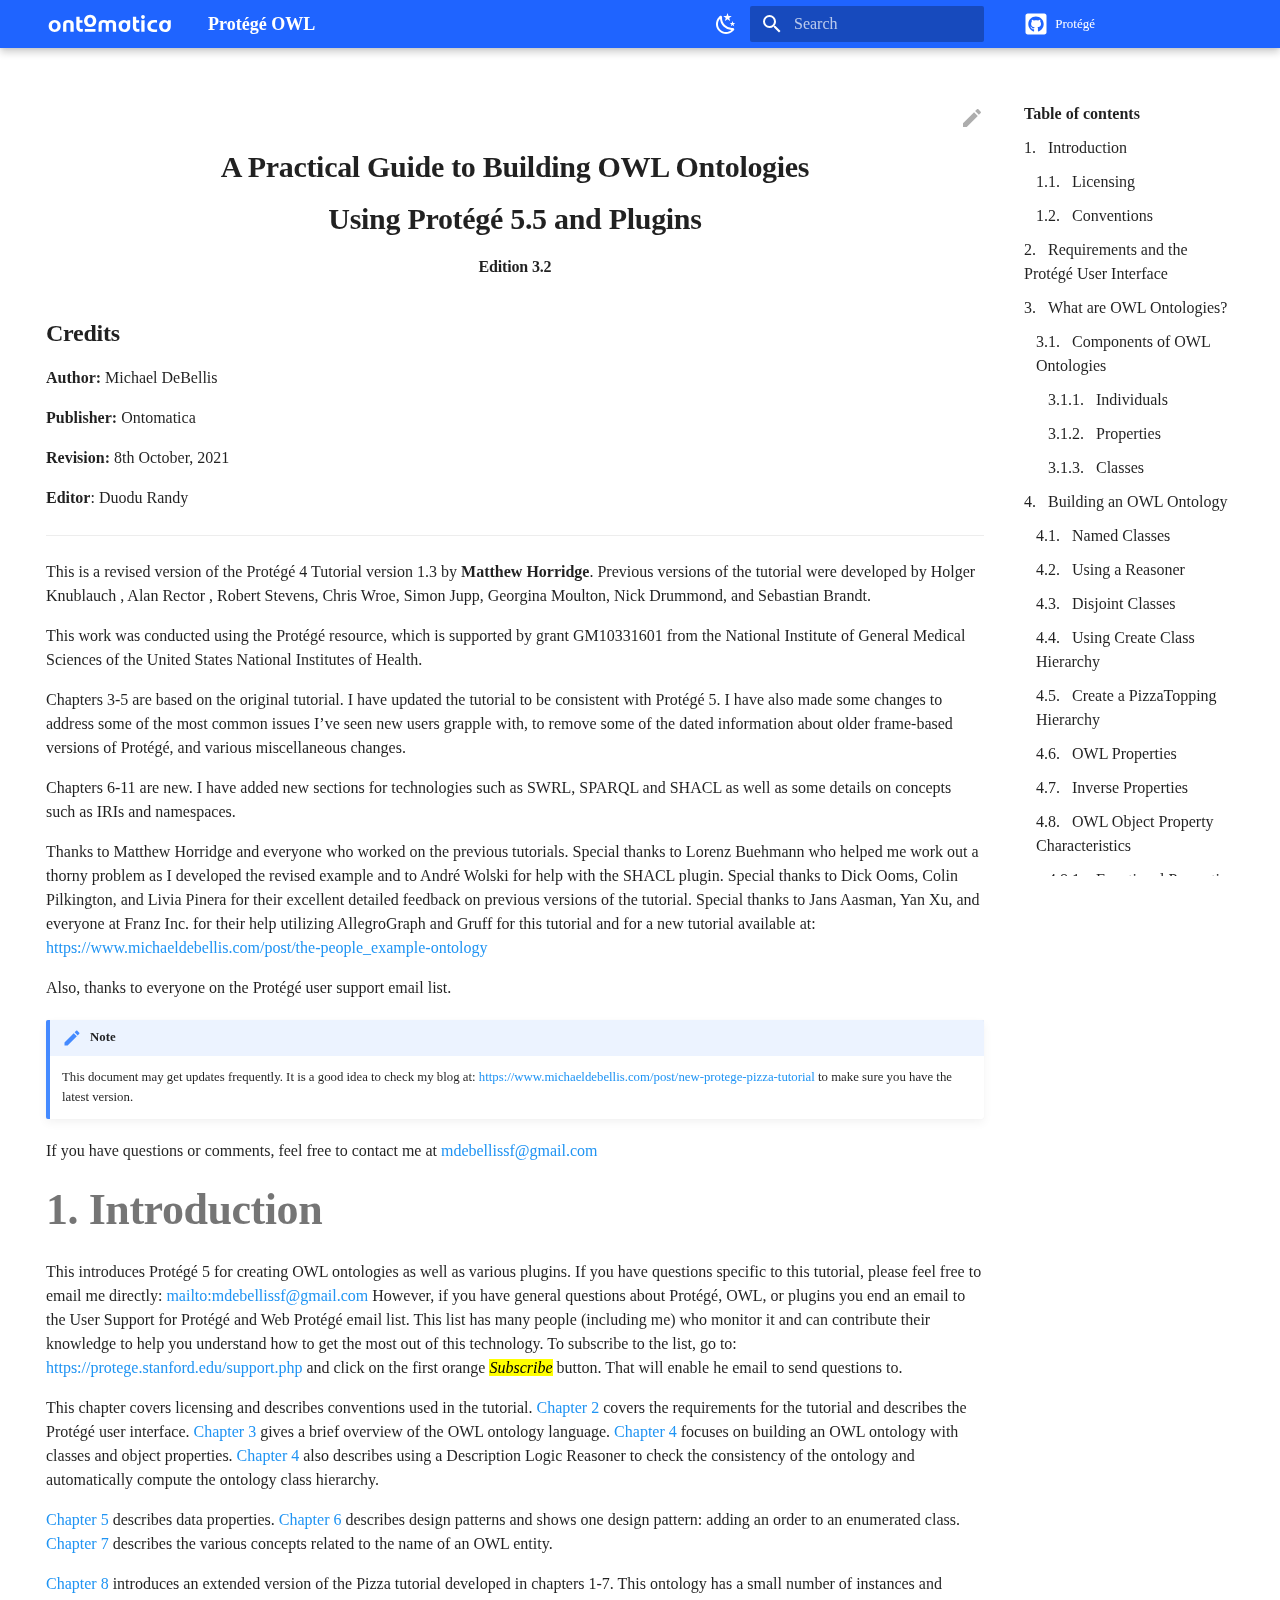
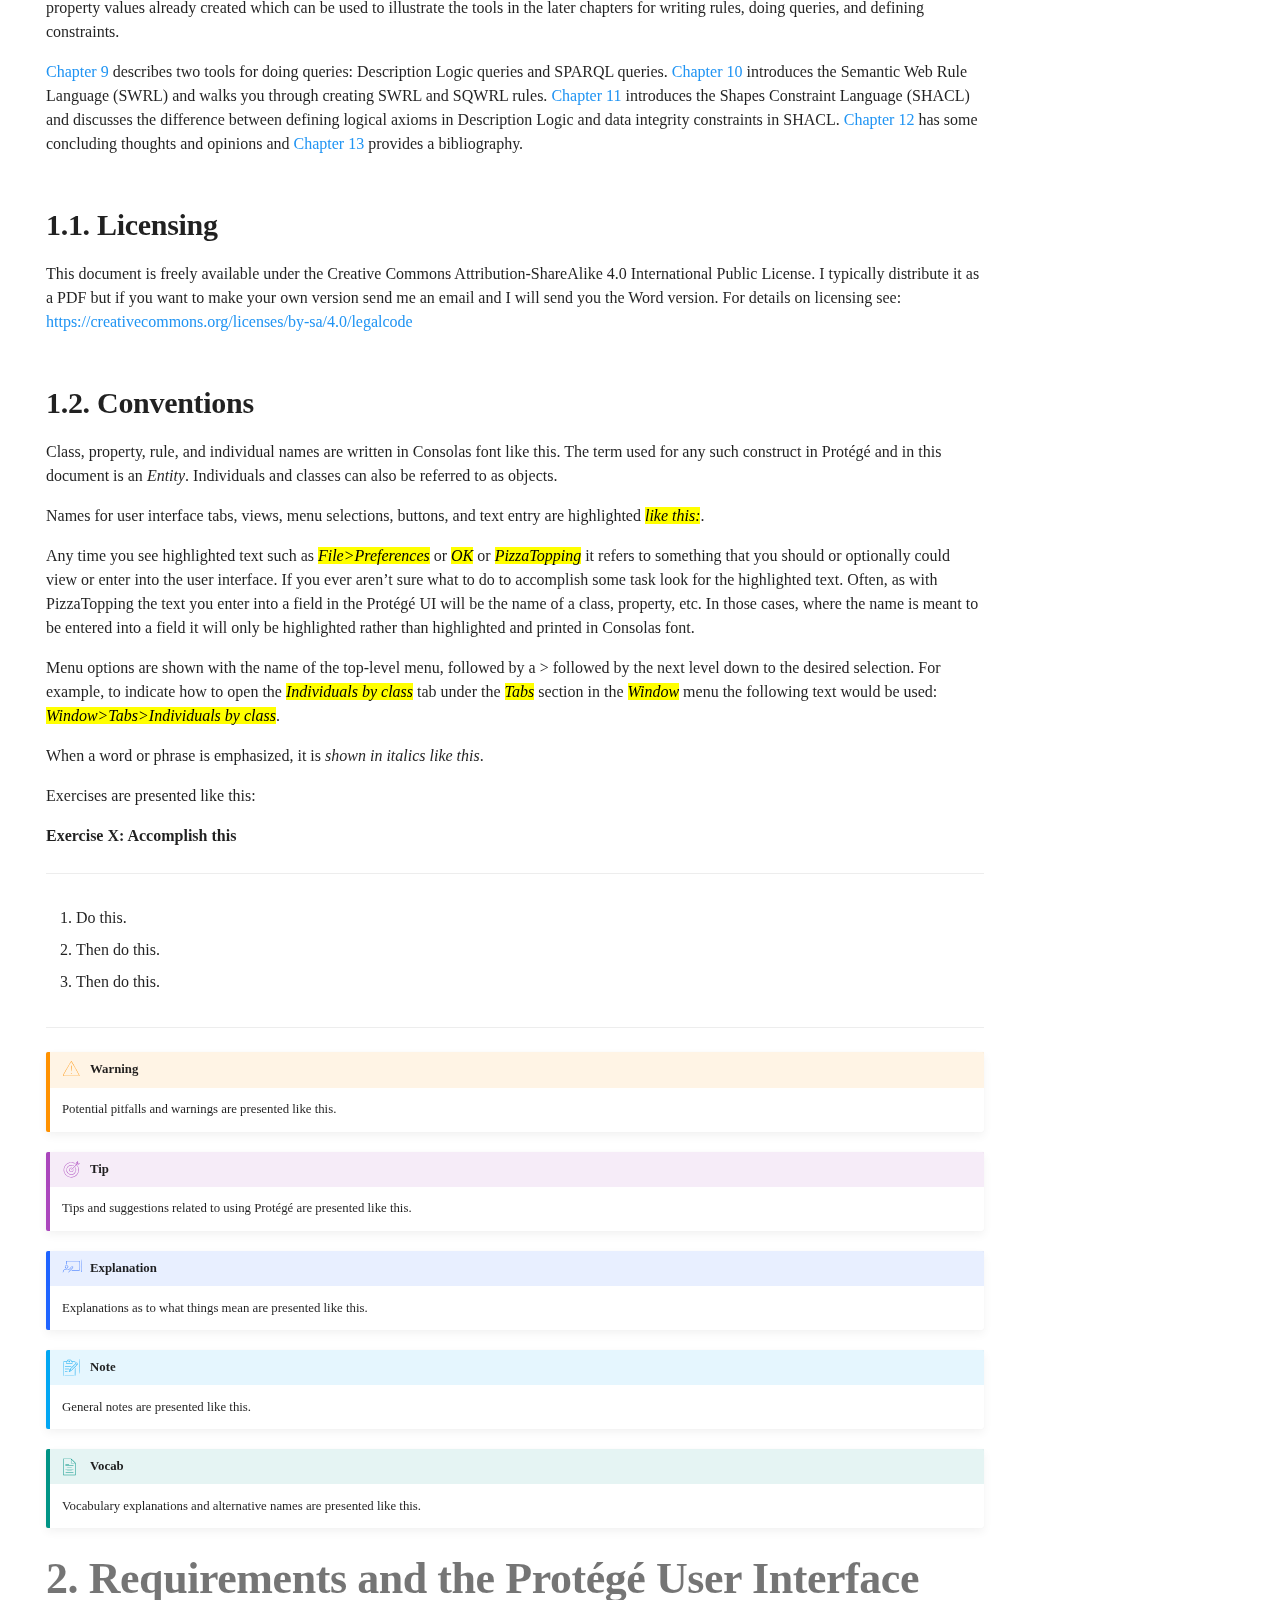
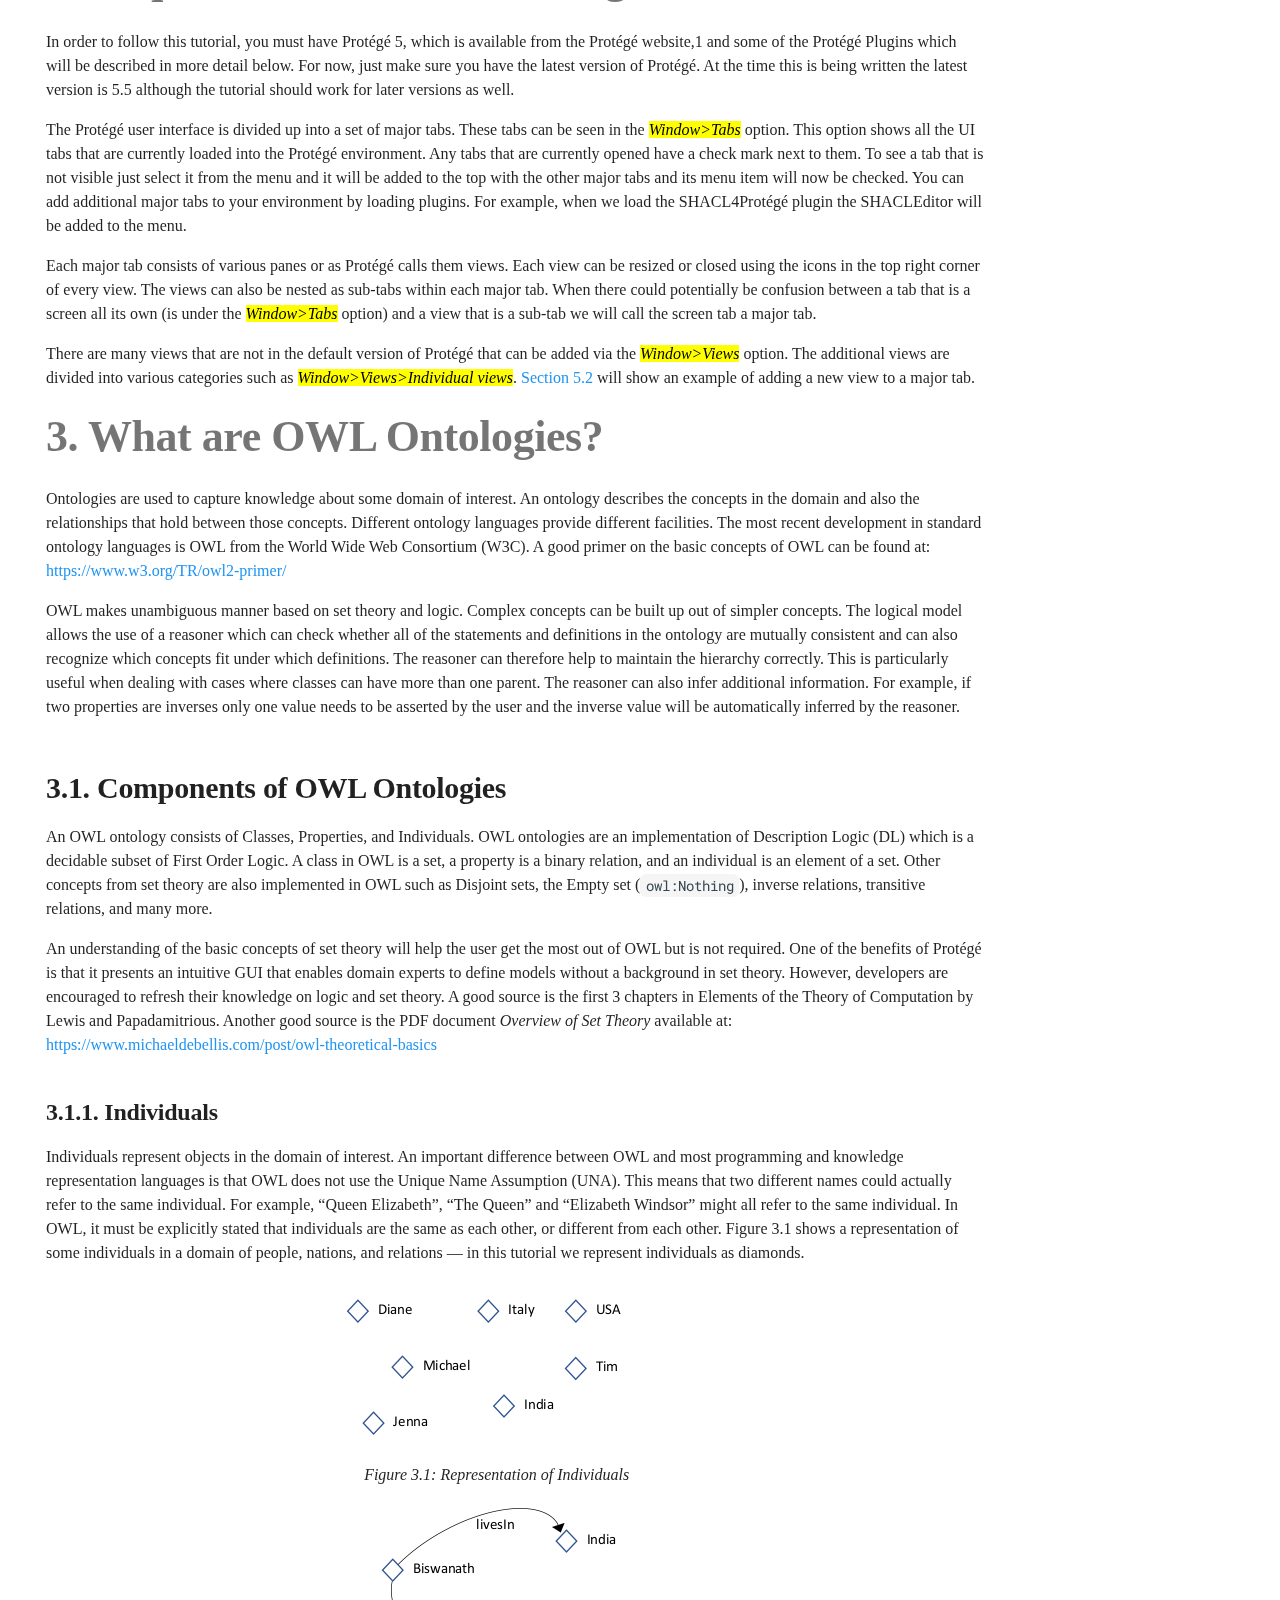
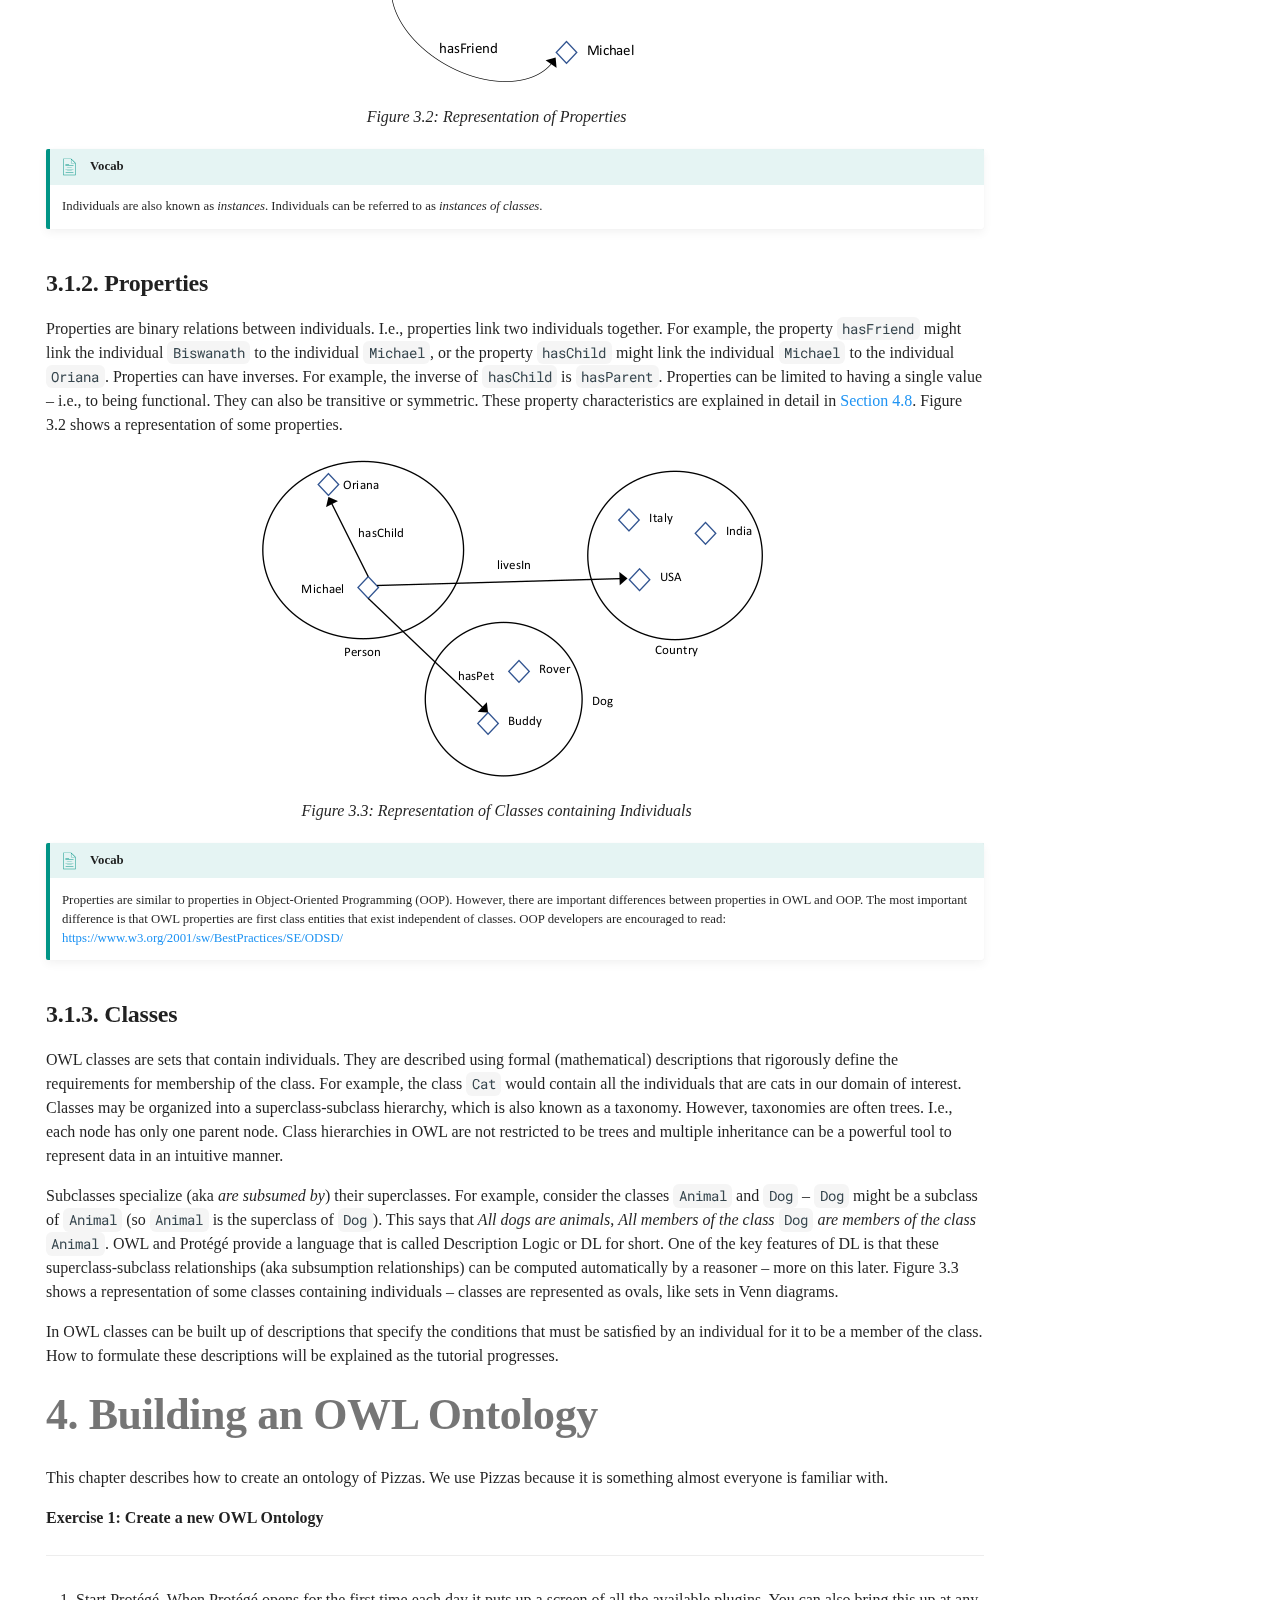
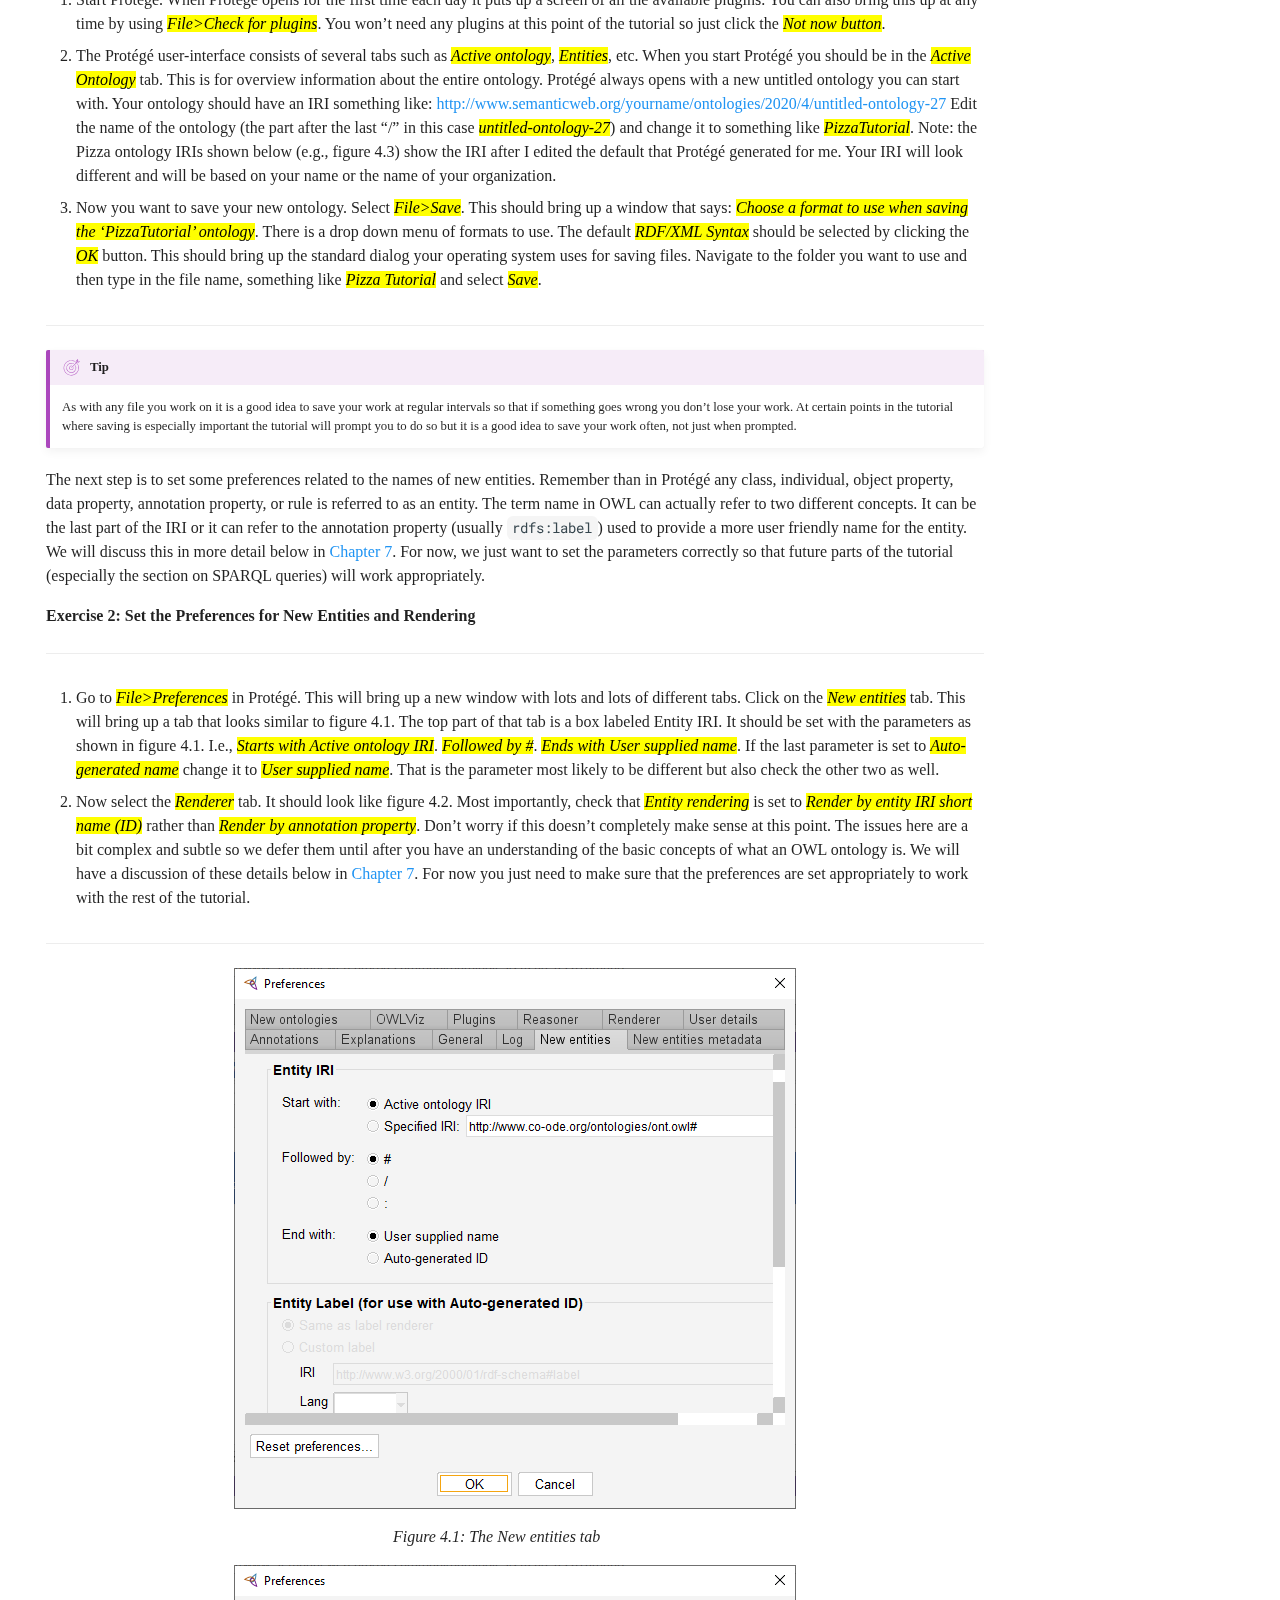
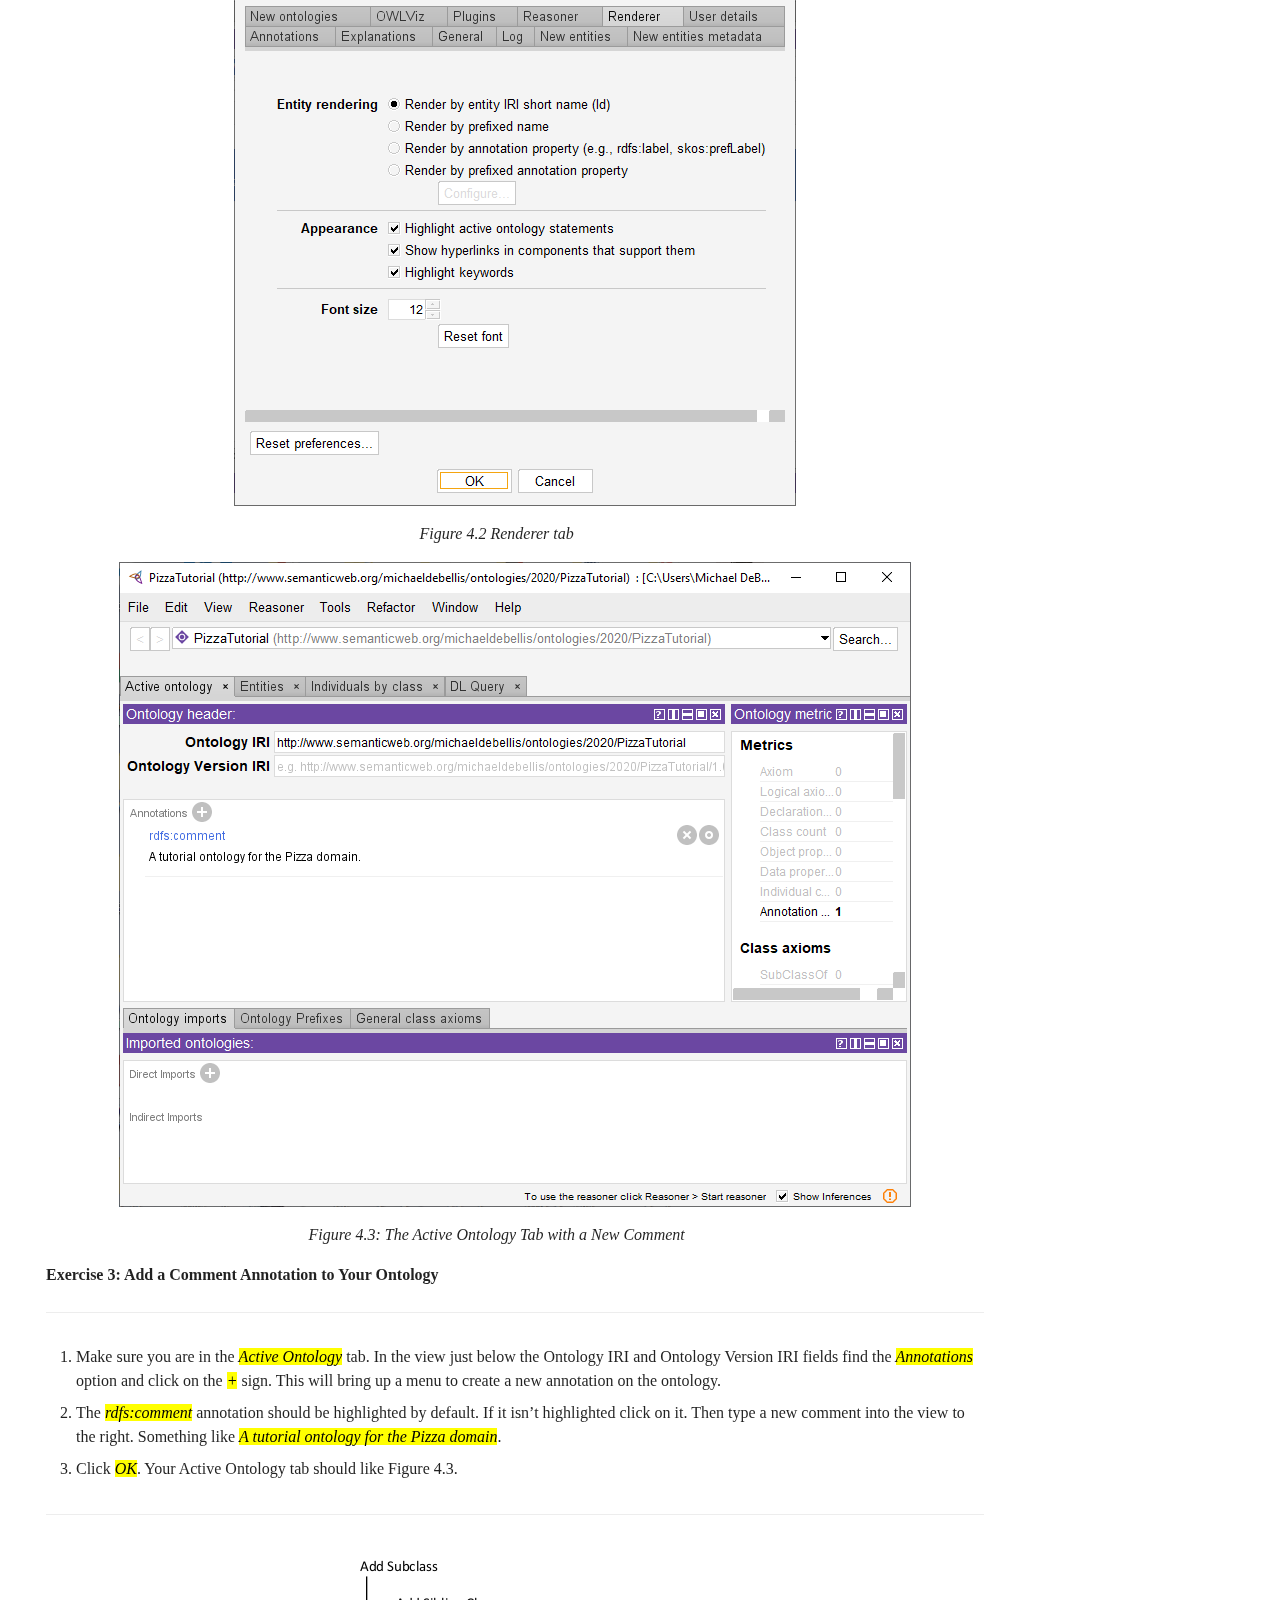
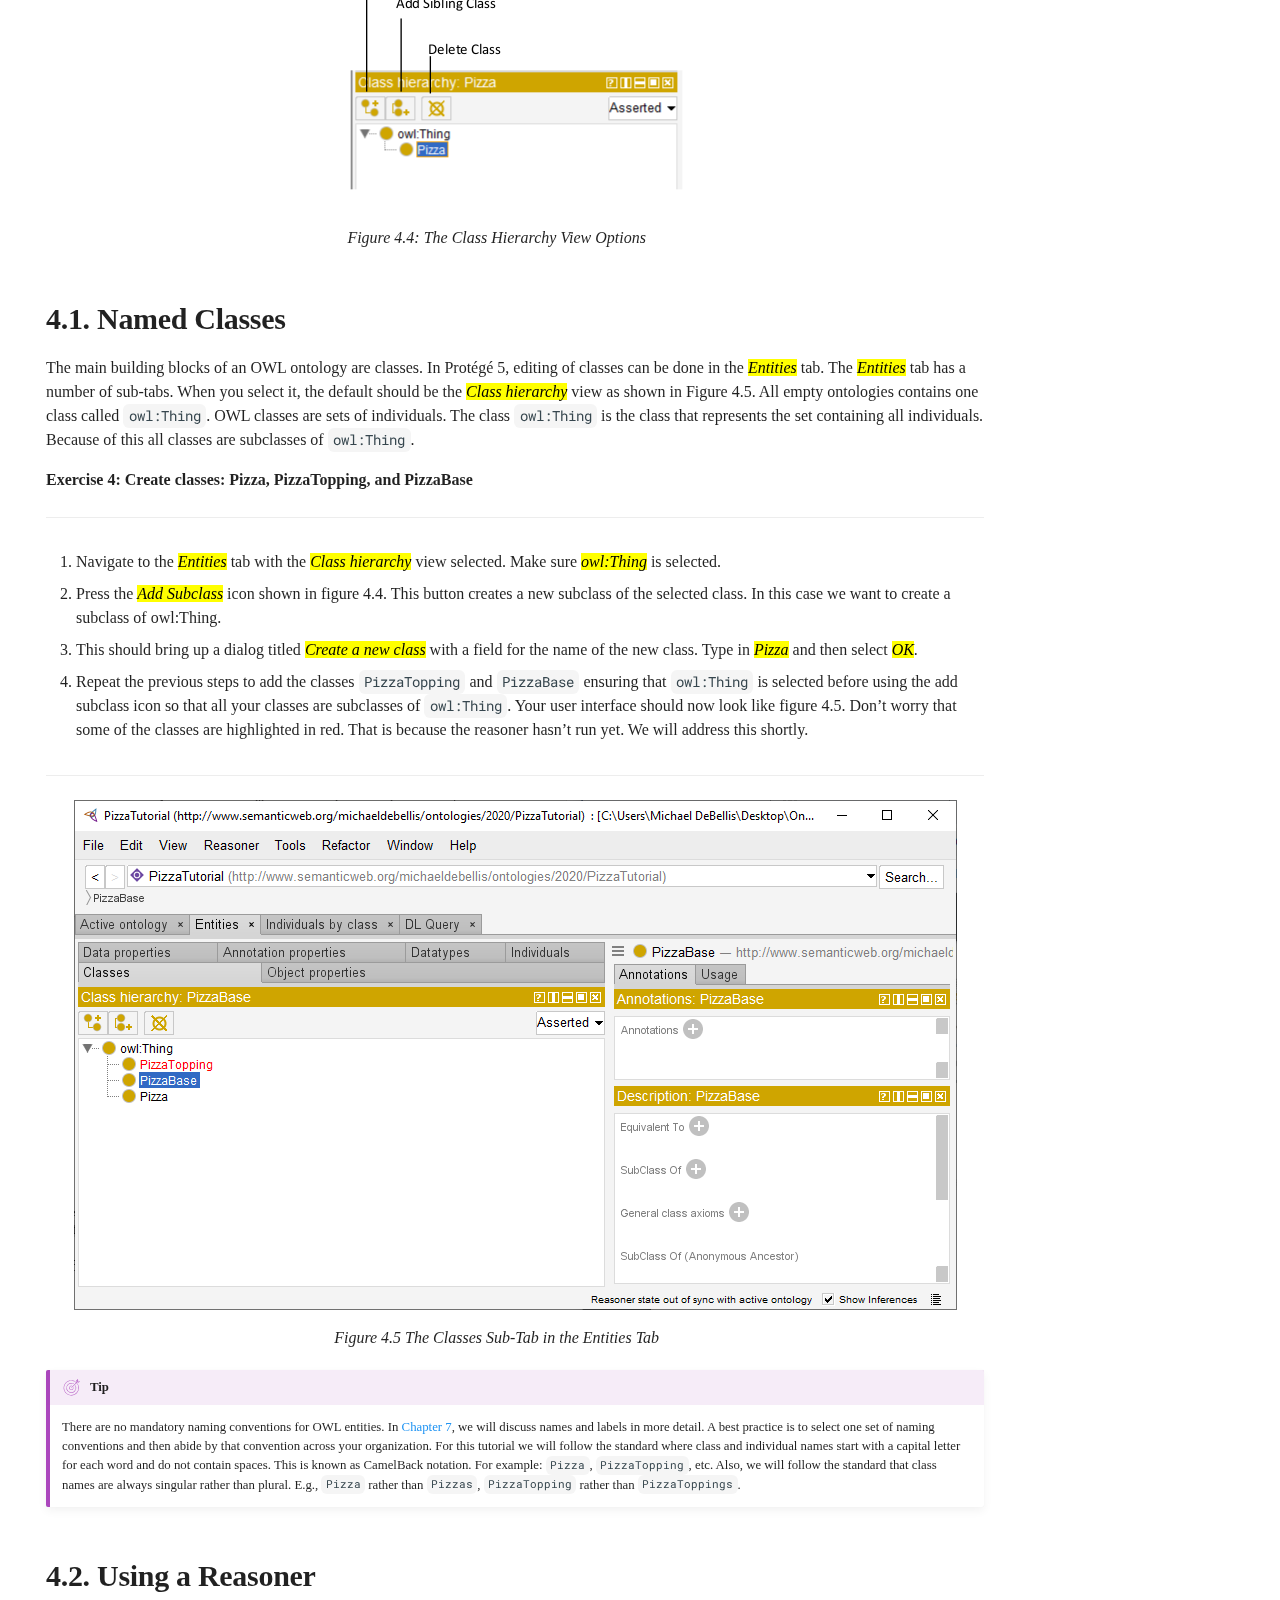
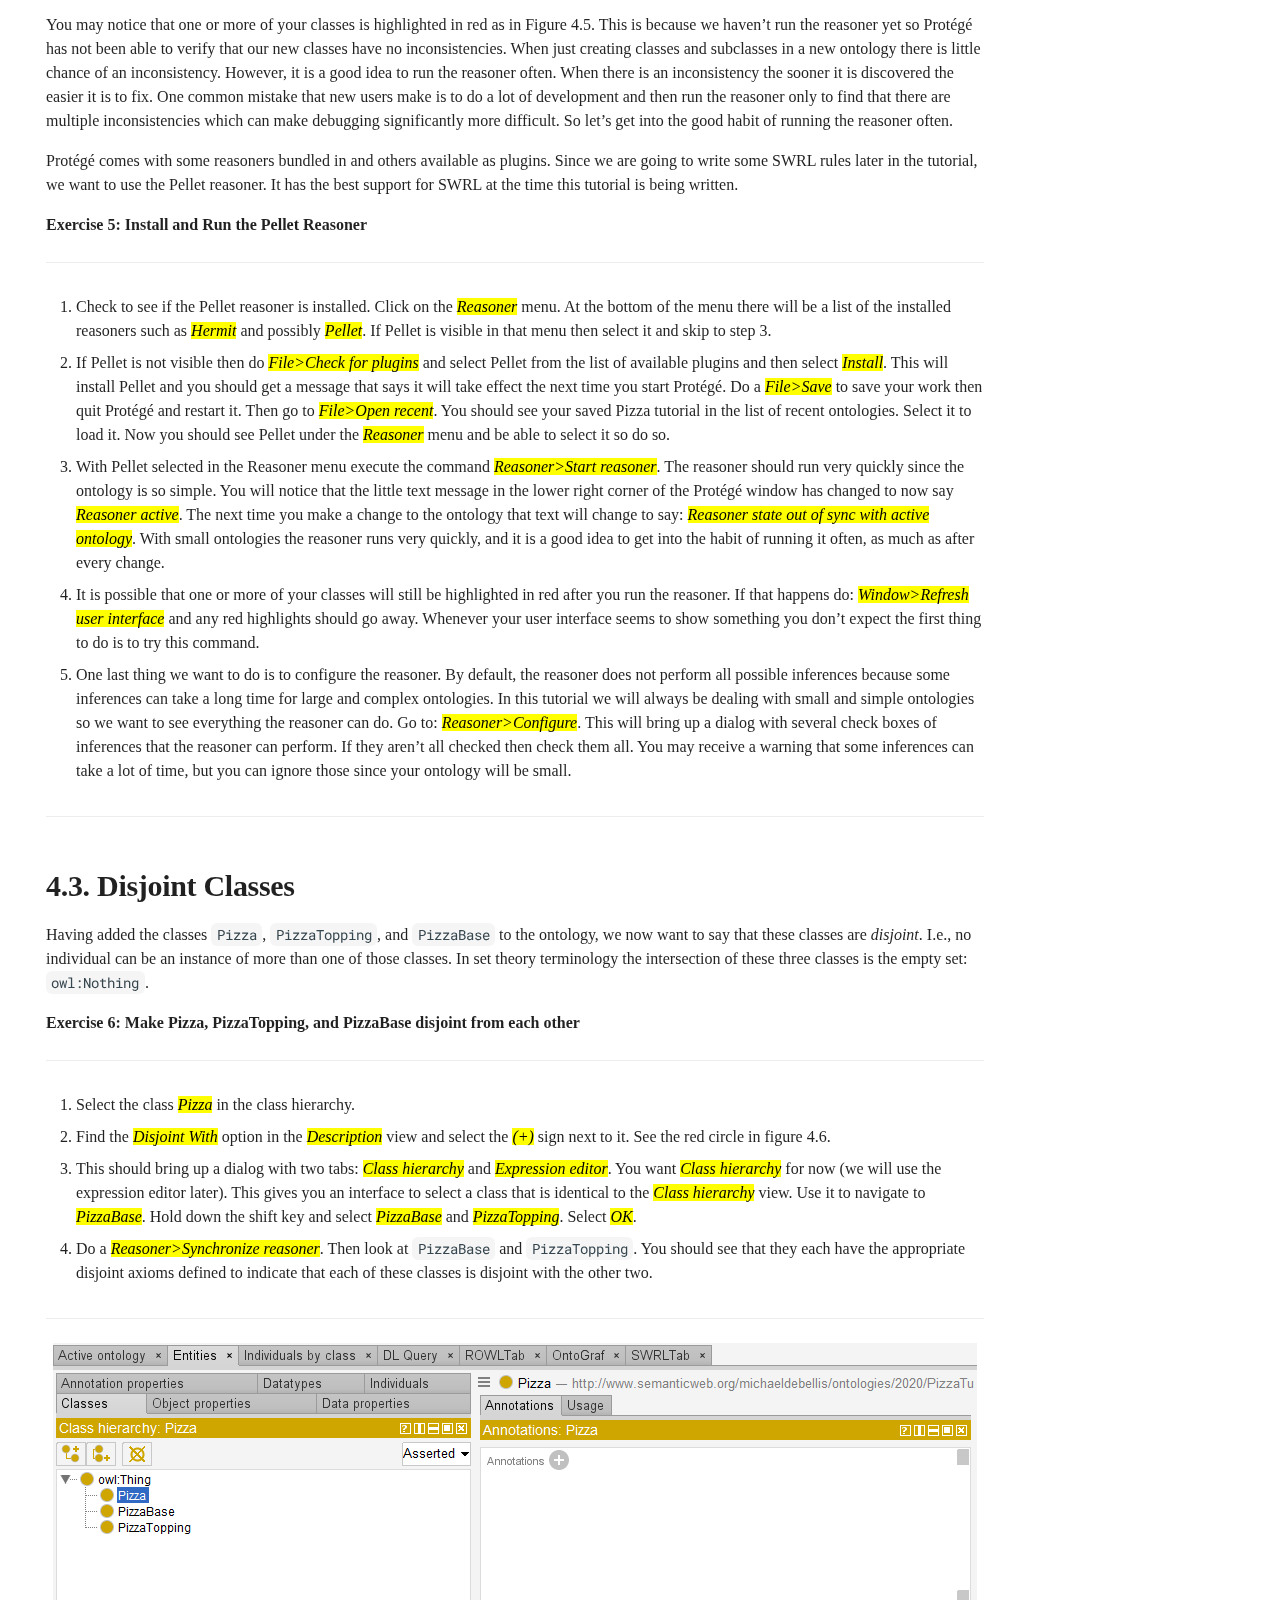
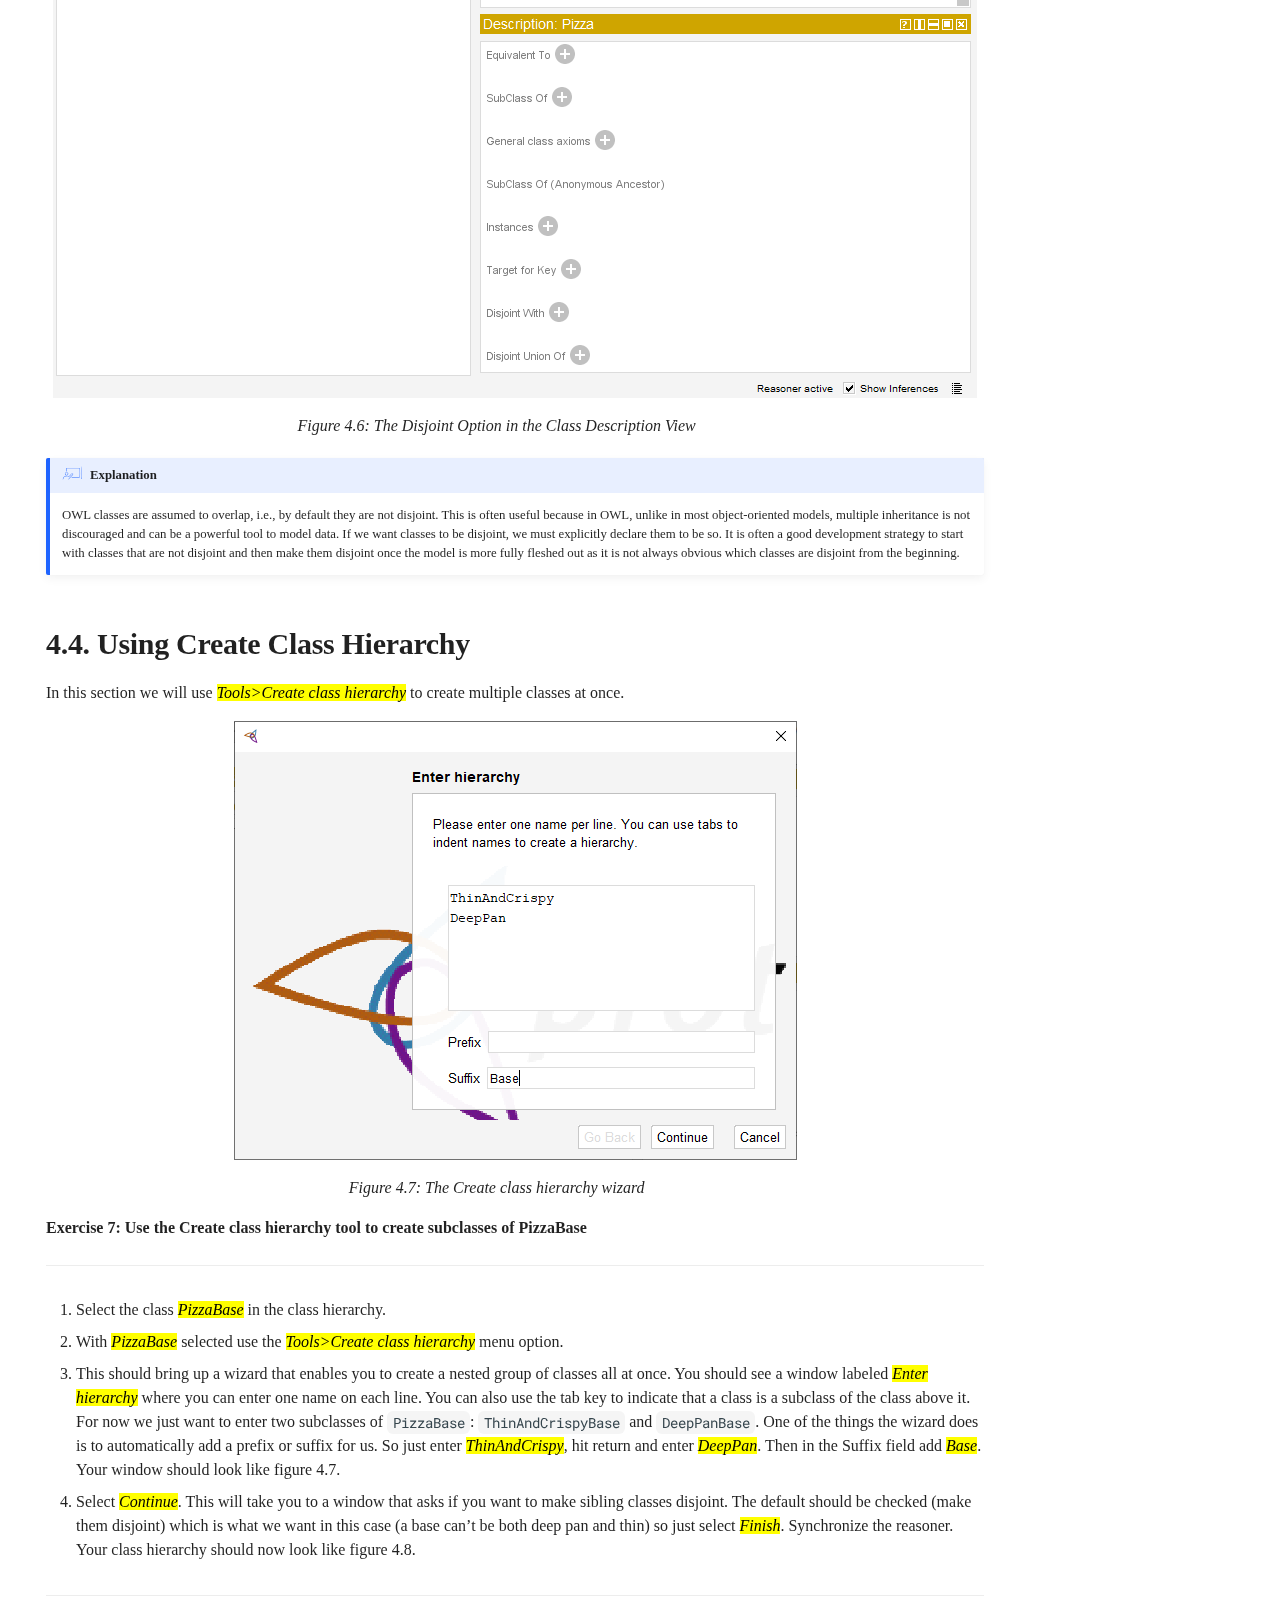
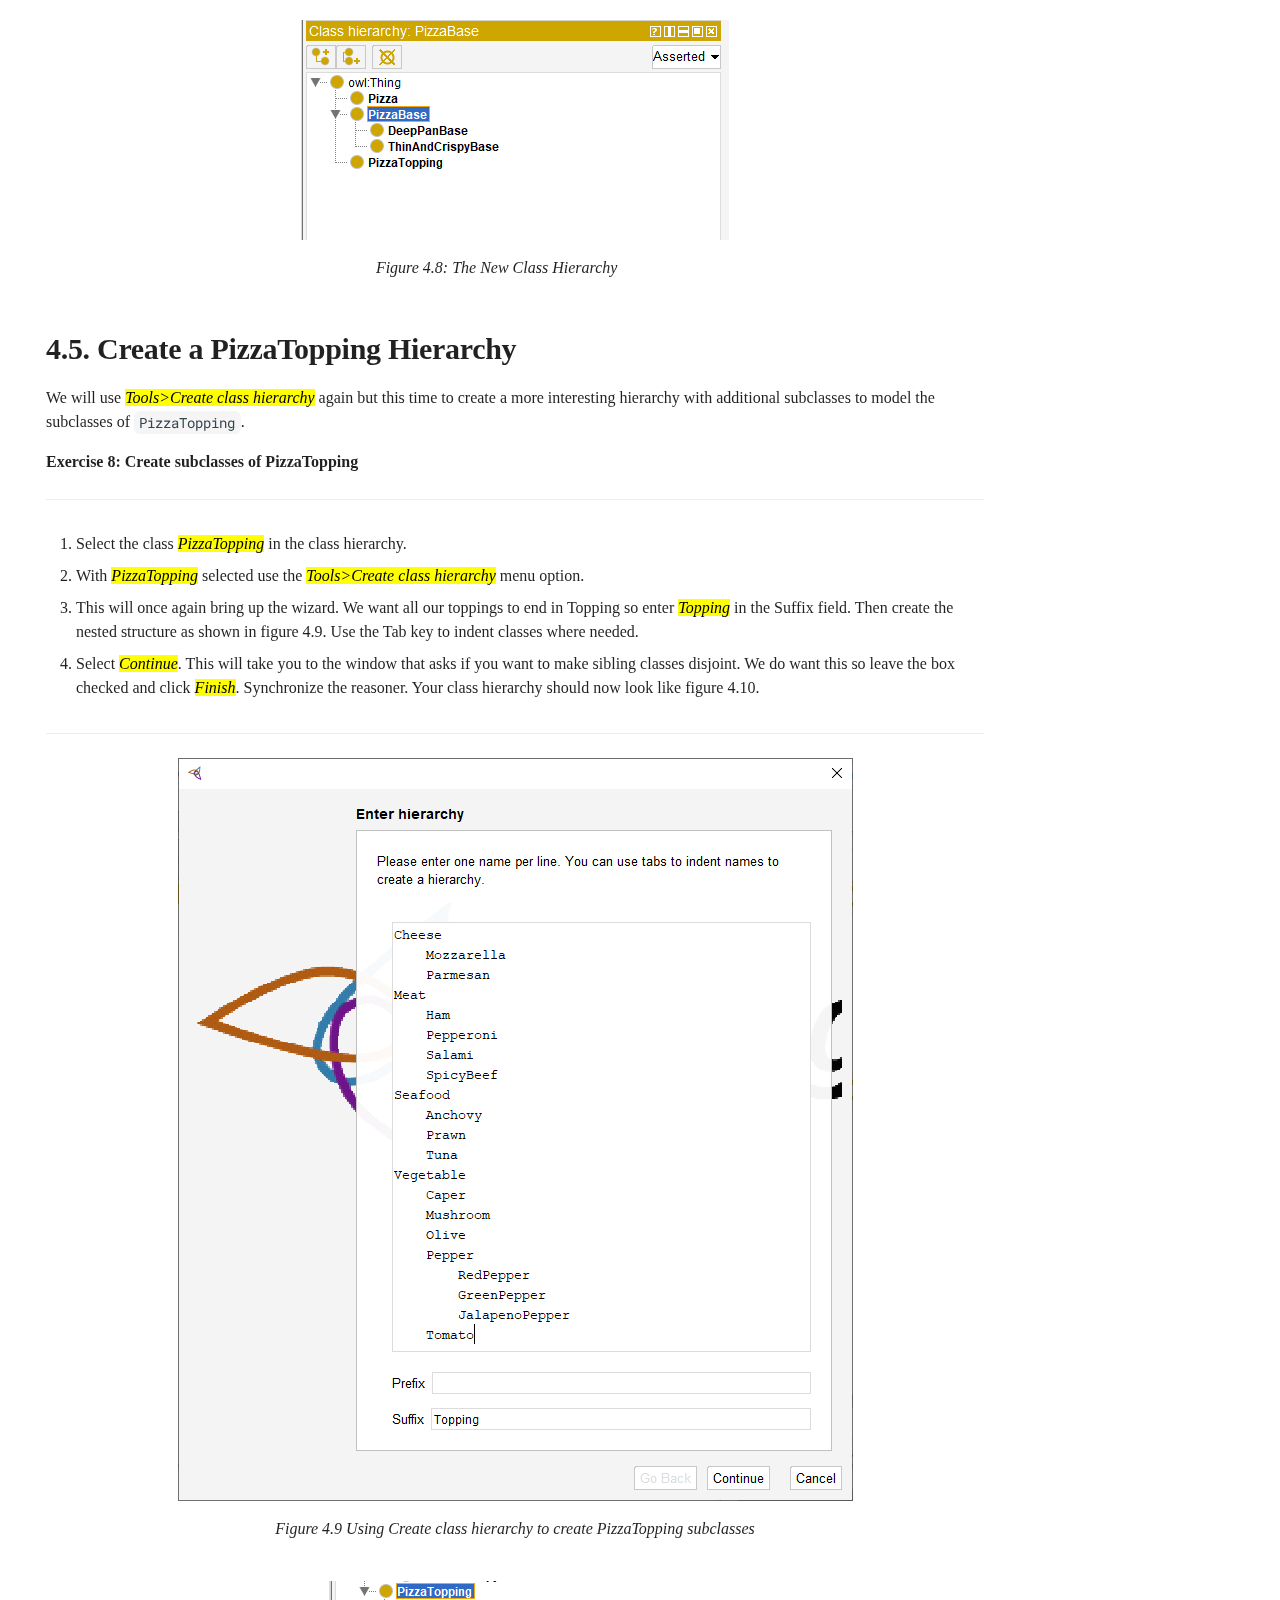
<file: index.html>
<!doctype html>
<html lang="en" class="no-js">
  <head>
    
      <meta charset="utf-8">
      <meta name="viewport" content="width=device-width,initial-scale=1">
      
      
      
      <link rel="icon" href="_static/onto-favicon.svg">
    
    
<title>Protégé OWL Docs</title>


      
        <title>Protégé OWL</title>
      
    
    
      <link rel="stylesheet" href="_static/stylesheets/main.8674dc46.min.css">
      
        
        <link rel="stylesheet" href="_static/stylesheets/palette.92c9fe4a.min.css">
        
      
    
    
    
      
        
        
        <link rel="preconnect" href="https://fonts.gstatic.com" crossorigin>
        <link rel="stylesheet" href="https://fonts.googleapis.com/css?family=Roboto:300,300i,400,400i,700,700i%7CRoboto+Mono:400,400i,700,700i&display=fallback">
        <style>:root{--md-text-font:"Roboto";--md-code-font:"Roboto Mono"}</style>
      
    
        <link rel="stylesheet" type="text/css" href="_static/copybutton.css" />
        <link rel="stylesheet" type="text/css" href="_static/design-style.b7bb847fb20b106c3d81b95245e65545.min.css" />
        <link rel="stylesheet" type="text/css" href="_static/custom.css" />
    <script>__md_scope=new URL(".",location),__md_get=(e,_=localStorage,t=__md_scope)=>JSON.parse(_.getItem(t.pathname+"."+e)),__md_set=(e,_,t=localStorage,a=__md_scope)=>{try{t.setItem(a.pathname+"."+e,JSON.stringify(_))}catch(e){}}</script>
    
      

    
    
  </head>
  
  
    
    
      
    
    
    
    
    <body dir="ltr" data-md-color-scheme="default" data-md-color-primary="blue" data-md-color-accent="teal">
  
    
    
      <script>var palette=__md_get("__palette");if(palette&&"object"==typeof palette.color)for(var key of Object.keys(palette.color))document.body.setAttribute("data-md-color-"+key,palette.color[key])</script>
    
    <input class="md-toggle" data-md-toggle="drawer" type="checkbox" id="__drawer" autocomplete="off">
    <input class="md-toggle" data-md-toggle="search" type="checkbox" id="__search" autocomplete="off">
    <label class="md-overlay" for="__drawer"></label>
    <div data-md-component="skip">
      
        
        <a href="#" class="md-skip">
          Skip to content
        </a>
      
    </div>
    <div data-md-component="announce">
      
    </div>
    
    
      

<header class="md-header" data-md-component="header">
  <nav class="md-header__inner md-grid" aria-label="Header">
    <a href="#" title="Protégé OWL" class="md-header__button md-logo" aria-label="Protégé OWL" data-md-component="logo">
      <img src="_static/onto-logo.svg" alt="logo">
    </a>
    <label class="md-header__button md-icon" for="__drawer">
      <svg xmlns="http://www.w3.org/2000/svg" viewBox="0 0 24 24"><path d="M3 6h18v2H3V6m0 5h18v2H3v-2m0 5h18v2H3v-2Z"/></svg>
    </label>
    <div class="md-header__title" data-md-component="header-title">
      <div class="md-header__ellipsis">
        <div class="md-header__topic">
          <span class="md-ellipsis">
            Protégé OWL
          </span>
        </div>
        <div class="md-header__topic" data-md-component="header-topic">
          <span class="md-ellipsis">
            
              1. Introduction
            
          </span>
        </div>
      </div>
    </div>
    
      <form class="md-header__option" data-md-component="palette">
        
          
          
          <input class="md-option" data-md-color-media="(prefers-color-scheme: light)" data-md-color-scheme="default" data-md-color-primary="blue" data-md-color-accent="teal"  aria-label="Switch to dark mode"  type="radio" name="__palette" id="__palette_1">
          
            <label class="md-header__button md-icon" title="Switch to dark mode" for="__palette_2" hidden>
              <svg xmlns="http://www.w3.org/2000/svg" viewBox="0 0 24 24"><path d="m17.75 4.09-2.53 1.94.91 3.06-2.63-1.81-2.63 1.81.91-3.06-2.53-1.94L12.44 4l1.06-3 1.06 3 3.19.09m3.5 6.91-1.64 1.25.59 1.98-1.7-1.17-1.7 1.17.59-1.98L15.75 11l2.06-.05L18.5 9l.69 1.95 2.06.05m-2.28 4.95c.83-.08 1.72 1.1 1.19 1.85-.32.45-.66.87-1.08 1.27C15.17 23 8.84 23 4.94 19.07c-3.91-3.9-3.91-10.24 0-14.14.4-.4.82-.76 1.27-1.08.75-.53 1.93.36 1.85 1.19-.27 2.86.69 5.83 2.89 8.02a9.96 9.96 0 0 0 8.02 2.89m-1.64 2.02a12.08 12.08 0 0 1-7.8-3.47c-2.17-2.19-3.33-5-3.49-7.82-2.81 3.14-2.7 7.96.31 10.98 3.02 3.01 7.84 3.12 10.98.31Z"/></svg>
            </label>
          
        
          
          
          <input class="md-option" data-md-color-media="(prefers-color-scheme: dark)" data-md-color-scheme="slate" data-md-color-primary="blue" data-md-color-accent="teal"  aria-label="Switch to light mode"  type="radio" name="__palette" id="__palette_2">
          
            <label class="md-header__button md-icon" title="Switch to light mode" for="__palette_1" hidden>
              <svg xmlns="http://www.w3.org/2000/svg" viewBox="0 0 24 24"><path d="M12 7a5 5 0 0 1 5 5 5 5 0 0 1-5 5 5 5 0 0 1-5-5 5 5 0 0 1 5-5m0 2a3 3 0 0 0-3 3 3 3 0 0 0 3 3 3 3 0 0 0 3-3 3 3 0 0 0-3-3m0-7 2.39 3.42C13.65 5.15 12.84 5 12 5c-.84 0-1.65.15-2.39.42L12 2M3.34 7l4.16-.35A7.2 7.2 0 0 0 5.94 8.5c-.44.74-.69 1.5-.83 2.29L3.34 7m.02 10 1.76-3.77a7.131 7.131 0 0 0 2.38 4.14L3.36 17M20.65 7l-1.77 3.79a7.023 7.023 0 0 0-2.38-4.15l4.15.36m-.01 10-4.14.36c.59-.51 1.12-1.14 1.54-1.86.42-.73.69-1.5.83-2.29L20.64 17M12 22l-2.41-3.44c.74.27 1.55.44 2.41.44.82 0 1.63-.17 2.37-.44L12 22Z"/></svg>
            </label>
          
        
      </form>
    
    
    
      <label class="md-header__button md-icon" for="__search">
        <svg xmlns="http://www.w3.org/2000/svg" viewBox="0 0 24 24"><path d="M9.5 3A6.5 6.5 0 0 1 16 9.5c0 1.61-.59 3.09-1.56 4.23l.27.27h.79l5 5-1.5 1.5-5-5v-.79l-.27-.27A6.516 6.516 0 0 1 9.5 16 6.5 6.5 0 0 1 3 9.5 6.5 6.5 0 0 1 9.5 3m0 2C7 5 5 7 5 9.5S7 14 9.5 14 14 12 14 9.5 12 5 9.5 5Z"/></svg>
      </label>
      <div class="md-search" data-md-component="search" role="dialog">
  <label class="md-search__overlay" for="__search"></label>
  <div class="md-search__inner" role="search">
    <form class="md-search__form" name="search">
      <input type="text" class="md-search__input" name="query" aria-label="Search" placeholder="Search" autocapitalize="off" autocorrect="off" autocomplete="off" spellcheck="false" data-md-component="search-query" required>
      <label class="md-search__icon md-icon" for="__search">
        <svg xmlns="http://www.w3.org/2000/svg" viewBox="0 0 24 24"><path d="M9.5 3A6.5 6.5 0 0 1 16 9.5c0 1.61-.59 3.09-1.56 4.23l.27.27h.79l5 5-1.5 1.5-5-5v-.79l-.27-.27A6.516 6.516 0 0 1 9.5 16 6.5 6.5 0 0 1 3 9.5 6.5 6.5 0 0 1 9.5 3m0 2C7 5 5 7 5 9.5S7 14 9.5 14 14 12 14 9.5 12 5 9.5 5Z"/></svg>
        <svg xmlns="http://www.w3.org/2000/svg" viewBox="0 0 24 24"><path d="M20 11v2H8l5.5 5.5-1.42 1.42L4.16 12l7.92-7.92L13.5 5.5 8 11h12Z"/></svg>
      </label>
      <nav class="md-search__options" aria-label="Search">
        
          <a href="javascript:void(0)" class="md-search__icon md-icon" aria-label="Share" data-clipboard data-clipboard-text="" data-md-component="search-share" tabindex="-1">
            <svg xmlns="http://www.w3.org/2000/svg" viewBox="0 0 24 24"><path d="M18 16.08c-.76 0-1.44.3-1.96.77L8.91 12.7c.05-.23.09-.46.09-.7 0-.24-.04-.47-.09-.7l7.05-4.11c.54.5 1.25.81 2.04.81a3 3 0 0 0 3-3 3 3 0 0 0-3-3 3 3 0 0 0-3 3c0 .24.04.47.09.7L8.04 9.81C7.5 9.31 6.79 9 6 9a3 3 0 0 0-3 3 3 3 0 0 0 3 3c.79 0 1.5-.31 2.04-.81l7.12 4.15c-.05.21-.08.43-.08.66 0 1.61 1.31 2.91 2.92 2.91 1.61 0 2.92-1.3 2.92-2.91A2.92 2.92 0 0 0 18 16.08Z"/></svg>
          </a>
        
        <button type="reset" class="md-search__icon md-icon" aria-label="Clear" tabindex="-1">
          <svg xmlns="http://www.w3.org/2000/svg" viewBox="0 0 24 24"><path d="M19 6.41 17.59 5 12 10.59 6.41 5 5 6.41 10.59 12 5 17.59 6.41 19 12 13.41 17.59 19 19 17.59 13.41 12 19 6.41Z"/></svg>
        </button>
      </nav>
      
    </form>
    <div class="md-search__output">
      <div class="md-search__scrollwrap" data-md-scrollfix>
        <div class="md-search-result" data-md-component="search-result">
          <div class="md-search-result__meta">
            Initializing search
          </div>
          <ol class="md-search-result__list"></ol>
        </div>
      </div>
    </div>
  </div>
</div>
    
    
      <div class="md-header__source">
        <a href="https://github.com/iSOLveIT/protege_owl" title="Go to repository" class="md-source" data-md-component="source">
  <div class="md-source__icon md-icon">
    
    <svg xmlns="http://www.w3.org/2000/svg" viewBox="0 0 448 512"><!--! Font Awesome Free 6.1.1 by @fontawesome - https://fontawesome.com License - https://fontawesome.com/license/free (Icons: CC BY 4.0, Fonts: SIL OFL 1.1, Code: MIT License) Copyright 2022 Fonticons, Inc.--><path d="M400 32H48C21.5 32 0 53.5 0 80v352c0 26.5 21.5 48 48 48h352c26.5 0 48-21.5 48-48V80c0-26.5-21.5-48-48-48zM277.3 415.7c-8.4 1.5-11.5-3.7-11.5-8 0-5.4.2-33 .2-55.3 0-15.6-5.2-25.5-11.3-30.7 37-4.1 76-9.2 76-73.1 0-18.2-6.5-27.3-17.1-39 1.7-4.3 7.4-22-1.7-45-13.9-4.3-45.7 17.9-45.7 17.9-13.2-3.7-27.5-5.6-41.6-5.6-14.1 0-28.4 1.9-41.6 5.6 0 0-31.8-22.2-45.7-17.9-9.1 22.9-3.5 40.6-1.7 45-10.6 11.7-15.6 20.8-15.6 39 0 63.6 37.3 69 74.3 73.1-4.8 4.3-9.1 11.7-10.6 22.3-9.5 4.3-33.8 11.7-48.3-13.9-9.1-15.8-25.5-17.1-25.5-17.1-16.2-.2-1.1 10.2-1.1 10.2 10.8 5 18.4 24.2 18.4 24.2 9.7 29.7 56.1 19.7 56.1 19.7 0 13.9.2 36.5.2 40.6 0 4.3-3 9.5-11.5 8-66-22.1-112.2-84.9-112.2-158.3 0-91.8 70.2-161.5 162-161.5S388 165.6 388 257.4c.1 73.4-44.7 136.3-110.7 158.3zm-98.1-61.1c-1.9.4-3.7-.4-3.9-1.7-.2-1.5 1.1-2.8 3-3.2 1.9-.2 3.7.6 3.9 1.9.3 1.3-1 2.6-3 3zm-9.5-.9c0 1.3-1.5 2.4-3.5 2.4-2.2.2-3.7-.9-3.7-2.4 0-1.3 1.5-2.4 3.5-2.4 1.9-.2 3.7.9 3.7 2.4zm-13.7-1.1c-.4 1.3-2.4 1.9-4.1 1.3-1.9-.4-3.2-1.9-2.8-3.2.4-1.3 2.4-1.9 4.1-1.5 2 .6 3.3 2.1 2.8 3.4zm-12.3-5.4c-.9 1.1-2.8.9-4.3-.6-1.5-1.3-1.9-3.2-.9-4.1.9-1.1 2.8-.9 4.3.6 1.3 1.3 1.8 3.3.9 4.1zm-9.1-9.1c-.9.6-2.6 0-3.7-1.5s-1.1-3.2 0-3.9c1.1-.9 2.8-.2 3.7 1.3 1.1 1.5 1.1 3.3 0 4.1zm-6.5-9.7c-.9.9-2.4.4-3.5-.6-1.1-1.3-1.3-2.8-.4-3.5.9-.9 2.4-.4 3.5.6 1.1 1.3 1.3 2.8.4 3.5zm-6.7-7.4c-.4.9-1.7 1.1-2.8.4-1.3-.6-1.9-1.7-1.5-2.6.4-.6 1.5-.9 2.8-.4 1.3.7 1.9 1.8 1.5 2.6z"/></svg>
  </div>
  <div class="md-source__repository">
    Protégé
  </div>
</a>
      </div>
    
  </nav>
  
</header>
    
    <div class="md-container" data-md-component="container">
      
      
      
      
        
          
        
      
      <main class="md-main" data-md-component="main">
        <div class="md-main__inner md-grid">
          
            
            
              
              <div class="md-sidebar md-sidebar--secondary" data-md-component="sidebar" data-md-type="toc" >
                <div class="md-sidebar__scrollwrap">
                  <div class="md-sidebar__inner">
                    

<nav class="md-nav md-nav--secondary">
  
  
    <label class="md-nav__title" for="__toc">
      <span class="md-nav__icon md-icon"></span>
      Table of contents
    </label>
    <ul class="md-nav__list" data-md-component="toc" data-md-scrollfix>
      
        <li class="md-nav__item">
  <a href="#" class="md-nav__link">
    <span title="index (document)" class="md-ellipsis">1.<wbr>   Introduction</span>
  </a>
  
    <nav class="md-nav" aria-label="1.   Introduction">
      <ul class="md-nav__list">
        
          <li class="md-nav__item">
  <a href="#licensing" class="md-nav__link">
    <span class="md-ellipsis">1.<wbr>1.<wbr>   Licensing</span>
  </a>
  
</li>
        
          <li class="md-nav__item">
  <a href="#conventions" class="md-nav__link">
    <span class="md-ellipsis">1.<wbr>2.<wbr>   Conventions</span>
  </a>
  
</li>
        
      </ul>
    </nav>
  
</li>
      
        <li class="md-nav__item">
  <a href="#requirements-and-the-protege-user-interface" class="md-nav__link">
    <span class="md-ellipsis">2.<wbr>   Requirements and the Protégé User Interface</span>
  </a>
  
</li>
      
        <li class="md-nav__item">
  <a href="#what-are-owl-ontologies" class="md-nav__link">
    <span class="md-ellipsis">3.<wbr>   What are OWL Ontologies?</span>
  </a>
  
    <nav class="md-nav" aria-label="3.   What are OWL Ontologies?">
      <ul class="md-nav__list">
        
          <li class="md-nav__item">
  <a href="#components-of-owl-ontologies" class="md-nav__link">
    <span class="md-ellipsis">3.<wbr>1.<wbr>   Components of OWL Ontologies</span>
  </a>
  
    <nav class="md-nav" aria-label="3.1.   Components of OWL Ontologies">
      <ul class="md-nav__list">
        
          <li class="md-nav__item">
  <a href="#individuals" class="md-nav__link">
    <span class="md-ellipsis">3.<wbr>1.<wbr>1.<wbr>   Individuals</span>
  </a>
  
</li>
        
          <li class="md-nav__item">
  <a href="#properties" class="md-nav__link">
    <span class="md-ellipsis">3.<wbr>1.<wbr>2.<wbr>   Properties</span>
  </a>
  
</li>
        
          <li class="md-nav__item">
  <a href="#classes" class="md-nav__link">
    <span class="md-ellipsis">3.<wbr>1.<wbr>3.<wbr>   Classes</span>
  </a>
  
</li>
        
      </ul>
    </nav>
  
</li>
        
      </ul>
    </nav>
  
</li>
      
        <li class="md-nav__item">
  <a href="#building-an-owl-ontology" class="md-nav__link">
    <span class="md-ellipsis">4.<wbr>   Building an OWL Ontology</span>
  </a>
  
    <nav class="md-nav" aria-label="4.   Building an OWL Ontology">
      <ul class="md-nav__list">
        
          <li class="md-nav__item">
  <a href="#named-classes" class="md-nav__link">
    <span class="md-ellipsis">4.<wbr>1.<wbr>   Named Classes</span>
  </a>
  
</li>
        
          <li class="md-nav__item">
  <a href="#using-a-reasoner" class="md-nav__link">
    <span class="md-ellipsis">4.<wbr>2.<wbr>   Using a Reasoner</span>
  </a>
  
</li>
        
          <li class="md-nav__item">
  <a href="#disjoint-classes" class="md-nav__link">
    <span class="md-ellipsis">4.<wbr>3.<wbr>   Disjoint Classes</span>
  </a>
  
</li>
        
          <li class="md-nav__item">
  <a href="#using-create-class-hierarchy" class="md-nav__link">
    <span class="md-ellipsis">4.<wbr>4.<wbr>   Using Create Class Hierarchy</span>
  </a>
  
</li>
        
          <li class="md-nav__item">
  <a href="#create-a-pizzatopping-hierarchy" class="md-nav__link">
    <span class="md-ellipsis">4.<wbr>5.<wbr>   Create a Pizza<wbr>Topping Hierarchy</span>
  </a>
  
</li>
        
          <li class="md-nav__item">
  <a href="#owl-properties" class="md-nav__link">
    <span class="md-ellipsis">4.<wbr>6.<wbr>   OWL Properties</span>
  </a>
  
</li>
        
          <li class="md-nav__item">
  <a href="#inverse-properties" class="md-nav__link">
    <span class="md-ellipsis">4.<wbr>7.<wbr>   Inverse Properties</span>
  </a>
  
</li>
        
          <li class="md-nav__item">
  <a href="#owl-object-property-characteristics" class="md-nav__link">
    <span class="md-ellipsis">4.<wbr>8.<wbr>   OWL Object Property Characteristics</span>
  </a>
  
    <nav class="md-nav" aria-label="4.8.   OWL Object Property Characteristics">
      <ul class="md-nav__list">
        
          <li class="md-nav__item">
  <a href="#functional-properties" class="md-nav__link">
    <span class="md-ellipsis">4.<wbr>8.<wbr>1.<wbr>   Functional Properties</span>
  </a>
  
</li>
        
          <li class="md-nav__item">
  <a href="#inverse-functional-properties" class="md-nav__link">
    <span class="md-ellipsis">4.<wbr>8.<wbr>2.<wbr>   Inverse Functional Properties</span>
  </a>
  
</li>
        
          <li class="md-nav__item">
  <a href="#transitive-properties" class="md-nav__link">
    <span class="md-ellipsis">4.<wbr>8.<wbr>3.<wbr>   Transitive Properties</span>
  </a>
  
</li>
        
          <li class="md-nav__item">
  <a href="#symmetric-and-asymmetric-properties" class="md-nav__link">
    <span class="md-ellipsis">4.<wbr>8.<wbr>4.<wbr>   Symmetric and Asymmetric Properties</span>
  </a>
  
</li>
        
          <li class="md-nav__item">
  <a href="#reflexive-and-irreflexive-properties" class="md-nav__link">
    <span class="md-ellipsis">4.<wbr>8.<wbr>5.<wbr>   Reflexive and Irreflexive Properties</span>
  </a>
  
</li>
        
          <li class="md-nav__item">
  <a href="#reasoners-automatically-enforce-property-characteristics" class="md-nav__link">
    <span class="md-ellipsis">4.<wbr>8.<wbr>6.<wbr>   Reasoners Automatically Enforce Property Characteristics</span>
  </a>
  
</li>
        
      </ul>
    </nav>
  
</li>
        
          <li class="md-nav__item">
  <a href="#owl-property-domains-and-ranges" class="md-nav__link">
    <span class="md-ellipsis">4.<wbr>9.<wbr>   OWL Property Domains and Ranges</span>
  </a>
  
</li>
        
          <li class="md-nav__item">
  <a href="#describing-and-defining-classes" class="md-nav__link">
    <span class="md-ellipsis">4.<wbr>10.<wbr>   Describing and Defining Classes</span>
  </a>
  
    <nav class="md-nav" aria-label="4.10.   Describing and Defining Classes">
      <ul class="md-nav__list">
        
          <li class="md-nav__item">
  <a href="#property-restrictions" class="md-nav__link">
    <span class="md-ellipsis">4.<wbr>10.<wbr>1.<wbr>   Property restrictions</span>
  </a>
  
</li>
        
          <li class="md-nav__item">
  <a href="#existential-restrictions" class="md-nav__link">
    <span class="md-ellipsis">4.<wbr>10.<wbr>2.<wbr>   Existential Restrictions</span>
  </a>
  
</li>
        
          <li class="md-nav__item">
  <a href="#creating-subclasses-of-pizza" class="md-nav__link">
    <span class="md-ellipsis">4.<wbr>10.<wbr>3.<wbr>   Creating Subclasses of Pizza</span>
  </a>
  
</li>
        
          <li class="md-nav__item">
  <a href="#detecting-a-class-that-can-t-have-members" class="md-nav__link">
    <span class="md-ellipsis">4.<wbr>10.<wbr>4.<wbr>   Detecting a Class that can’t Have Members</span>
  </a>
  
</li>
        
      </ul>
    </nav>
  
</li>
        
          <li class="md-nav__item">
  <a href="#primitive-and-defined-classes-necessary-and-sufficient-axioms" class="md-nav__link">
    <span class="md-ellipsis">4.<wbr>11.<wbr>   Primitive and Defined Classes <wbr>(Necessary and Sufficient Axioms)</span>
  </a>
  
</li>
        
          <li class="md-nav__item">
  <a href="#universal-restrictions" class="md-nav__link">
    <span class="md-ellipsis">4.<wbr>12.<wbr>   Universal Restrictions</span>
  </a>
  
</li>
        
          <li class="md-nav__item">
  <a href="#automated-classification-and-open-world-reasoning" class="md-nav__link">
    <span class="md-ellipsis">4.<wbr>13.<wbr>   Automated Classification and Open World Reasoning</span>
  </a>
  
</li>
        
          <li class="md-nav__item">
  <a href="#defining-an-enumerated-class" class="md-nav__link">
    <span class="md-ellipsis">4.<wbr>14.<wbr>   Defining an Enumerated Class</span>
  </a>
  
</li>
        
          <li class="md-nav__item">
  <a href="#adding-spiciness-as-a-property" class="md-nav__link">
    <span class="md-ellipsis">4.<wbr>15.<wbr>   Adding Spiciness as a Property</span>
  </a>
  
</li>
        
          <li class="md-nav__item">
  <a href="#cardinality-restrictions" class="md-nav__link">
    <span class="md-ellipsis">4.<wbr>16.<wbr>   Cardinality Restrictions</span>
  </a>
  
</li>
        
      </ul>
    </nav>
  
</li>
      
        <li class="md-nav__item">
  <a href="#datatype-properties" class="md-nav__link">
    <span class="md-ellipsis">5.<wbr>   Datatype Properties</span>
  </a>
  
    <nav class="md-nav" aria-label="5.   Datatype Properties">
      <ul class="md-nav__list">
        
          <li class="md-nav__item">
  <a href="#defining-a-data-property" class="md-nav__link">
    <span class="md-ellipsis">5.<wbr>1.<wbr>   Defining a Data Property</span>
  </a>
  
</li>
        
          <li class="md-nav__item">
  <a href="#customizing-the-protege-user-interface" class="md-nav__link">
    <span class="md-ellipsis">5.<wbr>2.<wbr>   Customizing the Protégé User Interface</span>
  </a>
  
</li>
        
      </ul>
    </nav>
  
</li>
      
        <li class="md-nav__item">
  <a href="#adding-order-to-an-enumerated-class" class="md-nav__link">
    <span class="md-ellipsis">6.<wbr>   Adding Order to an Enumerated Class</span>
  </a>
  
</li>
      
        <li class="md-nav__item">
  <a href="#names-iri-s-labels-and-namespaces" class="md-nav__link">
    <span class="md-ellipsis">7.<wbr>   Names:<wbr> IRI’s, Labels, and Namespaces</span>
  </a>
  
</li>
      
        <li class="md-nav__item">
  <a href="#a-larger-ontology-with-some-individuals" class="md-nav__link">
    <span class="md-ellipsis">8.<wbr>   A Larger Ontology with some Individuals</span>
  </a>
  
    <nav class="md-nav" aria-label="8.   A Larger Ontology with some Individuals">
      <ul class="md-nav__list">
        
          <li class="md-nav__item">
  <a href="#get-familiar-with-the-larger-ontology" class="md-nav__link">
    <span class="md-ellipsis">8.<wbr>1.<wbr>   Get Familiar with the Larger Ontology</span>
  </a>
  
</li>
        
      </ul>
    </nav>
  
</li>
      
        <li class="md-nav__item">
  <a href="#queries-description-logic-and-sparql" class="md-nav__link">
    <span class="md-ellipsis">9.<wbr>   Queries:<wbr> Description Logic and SPARQL</span>
  </a>
  
    <nav class="md-nav" aria-label="9.   Queries: Description Logic and SPARQL">
      <ul class="md-nav__list">
        
          <li class="md-nav__item">
  <a href="#description-logic-queries" class="md-nav__link">
    <span class="md-ellipsis">9.<wbr>1.<wbr>   Description Logic Queries</span>
  </a>
  
</li>
        
          <li class="md-nav__item">
  <a href="#sparql-queries" class="md-nav__link">
    <span class="md-ellipsis">9.<wbr>2.<wbr>   SPARQL Queries</span>
  </a>
  
    <nav class="md-nav" aria-label="9.2.   SPARQL Queries">
      <ul class="md-nav__list">
        
          <li class="md-nav__item">
  <a href="#some-sparql-pizza-queries" class="md-nav__link">
    <span class="md-ellipsis">9.<wbr>2.<wbr>1.<wbr>   Some SPARQL Pizza Queries</span>
  </a>
  
</li>
        
          <li class="md-nav__item">
  <a href="#sparql-and-iri-names" class="md-nav__link">
    <span class="md-ellipsis">9.<wbr>2.<wbr>2.<wbr>   SPARQL and IRI Names</span>
  </a>
  
</li>
        
      </ul>
    </nav>
  
</li>
        
      </ul>
    </nav>
  
</li>
      
        <li class="md-nav__item">
  <a href="#swrl-and-sqwrl" class="md-nav__link">
    <span class="md-ellipsis">10.<wbr>   SWRL and SQWRL</span>
  </a>
  
</li>
      
        <li class="md-nav__item">
  <a href="#shacl" class="md-nav__link">
    <span class="md-ellipsis">11.<wbr>   SHACL</span>
  </a>
  
    <nav class="md-nav" aria-label="11.   SHACL">
      <ul class="md-nav__list">
        
          <li class="md-nav__item">
  <a href="#owa-and-monotonic-reasoning" class="md-nav__link">
    <span class="md-ellipsis">11.<wbr>1.<wbr>   OWA and Monotonic Reasoning</span>
  </a>
  
</li>
        
          <li class="md-nav__item">
  <a href="#the-real-world-is-messy" class="md-nav__link">
    <span class="md-ellipsis">11.<wbr>2.<wbr>   The Real World is Messy</span>
  </a>
  
</li>
        
          <li class="md-nav__item">
  <a href="#basic-shacl-concepts" class="md-nav__link">
    <span class="md-ellipsis">11.<wbr>3.<wbr>   Basic SHACL Concepts</span>
  </a>
  
</li>
        
          <li class="md-nav__item">
  <a href="#the-protege-shacl-plug-in" class="md-nav__link">
    <span class="md-ellipsis">11.<wbr>4.<wbr>   The Protégé SHACL Plug-<wbr>In</span>
  </a>
  
</li>
        
      </ul>
    </nav>
  
</li>
      
        <li class="md-nav__item">
  <a href="#web-protege" class="md-nav__link">
    <span class="md-ellipsis">12.<wbr>   Web Protégé</span>
  </a>
  
</li>
      
        <li class="md-nav__item">
  <a href="#some-personal-thoughts-and-opinions" class="md-nav__link">
    <span class="md-ellipsis">13.<wbr>   Some Personal Thoughts and Opinions</span>
  </a>
  
</li>
      
    </ul>
  
</nav>
                  </div>
                </div>
              </div>
            
          
          <div class="md-content" data-md-component="content">
            <article class="md-content__inner md-typeset" role="main">
                
  <a href="https://github.com/iSOLveIT/protege_owl/blob/main/docs/source/index.rst" title="Edit this page" class="md-content__button md-icon">
    <svg xmlns="http://www.w3.org/2000/svg" viewBox="0 0 24 24"><path d="M20.71 7.04c.39-.39.39-1.04 0-1.41l-2.34-2.34c-.37-.39-1.02-.39-1.41 0l-1.84 1.83 3.75 3.75M3 17.25V21h3.75L17.81 9.93l-3.75-3.75L3 17.25Z"/></svg>
  </a>



  <h2 style="text-align:center;">A Practical Guide to Building OWL Ontologies</h2>
<h2 style="text-align:center; margin-top:5px;">Using Protégé 5.5 and Plugins</h2>
<h4 style="text-align:center;">Edition 3.2</h4>

<h3>Credits</h3><p><strong>Author:</strong> Michael DeBellis</p>
<p><strong>Publisher:</strong> Ontomatica</p>
<p><strong>Revision:</strong> 8th October, 2021</p>
<p><strong>Editor</strong>: Duodu Randy</p>
<hr class="docutils" />
<p>This is a revised version of the Protégé 4 Tutorial version 1.3 by
<strong>Matthew Horridge</strong>. Previous versions of the tutorial were developed by
Holger Knublauch , Alan Rector , Robert Stevens, Chris Wroe, Simon Jupp,
Georgina Moulton, Nick Drummond, and Sebastian Brandt.</p>
<p>This work was conducted using the Protégé resource, which is supported
by grant GM10331601 from the National Institute of General Medical
Sciences of the United States National Institutes of Health.</p>
<p>Chapters 3-5 are based on the original tutorial. I have updated the
tutorial to be consistent with Protégé 5. I have also made some changes
to address some of the most common issues I’ve seen new users grapple
with, to remove some of the dated information about older frame-based
versions of Protégé, and various miscellaneous changes.</p>
<p>Chapters 6-11 are new. I have added new sections for technologies such as SWRL, SPARQL
and SHACL as well as some details on concepts such as IRIs and
namespaces.</p>
<p>Thanks to Matthew Horridge and everyone who worked on the previous
tutorials. Special thanks to Lorenz Buehmann who helped me work out a
thorny problem as I developed the revised example and to André Wolski
for help with the SHACL plugin. Special thanks to Dick Ooms, Colin
Pilkington, and Livia Pinera for their excellent detailed feedback on
previous versions of the tutorial. Special thanks to Jans Aasman, Yan
Xu, and everyone at Franz Inc. for their help utilizing AllegroGraph and
Gruff for this tutorial and for a new tutorial available at: <a class="reference external" href="https://www.michaeldebellis.com/post/the-people_example-ontology">https://www.michaeldebellis.com/post/the-people_example-ontology</a></p>
<p>Also, thanks to everyone on the Protégé user support email list.</p>
<div class="admonition note">
<p class="admonition-title">Note</p>
<p>This document may get updates frequently. It is a good idea to check my blog at:
<a class="reference external" href="https://www.michaeldebellis.com/post/new-protege-pizza-tutorial">https://www.michaeldebellis.com/post/new-protege-pizza-tutorial</a> to make sure you have the latest version.</p>
</div>
<p>If you have questions or comments, feel free to contact me at <a class="reference external" href="mailto:mdebellissf&#37;&#52;&#48;gmail&#46;com">mdebellissf<span>&#64;</span>gmail<span>&#46;</span>com</a></p>
<h1 id="introduction"><span id="chap1"></span><span class="sectnum">1. </span>Introduction<a class="headerlink" href="#introduction" title="Permalink to this heading">¶</a></h1>
<p>This introduces Protégé 5 for creating OWL ontologies as well as various
plugins. If you have questions specific to this tutorial, please feel
free to email me directly: <a class="reference external" href="mailto:mdebellissf&#37;&#52;&#48;gmail&#46;com">mailto:mdebellissf<span>&#64;</span>gmail<span>&#46;</span>com</a>
However, if you have general questions about
Protégé, OWL, or plugins you end an email to the User Support for
Protégé and Web Protégé email list. This list has many people (including
me) who monitor it and can contribute their knowledge to help you
understand how to get the most out of this technology. To subscribe to
the list, go to: <a class="reference external" href="https://protege.stanford.edu/support.php">https://protege.stanford.edu/support.php</a>
and click on the first orange <cite>Subscribe</cite> button. That
will enable he email to send questions to.</p>
<p>This chapter covers licensing and describes conventions used in the
tutorial. <a class="reference internal" href="#chap2"><span class="std std-ref">Chapter 2</span></a> covers the requirements for the tutorial and
describes the Protégé user interface. <a class="reference internal" href="#chap3"><span class="std std-ref">Chapter 3</span></a> gives a brief overview
of the OWL ontology language. <a class="reference internal" href="#chap4"><span class="std std-ref">Chapter 4</span></a> focuses on building an OWL
ontology with classes and object properties. <a class="reference internal" href="#chap4"><span class="std std-ref">Chapter 4</span></a> also describes
using a Description Logic Reasoner to check the consistency of the
ontology and automatically compute the ontology class hierarchy.</p>
<p><a class="reference internal" href="#chap5"><span class="std std-ref">Chapter 5</span></a> describes data properties. <a class="reference internal" href="#chap6"><span class="std std-ref">Chapter 6</span></a> describes design patterns
and shows one design pattern: adding an order to an enumerated class.
<a class="reference internal" href="#chap7"><span class="std std-ref">Chapter 7</span></a> describes the various concepts related to the name of an OWL
entity.</p>
<p><a class="reference internal" href="#chap8"><span class="std std-ref">Chapter 8</span></a> introduces an extended version of the Pizza tutorial developed
in chapters 1-7. This ontology has a small number of instances and
property values already created which can be used to illustrate the
tools in the later chapters for writing rules, doing queries, and
defining constraints.</p>
<p><a class="reference internal" href="#chap9"><span class="std std-ref">Chapter 9</span></a> describes two tools for doing queries: Description Logic
queries and SPARQL queries. <a class="reference internal" href="#chap10"><span class="std std-ref">Chapter 10</span></a> introduces the Semantic Web Rule
Language (SWRL) and walks you through creating SWRL and SQWRL rules.
<a class="reference internal" href="#chap11"><span class="std std-ref">Chapter 11</span></a> introduces the Shapes Constraint Language (SHACL) and
discusses the difference between defining logical axioms in Description
Logic and data integrity constraints in SHACL. <a class="reference internal" href="#chap12"><span class="std std-ref">Chapter 12</span></a> has some
concluding thoughts and opinions and <a class="reference internal" href="#chap13"><span class="std std-ref">Chapter 13</span></a> provides a bibliography.</p>
<h2 id="licensing"><span class="sectnum">1.1. </span>Licensing<a class="headerlink" href="#licensing" title="Permalink to this heading">¶</a></h2>
<p>This document is freely available under the Creative Commons
Attribution-ShareAlike 4.0 International Public License. I typically
distribute it as a PDF but if you want to make your own version send
me an email and I will send you the Word version. For details on
licensing see: <a class="reference external" href="https://creativecommons.org/licenses/by-sa/4.0/legalcode">https://creativecommons.org/licenses/by-sa/4.0/legalcode</a></p>
<h2 id="conventions"><span class="sectnum">1.2. </span>Conventions<a class="headerlink" href="#conventions" title="Permalink to this heading">¶</a></h2>
<p>Class, property, rule, and individual names are written in Consolas font
like this. The term used for any such construct in Protégé and in this
document is an <em>Entity</em>. Individuals and classes can also be referred to
as objects.</p>
<p>Names for user interface tabs, views, menu selections, buttons, and text
entry are highlighted <cite>like this:</cite>.</p>
<p>Any time you see highlighted text such as <cite>File&gt;Preferences</cite> or <cite>OK</cite> or
<cite>PizzaTopping</cite> it refers to something that you should or optionally could
view or enter into the user interface. If you ever aren’t sure what to
do to accomplish some task look for the highlighted text. Often, as with
PizzaTopping the text you enter into a field in the Protégé UI will be
the name of a class, property, etc. In those cases, where the name is meant
to be entered into a field it will only be highlighted
rather than highlighted and printed in Consolas font.</p>
<p>Menu options are shown with the name of the top-level menu, followed by
a &gt; followed by the next level down to the desired selection. For
example, to indicate how to open the <cite>Individuals by class</cite> tab under the
<cite>Tabs</cite> section in the <cite>Window</cite> menu the following text would be used:
<cite>Window&gt;Tabs&gt;Individuals by class</cite>.</p>
<div class="line-block">
<div class="line">When a word or phrase is emphasized, it is <em>shown in italics like
this</em>.</div>
</div>
<p>Exercises are presented like this:</p>
<p><strong>Exercise X: Accomplish this</strong></p>
<hr class="docutils" />
<ol class="arabic simple">
<li><p>Do this.</p></li>
<li><p>Then do this.</p></li>
<li><p>Then do this.</p></li>
</ol>
<hr class="docutils" />
<div class="pitfall admonition">
<p class="admonition-title">Warning</p>
<p>Potential pitfalls and warnings are presented like this.</p>
</div>
<div class="suggest admonition">
<p class="admonition-title">Tip</p>
<p>Tips and suggestions related to using Protégé are presented like this.</p>
</div>
<div class="explain admonition">
<p class="admonition-title">Explanation</p>
<p>Explanations as to what things mean are presented like this.</p>
</div>
<div class="notes admonition">
<p class="admonition-title">Note</p>
<p>General notes are presented like this.</p>
</div>
<div class="vocab admonition">
<p class="admonition-title">Vocab</p>
<p>Vocabulary explanations and alternative names are presented like this.</p>
</div>
<h1 id="requirements-and-the-protege-user-interface"><span id="chap2"></span><span class="sectnum">2. </span>Requirements and the Protégé User Interface<a class="headerlink" href="#requirements-and-the-protege-user-interface" title="Permalink to this heading">¶</a></h1>
<p>In order to follow this tutorial, you must have Protégé 5, which is
available from the Protégé website,1 and some of the Protégé Plugins
which will be described in more detail below. For now, just make sure
you have the latest version of Protégé. At the time this is being
written the latest version is 5.5 although the tutorial should work for
later versions as well.</p>
<p>The Protégé user interface is divided up into a set of major tabs.
These tabs can be seen in the
<cite>Window&gt;Tabs</cite> option. This option shows all the UI tabs that are
currently loaded into the Protégé environment. Any tabs that are
currently opened have a check mark next to them. To see a tab that is
not visible just select it from the menu and it will be added to the
top with the other major tabs and its menu item will now be checked.
You can add additional major tabs to your environment by loading
plugins. For example, when we load the SHACL4Protégé plugin the
SHACLEditor will be added to the menu.</p>
<p>Each major tab consists of various panes or as Protégé calls them views.
Each view can be resized or closed using the icons in the top right
corner of every view. The views can also be nested as sub-tabs within
each major tab. When there could potentially be confusion between a tab
that is a screen all its own (is under the <cite>Window&gt;Tabs</cite> option) and a
view that is a sub-tab we will call the screen tab a major tab.</p>
<p>There are many views that are not in the default version of Protégé
that can be added via the <cite>Window&gt;Views</cite> option. The additional views
are divided into various categories such as
<cite>Window&gt;Views&gt;Individual views</cite>. <a class="reference external" href="#customizing-the-protégé-user-interface">Section 5.2</a> will show an example of
adding a new view to a major tab.</p>
<h1 id="what-are-owl-ontologies"><span id="chap3"></span><span class="sectnum">3. </span>What are OWL Ontologies?<a class="headerlink" href="#what-are-owl-ontologies" title="Permalink to this heading">¶</a></h1>
<p>Ontologies are used to capture knowledge about some domain of interest.
An ontology describes the concepts in the domain and also the
relationships that hold between those concepts. Different ontology
languages provide different facilities. The most recent development in
standard ontology languages is OWL from the World Wide Web Consortium
(W3C). A good primer on the basic concepts of OWL can be found at: <a class="reference external" href="https://www.w3.org/TR/owl2-primer/">https://www.w3.org/TR/owl2-primer/</a></p>
<p>OWL makes unambiguous manner based on set theory and logic. Complex
concepts can be built up out of simpler concepts. The logical model
allows the use of a reasoner which can check whether all of the
statements and definitions in the ontology are mutually consistent and
can also recognize which concepts fit under which definitions. The
reasoner can therefore help to maintain the hierarchy correctly. This is
particularly useful when dealing with cases where classes can have more
than one parent. The reasoner can also infer additional information. For
example, if two properties are inverses only one value needs to be
asserted by the user and the inverse value will be automatically
inferred by the reasoner.</p>
<h2 id="components-of-owl-ontologies"><span class="sectnum">3.1. </span>Components of OWL Ontologies<a class="headerlink" href="#components-of-owl-ontologies" title="Permalink to this heading">¶</a></h2>
<p>An OWL ontology consists of Classes, Properties, and Individuals. OWL
ontologies are an implementation of Description Logic (DL) which is a decidable subset
of First Order Logic. A class in OWL is a set, a property is a binary
relation, and an individual is an element of a set. Other concepts
from set theory are also implemented in OWL such as Disjoint sets, the
Empty set (<code class="docutils literal notranslate"><span class="pre">owl:Nothing</span></code>), inverse relations, transitive relations, and many more.</p>
<p>An understanding of the basic concepts of set theory will help the user get the most out of OWL
but is not required. One of the benefits of Protégé is that it presents
an intuitive GUI that enables domain experts to define models without a
background in set theory. However, developers are encouraged to refresh
their knowledge on logic and set theory. A good source is the first 3
chapters in Elements of the Theory of Computation by Lewis and
Papadamitrious. Another good source is the PDF document <em>Overview of Set
Theory</em> available at: <a class="reference external" href="https://www.michaeldebellis.com/post/owl-theoretical-basics">https://www.michaeldebellis.com/post/owl-theoretical-basics</a></p>
<h3 id="individuals"><span class="sectnum">3.1.1. </span>Individuals<a class="headerlink" href="#individuals" title="Permalink to this heading">¶</a></h3>
<p>Individuals represent objects in the domain of interest. An important
difference between OWL and most programming and knowledge representation
languages is that OWL does not use the Unique Name Assumption (UNA).
This means that two different names could actually refer to the same
individual. For example, “Queen Elizabeth”, “The Queen” and “Elizabeth
Windsor” might all refer to the same individual. In OWL, it must be
explicitly stated that individuals are the same as each other, or
different from each other. Figure 3.1 shows a representation of some
individuals in a domain of people, nations, and relations — in this
tutorial we represent individuals as diamonds.</p>
<figure class="align-center align-default" id="id4">
<img alt="_images/1.png" class="no-scaled-link" src="_images/1.png" />
<figcaption>
<p><span class="caption-text"><span class="caption-text">
<em>Figure 3.1: Representation of Individuals</em></span><a class="headerlink" href="#id4" title="Permalink to this image">¶</a></span><a class="headerlink" href="#id4" title="Permalink to this image">¶</a></p>
</figcaption>
</figure>
<figure class="align-center align-default" id="id5">
<img alt="_images/2.png" class="no-scaled-link" src="_images/2.png" />
<figcaption>
<p><span class="caption-text"><span class="caption-text">
<em>Figure 3.2: Representation of Properties</em></span><a class="headerlink" href="#id5" title="Permalink to this image">¶</a></span><a class="headerlink" href="#id5" title="Permalink to this image">¶</a></p>
</figcaption>
</figure>
<div class="vocab admonition">
<p class="admonition-title">Vocab</p>
<p>Individuals are also known as <em>instances</em>. Individuals can be
referred to as <em>instances of classes</em>.</p>
</div>
<h3 id="properties"><span class="sectnum">3.1.2. </span>Properties<a class="headerlink" href="#properties" title="Permalink to this heading">¶</a></h3>
<p>Properties are binary relations between individuals. I.e.,
properties link two individuals together. For example, the property
<code class="docutils literal notranslate"><span class="pre">hasFriend</span></code> might link the individual <code class="docutils literal notranslate"><span class="pre">Biswanath</span></code> to the individual
<code class="docutils literal notranslate"><span class="pre">Michael</span></code>, or the property <code class="docutils literal notranslate"><span class="pre">hasChild</span></code> might link the individual <code class="docutils literal notranslate"><span class="pre">Michael</span></code>
to the individual <code class="docutils literal notranslate"><span class="pre">Oriana</span></code>. Properties can have inverses. For
example, the inverse of <code class="docutils literal notranslate"><span class="pre">hasChild</span></code> is <code class="docutils literal notranslate"><span class="pre">hasParent</span></code>. Properties can be
limited to having a single value – i.e., to being functional. They
can also be transitive or symmetric. These property characteristics
are explained in detail in <a class="reference external" href="#owl-object-property-characteristics">Section 4.8</a>. Figure 3.2 shows a
representation of some properties.</p>
<figure class="align-center align-default" id="id6">
<img alt="_images/3.png" class="no-scaled-link" src="_images/3.png" />
<figcaption>
<p><span class="caption-text"><span class="caption-text">
<em>Figure 3.3: Representation of Classes containing Individuals</em></span><a class="headerlink" href="#id6" title="Permalink to this image">¶</a></span><a class="headerlink" href="#id6" title="Permalink to this image">¶</a></p>
</figcaption>
</figure>
<div class="vocab admonition">
<p class="admonition-title">Vocab</p>
<p>Properties are similar to properties in Object-Oriented
Programming (OOP). However, there are important differences
between properties in OWL and OOP. The most important difference
is that OWL properties are first class entities that exist
independent of classes. OOP developers are encouraged to read:
<a class="reference external" href="https://www.w3.org/2001/sw/BestPractices/SE/ODSD/">https://www.w3.org/2001/sw/BestPractices/SE/ODSD/</a></p>
</div>
<h3 id="classes"><span class="sectnum">3.1.3. </span>Classes<a class="headerlink" href="#classes" title="Permalink to this heading">¶</a></h3>
<p>OWL classes are sets that contain individuals. They are described
using formal (mathematical) descriptions that rigorously define the requirements for membership
of the class. For example, the class <code class="docutils literal notranslate"><span class="pre">Cat</span></code> would contain all the
individuals that are cats in our domain of interest. Classes may
be organized into a superclass-subclass hierarchy, which is also
known as a taxonomy. However, taxonomies are often trees. I.e.,
each node has only one parent node. Class hierarchies in OWL are
not restricted to be trees and multiple inheritance can be a
powerful tool to represent data in an intuitive manner.</p>
<p>Subclasses specialize (aka <em>are subsumed by</em>) their superclasses. For
example, consider the classes <code class="docutils literal notranslate"><span class="pre">Animal</span></code> and <code class="docutils literal notranslate"><span class="pre">Dog</span></code> – <code class="docutils literal notranslate"><span class="pre">Dog</span></code> might be a
subclass of <code class="docutils literal notranslate"><span class="pre">Animal</span></code> (so <code class="docutils literal notranslate"><span class="pre">Animal</span></code> is the superclass of <code class="docutils literal notranslate"><span class="pre">Dog</span></code>). This says
that <em>All dogs are animals</em>, <em>All members of the class</em> <code class="docutils literal notranslate"><span class="pre">Dog</span></code> <em>are
members of the class</em> <code class="docutils literal notranslate"><span class="pre">Animal</span></code>. OWL and Protégé provide a language
that is called Description Logic or DL for short. One
of the key features of DL is that these superclass-subclass
relationships (aka subsumption relationships) can be computed
automatically by a reasoner – more on this later. Figure 3.3 shows a
representation of some classes containing individuals – classes are
represented as ovals, like sets in Venn diagrams.</p>
<p>In OWL classes can be built up of descriptions that specify the
conditions that must be satisﬁed by an individual for it to be a member
of the class. How to formulate these descriptions will be explained as
the tutorial progresses.</p>
<h1 id="building-an-owl-ontology"><span id="chap4"></span><span class="sectnum">4. </span>Building an OWL Ontology<a class="headerlink" href="#building-an-owl-ontology" title="Permalink to this heading">¶</a></h1>
<p>This chapter describes how to create an ontology of Pizzas. We use
Pizzas because it is something almost everyone is familiar with.</p>
<p><strong>Exercise 1: Create a new OWL Ontology</strong></p>
<hr class="docutils" />
<ol class="arabic simple">
<li><p>Start Protégé. When Protégé opens for the first time each day it
puts up a screen of all the available plugins. You can also bring
this up at any time by using <cite>File&gt;Check for plugins</cite>. You won’t need
any plugins at this point of the tutorial so just click the <cite>Not now
button</cite>.</p></li>
<li><p>The Protégé user-interface consists of several tabs such as <cite>Active
ontology</cite>, <cite>Entities</cite>, etc. When you start Protégé you should be in the
<cite>Active Ontology</cite> tab. This is for overview information about the
entire ontology. Protégé always opens with a new untitled ontology
you can start with. Your ontology should have an IRI something like:
<a class="reference external" href="http://www.semanticweb.org/yourname/ontologies/2020/4/untitled-ontology-27">http://www.semanticweb.org/yourname/ontologies/2020/4/untitled-ontology-27</a>
Edit the name of the ontology (the part after the last “/” in this
case <cite>untitled-ontology-27</cite>) and change it to something like
<cite>PizzaTutorial</cite>. Note: the Pizza ontology IRIs shown below (e.g.,
figure 4.3) show the IRI after I edited the default that Protégé
generated for me. Your IRI will look different and will be based on
your name or the name of your organization.</p></li>
<li><p>Now you want to save your new ontology. Select <cite>File&gt;Save</cite>. This
should bring up a window that says: <cite>Choose a format to use when
saving the ‘PizzaTutorial’ ontology</cite>. There is a drop down menu of
formats to use. The default <cite>RDF/XML Syntax</cite> should be selected by
clicking the <cite>OK</cite> button. This should bring up the standard dialog your
operating system uses for saving files. Navigate to the folder you
want to use and then type in the file name, something like <cite>Pizza
Tutorial</cite> and select <cite>Save</cite>.</p></li>
</ol>
<hr class="docutils" />
<div class="suggest admonition">
<p class="admonition-title">Tip</p>
<p>As with any file you work on it is a good idea to save your work
at regular intervals so that if something goes wrong you don’t
lose your work. At certain points in the tutorial where saving is
especially important the tutorial will prompt you to do so but it
is a good idea to save your work often, not just when prompted.</p>
</div>
<p>The next step is to set some preferences related to the names of new
entities. Remember than in Protégé any class, individual, object
property, data property, annotation property, or rule is referred to
as an entity. The term name in OWL can actually refer to two
different concepts. It can be the last part of the IRI or it can
refer to the annotation property (usually <code class="docutils literal notranslate"><span class="pre">rdfs:label</span></code>) used to provide
a more user friendly name for the entity. We will discuss this in
more detail below in <a class="reference internal" href="#chap7"><span class="std std-ref">Chapter 7</span></a>. For now, we just want to set the
parameters correctly so that future parts of the tutorial (especially
the section on SPARQL queries) will work appropriately.</p>
<p><strong>Exercise 2: Set the Preferences for New Entities and Rendering</strong></p>
<hr class="docutils" />
<ol class="arabic simple">
<li><p>Go to <cite>File&gt;Preferences</cite> in Protégé. This will bring up a new window
with lots and lots of different tabs. Click on the <cite>New entities</cite> tab.
This will bring up a tab that looks similar to figure 4.1. The top part
of that tab is a box labeled Entity IRI. It should be set with the
parameters as shown in figure 4.1. I.e., <cite>Starts with Active ontology
IRI</cite>. <cite>Followed by #</cite>. <cite>Ends with User supplied name</cite>. If the last parameter
is set to <cite>Auto-generated name</cite> change it to <cite>User supplied name</cite>. That is
the parameter most likely to be different but also check the other two
as well.</p></li>
<li><p>Now select the <cite>Renderer</cite> tab. It should look like figure 4.2. Most
importantly, check that <cite>Entity rendering</cite> is set to <cite>Render by entity IRI
short name (ID)</cite> rather than <cite>Render by annotation property</cite>. Don’t worry
if this doesn’t completely make sense at this point. The issues here are
a bit complex and subtle so we defer them until after you have an
understanding of the basic concepts of what an OWL ontology is. We will
have a discussion of these details below in <a class="reference internal" href="#chap7"><span class="std std-ref">Chapter 7</span></a>. For now you just
need to make sure that the preferences are set appropriately to work
with the rest of the tutorial.</p></li>
</ol>
<hr class="docutils" />
<figure class="align-center align-default" id="id7">
<img alt="_images/11.png" class="no-scaled-link" src="_images/11.png" />
<figcaption>
<p><span class="caption-text"><span class="caption-text">
<em>Figure 4.1: The New entities tab</em></span><a class="headerlink" href="#id7" title="Permalink to this image">¶</a></span><a class="headerlink" href="#id7" title="Permalink to this image">¶</a></p>
</figcaption>
</figure>
<figure class="align-center align-default" id="id8">
<img alt="_images/21.png" class="no-scaled-link" src="_images/21.png" />
<figcaption>
<p><span class="caption-text"><span class="caption-text">
<em>Figure 4.2 Renderer tab</em></span><a class="headerlink" href="#id8" title="Permalink to this image">¶</a></span><a class="headerlink" href="#id8" title="Permalink to this image">¶</a></p>
</figcaption>
</figure>
<figure class="align-center align-default" id="id9">
<img alt="_images/31.png" class="no-scaled-link" src="_images/31.png" />
<figcaption>
<p><span class="caption-text"><span class="caption-text">
<em>Figure 4.3: The Active Ontology Tab with a New Comment</em></span><a class="headerlink" href="#id9" title="Permalink to this image">¶</a></span><a class="headerlink" href="#id9" title="Permalink to this image">¶</a></p>
</figcaption>
</figure>
<p><strong>Exercise 3: Add a Comment Annotation to Your Ontology</strong></p>
<hr class="docutils" />
<ol class="arabic simple">
<li><p>Make sure you are in the <cite>Active Ontology</cite> tab. In the view just below
the Ontology IRI and Ontology Version IRI fields find the <cite>Annotations</cite>
option and click on the <cite>+</cite> sign. This will bring up a menu to create a
new annotation on the ontology.</p></li>
<li><p>The <cite>rdfs:comment</cite> annotation should be highlighted by default. If it
isn’t highlighted click on it. Then type a new comment into the view to
the right. Something like <cite>A tutorial ontology for the Pizza domain</cite>.</p></li>
<li><p>Click <cite>OK</cite>. Your Active Ontology tab should like Figure 4.3.</p></li>
</ol>
<hr class="docutils" />
<figure class="align-center align-default" id="id10">
<img alt="_images/4.png" class="no-scaled-link" src="_images/4.png" />
<figcaption>
<p><span class="caption-text"><span class="caption-text">
<em>Figure 4.4: The Class Hierarchy View Options</em></span><a class="headerlink" href="#id10" title="Permalink to this image">¶</a></span><a class="headerlink" href="#id10" title="Permalink to this image">¶</a></p>
</figcaption>
</figure>
<h2 id="named-classes"><span class="sectnum">4.1. </span>Named Classes<a class="headerlink" href="#named-classes" title="Permalink to this heading">¶</a></h2>
<p>The main building blocks of an OWL ontology are classes. In Protégé 5,
editing of classes can be done in the <cite>Entities</cite> tab. The <cite>Entities</cite> tab
has a number of sub-tabs. When you select it, the default should be
the <cite>Class hierarchy</cite> view as shown in Figure 4.5. All empty ontologies
contains one class called <code class="docutils literal notranslate"><span class="pre">owl:Thing</span></code>. OWL classes are sets of
individuals. The class <code class="docutils literal notranslate"><span class="pre">owl:Thing</span></code> is the class that represents the set
containing all individuals. Because of this all classes are subclasses
of <code class="docutils literal notranslate"><span class="pre">owl:Thing</span></code>.</p>
<p><strong>Exercise 4: Create classes: Pizza, PizzaTopping, and PizzaBase</strong></p>
<hr class="docutils" />
<ol class="arabic simple">
<li><p>Navigate to the <cite>Entities</cite> tab with the <cite>Class hierarchy</cite> view selected.
Make sure <cite>owl:Thing</cite> is selected.</p></li>
<li><p>Press the <cite>Add Subclass</cite> icon shown in figure 4.4. This button creates
a new subclass of the selected class. In this case we want to create a
subclass of owl:Thing.</p></li>
<li><p>This should bring up a dialog titled <cite>Create a new class</cite> with a field
for the name of the new class. Type in <cite>Pizza</cite> and then select <cite>OK</cite>.</p></li>
<li><p>Repeat the previous steps to add the classes <code class="docutils literal notranslate"><span class="pre">PizzaTopping</span></code> and
<code class="docutils literal notranslate"><span class="pre">PizzaBase</span></code> ensuring that <code class="docutils literal notranslate"><span class="pre">owl:Thing</span></code> is selected before using the add
subclass icon so that all your classes are subclasses of <code class="docutils literal notranslate"><span class="pre">owl:Thing</span></code>. Your
user interface should now look like figure 4.5. Don’t worry that some of
the classes are highlighted in red. That is because the reasoner hasn’t
run yet. We will address this shortly.</p></li>
</ol>
<hr class="docutils" />
<figure class="align-center align-default" id="id11">
<img alt="_images/5.png" class="no-scaled-link" src="_images/5.png" />
<figcaption>
<p><span class="caption-text"><span class="caption-text">
<em>Figure 4.5 The Classes Sub-Tab in the Entities Tab</em></span><a class="headerlink" href="#id11" title="Permalink to this image">¶</a></span><a class="headerlink" href="#id11" title="Permalink to this image">¶</a></p>
</figcaption>
</figure>
<div class="suggest admonition">
<p class="admonition-title">Tip</p>
<p>There are no mandatory naming conventions for OWL entities. In
<a class="reference internal" href="#chap7"><span class="std std-ref">Chapter 7</span></a>, we will discuss names and labels in more detail. A
best practice is to select one set of naming conventions and then
abide by that convention across your organization. For this
tutorial we will follow the standard where class and individual
names start with a capital letter for each word and do not
contain spaces. This is known as CamelBack notation. For example:
<code class="docutils literal notranslate"><span class="pre">Pizza</span></code>, <code class="docutils literal notranslate"><span class="pre">PizzaTopping</span></code>, etc. Also, we will follow the standard that
class names are always singular rather than plural. E.g., <code class="docutils literal notranslate"><span class="pre">Pizza</span></code>
rather than <code class="docutils literal notranslate"><span class="pre">Pizzas</span></code>, <code class="docutils literal notranslate"><span class="pre">PizzaTopping</span></code> rather than <code class="docutils literal notranslate"><span class="pre">PizzaToppings</span></code>.</p>
</div>
<h2 id="using-a-reasoner"><span class="sectnum">4.2. </span>Using a Reasoner<a class="headerlink" href="#using-a-reasoner" title="Permalink to this heading">¶</a></h2>
<p>You may notice that one or more of your classes is highlighted in red
as in Figure 4.5. This is because we haven’t run the reasoner yet so
Protégé has not been able to verify that our new classes have no
inconsistencies. When just creating classes and subclasses in a new
ontology there is little chance of an inconsistency. However, it is a
good idea to run the reasoner often. When there is an inconsistency
the sooner it is discovered the easier it is to fix. One common
mistake that new users make is to do a lot of development and then run
the reasoner only to find that there are multiple inconsistencies
which can make debugging significantly more difficult. So let’s get
into the good habit of running the reasoner often.</p>
<p>Protégé comes with some reasoners bundled in and others available as
plugins. Since we are going to write some SWRL rules later in the
tutorial, we want to use the Pellet reasoner. It has the best support
for SWRL at the time this tutorial is being written.</p>
<p><strong>Exercise 5: Install and Run the Pellet Reasoner</strong></p>
<hr class="docutils" />
<ol class="arabic simple">
<li><p>Check to see if the Pellet reasoner is installed. Click on the
<cite>Reasoner</cite> menu. At the bottom of the menu there will be a list of the
installed reasoners such as <cite>Hermit</cite> and possibly <cite>Pellet</cite>. If Pellet is
visible in that menu then select it and skip to step 3.</p></li>
<li><p>If Pellet is not visible then do <cite>File&gt;Check for plugins</cite> and select
Pellet from the list of available plugins and then select <cite>Install</cite>. This
will install Pellet and you should get a message that says it will take
effect the next time you start Protégé. Do a <cite>File&gt;Save</cite> to save your work
then quit Protégé and restart it. Then go to <cite>File&gt;Open recent</cite>. You
should see your saved Pizza tutorial in the list of recent ontologies.
Select it to load it. Now you should see Pellet under the <cite>Reasoner</cite> menu
and be able to select it so do so.</p></li>
<li><p>With Pellet selected in the Reasoner menu execute the command
<cite>Reasoner&gt;Start reasoner</cite>. The reasoner should run very quickly since the
ontology is so simple. You will notice that the little text message in
the lower right corner of the Protégé window has changed to now say
<cite>Reasoner active</cite>. The next time you make a change to the ontology that
text will change to say: <cite>Reasoner state out of sync with active
ontology</cite>. With small ontologies the reasoner runs very quickly, and it
is a good idea to get into the habit of running it often, as much as
after every change.</p></li>
<li><p>It is possible that one or more of your classes will still be
highlighted in red after you run the reasoner.
If that happens do: <cite>Window&gt;Refresh user interface</cite> and any red highlights
should go away. Whenever your user interface seems to show something you
don’t expect the first thing to do is to try this command.</p></li>
<li><p>One last thing we want to do is to configure the reasoner. By
default, the reasoner does not perform all possible inferences because
some inferences can take a long time for large and complex ontologies.
In this tutorial we will always be dealing with small and simple
ontologies so we want to see everything the reasoner can do. Go to:
<cite>Reasoner&gt;Configure</cite>. This will bring up a dialog with several check boxes
of inferences that the reasoner can perform. If they aren’t all checked
then check them all. You may receive a warning that some inferences can
take a lot of time, but you can ignore those since your ontology will be
small.</p></li>
</ol>
<hr class="docutils" />
<h2 id="disjoint-classes"><span class="sectnum">4.3. </span>Disjoint Classes<a class="headerlink" href="#disjoint-classes" title="Permalink to this heading">¶</a></h2>
<p>Having added the classes <code class="docutils literal notranslate"><span class="pre">Pizza</span></code>, <code class="docutils literal notranslate"><span class="pre">PizzaTopping</span></code>, and <code class="docutils literal notranslate"><span class="pre">PizzaBase</span></code> to the
ontology, we now want to say that these classes are <em>disjoint</em>. I.e.,
no individual can be an instance of more than one of those classes. In
set theory terminology the intersection of these three classes is the
empty set: <code class="docutils literal notranslate"><span class="pre">owl:Nothing</span></code>.</p>
<p><strong>Exercise 6: Make Pizza, PizzaTopping, and PizzaBase disjoint from each other</strong></p>
<hr class="docutils" />
<ol class="arabic simple">
<li><p>Select the class <cite>Pizza</cite> in the class hierarchy.</p></li>
<li><p>Find the <cite>Disjoint With</cite> option in the <cite>Description</cite> view and select the
<cite>(+)</cite> sign next to it. See the red circle in figure 4.6.</p></li>
<li><p>This should bring up a dialog with two tabs: <cite>Class hierarchy</cite> and
<cite>Expression editor</cite>. You want <cite>Class hierarchy</cite> for now (we will use the
expression editor later). This gives you an interface to select a class
that is identical to the <cite>Class hierarchy</cite> view. Use it to navigate to
<cite>PizzaBase</cite>. Hold down the shift key and select <cite>PizzaBase</cite> and
<cite>PizzaTopping</cite>. Select <cite>OK</cite>.</p></li>
<li><p>Do a <cite>Reasoner&gt;Synchronize reasoner</cite>. Then look at <code class="docutils literal notranslate"><span class="pre">PizzaBase</span></code> and
<code class="docutils literal notranslate"><span class="pre">PizzaTopping</span></code>. You should see that they each have the appropriate
disjoint axioms defined to indicate that each of these classes is
disjoint with the other two.</p></li>
</ol>
<hr class="docutils" />
<figure class="align-center align-default" id="id12">
<img alt="_images/6.png" class="no-scaled-link" src="_images/6.png" />
<figcaption>
<p><span class="caption-text"><span class="caption-text">
<em>Figure 4.6: The Disjoint Option in the Class Description View</em></span><a class="headerlink" href="#id12" title="Permalink to this image">¶</a></span><a class="headerlink" href="#id12" title="Permalink to this image">¶</a></p>
</figcaption>
</figure>
<div class="explain admonition">
<p class="admonition-title">Explanation</p>
<p>OWL classes are assumed to overlap, i.e., by default they are not
disjoint. This is often useful because in OWL, unlike in most
object-oriented models, multiple inheritance is not discouraged
and can be a powerful tool to model data. If we want classes to
be disjoint, we must explicitly declare them to be so. It is
often a good development strategy to start with classes that are
not disjoint and then make them disjoint once the model is more
fully fleshed out as it is not always obvious which classes are
disjoint from the beginning.</p>
</div>
<h2 id="using-create-class-hierarchy"><span class="sectnum">4.4. </span>Using Create Class Hierarchy<a class="headerlink" href="#using-create-class-hierarchy" title="Permalink to this heading">¶</a></h2>
<p>In this section we will use <cite>Tools&gt;Create class hierarchy</cite> to create
multiple classes at once.</p>
<figure class="align-center align-default" id="id13">
<img alt="_images/7.png" class="no-scaled-link" src="_images/7.png" />
<figcaption>
<p><span class="caption-text"><span class="caption-text">
<em>Figure 4.7: The Create class hierarchy wizard</em></span><a class="headerlink" href="#id13" title="Permalink to this image">¶</a></span><a class="headerlink" href="#id13" title="Permalink to this image">¶</a></p>
</figcaption>
</figure>
<p><strong>Exercise 7: Use the Create class hierarchy tool to create subclasses of PizzaBase</strong></p>
<hr class="docutils" />
<ol class="arabic simple">
<li><p>Select the class <cite>PizzaBase</cite> in the class hierarchy.</p></li>
<li><p>With <cite>PizzaBase</cite> selected use the <cite>Tools&gt;Create class hierarchy</cite> menu option.</p></li>
<li><p>This should bring up a wizard that enables you to create a nested
group of classes all at once. You should see a window labeled <cite>Enter
hierarchy</cite> where you can enter one name on each line. You can also use
the tab key to indicate that a class is a subclass of the class above
it. For now we just want to enter two subclasses of <code class="docutils literal notranslate"><span class="pre">PizzaBase</span></code>:
<code class="docutils literal notranslate"><span class="pre">ThinAndCrispyBase</span></code> and <code class="docutils literal notranslate"><span class="pre">DeepPanBase</span></code>. One of the things the wizard does is
to automatically add a prefix or suffix for us. So just enter
<cite>ThinAndCrispy</cite>, hit return and enter <cite>DeepPan</cite>. Then in the Suffix field
add <cite>Base</cite>. Your window should look like figure 4.7.</p></li>
<li><p>Select <cite>Continue</cite>. This will take you to a window that asks if you want
to make sibling classes disjoint. The default should be checked (make
them disjoint) which is what we want in this case (a base can’t be both
deep pan and thin) so just select <cite>Finish</cite>. Synchronize the reasoner. Your
class hierarchy should now look like figure 4.8.</p></li>
</ol>
<hr class="docutils" />
<figure class="align-center align-default" id="id14">
<img alt="_images/8.png" class="no-scaled-link" src="_images/8.png" />
<figcaption>
<p><span class="caption-text"><span class="caption-text">
<em>Figure 4.8: The New Class Hierarchy</em></span><a class="headerlink" href="#id14" title="Permalink to this image">¶</a></span><a class="headerlink" href="#id14" title="Permalink to this image">¶</a></p>
</figcaption>
</figure>
<h2 id="create-a-pizzatopping-hierarchy"><span class="sectnum">4.5. </span>Create a PizzaTopping Hierarchy<a class="headerlink" href="#create-a-pizzatopping-hierarchy" title="Permalink to this heading">¶</a></h2>
<p>We will use <cite>Tools&gt;Create class hierarchy</cite> again but this time to create
a more interesting hierarchy with additional subclasses to model the
subclasses of <code class="docutils literal notranslate"><span class="pre">PizzaTopping</span></code>.</p>
<p><strong>Exercise 8: Create subclasses of PizzaTopping</strong></p>
<hr class="docutils" />
<ol class="arabic simple">
<li><p>Select the class <cite>PizzaTopping</cite> in the class hierarchy.</p></li>
<li><p>With <cite>PizzaTopping</cite> selected use the <cite>Tools&gt;Create class hierarchy</cite> menu option.</p></li>
<li><p>This will once again bring up the wizard. We want all our toppings to
end in Topping so enter <cite>Topping</cite> in the Suffix field. Then create the
nested structure as shown in figure 4.9. Use the Tab key to indent
classes where needed.</p></li>
<li><p>Select <cite>Continue</cite>. This will take you to the window that asks if you
want to make sibling classes disjoint. We do want this so leave the box
checked and click <cite>Finish</cite>. Synchronize the reasoner. Your class hierarchy
should now look like figure 4.10.</p></li>
</ol>
<hr class="docutils" />
<figure class="align-center align-default" id="id15">
<img alt="_images/9.png" class="no-scaled-link" src="_images/9.png" />
<figcaption>
<p><span class="caption-text"><span class="caption-text">
<em>Figure 4.9 Using Create class hierarchy to create PizzaTopping subclasses</em></span><a class="headerlink" href="#id15" title="Permalink to this image">¶</a></span><a class="headerlink" href="#id15" title="Permalink to this image">¶</a></p>
</figcaption>
</figure>
<figure class="align-center align-default" id="id16">
<img alt="_images/10.png" class="no-scaled-link" src="_images/10.png" />
<figcaption>
<p><span class="caption-text"><span class="caption-text">
<em>Figure 4.10 The New PizzaTopping Class Hierarchy</em></span><a class="headerlink" href="#id16" title="Permalink to this image">¶</a></span><a class="headerlink" href="#id16" title="Permalink to this image">¶</a></p>
</figcaption>
</figure>
<div class="explain admonition">
<p class="admonition-title">Explanation</p>
<p>So far, we have created some simple named classes and
subclasses which hopefully seem intuitive and obvious. However,
what does it actually mean to be a subclass of something in
OWL? For example, what does it mean for <code class="docutils literal notranslate"><span class="pre">VegetableTopping</span></code> to be
a subclass of <code class="docutils literal notranslate"><span class="pre">PizzaTopping</span></code>? In OWL subclass means <em>necessary implication</em>.
I.e., if <code class="docutils literal notranslate"><span class="pre">VegetableTopping</span></code> is a subclass of <code class="docutils literal notranslate"><span class="pre">PizzaTopping</span></code> then
<em>all</em> instances of <code class="docutils literal notranslate"><span class="pre">VegetableTopping</span></code> are also instances of
<code class="docutils literal notranslate"><span class="pre">PizzaTopping</span></code>. It is for this reason that we try to have
standards such as having all
<code class="docutils literal notranslate"><span class="pre">PizzaTopping</span></code> classes end with the word “Topping”. Otherwise, it
might seem we are saying that anything that is a kind of <em>Ham</em>
like the <em>Ham</em> in your sandwich is a kind of <code class="docutils literal notranslate"><span class="pre">MeatTopping</span></code> or
<code class="docutils literal notranslate"><span class="pre">PizzaTopping</span></code> which is not what we mean. For large ontologies
strict attention to the naming of classes and other entities
can prevent potential confusion and bugs.</p>
</div>
<h2 id="owl-properties"><span class="sectnum">4.6. </span>OWL Properties<a class="headerlink" href="#owl-properties" title="Permalink to this heading">¶</a></h2>
<p>OWL Properties represent relationships. There are three types of
properties, Object properties, Data properties and Annotation
properties. Object properties are relationships between two
individuals. Data properties are relations between an individual and a
datatype such as xsd:string or xsd:dateTime.</p>
<p>Annotation properties also usually have datatypes as values although
they can have objects. An
annotation property is usually meta-data such as a comment or a label.
In OWL only individuals can have values for object and data
properties, but any entity can have an annotation property value since
meta-data applies to all entities. Annotation properties usually can’t
be reasoned about. For example, SWRL rules which we will cover later
cannot view or change the value of annotation properties. In this
chapter we will focus on Object properties. Data properties are
described in Chapter 5. In the current version of the tutorial we are
only discussing the annotation property <code class="docutils literal notranslate"><span class="pre">rdfs:label</span></code> (see <a class="reference internal" href="#chap7"><span class="std std-ref">Chapter 7</span></a>)
however they are fairly intuitive.</p>
<p>Properties may be created using the <cite>Object Properties</cite> sub-tab of the
<cite>Entities</cite> tab shown in figure 4.11.</p>
<p>Just as all OWL classes ultimately are a subclass of <code class="docutils literal notranslate"><span class="pre">owl:Thing</span></code>, all
properties are ultimately a sub-property of <code class="docutils literal notranslate"><span class="pre">owl:topObjectProperty</span></code>. A
sub-property is similar to a subclass except it is about the tuples in a
property. For example, <code class="docutils literal notranslate"><span class="pre">hasFather</span></code> would be a sub-property of <code class="docutils literal notranslate"><span class="pre">hasParent</span></code>
because all the tuples in <code class="docutils literal notranslate"><span class="pre">hasFather</span></code> are in <code class="docutils literal notranslate"><span class="pre">hasParent</span></code> but not vice versa.
E.g., if <code class="docutils literal notranslate"><span class="pre">Sasha</span> <span class="pre">hasFather</span> <span class="pre">Barack</span></code> then she also <code class="docutils literal notranslate"><span class="pre">hasParent</span> <span class="pre">Barack</span></code>. However,
she also <code class="docutils literal notranslate"><span class="pre">hasParent</span> <span class="pre">Michelle</span></code> but it is not the case that she
<code class="docutils literal notranslate"><span class="pre">hasFather</span> <span class="pre">Michelle</span></code>. Rather she <code class="docutils literal notranslate"><span class="pre">hasMother</span> <span class="pre">Michelle</span></code>, i.e., <code class="docutils literal notranslate"><span class="pre">hasMother</span></code> is also
a sub-property of <code class="docutils literal notranslate"><span class="pre">hasParent</span></code>.</p>
<p>The GUI for entering properties is also similar to that for entering
classes. The first icon with one box under another creates a
sub-property of the selected property. The second icon showing two boxes
at the same level creates a sibling property to the selected property
and the icon with an <cite>X</cite> through a box deletes the selected property.</p>
<p><strong>Exercise 9: Create some properties</strong></p>
<hr class="docutils" />
<ol class="arabic simple">
<li><p>Select the Object properties sub-tab of the Entities tab (see figure 4.11).</p></li>
<li><p>Make sure <code class="docutils literal notranslate"><span class="pre">owl:topObjectProperty</span></code> is selected<strong>.</strong> Click on the nested
box icon at the left to create a new sub-property of
<code class="docutils literal notranslate"><span class="pre">owl:topObjectProperty</span></code>. When prompted for the name of the new property
type in <cite>hasIngredient</cite>.</p></li>
<li><p>Just as you can use a wizard to create multiple classes you can also
use one to create multiple properties. Select <cite>hasIngredient</cite> and then
select <cite>Tools&gt;Create object property hierarchy</cite>. Enter the new property
names <cite>hasTopping</cite> and <cite>hasBase</cite>. Select Continue and accept the default
that the object properties are <em>not</em> disjoint.</p></li>
<li><p>Synchronize the reasoner. Your window should now look like figure 4.11.</p></li>
</ol>
<hr class="docutils" />
<div class="explain admonition">
<p class="admonition-title">Explanation</p>
<p>For those familiar with the Entity-Relationship model, OWL object
properties are similar to relations and data properties are
similar to attributes. Object properties are similar to
properties with a range of some class in OOP and data properties
are similar to OOP properties with a range that is a datatype.</p>
</div>
<figure class="align-center align-default" id="id17">
<img alt="_images/111.png" class="no-scaled-link" src="_images/111.png" />
<figcaption>
<p><span class="caption-text"><span class="caption-text">
<em>Figure 4.11 Adding Some Object Properties</em></span><a class="headerlink" href="#id17" title="Permalink to this image">¶</a></span><a class="headerlink" href="#id17" title="Permalink to this image">¶</a></p>
</figcaption>
</figure>
<h2 id="inverse-properties"><span class="sectnum">4.7. </span>Inverse Properties<a class="headerlink" href="#inverse-properties" title="Permalink to this heading">¶</a></h2>
<p>Each object property may have a corresponding inverse property. If
some property links individual a to individual b then its inverse
property will link individual b to individual a. For example, in
figure 3.3 the individual <code class="docutils literal notranslate"><span class="pre">MichaelhasPetBuddy</span></code>. In this example <code class="docutils literal notranslate"><span class="pre">hasPet</span></code>
is an object property that maps from a <code class="docutils literal notranslate"><span class="pre">Person</span></code> to their <code class="docutils literal notranslate"><span class="pre">Pet</span></code> which are
known as the domain and range of the property. <code class="docutils literal notranslate"><span class="pre">Michael</span></code> is an instance
of the <code class="docutils literal notranslate"><span class="pre">Person</span></code> class and <code class="docutils literal notranslate"><span class="pre">Buddy</span></code> is an instance of the <code class="docutils literal notranslate"><span class="pre">Pet</span></code> class. The
<code class="docutils literal notranslate"><span class="pre">hasPet</span></code> property points from a <code class="docutils literal notranslate"><span class="pre">Person</span></code> to that person’s <code class="docutils literal notranslate"><span class="pre">Pet</span></code>. The inverse
property could be <code class="docutils literal notranslate"><span class="pre">isPetOf</span></code> which would be represented by a link between
the two individuals going the other way, from <code class="docutils literal notranslate"><span class="pre">Buddy</span></code> to <code class="docutils literal notranslate"><span class="pre">Michael</span></code>.
Whenever possible it is desirable to adhere to this type of naming
standard with properties. Properties going in one direction as
<em>hasProperty</em> and their inverses as <em>isPropertyOf</em>.</p>
<p><strong>Exercise 10: Create some inverse properties</strong></p>
<hr class="docutils" />
<ol class="arabic simple">
<li><p>Use the <cite>Object properties</cite> tab to create a new object property called
<code class="docutils literal notranslate"><span class="pre">isIngredientOf</span></code> (this will be the inverse property of <code class="docutils literal notranslate"><span class="pre">hasIngredient</span></code>).
Make sure that <code class="docutils literal notranslate"><span class="pre">isIngredientOf</span></code> is a sibling property if <code class="docutils literal notranslate"><span class="pre">hasIngredient</span></code> and
a sub-property of <code class="docutils literal notranslate"><span class="pre">owl:topObjectProperty</span></code>.</p></li>
<li><p>Click on the Add icon <cite>(+)</cite> next to <cite>Inverse Of</cite> in the <cite>Description</cite> view
for <code class="docutils literal notranslate"><span class="pre">hasIngredient</span></code>. You will be presented with a window that shows a
nested view of all the current properties. Select <cite>hasIngredient</cite> to make
it the inverse of <code class="docutils literal notranslate"><span class="pre">isIngredientOf</span></code>.</p></li>
<li><p>Select <cite>isIngredientOf</cite> and then <cite>Tools&gt;Create object property
hierarchy</cite>. Enter <cite>isToppingOf</cite> then on a new line enter <cite>isBaseOf</cite>. As
before, select <cite>Continue</cite> and leave the box for disjoint properties
unchecked and select <cite>Finish</cite>. Repeat step 2 to make <code class="docutils literal notranslate"><span class="pre">isToppingOf</span></code> the
inverse of <code class="docutils literal notranslate"><span class="pre">hasTopping</span></code> and <code class="docutils literal notranslate"><span class="pre">isBaseOf</span></code> the inverse of <code class="docutils literal notranslate"><span class="pre">hasBase</span></code>.</p></li>
<li><p>Synchronize the reasoner. Your window should now look like figure 4.12.</p></li>
</ol>
<figure class="align-center align-default" id="id18">
<img alt="_images/12.png" class="no-scaled-link" src="_images/12.png" />
<figcaption>
<p><span class="caption-text"><span class="caption-text">
<em>Figure 4.12 Inverse Properties</em></span><a class="headerlink" href="#id18" title="Permalink to this image">¶</a></span><a class="headerlink" href="#id18" title="Permalink to this image">¶</a></p>
</figcaption>
</figure>
<h2 id="owl-object-property-characteristics"><span class="sectnum">4.8. </span>OWL Object Property Characteristics<a class="headerlink" href="#owl-object-property-characteristics" title="Permalink to this heading">¶</a></h2>
<p>OWL allows the meaning of properties to be enriched through the use of
property characteristics. The following sections discuss the various
characteristics that properties may have. If you are familiar with
basic concepts of relations in set theory these characteristics will
already be familiar to you. In figure 4.12 you can see the
<cite>Characteristics</cite>: view for a property as a list of check boxes:
<cite>Functional</cite>, <cite>Inverse functional</cite>, <cite>Transitive</cite>, etc.</p>
<h3 id="functional-properties"><span class="sectnum">4.8.1. </span>Functional Properties<a class="headerlink" href="#functional-properties" title="Permalink to this heading">¶</a></h3>
<p>If a property is functional, for a given individual, there can be at
most one individual that is related to the individual via the
property. For example the property <code class="docutils literal notranslate"><span class="pre">hasBirthMother</span></code> – someone can only
have one birth mother. If we say that the individual
<code class="docutils literal notranslate"><span class="pre">Jean</span> <span class="pre">hasBirthMother</span> <span class="pre">Peggy</span></code> and we also say that the individual
<code class="docutils literal notranslate"><span class="pre">Jean</span> <span class="pre">hasBirthMother</span> <span class="pre">Margaret</span></code>, then because <code class="docutils literal notranslate"><span class="pre">hasBirthMother</span></code> is a
functional property, we can infer that <code class="docutils literal notranslate"><span class="pre">Peggy</span></code> and <code class="docutils literal notranslate"><span class="pre">Margaret</span></code> must be the
same individual. This can happen in OWL because unlike many languages it does not have a unique names assumption. Unless
specifically stated otherwise, the reasoner can infer that two
individuals with different names are actually the same individual. It
should be noted however, that if <code class="docutils literal notranslate"><span class="pre">Peggy</span></code> and <code class="docutils literal notranslate"><span class="pre">Margaret</span></code> were explicitly
stated to be two diﬀerent individuals then the above statements would
lead the reasoner to infer that there was an inconsistency in the
ontology. We will discuss names more in <a class="reference internal" href="#chap7"><span class="std std-ref">Chapter 7</span></a>.</p>
<p>In <a class="reference external" href="#cardinality-restrictions">section 4.16</a> we will discuss cardinality restrictions on properties.
E.g., that the <code class="docutils literal notranslate"><span class="pre">hasWheel</span></code> property of the <code class="docutils literal notranslate"><span class="pre">Bicycle</span></code> class has a minimum of 2
(allowing for training wheels) whereas <code class="docutils literal notranslate"><span class="pre">hasWheel</span></code> for the <code class="docutils literal notranslate"><span class="pre">Unicycle</span></code> class
is defined to be exactly 1. A functional property is equivalent to a
property with a cardinality restriction that says it has a maximum of 1
value. The term functional is from mathematics where a function is
defined as a relation where each member of the domain has at most one
value. For example, the <code class="docutils literal notranslate"><span class="pre">greaterThan</span></code> relation is not functional since for
any number <code class="docutils literal notranslate"><span class="pre">X</span></code> many (in fact an infinite number) can be <code class="docutils literal notranslate"><span class="pre">greaterThan</span></code> <code class="docutils literal notranslate"><span class="pre">X</span></code> but
the <code class="docutils literal notranslate"><span class="pre">plusOne</span></code> relation is functional since for any number <code class="docutils literal notranslate"><span class="pre">X</span></code> <code class="docutils literal notranslate"><span class="pre">plusOne</span></code> always
results in one unique value.</p>
<h3 id="inverse-functional-properties"><span class="sectnum">4.8.2. </span>Inverse Functional Properties<a class="headerlink" href="#inverse-functional-properties" title="Permalink to this heading">¶</a></h3>
<p>If a property is inverse functional then it means that the inverse
property is functional. For a given individual, there can be at most
one individual related to that individual via the property. Following
our example from <a class="reference external" href="#functional-properties">section 4.8.1</a> the inverse of <code class="docutils literal notranslate"><span class="pre">hasBirthMother</span></code> would be
<code class="docutils literal notranslate"><span class="pre">isBirthMotherOf</span></code>. The <code class="docutils literal notranslate"><span class="pre">isBirthMotherOf</span></code> property would not be functional
since a woman can be the birth mother of several children. However, it
would be inverse functional since each person has exactly one mother.</p>
<h3 id="transitive-properties"><span class="sectnum">4.8.3. </span>Transitive Properties<a class="headerlink" href="#transitive-properties" title="Permalink to this heading">¶</a></h3>
<table class="docutils data align-default">
<colgroup>
<col style="width: 30%" />
<col style="width: 70%" />
</colgroup>
<tbody>
<tr class="row-odd"><td rowspan="3"><p><img alt="trans_prop_img" class="no-scaled-link" src="_images/13.png" /></p>
<p class="centered">
<strong><em>Figure 4.13 Transitive Properties</em></strong></p></td>
<td><p>If a property P is transitive, and P relates individual a to individual b,
individual b, and also individual b to individual c, then we can infer that
individual a is related to individual c via property P.</p>
<p>For example, Figure 4.13 shows an example of the transitive property
<code class="docutils literal notranslate"><span class="pre">hasAncestor</span></code>. If the individual <code class="docutils literal notranslate"><span class="pre">Diya</span></code> has an ancestor that is <code class="docutils literal notranslate"><span class="pre">Fatima</span></code>
, and <code class="docutils literal notranslate"><span class="pre">Fatima</span></code> has an ancestor that is <code class="docutils literal notranslate"><span class="pre">Arjun</span></code>, then we can infer that
<code class="docutils literal notranslate"><span class="pre">Diya</span></code> has an ancestor that is <code class="docutils literal notranslate"><span class="pre">Arjun</span></code> – this is indicated by the curved
line in Figure 4.13.</p>
</td>
</tr>
<tr class="row-even"><td><p>An example of the transitive property in mathematics is the <em>&gt;</em> relation.
If x &gt; y and y &gt; z then x &gt; z.</p></td>
</tr>
<tr class="row-odd"><td><p>Note that if a property is transitive it cannot be functional. Also,
if a property is transitive then its inverse property must also be
transitive. E.g., the inverse of &gt; is &lt; and &lt; is also transitive. We
will see an example of this in <a class="reference internal" href="#chap6"><span class="std std-ref">Chapter 6</span></a>.</p></td>
</tr>
</tbody>
</table>
<h3 id="symmetric-and-asymmetric-properties"><span class="sectnum">4.8.4. </span>Symmetric and Asymmetric Properties<a class="headerlink" href="#symmetric-and-asymmetric-properties" title="Permalink to this heading">¶</a></h3>
<p>If a property P is symmetric, and the property relates individual a to
individual b then individual b is also related to individual a via
property P. The <code class="docutils literal notranslate"><span class="pre">hasSibling</span></code> property or <code class="docutils literal notranslate"><span class="pre">hasSpouse</span></code> are examples of symmetric properties.
If <code class="docutils literal notranslate"><span class="pre">Michelle</span> <span class="pre">hasSpouse</span> <span class="pre">Barack</span></code>, then
<code class="docutils literal notranslate"><span class="pre">Barack</span> <span class="pre">hasSpouse</span> <span class="pre">Michelle</span></code>. A symmetric property is its own inverse.</p>
<p>An asymmetric property is a property that can never have symmetric
values. If a property P is asymmetric then if a is related to b via that property b cannot be
related to a via that property. An example of an asymmetric property
is <code class="docutils literal notranslate"><span class="pre">hasBirthMother</span></code>. If <code class="docutils literal notranslate"><span class="pre">Diya</span> <span class="pre">hasBirthMother</span> <span class="pre">Fatima</span></code>, then it can’t be the
case that <code class="docutils literal notranslate"><span class="pre">Fatima</span> <span class="pre">hasBirthMother</span> <span class="pre">Diya</span></code>.</p>
<h3 id="reflexive-and-irreflexive-properties"><span class="sectnum">4.8.5. </span>Reflexive and Irreflexive Properties<a class="headerlink" href="#reflexive-and-irreflexive-properties" title="Permalink to this heading">¶</a></h3>
<p>A reflexive property is a property that always relates an individual
to itself. If a property P is reflexive then for all individuals a P
will always relate a to a. Equality is the most common example of a
reflexive property. For any object a, a is always equal to a. An
irreflexive property is… you guessed it… a property that can never
relate an individual to itself. The property <code class="docutils literal notranslate"><span class="pre">hasBirthMother</span></code> is an
example of an irreflexive property since no person can be their own
mother. You should use reflexive properties with care.
The domain of a reflexive property is <em>always</em> <code class="docutils literal notranslate"><span class="pre">owl:Thing</span></code>. The reasons are
complex, see the W3C Owl 2 Specification in the bibliography for more
details. The important thing is that if you make a property reflexive
that means its domain is <code class="docutils literal notranslate"><span class="pre">owl:Thing</span></code>. For example, if you have a
reflexive property and declare its domain to be some class such as
<code class="docutils literal notranslate"><span class="pre">Person</span></code> the reasoner will infer that <code class="docutils literal notranslate"><span class="pre">Person</span></code> is equivalent to <code class="docutils literal notranslate"><span class="pre">owl:Thing</span></code>
which can cause problems.</p>
<h3 id="reasoners-automatically-enforce-property-characteristics"><span class="sectnum">4.8.6. </span>Reasoners Automatically Enforce Property Characteristics<a class="headerlink" href="#reasoners-automatically-enforce-property-characteristics" title="Permalink to this heading">¶</a></h3>
<p>The reasoners that work with Protégé automatically enforce all the
characteristics that are described above. For example, if the user
enters the fact that <code class="docutils literal notranslate"><span class="pre">Diya</span> <span class="pre">hasBirthMother</span> <span class="pre">Fatima</span></code> and <code class="docutils literal notranslate"><span class="pre">isBirthMotherOf</span></code>
is the inverse of <code class="docutils literal notranslate"><span class="pre">hasBirthMother</span></code>, the reasoner will
infer that <code class="docutils literal notranslate"><span class="pre">Fatima</span> <span class="pre">isBirthMotherOf</span> <span class="pre">Diya</span></code>. These types of characteristics
can significantly reduce the amount of effort needed to populate an
ontology with data about individuals.</p>
<h2 id="owl-property-domains-and-ranges"><span class="sectnum">4.9. </span>OWL Property Domains and Ranges<a class="headerlink" href="#owl-property-domains-and-ranges" title="Permalink to this heading">¶</a></h2>
<p>Properties may have a <em>domain</em> and <em>range</em> defined. These terms have
the same meaning in OWL as they do in mathematics and set theory. The
domain of a property is the set of all objects that can have that
property asserted about it. The range is the set of all objects that
can be the value of the property. Both the domain and range are
optional. In general, it is a good idea to define them because doing
so can catch modeling mistakes while defining the model rather than at
run time when trying to use it.
The domain for an object property must
always be a class. For data properties the range is a simple datatype
such as <code class="docutils literal notranslate"><span class="pre">xsd:decimal</span></code>. The most common predefined datatypes already
exist in Protégé. It is also possible to define new data types
although most users will seldom need to do that. For most cases if you
are considering defining a new datatype you should probably consider
making the property an object property instead and defining a class as
the range. For people familiar with Entity-Relation modeling an object
property is similar to a relation and a data property is similar to an
attribute. For those familiar with set theory a property is identical
to a binary relation in set theory.</p>
<p>As an example, in our pizza ontology, the property <code class="docutils literal notranslate"><span class="pre">hasTopping</span></code> would link
individuals belonging to the class <code class="docutils literal notranslate"><span class="pre">Pizza</span></code> to individuals belonging to the
class <code class="docutils literal notranslate"><span class="pre">PizzaTopping</span></code>. The domain of <code class="docutils literal notranslate"><span class="pre">hasTopping</span></code> is <code class="docutils literal notranslate"><span class="pre">Pizza</span></code> and the range is
<code class="docutils literal notranslate"><span class="pre">PizzaTopping</span></code>. Inverse properties have their domains and range swapped.
In this example, the inverse of <code class="docutils literal notranslate"><span class="pre">hasTopping</span></code> will be called <code class="docutils literal notranslate"><span class="pre">isToppingOf</span></code>.
Thus, the domain for <code class="docutils literal notranslate"><span class="pre">isToppingOf</span></code> is the range of <code class="docutils literal notranslate"><span class="pre">hasTopping</span></code>
(<code class="docutils literal notranslate"><span class="pre">PizzaTopping</span></code>) and the range for <code class="docutils literal notranslate"><span class="pre">isToppingOf</span></code> is the domain of <code class="docutils literal notranslate"><span class="pre">hasTopping</span></code>
(<code class="docutils literal notranslate"><span class="pre">Pizza</span></code>).</p>
<p><strong>Exercise 11: Define the domain and range of the hasTopping property</strong></p>
<hr class="docutils" />
<ol class="arabic simple">
<li><p>Navigate to the <cite>Object properties</cite> tab. Select the <cite>hasTopping</cite> property.</p></li>
<li><p>Click on the Add icon <cite>(+)</cite> next to <cite>Domains (intersection)</cite> in the
<cite>Description</cite> view for <code class="docutils literal notranslate"><span class="pre">hasTopping</span></code>. You will be presented with a window
that shows several tabs. There are multiple ways to define domain and
range. For now we will use the simplest method (and the one most often
used). Select the <cite>ClassHierarchy</cite> tab. Then select <cite>Pizza</cite> from the class hierarchy. Your
UI should look like figure 4.14. Click on <cite>OK</cite>. You should now see <cite>Pizza</cite>
underneath the <cite>Domains</cite> in the <cite>Description</cite> view.</p></li>
<li><p>Repeat step 2 but this time start by using the <cite>(+)</cite> icon next to the
<cite>Ranges (intersection)</cite> in the <cite>Description</cite> for <code class="docutils literal notranslate"><span class="pre">hasTopping</span></code>. This time
select the class <cite>PizzaTopping</cite> as the range.</p></li>
<li><p>Synchronize the reasoner. Now select <cite>isToppingOf</cite>. You should see that
the Domain and Range for <code class="docutils literal notranslate"><span class="pre">isToppingOf</span></code> have been filled in by the reasoner
(see figure 4.15). Since the two properties are inverses the reasoner
knows that the domain for one is the range for the other and vice versa.
This is another example of why frequently running the reasoner can save
time and help maintain a valid model. Note that these values are
highlighted in yellow. Any information supplied by the reasoner rather
than by the user is highlighted in this way.</p></li>
</ol>
<hr class="docutils" />
<figure class="align-center align-default" id="id19">
<img alt="_images/14.png" class="no-scaled-link" src="_images/14.png" />
<figcaption>
<p><span class="caption-text"><span class="caption-text">
<em>Figure 4.14 Defining the Domain for hasTopping</em></span><a class="headerlink" href="#id19" title="Permalink to this image">¶</a></span><a class="headerlink" href="#id19" title="Permalink to this image">¶</a></p>
</figcaption>
</figure>
<figure class="align-center align-default" id="id20">
<img alt="_images/15.png" class="no-scaled-link" src="_images/15.png" />
<figcaption>
<p><span class="caption-text"><span class="caption-text">
<em>Figure 4.15 Domain and Range inferred by the reasoner</em></span><a class="headerlink" href="#id20" title="Permalink to this image">¶</a></span><a class="headerlink" href="#id20" title="Permalink to this image">¶</a></p>
</figcaption>
</figure>
<div class="pitfall admonition">
<p class="admonition-title">Warning</p>
<p>It is possible to specify more than one class as the domain or
range of a property. One of the most common mistakes of new
users is to do this and expect that the resulting domain/range
is the union of the two classes. However, note that next to the
<cite>Domain</cite> and <cite>Range</cite> in the
<cite>Description</cite> view it says (<cite>intersection</cite>). This is because the
semantics of having 2 or more classes as the domain or range is
the <em>intersection</em> of those classes <em>not</em> the union. E.g., if
one defined the domain for a property to be <code class="docutils literal notranslate"><span class="pre">Pizza</span></code> and then
added another domain <code class="docutils literal notranslate"><span class="pre">IceCream</span></code> that would mean that for
something to be in the domain of that property it would have to
be an instance of <em>both</em> <code class="docutils literal notranslate"><span class="pre">Pizza</span></code> <em>and</em> <code class="docutils literal notranslate"><span class="pre">IceCream</span></code> not (as people
often expect) the <em>union</em> of those two sets which would be
<em>either</em> the class <code class="docutils literal notranslate"><span class="pre">Pizza</span></code> <em>or</em> the class <code class="docutils literal notranslate"><span class="pre">IceCream</span></code>. Also, note
that the domain and range are for inferencing, they are not
data integrity constraints. This distinction will be explained
in more detail below in the section on SHACL.</p>
</div>
<p><strong>Exercise 12: Define the domain and range for the hasBase property</strong></p>
<hr class="docutils" />
<ol class="arabic simple">
<li><p>Now we are going to repeat the same activities as in the previous
exercise but for another property: <code class="docutils literal notranslate"><span class="pre">hasBase</span></code>. Make sure you are still on
the <cite>Object properties</cite> tab. Select the <cite>hasBase</cite> property.</p></li>
<li><p>Click on the Add icon <cite>(+)</cite> next to <cite>Domains (intersection)</cite> in the
<cite>Description</cite> view for <code class="docutils literal notranslate"><span class="pre">hasBase</span></code>. Select the <cite>ClassHierarchy</cite> tab. Then select
<cite>Pizza</cite> from the class hierarchy.</p></li>
<li><p>Repeat step 2 but this time start by using the <cite>(+)</cite> icon next to the
<cite>Ranges (intersection)</cite> in the <cite>Description</cite> for hasBase. This time select
the class <cite>PizzaBase</cite> as the range.</p></li>
</ol>
<p>4. Synchronize the reasoner. Now select <cite>isBaseOf</cite> You should see that the
Domain and Range for <code class="docutils literal notranslate"><span class="pre">isBaseOf</span></code> have been filled in by the reasoner.</p>
<hr class="docutils" />
<h2 id="describing-and-defining-classes"><span class="sectnum">4.10. </span>Describing and Defining Classes<a class="headerlink" href="#describing-and-defining-classes" title="Permalink to this heading">¶</a></h2>
<p>Now that we have defined some properties, we can use these properties
to define some more interesting classes. There are 3 types of classes
in OWL:</p>
<ol class="arabic simple">
<li><p>Primitive classes. These are classes that are defined by conditions
that are <em>necessary</em> (but not sufficient) to hold for any individuals
that are instances of that class or its subclasses. The condition may
be as simple as: <em>Class A is a subclass of class B</em>. To start with we
will define primitive classes first and then defined classes. When
the reasoner encounters an individual that is an instance of a
primitive class it infers that all the conditions defined for that
class must hold for that individual.</p></li>
<li><p>Defined classes. These are classes that are defined by both
<em>necessary</em> and <em>sufficient</em> conditions.
When the reasoner encounters an individual that satisfies all the
conditions for a defined class it will make the inference that the
individual is an instance of that class. The reasoner can also use
the conditions defined on classes to change the class hierarchy,
e.g., to infer that <em>Class A is a subclass of Class B</em>. We will see
examples of this later in the tutorial.</p></li>
<li><p>Anonymous classes. These are classes that you won’t encounter much
and that won’t be discussed much in this tutorial, but it is good to
know about them. They are created by the reasoner when you use class
expressions. For example, if you define the range of a property to be
<code class="docutils literal notranslate"><span class="pre">PizzaTopping</span></code> or <code class="docutils literal notranslate"><span class="pre">PizzaBase</span></code> then the reasoner will create an anonymous
class representing the intersection of those two classes.</p></li>
</ol>
<h3 id="property-restrictions"><span class="sectnum">4.10.1. </span>Property restrictions<a class="headerlink" href="#property-restrictions" title="Permalink to this heading">¶</a></h3>
<p>In OWL properties define binary relations with the same semantics and
characteristics as binary relations in First Order Logic. There are
two types of OWL properties for describing a domain: Object properties
and Data properties. Object properties have classes as their domain
and range. Data properties have classes as their domain and simple
datatypes such as <code class="docutils literal notranslate"><span class="pre">xsd:string</span></code> or <code class="docutils literal notranslate"><span class="pre">xsd:dateTime</span></code> as their range. In figure
3.3 the individual <code class="docutils literal notranslate"><span class="pre">Michael</span></code> is related to the individual <code class="docutils literal notranslate"><span class="pre">USA</span></code> by the
property <code class="docutils literal notranslate"><span class="pre">livesIn</span></code>. Consider all the individuals who are an instance of
<code class="docutils literal notranslate"><span class="pre">Person</span></code> and also have the same relation, that each <code class="docutils literal notranslate"><span class="pre">livesIn</span></code> the <code class="docutils literal notranslate"><span class="pre">USA</span></code>.
This group is a set or OWL class such as <code class="docutils literal notranslate"><span class="pre">USAResidents</span></code>. In OWL a class
can be defined by describing the various properties and values that
hold for all individuals in the class. Such definitions are called
<em>restrictions</em> in OWL.</p>
<p>The following are some examples of classes of individuals that we might
want to define via property restrictions:</p>
<ul class="simple">
<li><p>The class of individuals with at least one <code class="docutils literal notranslate"><span class="pre">hasChild</span></code> relation.</p></li>
<li><p>The class of individuals with 2 or more <code class="docutils literal notranslate"><span class="pre">hasChild</span></code> relations.</p></li>
<li><p>The class of individuals that have at least one <code class="docutils literal notranslate"><span class="pre">hasTopping</span></code> relationship to individuals that are  members of <code class="docutils literal notranslate"><span class="pre">MozzarellaTopping</span></code> – i.e. the class of things that have at least a mozzarella topping.</p></li>
<li><p>The class of individuals that are <code class="docutils literal notranslate"><span class="pre">Pizzas</span></code> and only have <code class="docutils literal notranslate"><span class="pre">hasTopping</span></code> relations to instances of the class <code class="docutils literal notranslate"><span class="pre">VegetableTopping</span></code> (i.e., <code class="docutils literal notranslate"><span class="pre">VegetarianPizza</span></code>).</p></li>
</ul>
<p>In OWL we can describe all of the above classes using restrictions. OWL
restrictions fall into three main categories:</p>
<ol class="arabic simple">
<li><p>Quantifier restrictions. These describe that a property must have some or all values that are of a particular class.</p></li>
<li><p>Cardinality restrictions. These describe the number of individuals that must be related to a class by a specific property.</p></li>
<li><p>hasValue restrictions. These describe specific values that a property must have.</p></li>
</ol>
<p>We will initially use quantifier restrictions. Quantifier restrictions
can be further categorized as <em>existential</em> restrictions and <em>universal</em>
restrictions6. Both types of restrictions will be illustrated with
examples in this tutorial.</p>
<ul class="simple">
<li><p>Existential restrictions describe classes of individuals that
participate in at least one relation along
a specified property. For example, the class of individuals
who have at least one (or some)
<code class="docutils literal notranslate"><span class="pre">hasTopping</span></code> relation to instances of <code class="docutils literal notranslate"><span class="pre">VegetableTopping</span></code>. In OWL
the keyword some is used to denote existential restrictions.</p></li>
<li><p>Universal restrictions describe classes of individuals that
for a given property <em>only</em> have relations
along a property to individuals that are members of a
specific class. For example, the class of
individuals that only have <code class="docutils literal notranslate"><span class="pre">hasTopping</span></code> relations to instances of the class <code class="docutils literal notranslate"><span class="pre">VegetableTopping</span></code>.
In OWL they keyword only is used for universal restrictions.</p></li>
</ul>
<p>Let’s take a closer look at an example of an existential restriction.
The restriction <code class="docutils literal notranslate"><span class="pre">hasTopping</span> <span class="pre">some</span> <span class="pre">MozzarellaTopping</span></code> is an existential
restriction (as indicated by the some keyword), which restricts the
<code class="docutils literal notranslate"><span class="pre">hasTopping</span></code> property, and has a filler <code class="docutils literal notranslate"><span class="pre">MozzarellaTopping</span></code>. This
restriction describes the class of individuals that have at least one
<code class="docutils literal notranslate"><span class="pre">hasTopping</span></code> relationship to an individual that is a member of the class
<code class="docutils literal notranslate"><span class="pre">MozzarellaTopping</span></code>.</p>
<div class="vocab admonition">
<p class="admonition-title">Vocab</p>
<p>A restriction always describes a class. Sometimes (as we will soon
see) it can be a defined class.
Other times it may be an anonymous class. In all cases the class
contains all of the individuals that satisfy the restriction,
i.e., all of the individuals that have the relationships required
to be a member of the class. In <a class="reference external" href="#sparql-queries">section 9.2</a> one of our SPARQL
queries will return several anonymous classes.</p>
</div>
<p>The restrictions for a class are displayed and edited using the <cite>Class
Description View</cite> shown in Figure 4.17. The Class Description View holds
most of the information used to describe a class. The Class Description
View is a powerful way of describing and defining classes. It is one of
the most important differences between describing classes in OWL and in
other models such as most object-oriented programming languages. In
other models there is no formal definition that describes why one class
is a subclass of another, in OWL there is. Indeed, the OWL classifier
can actually redefine the class hierarchy based on the logical
restrictions defined by the user. We will see an example of this later
in the tutorial.</p>
<div class="vocab admonition">
<p class="admonition-title">Vocab</p>
<p>Restrictions are also called axioms in OWL. This has the same
meaning as in logic. An axiom is a logical formula defined by the
user rather than deduced by the reasoner. As described above, in
Protégé all axioms are shown in normal font whereas all
inferences inferred by the reasoner are highlighted in yellow.</p>
</div>
<h3 id="existential-restrictions"><span class="sectnum">4.10.2. </span>Existential Restrictions<a class="headerlink" href="#existential-restrictions" title="Permalink to this heading">¶</a></h3>
<p>An existential restriction describes a class of individuals that have
at least one (some) relationship along a specified property to an
individual that is a member of a specified class or datatype. For
example, <code class="docutils literal notranslate"><span class="pre">hasBase</span> <span class="pre">some</span> <span class="pre">PizzaBase</span></code> describes all of the individuals that
have at least one relationship along the hasBase property to an
individual that is a member of the class <code class="docutils literal notranslate"><span class="pre">PizzaBase</span></code> — in more natural
English, all of the individuals that have at least one pizza base.</p>
<p><strong>Exercise 13: Add a restriction to Pizza that specifies a Pizza must have a PizzaBase</strong></p>
<hr class="docutils" />
<ol class="arabic simple">
<li><p>Select <cite>Pizza</cite> from the class hierarchy on the <cite>Classes</cite> tab.</p></li>
<li><p>Click on the Add icon <cite>(+)</cite> next to the <cite>SubClass Of</cite> field in the
<cite>Description</cite> view for Pizza.</p></li>
<li><p>This will bring up a new window with several tab options to define a
new restriction. Select the <cite>Object restriction creator</cite>. This tab has the
<cite>Restricted property</cite> on the left and the <cite>Restriction filler</cite> on the right.</p></li>
<li><p>Expand the property hierarchy on the left and select <cite>hasBase</cite> as the
property to restrict. Then in the Restriction filler on the right select
the class <cite>PizzaBase</cite>. Finally, the Restriction type at the bottom should
be set to <cite>Some (existential)</cite>. This should be the default so you
shouldn’t have to change anything but double check that this is the
case. Your window should look like figure 4.16 now.</p></li>
<li><p>When your UI looks like figure 4.16 click on the <cite>OK</cite> button. That
should close the window. Run the reasoner to make sure things are
consistent. Your main window should now look like figure 4.17.</p></li>
</ol>
<hr class="docutils" />
<figure class="align-center align-default" id="id21">
<img alt="_images/16.png" class="no-scaled-link" src="_images/16.png" />
<figcaption>
<p><span class="caption-text"><span class="caption-text">
<em>Figure 4.16 The Object Restriction Creator Tab</em></span><a class="headerlink" href="#id21" title="Permalink to this image">¶</a></span><a class="headerlink" href="#id21" title="Permalink to this image">¶</a></p>
</figcaption>
</figure>
<figure class="align-center align-default" id="id22">
<img alt="_images/17.png" class="no-scaled-link" src="_images/17.png" />
<figcaption>
<p><span class="caption-text"><span class="caption-text">
<em>Figure 4.17 The Pizza Class with hasBase Restriction</em></span><a class="headerlink" href="#id22" title="Permalink to this image">¶</a></span><a class="headerlink" href="#id22" title="Permalink to this image">¶</a></p>
</figcaption>
</figure>
<p>We have described the class <code class="docutils literal notranslate"><span class="pre">Pizza</span></code> to be to be a subclass of <code class="docutils literal notranslate"><span class="pre">Thing</span></code> and a
subclass of the things that have a base which is some kind of <code class="docutils literal notranslate"><span class="pre">PizzaBase</span></code>.
Notice that these are necessary conditions — if something is a <code class="docutils literal notranslate"><span class="pre">Pizza</span></code> it
is <em>necessary</em> for it to be a member of the class <code class="docutils literal notranslate"><span class="pre">Thing</span></code> (in OWL,
everything is a member of the class Thing) and <em>necessary</em> for it to
have a kind of <code class="docutils literal notranslate"><span class="pre">PizzaBase</span></code>. More formally, for something to be a <code class="docutils literal notranslate"><span class="pre">Pizza</span></code> it
is necessary for it to be in a relationship with an individual that is a
member of the class <code class="docutils literal notranslate"><span class="pre">PizzaBase</span></code> via the property <code class="docutils literal notranslate"><span class="pre">hasBase</span></code>.</p>
<h3 id="creating-subclasses-of-pizza"><span class="sectnum">4.10.3. </span>Creating Subclasses of Pizza<a class="headerlink" href="#creating-subclasses-of-pizza" title="Permalink to this heading">¶</a></h3>
<p>It’s now time to add some different kinds of pizzas to our ontology.
We will start off by adding a <code class="docutils literal notranslate"><span class="pre">MargheritaPizza</span></code>, which is a pizza that
has toppings of mozzarella and tomato. In order to keep our ontology
tidy, we will group our different pizzas under the class <code class="docutils literal notranslate"><span class="pre">NamedPizza</span></code>.</p>
<p><strong>Exercise 14: Create Subclasses of Pizza: NamedPizza and MargheritaPizza</strong></p>
<hr class="docutils" />
<ol class="arabic simple">
<li><p>Select <cite>Pizza</cite> from the class hierarchy on the <cite>Classes</cite> tab.</p></li>
<li><p>Click on the Add subclass icon at the top left of the Classes tab
(look back at figure 4.4 if you aren’t certain). You can also move your
mouse over the icons and you will see a little pop-up hint for each
icon.</p></li>
<li><p>Protégé will prompt you for the name of the new subclass. Call it <cite>NamedPizza</cite>.</p></li>
<li><p>Repeat steps 1-3 this time starting with <cite>NamedPizza</cite> to create a
subclass of <cite>NamedPizza</cite>. Call it MargheritaPizza.</p></li>
<li><p>Add a comment to the class MargheritaPizza using the <cite>Annotations</cite>
view. This is above the <cite>Description</cite> view. Add the comment:
<cite>A pizza that only has Mozzarella and Tomato toppings</cite>. Remember that annotation
properties are meta-data that can be asserted about any entity whereas
object and data properties can only be asserted about individuals. There
are a few predefined annotation properties that are included in all
Protégé ontologies such as the comment property.</p></li>
</ol>
<hr class="docutils" />
<p>Having created the class MargheritaPizza we now need to specify the
toppings that it has. To do this we will add two restrictions to say
that a MargheritaPizza has the toppings <cite>MozzarellaTopping</cite> and
<cite>TomatoTopping</cite>.</p>
<p><strong>Exercise 15: Create Restrictions that define a MargheritaPizza</strong></p>
<hr class="docutils" />
<ol class="arabic simple">
<li><p>Select <cite>MargheritaPizza</cite> from the class hierarchy on the <cite>Classes</cite> tab.</p></li>
<li><p>Click on the Add icon <cite>(+)</cite> next to the <cite>SubClass Of</cite> field in the
<cite>Description</cite> view for <cite>Pizza</cite>.</p></li>
<li><p>This again brings up the restriction dialogue. This time rather than
use the <cite>Object restriction creator</cite> we will use the <cite>Class expression editor</cite> tab.
Select that tab.</p></li>
<li><p>Type <cite>hasTopping some Mo</cite> into the field. Rather than type the rest of
the name of the topping now hit &lt;control&gt;&lt;space&gt; (hold down the control
key and hit the space bar). Protégé should auto-complete the name for
you and the field should now contain: <cite>hasTopping some MozzarellaTopping</cite>.
This is a useful technique for any part of the Protégé UI. Whenever you
enter the name of some entity you can do
&lt;control&gt;&lt;space&gt;. If there is only one possible completion for the
string then Protégé will fill in the appropriate name. If there are
multiple possible completions Protégé will create a menu with all the
possible completions and allow you to select the one you want.</p></li>
<li><p>Click on <cite>OK</cite> to enter the new restriction.</p></li>
<li><p>Repeat steps 1-5 only this time add the restriction <cite>hasTopping some TomatoTopping</cite>.
Remember to use &lt;control&gt;&lt;space&gt; to save time typing.
Synchronize the reasoner to make sure things are consistent. Your UI
should now look similar to figure 4.18.</p></li>
</ol>
<hr class="docutils" />
<figure class="align-center align-default" id="id23">
<img alt="_images/18.png" class="no-scaled-link" src="_images/18.png" />
<figcaption>
<p><span class="caption-text"><span class="caption-text">
<em>Figure 4.18 Definition for the class MargheritaPizza</em></span><a class="headerlink" href="#id23" title="Permalink to this image">¶</a></span><a class="headerlink" href="#id23" title="Permalink to this image">¶</a></p>
</figcaption>
</figure>
<p>Note in figure 4.18 the two classes listed under <cite>Disjoint With</cite> and
highlighted in yellow. This is an example of an inference from the
reasoner. When we defined <code class="docutils literal notranslate"><span class="pre">Pizza</span></code>, <code class="docutils literal notranslate"><span class="pre">PizzaBase</span></code>, and <code class="docutils literal notranslate"><span class="pre">PizzaTopping</span></code> we made
those 3 classes disjoint. I.e., no individual can be a member of more
than one of those classes.
| Since <code class="docutils literal notranslate"><span class="pre">MargheritaPizza</span></code> is a subclass of <code class="docutils literal notranslate"><span class="pre">Pizza</span></code> it is also disjoint with
<code class="docutils literal notranslate"><span class="pre">PizzaBase</span></code> and
<code class="docutils literal notranslate"><span class="pre">PizzaTopping</span></code>, so the reasoner has added this information to the
definition of <code class="docutils literal notranslate"><span class="pre">MargheritaPizza</span></code> and as with all inferences from the
reasoner highlighted the new information in yellow.</p>
<p>We will now create the class to represent an <code class="docutils literal notranslate"><span class="pre">AmericanaPizza</span></code>, which has
toppings of pepperoni, mozzarella and tomato. Because the class
<code class="docutils literal notranslate"><span class="pre">AmericanaPizza</span></code> is similar to the class <code class="docutils literal notranslate"><span class="pre">MargheritaPizza</span></code> (i.e., an
<code class="docutils literal notranslate"><span class="pre">AmericanaPizza</span></code> is almost the same as a <code class="docutils literal notranslate"><span class="pre">MargheritaPizza</span></code> but with an extra
topping of pepperoni) we will make a clone of the <code class="docutils literal notranslate"><span class="pre">MargheritaPizza</span></code> class
and then add an extra restriction to say that it has a topping of
pepperoni.</p>
<p><strong>Exercise 16: Create AmericanaPizza by Cloning MargheritaPizza and Adding Additional Restrictions</strong></p>
<hr class="docutils" />
<ol class="arabic simple">
<li><p>Select <cite>MargheritaPizza</cite> from the class hierarchy on the <cite>Classes</cite> tab.</p></li>
<li><p>Select <cite>Edit&gt;Duplicate selected class</cite>. This will bring up a dialogue
for you to duplicate the class. The default is the name of the existing
class so there will be a red error message when you start because you
need to enter a new name. Change the name from <cite>MargheritaPizza</cite> to
<cite>AmericanaPizza</cite>. Leave all the other options as they are and then select
<cite>OK</cite>.</p></li>
<li><p>Make sure that <cite>AmericanaPizza</cite> is still selected. Click on the Add
icon <cite>(+)</cite> next to the <cite>SubClass Of</cite> field in the <cite>Description</cite> view for
AmericanaPizza.</p></li>
<li><p>Use either the <cite>Object restriction creator</cite> tab or the <cite>Class expression editor</cite> tab
to add the additional restriction: <cite>hasTopping some PepperoniTopping</cite>.</p></li>
<li><p>Click on <cite>OK</cite> to enter the new restriction.</p></li>
<li><p>Edit the comment annotation on AmericanaPizza. It should currently
be: <cite>A pizza that only has Mozzarella and Tomato toppings</cite> since it was
copied over from MargheritaPizza. Note that at the top right of the
comment there are three little icons, an <cite>&#64;</cite> sign, an <cite>X</cite> and an <cite>O</cite>. Click on
the O. This icon is the one you use to edit any existing data in
Protégé. This should bring up a window where you can edit the comment.
Change it to something appropriate such as: <cite>A pizza that only has Mozzarella, Tomato, and Pepperoni toppings</cite>.
Then click on <cite>OK</cite> to enter the edit to the comment.</p></li>
</ol>
<hr class="docutils" />
<p><strong>Exercise 17: Create AmericanaHotPizza and SohoPizza</strong></p>
<hr class="docutils" />
<ol class="arabic simple">
<li><p>An AmericanaHotPizza is almost the same as an AmericanaPizza but
has Jalapeno peppers on it. Create this by cloning the class
<cite>AmericanaPizza</cite> and adding an existential restriction along the
<cite>hasTopping</cite> property with a filler of <cite>JalapenoPepperTopping</cite>.</p></li>
<li><p>A SohoPizza is almost the same as a MargheritaPizza but has
additional toppings of olives and parmesan cheese — create this by
cloning <cite>MargheritaPizza</cite> and adding two existential restrictions along
the property <cite>hasTopping</cite>, one with a filler of <cite>OliveTopping</cite>, and one
with a filler of <cite>ParmesanTopping</cite>.</p></li>
</ol>
<hr class="docutils" />
<p><strong>Exercise 18: Make Subclasses of NamedPizza Disjoint</strong></p>
<hr class="docutils" />
<ol class="arabic simple">
<li><p>We want to make these subclasses of NamedPizza disjoint from each
other. I.e., any individual can belong to at most one of these
classes. To do that first select <cite>MargheritaPizza</cite> (or any other
subclass of NamedPizza).</p></li>
<li><p>Click on the <cite>(+)</cite> sign next to <cite>Disjoint With</cite> near the bottom of the
<cite>Description</cite> view. This will bring up a Class hierarchy view. Use this
to navigate to the subclasses of NamedPizza and use <cite>&lt;control&gt;&lt;leftclick&gt;</cite>
to select all of the other sibling classes to the one you
selected. Then select <cite>OK</cite>. You should now see the appropriate disjoint
axioms showing up on each subclass of NamedPizza. Synchronize the
reasoner. Your UI should look similar to figure 4.19 now.</p></li>
</ol>
<hr class="docutils" />
<figure class="align-center align-default" id="id24">
<img alt="_images/19.png" class="no-scaled-link" src="_images/19.png" />
<figcaption>
<p><span class="caption-text"><span class="caption-text">
<em>Figure 4.19 Subclasses of NamedPizza are Disjoint</em></span><a class="headerlink" href="#id24" title="Permalink to this image">¶</a></span><a class="headerlink" href="#id24" title="Permalink to this image">¶</a></p>
</figcaption>
</figure>
<h3 id="detecting-a-class-that-can-t-have-members"><span class="sectnum">4.10.4. </span>Detecting a Class that can’t Have Members<a class="headerlink" href="#detecting-a-class-that-can-t-have-members" title="Permalink to this heading">¶</a></h3>
<p>Next, we are going to use the reasoner to detect a class with a
definition that means it can never have any members. In the current
version of Protégé when the reasoner detects an inconsistency or
problem on some operating systems the UI can occasionally lock up and
be hard to use. So to make sure you don’t lose any of your work save
your ontology using <cite>File&gt;Save</cite>.</p>
<p>Sometimes it can be useful to create a class that we think should be
impossible to instantiate to make sure the ontology is modeled as we
think it is. Such a class is called a Probe Class.</p>
<p><strong>Exercise 19: Add a Probe Class called ProbeInconsistentTopping</strong></p>
<hr class="docutils" />
<ol class="arabic simple">
<li><p>Select the class <cite>CheeseTopping</cite> from the class hierarchy.</p></li>
<li><p>Create a subclass of <cite>CheeseTopping</cite> called <cite>ProbeInconsistentTopping</cite>.</p></li>
<li><p>Click on the Add icon <cite>(+)</cite> next to the <cite>SubClass Of</cite> field in the
<cite>Description</cite> view for <code class="docutils literal notranslate"><span class="pre">ProbeInconsistentTopping</span></code>.</p></li>
<li><p>Select the <cite>Class hierarchy tab</cite> from the dialogue that pops up. This
will bring up a small view that looks like the class hierarchy tab you
have been using to add new classes. Use this to navigate to and select
the class <cite>VegetableTopping</cite>. Click on <cite>OK</cite>.</p></li>
<li><p>Make sure to save your current ontology file. Now run the reasoner.
You should see that <code class="docutils literal notranslate"><span class="pre">ProbeInconsistentTopping</span></code> is now highlighted in red
indicating it is inconsistent.</p></li>
<li><p>Click on <cite>ProbeInconsistentTopping</cite> to see why it is highlighted in
red. Notice that at the top of the Description view you should now see
<cite>owl:Nothing</cite> under the <cite>Equivalent To</cite> field. This means that the probe
class is equivalent to <code class="docutils literal notranslate"><span class="pre">owl:Nothing</span></code>. The <code class="docutils literal notranslate"><span class="pre">owl:Nothing</span></code> class is the
opposite of <code class="docutils literal notranslate"><span class="pre">owl:Thing</span></code>. Whereas all individuals are instances of <code class="docutils literal notranslate"><span class="pre">owl:Thing</span></code>, no individual can
ever be an instance of <code class="docutils literal notranslate"><span class="pre">owl:Nothing</span></code>. The <code class="docutils literal notranslate"><span class="pre">owl:Nothing</span></code> class is equivalent
to the empty set in set theory.</p></li>
<li><p>There should be a <cite>?</cite> icon just to the right of <cite>owl:Nothing</cite>. As with
any inference of the reasoner it is possible to click on the new
information and generate an explanation for it. Do that now, click on
the <cite>?</cite> icon. This should generate a new window that looks like figure 4.20.
The explanation is that <code class="docutils literal notranslate"><span class="pre">ProbeInconsistentTopping</span></code> is a subclass of <code class="docutils literal notranslate"><span class="pre">CheeseTopping</span></code> and
<code class="docutils literal notranslate"><span class="pre">VegetableTopping</span></code> but those two classes are disjoint.</p></li>
<li><p>Click <cite>OK</cite> to dismiss the window. Delete the class
ProbeInconsistentTopping by selecting it and then clicking on the delete
class icon at the top of the classes view (see figure 4.4).</p></li>
<li><p>Synchronize the reasoner.</p></li>
</ol>
<hr class="docutils" />
<figure class="align-center align-default" id="id25">
<img alt="_images/20.png" class="no-scaled-link" src="_images/20.png" />
<figcaption>
<p><span class="caption-text"><span class="caption-text">
<em>Figure 4.20 Explanation for why ProbeInconsistentTopping is equivalent to owl:Nothing</em></span><a class="headerlink" href="#id25" title="Permalink to this image">¶</a></span><a class="headerlink" href="#id25" title="Permalink to this image">¶</a></p>
</figcaption>
</figure>
<h2 id="primitive-and-defined-classes-necessary-and-sufficient-axioms"><span class="sectnum">4.11. </span>Primitive and Defined Classes (Necessary and Sufficient Axioms)<a class="headerlink" href="#primitive-and-defined-classes-necessary-and-sufficient-axioms" title="Permalink to this heading">¶</a></h2>
<p>All of the classes that we have created so far have only used
necessary axioms to describe them. Necessary axioms can be read as,
<em>If something is a member of this class then it is necessary to fulfil
these conditions</em>. With necessary axioms alone, we <em>cannot</em> say that:
<em>If something fulfils these conditions then it must be a member of
this class</em>.</p>
<p>Let’s illustrate this with an example. We will create a subclass of
<code class="docutils literal notranslate"><span class="pre">Pizza</span></code> called <code class="docutils literal notranslate"><span class="pre">CheesyPizza</span></code>, which will be a <code class="docutils literal notranslate"><span class="pre">Pizza</span></code> that has at least one
kind of <code class="docutils literal notranslate"><span class="pre">CheeseTopping</span></code>.</p>
<p><strong>Exercise 20: Create the CheesyPizza class</strong></p>
<hr class="docutils" />
<ol class="arabic simple">
<li><p>Select <cite>Pizza</cite> in the class hierarchy on the Classes tab.</p></li>
<li><p>Select the Add Subclass icon (see figure 4.4). Name the new subclass <cite>CheesyPizza</cite>.</p></li>
<li><p>Make sure CheesyPizza is selected. Click on the Add icon <cite>(+)</cite> next to
the <cite>SubClass Of</cite> field in the <cite>Description</cite> view.</p></li>
<li><p>Select the Class expression editor tab. Type in the new axiom:
<cite>hasTopping some CheeseTopping</cite>. Remember you can use <cite>&lt;control&gt;&lt;space&gt;</cite>
to auto-complete each word in the axiom, e.g., type <cite>hasT</cite> and then
<cite>&lt;control&gt;&lt;space&gt;</cite> to auto-complete the rest. If you haven’t typed
enough for Protégé to
unambiguously choose one entity or Description Logic keyword you will
be prompted with a menu of possible completions. Click <cite>OK</cite> to enter the
new restriction axiom.</p></li>
</ol>
<hr class="docutils" />
<div class="pitfall admonition">
<p class="admonition-title">Warning</p>
<p>Note that if you just type a few characters, the number of
possible completions may be large resulting in an unwieldy menu.
Also, Protégé doesn’t do things like type checking on possible
completions. For example, if you type “Chee” and do
&lt;control&gt;&lt;space&gt; you will be prompted with <code class="docutils literal notranslate"><span class="pre">CheeseTopping</span></code> and
<code class="docutils literal notranslate"><span class="pre">CheesyPizza</span></code> as possible completions even though a <code class="docutils literal notranslate"><span class="pre">Pizza</span></code> is not in
the range of <code class="docutils literal notranslate"><span class="pre">hasTopping</span></code>. This is where the reasoner can also
help. If you enter a class that is not in the range of <code class="docutils literal notranslate"><span class="pre">hasTopping</span></code>
the reasoner will signal an inconsistency.</p>
</div>
<p>Our current description of <code class="docutils literal notranslate"><span class="pre">CheesyPizza</span></code> says that if something is a
<code class="docutils literal notranslate"><span class="pre">CheesyPizza</span></code> it is <em>necessarily</em> a <code class="docutils literal notranslate"><span class="pre">Pizza</span></code> and it is <em>necessary</em> for it
to have at least one topping that is a kind of <code class="docutils literal notranslate"><span class="pre">CheeseTopping</span></code>. Now
consider some random individual. Suppose that we know that this
individual is a member of the class <code class="docutils literal notranslate"><span class="pre">Pizza</span></code>. We also know that this
individual has at least one kind of <code class="docutils literal notranslate"><span class="pre">CheeseTopping</span></code>. However, given our
current description of <code class="docutils literal notranslate"><span class="pre">CheesyPizza</span></code> this knowledge is not sufficient
to determine that the individual is a member of the class
<code class="docutils literal notranslate"><span class="pre">CheesyPizza</span></code>. To make this possible we need to change the conditions
for <code class="docutils literal notranslate"><span class="pre">CheesyPizza</span></code> from <em>necessary</em> conditions to <em>necessary AND
sufficient</em> conditions. This means that not only are the conditions
<em>necessary</em> for membership of the class <code class="docutils literal notranslate"><span class="pre">CheesyPizza</span></code>, they are also
<em>sufficient</em> to determine that any random individual that satisfies
them must be a member of the class <code class="docutils literal notranslate"><span class="pre">CheesyPizza</span></code>.</p>
<p>A class (such as all the classes we have defined so far) that only
has necessary conditions is called a <em>primitive class</em>. A class that
has necessary and sufficient conditions is known as a <em>defined
class</em>. In order to convert necessary conditions to necessary and
sufficient conditions, the conditions must be moved from under the
<cite>SubClass Of</cite> header in the class description view to be under the
<cite>Equivalent To</cite> header. This can be done with the menu option:
<cite>Edit&gt;Convert to defined class</cite>.</p>
<p><strong>Exercise 21: Convert CheesyPizza from a Primitive Class to a Defined Class</strong></p>
<hr class="docutils" />
<ol class="arabic simple">
<li><p>Make sure <cite>CheesyPizza</cite> is selected.</p></li>
<li><p>Select the menu option: <cite>Edit&gt;Convert to defined class</cite>.</p></li>
<li><p>Synchronize the reasoner.</p></li>
</ol>
<hr class="docutils" />
<p>Your screen should now look similar to figure 4.21. Note that when a
class is a defined class it is shown in the UI with three horizontal
stripes in the circle next to its name.</p>
<p>So far we have seen the reasoner do simple things such as propagate
disjoint axioms from super classes down to subclasses. However, the
reasoner is capable of doing much more. Now that we have a defined
class we can see an example of this. Notice that there are two tabs
in the <cite>Class hierarchy</cite> view. The one shown in figure 4.21 is the
asserted hierarchy. This is the hierarchy as defined by user declared
axioms.</p>
<p>The other tab is the <cite>Class hierarchy (inferred)</cite> tab. This is the
hierarchy as inferred by the reasoner. Up until we created a defined
class the two tabs would be identical because we had only primitive
classes in the ontology. Now that we have a defined class the
inferred hierarchy will look different. Select the <cite>Class hierarchy
(inferred)</cite> tab. Make sure that the reasoner is synchronized (it
should say <cite>Reasoner active</cite> as in figure 4.21). Also, make sure to
expand the <code class="docutils literal notranslate"><span class="pre">CheesyPizza</span></code> class in this tab. You should see a screen
similar to figure 4.22. As you should see in the inferred tab the
reasoner has inferred that all the <code class="docutils literal notranslate"><span class="pre">Pizza</span></code> classes with a cheese
topping are subclasses of <code class="docutils literal notranslate"><span class="pre">CheesyPizza</span></code>.</p>
<figure class="align-center align-default" id="id26">
<img alt="_images/211.png" class="no-scaled-link" src="_images/211.png" />
<figcaption>
<p><span class="caption-text"><span class="caption-text">
<strong>Figure 4.21 CheesyPizza as a Defined Class</strong></span><a class="headerlink" href="#id26" title="Permalink to this image">¶</a></span><a class="headerlink" href="#id26" title="Permalink to this image">¶</a></p>
</figcaption>
</figure>
<figure class="align-center align-default" id="id27">
<img alt="_images/22.png" class="no-scaled-link" src="_images/22.png" />
<figcaption>
<p><span class="caption-text"><span class="caption-text">
<strong>Figure 4.22 Classes Inferred by the Reasoner to be subclasses of CheesyPizza</strong></span><a class="headerlink" href="#id27" title="Permalink to this image">¶</a></span><a class="headerlink" href="#id27" title="Permalink to this image">¶</a></p>
</figcaption>
</figure>
<h2 id="universal-restrictions"><span class="sectnum">4.12. </span>Universal Restrictions<a class="headerlink" href="#universal-restrictions" title="Permalink to this heading">¶</a></h2>
<p>All of the restrictions we have created so far have been existential
restrictions (defined using the <code class="docutils literal notranslate"><span class="pre">some</span></code> DL keyword). Existential
restrictions specify the existence of at least one relationship along
a given property to an individual that is a member of a specific class
(specified by the filler). However, existential restrictions do not
mandate that the only relationships for the given property that can
exist must be to individuals that are members of the specified filler
class.</p>
<p>For example, we could use an existential restriction <code class="docutils literal notranslate"><span class="pre">hasTopping</span> <span class="pre">some</span> <span class="pre">MozzarellaTopping</span></code>
to describe the individuals that have at least one
relationship along the property <code class="docutils literal notranslate"><span class="pre">hasTopping</span></code> to an individual that is a
member of the class <code class="docutils literal notranslate"><span class="pre">MozzarellaTopping</span></code>. This restriction does not imply
that all of the <code class="docutils literal notranslate"><span class="pre">hasTopping</span></code> relationships must be to a member of the
class <code class="docutils literal notranslate"><span class="pre">MozzarellaTopping</span></code>. To restrict the relationships for a given
property to individuals that are members of a specific class we must
use a universal restriction. Universal restrictions correspond to the
symbol <code class="docutils literal notranslate"><span class="pre">∀</span></code> in First Order Logic. They constrain the relationships along
a given property to individuals that are members of a specific class.
For example, the universal restriction <code class="docutils literal notranslate"><span class="pre">∀</span> <span class="pre">hasTopping</span> <span class="pre">VegetableTopping</span></code>
describes the individuals all of whose <code class="docutils literal notranslate"><span class="pre">hasTopping</span></code> relationships are to
members of the class <code class="docutils literal notranslate"><span class="pre">VegetableTopping</span></code> — the individuals do not have a
<code class="docutils literal notranslate"><span class="pre">hasTopping</span></code> relationship to individuals that aren’t members of the
class <code class="docutils literal notranslate"><span class="pre">VegetableTopping</span></code>.</p>
<p>Suppose we want to create a class called <code class="docutils literal notranslate"><span class="pre">VegetarianPizza</span></code>. Individuals
that are members of this class can only have toppings that are a
<code class="docutils literal notranslate"><span class="pre">CheeseTopping</span></code> or <code class="docutils literal notranslate"><span class="pre">VegetableTopping</span></code>. To do this we can use a universal
restriction:</p>
<p><strong>Exercise 22: Create a Defined Class called VegetarianPizza</strong></p>
<hr class="docutils" />
<ol class="arabic simple">
<li><p>Select the <cite>Pizza</cite> in the <cite>Classes</cite> tab. Create a subclass of <code class="docutils literal notranslate"><span class="pre">Pizza</span></code> and
name it <code class="docutils literal notranslate"><span class="pre">VegetarianPizza</span></code>.</p></li>
<li><p>Make sure <cite>VegetarianPizza</cite> is selected. Click
on the Add icon <cite>(+)</cite> next to the <cite>SubClass Of</cite> field in the <cite>Description</cite>
view.</p></li>
<li><p>Select the <cite>Class expression editor</cite> tab from the pop-up window. Type
in the Description Logic axiom:
<cite>hasTopping only (VegetableTopping or CheeseTopping).</cite> Click on <cite>OK</cite>.</p></li>
<li><p>Make sure <cite>VegetarianPizza</cite> is still selected.
Run the <cite>Edit&gt;Convert to defined class</cite> command.</p></li>
<li><p><cite>VegetarianPizza</cite> should now have three horizontal lines through it
just as <cite>CheesyPizza</cite> does.
Also, the <cite>Equivalent To</cite> field in the Description view should have:
<cite>Pizza and (hasTopping only (CheeseTopping or VegetableTopping))</cite>.
Note that another way to create defined classes is to enter the Description Logic
axiom directly into the <cite>Equivalent To</cite> field.</p></li>
<li><p>Synchronize the reasoner.</p></li>
</ol>
<hr class="docutils" />
<div class="explain admonition">
<p class="admonition-title">Explanation</p>
<p>This means that if something is a member of the class
<code class="docutils literal notranslate"><span class="pre">VegetarianPizza</span></code> it is necessary for it to be a kind of <code class="docutils literal notranslate"><span class="pre">Pizza</span></code>
and it is necessary for it to only (<code class="docutils literal notranslate"><span class="pre">∀</span></code> universal quantifier)
have toppings that are kinds of <code class="docutils literal notranslate"><span class="pre">CheeseTopping</span></code> or kinds of
<code class="docutils literal notranslate"><span class="pre">VegetableTopping</span></code>. In other words, all
<code class="docutils literal notranslate"><span class="pre">hasTopping</span></code> relationships that individuals which are members of
the class <code class="docutils literal notranslate"><span class="pre">VegetarianPizza</span></code> participate in must be to individuals
that are either members of the class <code class="docutils literal notranslate"><span class="pre">CheeseTopping</span></code> or
<code class="docutils literal notranslate"><span class="pre">VegetableTopping</span></code>. The class <code class="docutils literal notranslate"><span class="pre">VegetarianPizza</span></code> also contains
individuals that are <code class="docutils literal notranslate"><span class="pre">Pizzas</span></code> and do not participate in any
<code class="docutils literal notranslate"><span class="pre">hasTopping</span></code> relationships.</p>
</div>
<div class="pitfall admonition">
<p class="admonition-title">Warning</p>
<p>In situations like the above example, a common mistake is to use
an intersection instead of a union. For example,
<code class="docutils literal notranslate"><span class="pre">CheeseTopping</span></code> <em>and</em> <code class="docutils literal notranslate"><span class="pre">VegetableTopping</span></code>. Although <code class="docutils literal notranslate"><span class="pre">CheeseTopping</span></code>
and <code class="docutils literal notranslate"><span class="pre">Vegetable</span></code> might be a natural thing to say in English, this
logically means something that is simultaneously a kind of
<code class="docutils literal notranslate"><span class="pre">CheeseTopping</span></code> and <code class="docutils literal notranslate"><span class="pre">VegetableTopping</span></code>. This is incorrect because we
have stated that <code class="docutils literal notranslate"><span class="pre">CheeseTopping</span></code> and <code class="docutils literal notranslate"><span class="pre">VegetableTopping</span></code> are disjoint
classes and hence no individual can be an instance of both. If we
used such a definition the reasoner would detect the
inconsistency.</p>
</div>
<div class="pitfall admonition">
<p class="admonition-title">Warning</p>
<p>In the above example it might have been tempting to create two
universal restrictions — one for <code class="docutils literal notranslate"><span class="pre">CheeseTopping</span></code>
(<code class="docutils literal notranslate"><span class="pre">∀</span> <span class="pre">hasTopping</span> <span class="pre">CheeseTopping</span></code>) and one for
<code class="docutils literal notranslate"><span class="pre">VegetableTopping</span></code> (<code class="docutils literal notranslate"><span class="pre">∀</span> <span class="pre">hasTopping</span> <span class="pre">VegetableTopping</span></code>). However, when
multiple restrictions are used (for any type of restriction)
the total description is taken to be the intersection of the
individual restrictions. This would have therefore been
equivalent to one restriction with a filler that is the
intersection of <code class="docutils literal notranslate"><span class="pre">MozzarellaTopping</span></code> <em>and</em> <code class="docutils literal notranslate"><span class="pre">TomatoTopping</span></code>— as
explained above this would have been logically incorrect.</p>
</div>
<h2 id="automated-classification-and-open-world-reasoning"><span class="sectnum">4.13. </span>Automated Classification and Open World Reasoning<a class="headerlink" href="#automated-classification-and-open-world-reasoning" title="Permalink to this heading">¶</a></h2>
<p>Make sure that the reasoner is synchronized (the little text in the
lower right corner should say <cite>Reasoner active</cite>). Now switch from the
<cite>Class hierarchy</cite> tab to the <cite>Class hierarchy (inferred)`tab. You may
notice something that seems perplexing. The classes ``MargheritaPizza`</cite>
and <code class="docutils literal notranslate"><span class="pre">SohoPizza</span></code> both only have vegetable and cheese toppings. So one
might expect that the reasoner would classify them as subclasses of
<code class="docutils literal notranslate"><span class="pre">VegetarianPizza</span></code> as it recently (in <a class="reference external" href="#primitive-and-defined-classes-necessary-and-sufficient-axioms">section 4.11</a>) classified them
and others as subclasses of <code class="docutils literal notranslate"><span class="pre">CheesyPizza</span></code>. The reason this didn’t
happen is something called the Open World Assumption (OWA).
This is one of the concepts of OWL that can be most confusing for new
and even experienced users because it is different than the Close
World Assumption (CWA) used in most other programming and knowledge
representation languages.</p>
<p>In most languages using the CWA we assume that everything that is
currently known about the system is already in the database.
However, OWL was meant to be a language to bring semantics to the
Internet so the language designers chose the OWA. The open world
assumption means that we cannot assume something doesn’t exist just
because it isn’t currently in the ontology. The Internet is an open
system. The information could be out there in some data source that
hasn’t yet been integrated into our ontology. Thus, we can’t
conclude some information doesn’t exist unless it is <em>explicitly
stated that it does not exist</em>. In other words, because something
hasn’t been stated to be true, it cannot be assumed to be false —
it is assumed that the knowledge just hasn’t been added to the
knowledge base. In the case of our pizza ontology, we have stated
that <code class="docutils literal notranslate"><span class="pre">MargheritaPizza</span></code> has toppings that are kinds of
<code class="docutils literal notranslate"><span class="pre">MozzarellaTopping</span></code> and also kinds of <code class="docutils literal notranslate"><span class="pre">TomatoTopping</span></code>. Because of the
open world assumption, until we explicitly say that a
<code class="docutils literal notranslate"><span class="pre">MargheritaPizza</span></code> only has these kinds of toppings, it is assumed by
the reasoner that a
<code class="docutils literal notranslate"><span class="pre">MargheritaPizza</span></code> could have other toppings. To specify explicitly
that a <code class="docutils literal notranslate"><span class="pre">MargheritaPizza</span></code> has toppings that are kinds of
<code class="docutils literal notranslate"><span class="pre">MozzarellaTopping</span></code> or kinds of <code class="docutils literal notranslate"><span class="pre">TomatoTopping</span></code> and only kinds of
<code class="docutils literal notranslate"><span class="pre">MozzarellaTopping</span></code> or <code class="docutils literal notranslate"><span class="pre">TomatoTopping</span></code>, we must add what is known as a
closure axiom on the <code class="docutils literal notranslate"><span class="pre">hasTopping</span></code> property.</p>
<p>A closure axiom on a property consists of a universal restriction that
says that a property can only be filled by specified fillers. The
restriction has a filler that is the union of the fillers that occur
in the existential restrictions for the property. For example, the
closure axiom on the <code class="docutils literal notranslate"><span class="pre">hasTopping</span></code> property for <code class="docutils literal notranslate"><span class="pre">MargheritaPizza</span></code> is a
universal restriction that acts along the <code class="docutils literal notranslate"><span class="pre">hasTopping</span></code> property, with a
filler that is the union of <code class="docutils literal notranslate"><span class="pre">MozzarellaTopping</span></code> and also <code class="docutils literal notranslate"><span class="pre">TomatoTopping</span></code>.
i.e. <code class="docutils literal notranslate"><span class="pre">hasTopping</span></code> only (<code class="docutils literal notranslate"><span class="pre">MozzarellaTopping</span></code> or <code class="docutils literal notranslate"><span class="pre">TomatoTopping</span></code>).</p>
<p><strong>Exercise 23: Add a Closure Axiom on the hasTopping Property for MargheritaPizza</strong></p>
<hr class="docutils" />
<ol class="arabic simple">
<li><p>Make sure that <code class="docutils literal notranslate"><span class="pre">MargheritaPizza</span></code> is selected in the class hierarchy in
the <cite>Classes</cite> tab.</p></li>
<li><p>Click on the Add icon <cite>(+)</cite> next to the <cite>SubClass Of</cite> field in the
<cite>Description</cite> view.</p></li>
<li><p>Select the <cite>Class expression editor</cite> tab from the pop-up window. Type
in the Description Logic axiom:
<cite>hasTopping only (MozzarellaTopping or TomatoTopping)</cite>.</p></li>
<li><p>Click on <cite>OK</cite>.</p></li>
<li><p>Repeat steps 1-4 but this time click on <cite>SohoPizza</cite> and use the axiom:
<cite>hasTopping only (MozzarellaTopping or TomatoTopping or ParmesanTopping or OliveTopping)</cite>.</p></li>
<li><p>Synchronize the reasoner.</p></li>
</ol>
<hr class="docutils" />
<p>The previous axioms said that for example that it was necessary for
any <code class="docutils literal notranslate"><span class="pre">Pizza</span></code> that was a
<code class="docutils literal notranslate"><span class="pre">MargheritaPizza</span></code> to have a <code class="docutils literal notranslate"><span class="pre">MozzarellaTopping</span></code> and a <code class="docutils literal notranslate"><span class="pre">TomatoTopping</span></code>. The
new axioms say that a <code class="docutils literal notranslate"><span class="pre">MargheritaPizza</span></code> can <em>only</em> have these toppings
and similarly for <code class="docutils literal notranslate"><span class="pre">SohoPizza</span></code> and its toppings. This should supply the
needed information for the reasoner to now make them both subclasses
of
<code class="docutils literal notranslate"><span class="pre">VegetarianPizza</span></code>. Go to the <cite>Class hierarchy (inferred)</cite> tab. You should
now see that
<code class="docutils literal notranslate"><span class="pre">MargheritaPizza</span></code> and <code class="docutils literal notranslate"><span class="pre">SohoPizza</span></code> are both classified as subclasses of
<code class="docutils literal notranslate"><span class="pre">VegetarianPizza</span></code>. Your UI should now look similar to figure 4.23. Note
the various axioms highlighted in yellow. Those are all additional
inferences supplied by the reasoner. For experience you might want to
click on some of the <cite>?</cite>
icons next to these inferences to see the explanations generated by the
reasoner. As you develop more complex ontologies this is a powerful tool
to debug and design your ontology.</p>
<figure class="align-center align-default" id="id28">
<img alt="_images/23.png" class="no-scaled-link" src="_images/23.png" />
<figcaption>
<p><span class="caption-text"><span class="caption-text">
<em>Figure 4.23 The Reasoner Inferred that Margherita and Soho Pizzas are subclasses of VegetarianPizza</em></span><a class="headerlink" href="#id28" title="Permalink to this image">¶</a></span><a class="headerlink" href="#id28" title="Permalink to this image">¶</a></p>
</figcaption>
</figure>
<h2 id="defining-an-enumerated-class"><span class="sectnum">4.14. </span>Defining an Enumerated Class<a class="headerlink" href="#defining-an-enumerated-class" title="Permalink to this heading">¶</a></h2>
<p>A powerful tool in the object-oriented programming (OOP) community is
the concept of design patterns. The idea of a design pattern is to
capture a reusable model that is at a higher level of abstraction than
a specific code library. One of the first and most common design
patterns was the Model-View-Controller pattern first used in Smalltalk
and now almost the default standard for good user interface design.
Since there are significant differences between OWL and standard OOP
the many excellent books on OOP design patterns don’t directly
translate into OWL design patterns. Also, since the use of OWL is more
recent than OOP there does not yet exist the excellent documentation
of OWL patterns that the OOP community has. However, there are already
many design patterns that have been documented for OWL and that can
provide users with ways to save time and to standardize their designs
according to best practices.</p>
<p>One of the most common OWL design patterns is an enumerated class. When
a property has only a few possible values it can be useful to create a
class to represent those values and to explicitly define the class by
listing each possible value. We will show an example of such an
enumerated class by creating a new
property called <code class="docutils literal notranslate"><span class="pre">hasSpiciness</span></code> with only a few possible values ranging
from <code class="docutils literal notranslate"><span class="pre">Mild</span></code> to <code class="docutils literal notranslate"><span class="pre">Hot</span></code>. In this section we will also create the first
individuals in our ontology.</p>
<p><strong>Exercise 24: Create an Enumerated Class to Represent the Spiciness of a Pizza</strong></p>
<hr class="docutils" />
<ol class="arabic simple">
<li><p>Create a new subclass of <code class="docutils literal notranslate"><span class="pre">owl:Thing</span></code> called <code class="docutils literal notranslate"><span class="pre">Spiciness</span></code>.</p></li>
<li><p>Make sure that <cite>Spiciness</cite> is selected. Click on the Add icon <cite>(+)</cite> next
to the <cite>Instances</cite> field in the <cite>Description</cite> view.</p></li>
<li><p>You will be prompted with a window that looks like figure 4.24. The
diamond icon at the top is for creating a new individual. The circle
with an <cite>X</cite> through it is for deleting an individual. Use the diamond icon
to create 3 individuals: <cite>Hot</cite>, <cite>Medium</cite>, and <cite>Mild</cite>, so your UI looks like
figure 4.24, then click on <cite>OK</cite>.</p></li>
<li><p>You may notice that only one of the new individuals was actually
created as an instance of <code class="docutils literal notranslate"><span class="pre">Spiciness</span></code>. That’s okay. The next step will
supply the reasoner with enough information to make the other two also
be instances of <code class="docutils literal notranslate"><span class="pre">Spiciness</span></code>.</p></li>
<li><p>Make sure that <cite>Spiciness</cite> is still selected. Click on the Add icon <cite>(+)</cite>
next to the <cite>Equivalent To</cite> field in the <cite>Description</cite> view. This time we
will create a defined class by directly entering the definition for the
class into this field. Select the Class expression editor tab and enter
the DL axiom: <cite>{Hot, Medium, Mild}</cite>. Select <cite>OK</cite>.</p></li>
<li><p>Now run the reasoner. You should see that Spiciness is now a defined
class and all three individuals: <code class="docutils literal notranslate"><span class="pre">Hot</span></code>, <code class="docutils literal notranslate"><span class="pre">Medium</span></code>, and <code class="docutils literal notranslate"><span class="pre">Mild</span></code>, are now
instances of that class.</p></li>
</ol>
<hr class="docutils" />
<figure class="align-center align-default" id="id29">
<img alt="_images/24.png" class="no-scaled-link" src="_images/24.png" />
<figcaption>
<p><span class="caption-text"><span class="caption-text">
<em>Figure 4.24 Creating Individuals for an Enumerated Class</em></span><a class="headerlink" href="#id29" title="Permalink to this image">¶</a></span><a class="headerlink" href="#id29" title="Permalink to this image">¶</a></p>
</figcaption>
</figure>
<h2 id="adding-spiciness-as-a-property"><span class="sectnum">4.15. </span>Adding Spiciness as a Property<a class="headerlink" href="#adding-spiciness-as-a-property" title="Permalink to this heading">¶</a></h2>
<p>Next we need to add a property that will define the spiciness of a <code class="docutils literal notranslate"><span class="pre">PizzaTopping</span></code>.</p>
<p><strong>Exercise 25: Create and Use the hasSpiciness Property</strong></p>
<hr class="docutils" />
<ol class="arabic simple">
<li><p>Go to the <cite>Object properties</cite> tab. Create a new property called
<cite>hasSpiciness</cite>. Define its domain to be <cite>PizzaTopping</cite> and its range to be
<cite>Spiciness</cite>. Run the reasoner so that it knows about the new property.</p></li>
<li><p>Go back to the Classes tab and select the class
<cite>JalapenoPepperTopping</cite>. Click on the Add icon <cite>(+)</cite> next to the <cite>SubClass Of</cite>
field. Enter the DL axiom: <cite>hasSpiciness value Hot</cite>. Remember you can use
&lt;control&gt;&lt;space&gt; to auto-complete. Click on <cite>OK</cite>.</p></li>
<li><p>Note that this is a different kind of restriction than before. Before
we were defining abstract restrictions such as some. I.e., some value
from a class but the specific individual was not specified, as long as
it was an individual from that class the restriction was satisfied. Now
we are defining a restriction that relates to a specific individual,
hence we use the value keyword rather than the some or only keywords.</p></li>
<li><p>Now we will use this property to define a new class of <code class="docutils literal notranslate"><span class="pre">Pizza</span></code>. Start
by creating a new subclass of <code class="docutils literal notranslate"><span class="pre">Pizza</span></code> called <cite>SpicyPizza</cite>.</p></li>
<li><p>Make sure that <cite>SpicyPizza</cite> is selected. Click on the Add icon <cite>(+)</cite> next
to the <cite>SubClass Of</cite> field. Enter the DL axiom:
<cite>hasTopping some (hasSpiciness value Hot)</cite>.
This says that a <code class="docutils literal notranslate"><span class="pre">SpicyPizza</span></code> must have a
topping that <code class="docutils literal notranslate"><span class="pre">hasSpiciness</span></code> value of <code class="docutils literal notranslate"><span class="pre">Hot</span></code>.</p></li>
<li><p>Convert <cite>SpicyPizza</cite> to a defined class by selecting it and using
<cite>Edit&gt;Convert to defined class</cite>. Run the reasoner.</p></li>
</ol>
<hr class="docutils" />
<p>Now go to the <cite>Class hierarchy (inferred)</cite> tab in the <cite>Classes</cite> tab (see
figure 4.25). You should see that <code class="docutils literal notranslate"><span class="pre">AmericanHotPizza</span></code> is now classified as
a subclass of <code class="docutils literal notranslate"><span class="pre">SpicyPizza</span></code> because it has a topping
(<code class="docutils literal notranslate"><span class="pre">JalapenoPepperTopping</span></code>) that has a spiciness value of <code class="docutils literal notranslate"><span class="pre">Hot</span></code>.</p>
<h2 id="cardinality-restrictions"><span class="sectnum">4.16. </span>Cardinality Restrictions<a class="headerlink" href="#cardinality-restrictions" title="Permalink to this heading">¶</a></h2>
<p>In OWL we can describe the class of individuals that have at least, at
most, or exactly a specified number of relationships with other
individuals or datatype values. The restrictions that describe these
classes are known as Cardinality Restrictions. For a given property P,
a Minimum Cardinality Restriction specifies the minimum number of P
relationships that an individual must participate in. A Maximum
Cardinality Restriction specifies the maximum number of P
relationships that an individual can participate in. A Cardinality
Restriction specifies the exact number of P relationships that an
individual must participate in. Relationships (for example between two
individuals) are only counted as separate relationships if it can be
determined that the individuals that are the fillers for the
relationships are different from each other.</p>
<p>Let’s add a cardinality restriction to our Pizza Ontology. We will
create a new subclass of <code class="docutils literal notranslate"><span class="pre">Pizza</span></code> called <code class="docutils literal notranslate"><span class="pre">InterestingPizza</span></code> which will be
defined to have 3 or more toppings.</p>
<figure class="align-center align-default" id="id30">
<img alt="_images/25.png" class="no-scaled-link" src="_images/25.png" />
<figcaption>
<p><span class="caption-text"><span class="caption-text">
<em>Figure 4.25 AmericanHotPizza classified as SpicyPizza</em></span><a class="headerlink" href="#id30" title="Permalink to this image">¶</a></span><a class="headerlink" href="#id30" title="Permalink to this image">¶</a></p>
</figcaption>
</figure>
<p><strong>Exercise 26: Create an InterestingPizza that has at least three toppings</strong></p>
<hr class="docutils" />
<ol class="arabic simple">
<li><p>Create a subclass of <cite>Pizza</cite> called <cite>InterestingPizza</cite>.</p></li>
<li><p>Click on the Add icon <cite>(+)</cite> next to the <cite>SubClass Of</cite> field. Use the
<cite>Class expression editor</cite> tab and enter <cite>hasTopping min 3 PizzaTopping</cite> and
click on <cite>OK</cite>.</p></li>
<li><p>Make sure <cite>InterestingPizza</cite> is still selected and use the
<cite>Edit&gt;Convert to defined class</cite> option to turn <code class="docutils literal notranslate"><span class="pre">InterestingPizza</span></code>
into a defined class.</p></li>
<li><p>Run the reasoner.</p></li>
</ol>
<hr class="docutils" />
<p>Go to the <cite>Class hierarchy (inferred)</cite> tab in the <cite>Classes</cite> tab and click on
<cite>InterestingPizza</cite>. You should see that there are three <code class="docutils literal notranslate"><span class="pre">Pizza</span></code> classes that
are classified as interesting: <cite>AmericanaHotPizza</cite>, <cite>AmericanaPizza</cite>, and
<cite>SohoPizza</cite>.</p>
<h1 id="datatype-properties"><span id="chap5"></span><span class="sectnum">5. </span>Datatype Properties<a class="headerlink" href="#datatype-properties" title="Permalink to this heading">¶</a></h1>
<p>So far we have been describing object properties. These are properties
that have a range that is some class. As with most other object-oriented
languages OWL also has the capability to define properties with the
range of a simple datatype such as a string or integer. Object purists
will argue that everything should be an object. However, to borrow a
quote from The Amazing Spiderman: “with great power comes great
overhead”. I.e., the extra capabilities that one has with a class and an
instance also means that instances take up more space and can be slower
to process than simple datatypes. For that reason, OWL comes with a
large library of pre-existing datatypes that are mostly imported from
XML. That is why many of the predefined datatypes in Protégé have a
prefix of <em>xsd</em> for example <code class="docutils literal notranslate"><span class="pre">xsd:string</span> <span class="pre">and</span> <span class="pre">xsd:integer</span></code>. It is also
possible to create new basic datatypes. However, for the majority of use
cases, if one needs a datatype that doesn’t map to one of the predefined
types the best solution is to usually just define a class.</p>
<p>A property with a range that is a simple datatype is known as a datatype
property. This is analogous to the distinction between an association
and an attribute in the Unified Modeling Language (UML) OOP modeling
language. A UML association is similar to an OWL object property and a
UML attribute is similar to an OWL datatype property. It is also
analogous to the distinction between relations and attributes in
entity-relation modeling. A relation in an E/R model is similar to an
object property in OWL and an attribute is similar to a datatype
property. Because datatypes don’t have all the power of OWL objects,
many of the capabilities for object properties described in
<a class="reference external" href="#owl-object-property-characteristics">section 4.8</a>
such as having an inverse or being transitive aren’t available for
datatype properties.</p>
<h2 id="defining-a-data-property"><span class="sectnum">5.1. </span>Defining a Data Property<a class="headerlink" href="#defining-a-data-property" title="Permalink to this heading">¶</a></h2>
<p>As with other OWL entities, datatype properties can be defined either
via the <cite>Data properties</cite> tab in the <cite>Entities</cite> tab or in the
<cite>Data properties</cite> tab available via the <cite>Window&gt;Tabs&gt;Data properties</cite> option.</p>
<p>We will use datatype properties to describe the calorie content of
pizzas. We will then use some numeric ranges to broadly classify
particular pizzas as high or low calorie. In order to do this we need to
complete the following steps:</p>
<ol class="arabic simple">
<li><p>Create a datatype property <code class="docutils literal notranslate"><span class="pre">hasCaloricContent</span></code>, which will be used to
state the calorie content of particular pizzas.</p></li>
<li><p>Create several example <code class="docutils literal notranslate"><span class="pre">Pizza</span></code> individuals with specific calorie contents.</p></li>
<li><p>Create two classes broadly categorizing pizzas as low or high calorie.</p></li>
</ol>
<p><strong>Exercise 27: Create a Datatype Property called hasCaloricContent</strong></p>
<hr class="docutils" />
<ol class="arabic simple">
<li><p>Open a <cite>Data properties</cite> tab. Select <cite>owl:topDataProperty</cite>.</p></li>
<li><p>Click on the <cite>Add sub property</cite> icon in the upper left corner. This
works just the same as the UI for adding object properties.</p></li>
<li><p>Name the new data property <cite>hasCaloricContent</cite> and select <cite>OK</cite>.</p></li>
<li><p>Click on the <cite>(+)</cite> icon next to <cite>Domains</cite> in the <cite>Description</cite> view for
<cite>hasCaloricContent</cite>. Use the <cite>Class hierarchy tab</cite> to select the <cite>Pizza</cite> class
as the domain.</p></li>
<li><p>Click on the <cite>(+)</cite> icon next to <cite>Ranges</cite> in the Description view for
<cite>hasCaloricContent</cite>. Select the <cite>Built in datatypes</cite> tab from the pop-up
menu. Select <cite>xsd:integer7</cite> from the rather long menu of possible built-in
datatypes. This is the default datatype to use for integer data
properties.</p></li>
<li><p>Click the <cite>Functional</cite> check box next to the <cite>Description</cite> view. A Pizza
can only have one caloric content and hence is functional. Data
properties are often functional.</p></li>
</ol>
<ol class="arabic simple" start="5">
<li><p>Select <cite>OK</cite> and run the reasoner. Your UI should look similar to figure 5.1.</p></li>
</ol>
<hr class="docutils" />
<figure class="align-center align-default" id="id31">
<img alt="_images/110.png" class="no-scaled-link" src="_images/110.png" />
<figcaption>
<p><span class="caption-text"><span class="caption-text">
<em>Figure 5.1 hasCaloricContent Data Property</em></span><a class="headerlink" href="#id31" title="Permalink to this image">¶</a></span><a class="headerlink" href="#id31" title="Permalink to this image">¶</a></p>
</figcaption>
</figure>
<p>Note that as with object properties defining a domain and/or range is
optional. In general, it is a good practice to do so as it can lead to
finding errors in your ontology during the modeling phase rather than at
run time.</p>
<h2 id="customizing-the-protege-user-interface"><span class="sectnum">5.2. </span>Customizing the Protégé User Interface<a class="headerlink" href="#customizing-the-protege-user-interface" title="Permalink to this heading">¶</a></h2>
<p>In order to demonstrate our new data property, we will need to create
some instances of the <code class="docutils literal notranslate"><span class="pre">Pizza</span></code> class and set the value of the data
property <code class="docutils literal notranslate"><span class="pre">hasCaloricContent</span></code>. One of the advantages of Protégé is that
it is highly customizable to your specific requirements and work
style. There are many views that are available that aren’t included in
the default Protégé environment because it would be too cluttered. In
addition, all of the views that you have already used can be resized,
removed, or added to existing tabs. You can also create completely new
tabs of your own.</p>
<p>As an example, we are going to first bring up a new major tab called
<cite>Individuals by class</cite>. This tab can be useful to create individuals and
to add or edit their object and data property values. We are going to
customize this tab to make it easier to use by adding a new view to it.</p>
<p>To begin use the menu option <cite>Window&gt;Tabs&gt;Individuals by class</cite> to bring
up this new tab. Of course, if it already exists in your UI simply
select it.</p>
<p>We want to make add a new view as an additional sub-tab in the view that
currently has the <cite>Annotations</cite> and <cite>Usage</cite>, tabs near the upper right
corner8. Once you are in the <cite>Individuals by class</cite> tab select
<cite>Window&gt;Views&gt;Individual views&gt;Individuals by type (inferred)</cite>. This will
give you a blue outline of the new view. As you move the outline around
the existing window it will change depending how you move it, indicating
how it will fit into the existing tab after you click. When the blue
outline looks like figure 5.2 click left and you will see the new view
added as another sub-tab.</p>
<p>After you click your UI should now look similar to figure 5.3. If you
clicked somewhere else you can just go to the new view and delete it by
clicking the <cite>X</cite> in the upper right corner of the view and then redo it
and position it correctly. At first it may seem a bit unintuitive but
after you do it a few times it becomes very easy to position new views.</p>
<p>With this new view you can see the instances of each class displayed
beneath the class. Each class can be expanded or contracted to view or
hide its particular instances. Since we don’t have many instances in our
ontology yet the usefulness of this new view isn’t that obvious but as
we add more instances and as you deal with larger real ontologies in the
future, this view can be very helpful to find specific instances of a
class. Note that the UI just shows the most direct class (or classes)
that the Individual is an instance of. For example, we currently just
have three individuals, the three instances of <code class="docutils literal notranslate"><span class="pre">Spiciness</span></code>: <code class="docutils literal notranslate"><span class="pre">Hot</span></code>, <code class="docutils literal notranslate"><span class="pre">Medium</span></code>,
and <code class="docutils literal notranslate"><span class="pre">Mild</span></code>. These are also instances of <code class="docutils literal notranslate"><span class="pre">owl:Thing</span></code> (as are <em>all</em> instances)
however the UI only displays them as instances of <code class="docutils literal notranslate"><span class="pre">Spiciness</span></code> since it is
implicit that they are also instances of all the superclasses of
<code class="docutils literal notranslate"><span class="pre">Spiciness</span></code>.</p>
<figure class="align-center align-default" id="id32">
<img alt="_images/26.png" class="no-scaled-link" src="_images/26.png" />
<figcaption>
<p><span class="caption-text"><span class="caption-text">
<em>Figure 5.2 Adding a new view to the Individuals by class tab</em></span><a class="headerlink" href="#id32" title="Permalink to this image">¶</a></span><a class="headerlink" href="#id32" title="Permalink to this image">¶</a></p>
</figcaption>
</figure>
<figure class="align-center align-default" id="id33">
<img alt="_images/32.png" class="no-scaled-link" src="_images/32.png" />
<figcaption>
<p><span class="caption-text"><span class="caption-text">
<em>Figure 5.3 A Customized Individuals by class tab</em></span><a class="headerlink" href="#id33" title="Permalink to this image">¶</a></span><a class="headerlink" href="#id33" title="Permalink to this image">¶</a></p>
</figcaption>
</figure>
<p><strong>Exercise 28: Create Example Pizza Individuals</strong></p>
<hr class="docutils" />
<ol class="arabic simple">
<li><p>We will now add our first actual Pizza.
Remain in the <cite>Individuals by class</cite> tab.</p></li>
<li><p>Use the <cite>Class hierarchy</cite> view in the upper left to navigate to
<cite>MargheritaPizza</cite> and select it. There is a view directly under the <cite>Class hierarchy tab</cite>
called <cite>Direct instances</cite>. Click the little diamond in that
view. This will prompt you for the name of your new individual. Call it
<cite>MargheritaPizza1</cite>.</p></li>
<li><p>Your UI should now look similar to figure 5.4.</p></li>
</ol>
<hr class="docutils" />
<figure class="align-center align-default" id="id34">
<img alt="_images/41.png" class="no-scaled-link" src="_images/41.png" />
<figcaption>
<p><span class="caption-text"><span class="caption-text">
<em>Figure 5.4 Creating Our First Pizza</em></span><a class="headerlink" href="#id34" title="Permalink to this image">¶</a></span><a class="headerlink" href="#id34" title="Permalink to this image">¶</a></p>
</figcaption>
</figure>
<p><strong>Exercise 29: Assign a Data Property Values</strong></p>
<hr class="docutils" />
<ol class="arabic simple">
<li><p>Remain in the <cite>Individuals by class</cite> tab. Click on <cite>MargheritaPizza1</cite>.
You should see in the Description view that it is an instance of
<code class="docutils literal notranslate"><span class="pre">MargheritaPizza</span></code>. Now you will use the <cite>Property assertions</cite> view to set
the caloric content of <code class="docutils literal notranslate"><span class="pre">MargheritaPizza1</span></code>. This view can be used to set
object and data properties.</p></li>
<li><p>Click on the <cite>(+)</cite> icon next to <cite>Data property assertions</cite> in the
<cite>Property assertions</cite> view in the lower right.</p></li>
<li><p>Use the pop-up window to select the data property <cite>hasCaloricContent</cite>.
Then enter 263 as the value and use the menu at the bottom to define the
value’s datatype to be <cite>xsd:integer</cite>. Note: this is different than what
you did in exercise 27. In exercise 27 you defined the datatype for the
<em>property</em>. Here you are defining the datatype for <em>a specific value</em>.
It would be nice if Protégé could just infer the datatypes for you but
because datatype definitions can be complex this is harder than it might
seem so you need to make sure to explicitly define the datatype for each
value. As you get into more realistic ontologies you will often use
tools such as Cellfie (described in <a class="reference internal" href="#chap8"><span class="std std-ref">Chapter 8</span></a>) to load your individual
data automatically and those tools can automatically add datatype
information for each individual as part of the loading process.</p></li>
<li><p>Your UI should now look similar to figure 5.5. Select <cite>OK</cite> to enter
the new value. Run the reasoner.</p></li>
</ol>
<hr class="docutils" />
<figure class="align-center align-default" id="id35">
<img alt="_images/51.png" class="no-scaled-link" src="_images/51.png" />
<figcaption>
<p><span class="caption-text"><span class="caption-text">
<em>Figure 5.5 hasCaloricContent for MargheritaPizza1</em></span><a class="headerlink" href="#id35" title="Permalink to this image">¶</a></span><a class="headerlink" href="#id35" title="Permalink to this image">¶</a></p>
</figcaption>
</figure>
<div class="pitfall admonition">
<p class="admonition-title">Warning</p>
<p>One of the most common sources of errors in ontologies is to have
the wrong datatype for data property values. The sooner you catch
these errors, the easier they are to debug so it is a good idea
to run the reasoner frequently after you enter any values. Note
that in some versions of Protégé 5.5. there is a minor bug where
the UI may lock up due to an inconsistent data value (e.g., a
string value in a property typed for integer). If this happens
the best thing to do is save your work if possible, quit Protégé,
and then restart it. When you restart it fix the datatype errors
<em>before</em> you run the reasoner and then run the reasoner to make
sure you actually have fixed the error.</p>
</div>
<p><strong>Exercise 30: Create More Instances and Data Property Values</strong></p>
<hr class="docutils" />
<ol class="arabic simple">
<li><p>Remain in the <cite>Individuals by class</cite> tab. Click on other <code class="docutils literal notranslate"><span class="pre">Pizzas</span></code> and
create instances of them (apx. 5-10) and then fill in their caloric
content with values ranging from 200 to 800. Try to have about half
of your pizzas higher than 400 calories and half less than 400. The
UI retains the datatype from the previous use so once you define the
first caloric content you shouldn’t need to set the datatype again
but it is always a good idea to make sure it is correct, in this
case: <code class="docutils literal notranslate"><span class="pre">xsd:integer</span></code>.</p></li>
<li><p>It is a good idea to adhere to an intuitive naming standard for
your instances such as &lt;Class Name&gt;&lt;Number&gt; as we did for
<code class="docutils literal notranslate"><span class="pre">MargheritaPizza1</span></code>. Depending on the classes you instantiate your
pizzas should have names like <code class="docutils literal notranslate"><span class="pre">MargheritaPizza2</span></code>, <code class="docutils literal notranslate"><span class="pre">SohoPizza1</span></code>, etc.</p></li>
<li><p>Make sure to create an instance of <code class="docutils literal notranslate"><span class="pre">AmericanaPizza</span></code> called
<code class="docutils literal notranslate"><span class="pre">AmericanaPizza1</span></code> that <code class="docutils literal notranslate"><span class="pre">hasCaloricContent</span></code> 723.</p></li>
<li><p>Make sure to run the reasoner after creating all your instances.</p></li>
</ol>
<hr class="docutils" />
<p><strong>Exercise 31: Create a Datatype Restriction that Every Pizza hasCaloricContent</strong></p>
<hr class="docutils" />
<ol class="arabic simple">
<li><p>Navigate to the <cite>Classes</cite> major tab.</p></li>
<li><p>Select the <cite>Pizza</cite> class.</p></li>
<li><p>Click on the <cite>(+)</cite> icon next to the <cite>SubClass Of</cite> field in the <cite>Description</cite>
view. This time let’s use the <cite>Data restriction</cite> tab. Navigate to and
select <cite>hasCaloricContent</cite> in the <cite>Restricted property</cite> view. In the
<cite>Restriction filler</cite> view scroll down to <cite>xsd:integer</cite> and select it. The
Restriction type should be set to the default which is <cite>Some</cite>. If it isn’t
use the menu to change it. Your UI should look like figure 5.6. Click
<cite>OK</cite>.</p></li>
<li><p>Note that you also could have selected <cite>Exactly 1</cite> because a Pizza can
only have one caloric content but since you already defined the property
to be functional this isn’t necessary and either <cite>Some</cite> or <cite>Exactly 1</cite> have
the same effect. Just as Protégé usually provides several ways to enter
the same information in the user interface OWL often provides different
ways to provide the same information in your model. The nice thing is
the reasoner lets you not worry so much about which way you do it, as
long as your definitions are consistent.</p></li>
</ol>
<hr class="docutils" />
<p>We have now stated that every PizzahasCaloricContent and that content
must be an integer. In addition to using the predefined set of datatypes
we can further specialize the use of a datatype by specifying
restrictions on the possible values. For example, it is easy to specify
a range of values for a number.</p>
<figure class="align-center align-default" id="id36">
<img alt="_images/61.png" class="no-scaled-link" src="_images/61.png" />
<figcaption>
<p><span class="caption-text"><span class="caption-text">
<em>Figure 5.6 Defining the hasCaloricContent data property restriction</em></span><a class="headerlink" href="#id36" title="Permalink to this image">¶</a></span><a class="headerlink" href="#id36" title="Permalink to this image">¶</a></p>
</figcaption>
</figure>
<p>Using the datatype property, we have created, we will now create defined
classes that specify a range of interesting values. We will define a
<code class="docutils literal notranslate"><span class="pre">HighCaloriePizza</span></code> to be any pizza that has a calorific value equal to or
higher than 400.</p>
<p><strong>Exercise 32: Create a HighCaloriePizza Defined Class</strong></p>
<hr class="docutils" />
<ol class="arabic simple">
<li><p>Navigate to the <cite>Classes</cite> tab.</p></li>
<li><p>Select the <cite>Pizza</cite> class. Create a subclass of <cite>Pizza</cite> called <cite>HighCaloriePizza</cite>.</p></li>
<li><p>Make sure <cite>HighCaloriePizza</cite> is selected. Click on the <cite>(+)</cite> icon next to
the <cite>SubClass Of</cite> field in the <cite>Description</cite> view. In the Class expression
editor type <cite>hasCaloricContent some xsd:integer[&gt;= 400]</cite> and click <cite>OK</cite>.</p></li>
<li><p>Make sure <cite>HighCaloriePizza</cite> is still selected and use
<cite>Edit&gt;Convert to defined class</cite> to make it a defined class.</p></li>
<li><p>Repeat steps 1-4 but this time create a subclass of <code class="docutils literal notranslate"><span class="pre">Pizza</span></code> called
<cite>LowCaloriePizza</cite> and make its definition be: <cite>hasCaloricContent some xsd:integer[&lt; 400]</cite>.</p></li>
<li><p>Run the reasoner. You should now see that each instance of <code class="docutils literal notranslate"><span class="pre">Pizza</span></code> that
<code class="docutils literal notranslate"><span class="pre">hasCaloricContent</span></code> greater than or equal to 400 is classified as a
<code class="docutils literal notranslate"><span class="pre">HighCaloriePizza</span></code> and similarly those with less than 400 as
<code class="docutils literal notranslate"><span class="pre">LowCaloriePizza</span></code>. See the <cite>Description</cite> view in figure 5.7.</p></li>
</ol>
<hr class="docutils" />
<figure class="align-center align-default" id="id37">
<img alt="_images/71.png" class="no-scaled-link" src="_images/71.png" />
<figcaption>
<p><span class="caption-text"><span class="caption-text">
<em>Figure 5.7 High Calorie Pizzas</em></span><a class="headerlink" href="#id37" title="Permalink to this image">¶</a></span><a class="headerlink" href="#id37" title="Permalink to this image">¶</a></p>
</figcaption>
</figure>
<h1 id="adding-order-to-an-enumerated-class"><span id="chap6"></span><span class="sectnum">6. </span>Adding Order to an Enumerated Class<a class="headerlink" href="#adding-order-to-an-enumerated-class" title="Permalink to this heading">¶</a></h1>
<p>In this chapter we will expand on the enumerated class that we created
to model spiciness in <a class="reference external" href="#defining-an-enumerated-class">section 4.14</a>.
This chapter will highlight some of the power of object properties in
OWL. We are going to create an ordering for the instances of
<code class="docutils literal notranslate"><span class="pre">Spiciness</span></code>. I.e., <code class="docutils literal notranslate"><span class="pre">Hot</span> <span class="pre">isSpicierThan</span> <span class="pre">Medium</span></code> which <code class="docutils literal notranslate"><span class="pre">isSpicierThan</span> <span class="pre">Mild.</span></code> To
start go to the <cite>Object properties</cite> tab. Create a new property that is a
sub-property of
<cite>owl:topObjectProperty</cite>. Call this property <cite>isSpicierThan</cite>. Make its
domain and range the <cite>Spiciness</cite> class. Make the property transitive.
Transitive means that if X <code class="docutils literal notranslate"><span class="pre">isSpicierThan</span></code> Y and Y <code class="docutils literal notranslate"><span class="pre">isSpicierThan</span></code> Z then
X <code class="docutils literal notranslate"><span class="pre">isSpicierThan</span></code> Z. This is of course similar to the greater than and
less than relations in math. Create another property called
<cite>isMilderThan</cite>. Make one property the inverse of the other. It doesn’t
matter which one, you only have to specify that one property is the
inverse of another, and the reasoner will realize that both are
inverses. Run the reasoner. You will see that the reasoner has
inferred the domain and range for <code class="docutils literal notranslate"><span class="pre">isMilderThan</span></code> than as well as the
fact that it is transitive and the inverse of <code class="docutils literal notranslate"><span class="pre">isSpicierThan</span></code>.</p>
<figure class="align-center align-default" id="id38">
<img alt="_images/112.png" class="no-scaled-link" src="_images/112.png" />
<figcaption>
<p><span class="caption-text"><span class="caption-text">
<em>Figure 6.1 Setting isSpicierThan property in the Individuals by class tab</em></span><a class="headerlink" href="#id38" title="Permalink to this image">¶</a></span><a class="headerlink" href="#id38" title="Permalink to this image">¶</a></p>
</figcaption>
</figure>
<p>Next go back to the <cite>Individuals by class</cite> tab. Go to the <cite>Individuals by type (inferred)</cite> view.
You should see the individuals that exist right
now. So far we have the example Pizzas you created and the instances
of Spiciness: <code class="docutils literal notranslate"><span class="pre">Hot</span></code>, <code class="docutils literal notranslate"><span class="pre">Medium</span></code>, and <code class="docutils literal notranslate"><span class="pre">Mild</span></code>. Click on <cite>Hot</cite>. Notice that in the
Property assertions view in the lower right corner the title should
now say: <cite>Property assertions: Hot</cite>. Click on the <cite>(+)</cite> icon next to
<cite>Object property assertions</cite>. You will be prompted with a form with two
areas to input values. The name of the property goes in the left hand
side and the value in the right hand side (see figure 6.1). Type in
<cite>isSpicierThan</cite> as the name of the property. Remember you can use
auto-complete so you should only need to type <em>isS</em> and type
<cite>&lt;control&gt;&lt;space&gt;</cite> and Protégé will fill in the name of the property.
Enter <cite>Medium</cite> as the value. Your UI should look similar to figure 6.1.
Select <cite>OK</cite>. Now click on <cite>Medium</cite> and set its <code class="docutils literal notranslate"><span class="pre">isSpicierThan</span></code> value to be
<code class="docutils literal notranslate"><span class="pre">Mild</span></code>. That is all the data entry you need to do. Now run the reasoner
again and click on the <code class="docutils literal notranslate"><span class="pre">Hot</span></code>, <code class="docutils literal notranslate"><span class="pre">Medium</span></code>, and <code class="docutils literal notranslate"><span class="pre">Mild</span></code> individuals. You should
see that all the additional <code class="docutils literal notranslate"><span class="pre">isSpicierThan</span></code> and <code class="docutils literal notranslate"><span class="pre">isMilderThan</span></code> values have
been filled in for you because the reasoner knows that the two
properties are inverses and transitive. For example, <code class="docutils literal notranslate"><span class="pre">Mild</span></code>, which we
didn’t edit at all, should have two values for <code class="docutils literal notranslate"><span class="pre">isMilderThan</span></code> filled in
by the reasoner.</p>
<p>We can use these properties in various ways to reason about the relative
spiciness of things. We will show some examples in <a class="reference internal" href="#chap8"><span class="std std-ref">Chapter 8</span></a>.</p>
<div class="notes admonition">
<p class="admonition-title">Notes</p>
<p>This concludes the basics of designing classes and properties
with Protégé. There is also a web version of Protégé available at
<a class="reference external" href="https://webprotege.stanford.edu">https://webprotege.stanford.edu</a>/# This takes you to a page where
you can create an account by providing an email and creating a
password. Web Protégé supports multiple users and has extra
capabilities such as threaded discussions for collaborative
development of ontologies. However, it currently does not support
any reasoners, so it is a good idea to bring ontologies developed
in WebProtégé into the desktop version to run the reasoner and
validate the ontology. See <a class="reference internal" href="#chap12"><span class="std std-ref">Chapter 12</span></a> for more on Web Protégé.</p>
</div>
<h1 id="names-iri-s-labels-and-namespaces"><span id="chap7"></span><span class="sectnum">7. </span>Names: IRI’s, Labels, and Namespaces<a class="headerlink" href="#names-iri-s-labels-and-namespaces" title="Permalink to this heading">¶</a></h1>
<p>In exercise 2 we set up some parameters regarding new entity names and
rendering without much of an explanation. The concept of a <em>name</em> in OWL
is a little complex so we wanted to wait until you had a basic grasp of
an ontology before diving into these details.</p>
<p>To start with remember that every entity in your ontology has a unique
Internationalized Resource Identifier (IRI). An IRI is similar to a
URL. In fact, a URL is a kind of IRI. I.e., all URLs are IRIs but many
IRIs are not URLs. A URL is typically meant to identify a specific page
meant to be viewed in a browser. An IRI is often at a smaller level of
granularity and for <em>any</em> kind of resource, not only those meant to be
viewed in a browser. If you go to the <cite>Active ontology</cite> tab in Protégé you
will see the <cite>Ontology IRI</cite> for your ontology. This is the base IRI that
all entities have in common. In addition, each entity has a subsequent
part that comes after the base IRI that uniquely identifies the IRI for
the entity.</p>
<p>You can see this by clicking on any entity and starting (but don’t
complete) the <cite>Refactor&gt;Rename entity</cite> command. Click on the <cite>Pizza</cite> class.
Then select <cite>Refactor&gt;Rename entity</cite>. You will get a pop-up window with
the current name: <cite>Pizza</cite>. However, this is only the final part of the
IRI. To see the full IRI click on the check box in the lower right
corner that says: <cite>Show full IRI</cite>. Your full IRI will be different but it
will look something like: <cite>http://www.semanticweb.org/pizzatutorial/ontologies/2020/PizzaTutorial#Pizza</cite>.
Uncheck the <cite>Show full IRI</cite> box and then <cite>Cancel</cite> the rename command.</p>
<p>If you recall from exercise 2 there are two options when you create a
new entity. One is to use a user supplied name. That is the option that
you should have selected at the beginning of the tutorial and that
should be active now. The other is to use an auto-generated name. This
option creates a Universally Unique Identifier (UUID) for the IRI of
each entity. A UUID is an ID that is generated by an algorithm and is
guaranteed to be unique. There are also two ways to display an entity.
One way is to use the last part of the IRI that typically comes after a
# sign as in the <code class="docutils literal notranslate"><span class="pre">Pizza</span></code> example above. The other is to use an annotation
property called a label. An annotation property is meant to provide
meta-data about an entity.</p>
<div class="line-block">
<div class="line">Object and data property values can only be asserted on Individuals.
However, since all entities have meta-data annotation properties can
be asserted on to any entity. There are some annotation properties
that are included by default with any Protégé ontology. You can see
these by looking at the <cite>Annotation properties</cite> tab. Note that just as
with other properties you can also add your own annotation properties
but they should be used for meta-data not for regular data. You will
see <code class="docutils literal notranslate"><span class="pre">rdfs:label</span></code> is one of the default annotation properties. When you
use UUIDs for your entity IRIs then by default Protégé will</div>
<div class="line">automatically use the name you type in for a new entity in the
<code class="docutils literal notranslate"><span class="pre">rdfs:label</span></code> annotation property.</div>
</div>
<p>Although you can also configure Protégé to use other properties if you
wish, using the same dialog for entity rendering that you used in
exercise 2.</p>
<p>There are advantages and disadvantages to both options and there are
options in between such as using both user supplied names for IRIs and
using <code class="docutils literal notranslate"><span class="pre">rdfs:label</span></code> for more intuitive names. The details can get
complicated and there also isn’t universal agreement within the
community as to which is generally better. For your first ontology and
since you will be using SPARQL I chose to use user supplied entity names
because it is the simpler option and is especially better for SPARQL
queries as you will see in the
next section. Which option you choose for your ontology will depend on
the specific requirements you have as well as the standards established
by your organization or organizations that you work with.</p>
<p>Finally, another name related concept you should be aware of is the
concept of a namespace. If you have worked with most modern
programming languages such as Python or Java, you are already familiar
with the concept of a namespace. The concept is identical in OWL. A
namespace is used to avoid naming conflicts between different
ontologies. For example, you may have a class called <code class="docutils literal notranslate"><span class="pre">Network</span></code> in an
ontology about telecommunications. You might also have a class called
<code class="docutils literal notranslate"><span class="pre">Network</span></code> in an ontology about graph theory. The two concepts are
related but are different. Just as with programming languages you use
namespace prefixes to determine what specific namespace a name refers
to. E.g., in this example you might have the prefix <code class="docutils literal notranslate"><span class="pre">tc</span></code> for the Telecom
ontology and <code class="docutils literal notranslate"><span class="pre">gt</span></code> for the Graph Theory ontology. Thus, when you referred
to the Network class for the Telecom ontology you would use <code class="docutils literal notranslate"><span class="pre">tc:Network</span></code>
and <code class="docutils literal notranslate"><span class="pre">gt:Network</span></code> for the graph theory class.</p>
<p>Note that you already have some experience with other namespaces. The
OWL namespace prefix is <code class="docutils literal notranslate"><span class="pre">owl</span></code> and is used to refer to classes such as
<code class="docutils literal notranslate"><span class="pre">owl:Thing</span></code> and <code class="docutils literal notranslate"><span class="pre">owl:Nothing</span></code>. The Resource Description Framework Schema
(RDFS) is a model that OWL is built on top of and thus some properties
that ontologies use such as <code class="docutils literal notranslate"><span class="pre">rdfs:label</span></code> leverage this namespace.</p>
<p>In the bottom view of the <cite>Active ontology</cite> tab there is a tab called <cite>Ontology Prefixes</cite>.
This tab shows all the current namespace mappings in
your ontology. There are certain concepts from OWL, RDF, RDFS, XML and
XSD that are required for every ontology, so those namespaces are by
default mapped in every new Protégé ontology. There is also a mapping to
the empty string for whatever the namespace is for your ontology. This
allows you to display and refer to entities in your ontology without
entering a namespace prefix. If you look at that tab now you should see
a row where the first column is blank, and the second column has the
base IRI for your ontology. It should be the same IRI as the
<cite>Ontology IRI</cite> at the top of the Active ontology tab, except it also has a # sign
at the end. E.g., the Pizza tutorial developed for this tutorial has an
IRI of: <a class="reference external" href="http://www.semanticweb.org/pizzatutorial/ontologies/2020/PizzaTutorial">http://www.semanticweb.org/pizzatutorial/ontologies/2020/PizzaTutorial</a>
and the row that has a blank first column in Ontology Prefixes has the IRI: <a class="reference external" href="http://www.semanticweb.org/pizzatutorial/ontologies/2020">http://www.semanticweb.org/pizzatutorial/ontologies/2020</a>/PizzaTutorial#.</p>
<h1 id="a-larger-ontology-with-some-individuals"><span id="chap8"></span><span class="sectnum">8. </span>A Larger Ontology with some Individuals<a class="headerlink" href="#a-larger-ontology-with-some-individuals" title="Permalink to this heading">¶</a></h1>
<p>The rest of the tutorial requires some data loaded into your ontology.
So far, we have mostly been dealing with defining classes and
properties. This type of information is known in the semantic web
community as T-Box information. The T stands for Terminological.
Individuals or instances are known as A-Box. The A stands for
Assertional as in specific facts that are asserted about the domain.
Typically, there will be a much larger amount of A-Box information than
T-Box. The A-Box information is often uploaded from spreadsheets,
relational databases or other sources. One tool that is not covered in
this tutorial that is useful is called Cellfie. Cellfie is a tool that
can take data from spreadsheets and upload it into an ontology mapping
the table-based data into objects and property values. For a tutorial on
Cellfie see: <a class="reference external" href="https://github.com/protegeproject/cellfie-plugin/wiki/Grocery-Tutorial">https://github.com/protegeproject/cellfie-plugin/wiki/Grocery-Tutorial</a></p>
<p>In addition to using Cellfie, you can use the <cite>Individuals by class</cite> tab introduced in chapter 5
to create new instances and to create object and
data property values for those instances as you did with the <code class="docutils literal notranslate"><span class="pre">Hot</span></code> and
<code class="docutils literal notranslate"><span class="pre">Medium</span></code> individuals in <a class="reference internal" href="#chap6"><span class="std std-ref">Chapter 6</span></a>. However, that can be tedious so to
spare you that uninteresting work I’ve developed a version of the Pizza
ontology that has many individuals already created. That ontology should
be identical to the ontology you have developed so far except with many
additional individuals.
You can find this populated Pizza ontology at: <a class="reference external" href="https://tinyurl.com/PizzaWDataV2">https://tinyurl.com/PizzaWDataV2</a>
Go to this URL and download the file to your local machine and then use <cite>File&gt;Open</cite>.
Before you do that, it is probably a good
idea to close the current file so that there is no possible confusion
between the Pizza ontology you developed and the new one with extra
data.</p>
<h2 id="get-familiar-with-the-larger-ontology"><span class="sectnum">8.1. </span>Get Familiar with the Larger Ontology<a class="headerlink" href="#get-familiar-with-the-larger-ontology" title="Permalink to this heading">¶</a></h2>
<figure class="align-center align-default" id="id39">
<img alt="_images/113.png" class="no-scaled-link" src="_images/113.png" />
<figcaption>
<p><span class="caption-text"><span class="caption-text">
<em>Figure 8.1 Graph of Some of the New Ontology Classes and Individuals</em></span><a class="headerlink" href="#id39" title="Permalink to this image">¶</a></span><a class="headerlink" href="#id39" title="Permalink to this image">¶</a></p>
</figcaption>
</figure>
<p>Figure 8.1 uses the <cite>OntoGraf</cite> tab to visualize some of the new additions
to the ontology. There is a new class called <code class="docutils literal notranslate"><span class="pre">Person</span></code> with subclasses
<code class="docutils literal notranslate"><span class="pre">Employee</span></code> and <code class="docutils literal notranslate"><span class="pre">Customer</span></code>. Employee has 5 individuals: <code class="docutils literal notranslate"><span class="pre">Manager</span></code>, <code class="docutils literal notranslate"><span class="pre">Chef</span></code>,
<code class="docutils literal notranslate"><span class="pre">Waiter1</span></code>, and <code class="docutils literal notranslate"><span class="pre">Waiter2</span></code>. Customer has 10 instances.</p>
<p>In addition, if you look at the <cite>Object properties</cite> tab you will see there
are some new properties:</p>
<ul class="simple">
<li><p>The property <code class="docutils literal notranslate"><span class="pre">purchasedByCustomer</span></code> has domain <code class="docutils literal notranslate"><span class="pre">Pizza</span></code> and range
<code class="docutils literal notranslate"><span class="pre">Customer</span></code>. It maps from an individual <code class="docutils literal notranslate"><span class="pre">Pizza</span></code> to the <code class="docutils literal notranslate"><span class="pre">Customer</span></code> that purchased it.
It has an inverse called <code class="docutils literal notranslate"><span class="pre">purchasedPizza</span></code>.</p></li>
<li><p>The property <code class="docutils literal notranslate"><span class="pre">hasSpicinessPreference</span></code> has domain <code class="docutils literal notranslate"><span class="pre">Customer</span></code> and range <code class="docutils literal notranslate"><span class="pre">Spiciness</span></code>.
It records the preference the <code class="docutils literal notranslate"><span class="pre">Customer</span></code> has for how spicy they usually like their <code class="docutils literal notranslate"><span class="pre">Pizza</span></code>.</p></li>
</ul>
<p>The <cite>Data properties</cite> tab also shows some new properties:</p>
<ul class="simple">
<li><p>The <code class="docutils literal notranslate"><span class="pre">hasDiscount</span></code> data property has a domain of <code class="docutils literal notranslate"><span class="pre">Customer</span></code> and a range of <code class="docutils literal notranslate"><span class="pre">xsd:decimal</span></code>.
This records the discount (if any) that the <code class="docutils literal notranslate"><span class="pre">Customer</span></code> will get on their next purchase.</p></li>
<li><p>The <code class="docutils literal notranslate"><span class="pre">numberOfPizzasPurchased</span></code> data property has a domain of <code class="docutils literal notranslate"><span class="pre">Customer</span></code> and a range of
<code class="docutils literal notranslate"><span class="pre">xsd:integer</span></code>. It records the number of <code class="docutils literal notranslate"><span class="pre">Pizzas</span></code> that each customer has purchased.</p></li>
<li><p>The ssn property has a domain of <code class="docutils literal notranslate"><span class="pre">Employee</span></code> and a range of <code class="docutils literal notranslate"><span class="pre">xsd:string</span></code>.
It maps from an <code class="docutils literal notranslate"><span class="pre">Employee</span></code> to their social security number. In the United States this is a number that all employers
must have in order to process things such as insurance contributions and tax information.</p></li>
<li><p>The <code class="docutils literal notranslate"><span class="pre">hasPhone</span></code> data property has a domain of <code class="docutils literal notranslate"><span class="pre">Person</span></code> and a range of <code class="docutils literal notranslate"><span class="pre">xsd:string</span></code>.</p></li>
</ul>
<p>Most of these data properties have additional constraints in addition to
their ranges. For example, a discount can only be between 0 and 1 and a
phone number and social security number must correspond to a certain
format.</p>
<p>Many of these constraints could be expressed via DL axioms that define
the range. However, for reasons that will be discussed below, it is
often better to represent data integrity constraints using the SHACL
language rather than as DL axioms. The general rule of thumb is that DL
axioms are for reasoning and SHACL is for data integrity constraints. Of
course, this begs the question what is the difference between reasoning
and integrity constraints and the distinction is by nature a fuzzy one.
However, there are guidelines that we will discuss in the section on
SHACL which we hope will help shed some light on the difference.</p>
<p>Finally, viewing the <cite>Individuals by class</cite> tab will help to understand
the additional data in the ontology. If you go to that tab, you will see
many new individuals. In addition to <code class="docutils literal notranslate"><span class="pre">Employees</span></code> and <code class="docutils literal notranslate"><span class="pre">Customers</span></code> there are
instances of the <code class="docutils literal notranslate"><span class="pre">Pizza</span></code> class. You can see all these individuals in the
<cite>Individuals by type (inferred)</cite> view in the upper right corner.</p>
<p>Now with more instances you can see the value of the <cite>Individuals by type (inferred)</cite> view.
You can expand and contract various classes and
see the instances for them. Notice that the 4
<code class="docutils literal notranslate"><span class="pre">HighCaloriePizzas</span></code> are also instances of <code class="docutils literal notranslate"><span class="pre">Pizza</span></code> but they aren’t shown
under <code class="docutils literal notranslate"><span class="pre">Pizza</span></code> because all instances of <code class="docutils literal notranslate"><span class="pre">HighCaloriePizza</span></code> are always
instances of the <code class="docutils literal notranslate"><span class="pre">Pizza</span></code> class. There is only one instance of the <code class="docutils literal notranslate"><span class="pre">Pizza</span></code>
class displayed because all the other instances of <code class="docutils literal notranslate"><span class="pre">Pizza</span></code> are also
instances of subclasses of <code class="docutils literal notranslate"><span class="pre">Pizza</span></code> so they are shown under those
subclasses rather than under <code class="docutils literal notranslate"><span class="pre">Pizza</span></code>. If there are two or more classes
that an Individual is an instance of that aren’t subclasses of each
other then they will all be shown. For example, <code class="docutils literal notranslate"><span class="pre">MargheritaPizza1</span></code> is an
instance of both <code class="docutils literal notranslate"><span class="pre">MargheritaPizza</span></code> and <code class="docutils literal notranslate"><span class="pre">LowCaloriePizza</span></code> and it shows up
under each class because neither is a subclass of the other. It is
possible for a <code class="docutils literal notranslate"><span class="pre">Pizza</span></code> to be a <code class="docutils literal notranslate"><span class="pre">LowCaloriePizza</span></code> and not be a
<code class="docutils literal notranslate"><span class="pre">MargheritaPizza</span></code> and vice-versa.</p>
<figure class="align-center align-default" id="id40">
<img alt="_images/27.png" class="no-scaled-link" src="_images/27.png" />
<figcaption>
<p><span class="caption-text"><span class="caption-text">
<em>Figure 8.2 Viewing the New Instances in the Individuals by Class tab</em></span><a class="headerlink" href="#id40" title="Permalink to this image">¶</a></span><a class="headerlink" href="#id40" title="Permalink to this image">¶</a></p>
</figcaption>
</figure>
<h1 id="queries-description-logic-and-sparql"><span id="chap9"></span><span class="sectnum">9. </span>Queries: Description Logic and SPARQL<a class="headerlink" href="#queries-description-logic-and-sparql" title="Permalink to this heading">¶</a></h1>
<p>Now that we have some individuals in our ontology, we can do some
interesting queries. There are several tools for doing queries in
Protégé.</p>
<h2 id="description-logic-queries"><span class="sectnum">9.1. </span>Description Logic Queries<a class="headerlink" href="#description-logic-queries" title="Permalink to this heading">¶</a></h2>
<p>To start with the most straight forward one based on what you have
already learned are Description Logic (DL) queries. These are
essentially the same kind of statements you have been using to define
classes. However, in addition to using such statements to define a
class you can use it as a query.</p>
<p><strong>Exercise 33: Try Some Description Logic Queries</strong></p>
<hr class="docutils" />
<ol class="arabic simple">
<li><p>To begin with navigate to the DL Query tab. If it doesn’t exist
create it using: <cite>Window&gt;Tabs&gt;DL</cite> Query.</p></li>
<li><p>At the top right of this tab you should see a view that says
<cite>DL query:</cite> and below it <cite>Query (class expression)</cite>.</p></li>
<li><p>You can enter any DL statement you want in this box and then see all
the entities that are subclasses, superclasses, and instances of it. As
an example, enter: <cite>Customer and purchasedPizza some (hasTopping some (hasSpiciness value Hot))</cite>.
I.e., all <code class="docutils literal notranslate"><span class="pre">Customers</span></code> who have purchased a
<code class="docutils literal notranslate"><span class="pre">Pizza</span></code> that <code class="docutils literal notranslate"><span class="pre">hasSpiciness</span> <span class="pre">Hot</span></code>. At first you may not see anything but don’t
worry there is one more step.</p></li>
<li><p>Look at the check boxes on the right under <cite>Query for</cite>. Check
<cite>Superclasses</cite>, <cite>Subclasses</cite> (although it should already be checked by
default) and <cite>Instances</cite>. Now your UI should look like figure 9.1. You may
notice that <code class="docutils literal notranslate"><span class="pre">owl:Nothing</span></code> shows up as a subclass. Don’t worry that is
actually expected. Remember that <code class="docutils literal notranslate"><span class="pre">owl:Nothing</span></code> is the empty set and the
empty set is a subset of every set (including itself) so just as
<code class="docutils literal notranslate"><span class="pre">owl:Thing</span></code> is a superclass of every class <code class="docutils literal notranslate"><span class="pre">owl:Nothing</span></code> is a subclass of
every class. If you don’t want to see <code class="docutils literal notranslate"><span class="pre">owl:Nothing</span></code> you can uncheck the
box toward the bottom right that says <cite>Display owl:Nothing</cite>.</p></li>
<li><p>Try some additional DL queries such as:
<cite>hasTopping some (hasSpiciness value Hot) and VegetarianPizza and (hasTopping some (hasSpiciness some (isMilderThan value Hot)))</cite>.
Note that with this last query you are taking advantage
of the transitive order you defined for the instances of the <code class="docutils literal notranslate"><span class="pre">Spiciness</span></code>
class in <a class="reference internal" href="#chap6"><span class="std std-ref">Chapter 6</span></a>.</p></li>
<li><p>You can also do queries for strings in the names of your entities.
For example, first do a query simply with <cite>Pizza</cite> in the query window.
Then type in Hot in the <cite>Name contains</cite> field. This should give you all
the classes and individuals with <em>Hot</em> in their name.</p></li>
</ol>
<hr class="docutils" />
<figure class="align-center align-default" id="id41">
<img alt="_images/114.png" class="no-scaled-link" src="_images/114.png" />
<figcaption>
<p><span class="caption-text"><span class="caption-text">
<em>Figure 9.1 The DL Query Tab</em></span><a class="headerlink" href="#id41" title="Permalink to this image">¶</a></span><a class="headerlink" href="#id41" title="Permalink to this image">¶</a></p>
</figcaption>
</figure>
<h2 id="sparql-queries"><span class="sectnum">9.2. </span>SPARQL Queries<a class="headerlink" href="#sparql-queries" title="Permalink to this heading">¶</a></h2>
<p>SPARQL is a powerful language, and one could write a whole book about
it. In fact, there are books written about it. The best one I have
seen is the O’Reilly book Learning SPARQL by Bob DuCharme.
This is an excellent book that not only goes into SPARQL but into topics
such as RDF/RDFS and how triples are used to represent all information
in OWL. I will only touch on those issues here, there is much more to
say about them and DuCharme’s book is a great place to learn more. If
some of the following is a bit hard to understand don’t be discouraged.
This is just an attempt to give a very high level introduction to
something that requires significant study to really understand.</p>
<p>Essentially SPARQL is to the Semantic Web and Knowledge Graphs as SQL is
to relational databases. Just as SQL can do more than just query, it can
also assert new information into a database, so SPARQL can as well. The
current SPARQL plugins for Protégé are somewhat limited and don’t
support the statements such as INSERT for entering new data so we will
just cover the basics of using SPARQL as a query language but keep in
mind there is a lot more to it than what we briefly cover here.</p>
<h3 id="some-sparql-pizza-queries"><span class="sectnum">9.2.1. </span>Some SPARQL Pizza Queries<a class="headerlink" href="#some-sparql-pizza-queries" title="Permalink to this heading">¶</a></h3>
<p>To start with go to the <cite>SPARQL Query</cite> tab. If it isn’t already there
you can as always add it using <cite>Window&gt;Tabs&gt;SPARQL Query</cite>. This tab
consists of two views, the top which holds the query and the bottom
which holds the results. There should be some text already there. It
may look confusing, but we’ll explain it. Just to start with hit the
<cite>Execute</cite> button at the bottom of the tab. You should see a bunch of
classes and class expressions returned.</p>
<p>To understand what is going on you first need to understand that each
SPARQL query consists of two parts. The first part at the beginning
consists of several namespace prefixes. These statements consist of the
prefix used for a particular namespace as well as the IRI associated
with this namespace. Recall that these concepts were described in
<a class="reference internal" href="#chap7"><span class="std std-ref">Chapter 7</span></a>. You may be wondering where all these prefixes came from since
you didn’t add them to your ontology. The answer is that every OWL
ontology comes with a set of namespaces and prefixes that are required
to define the ontology.</p>
<p>Also, to understand SPARQL you need to “peak under the hood” of OWL. So
far, we have been discussing concepts in purely logical and set
theoretic terms, i.e., at the semantic level. However, like any language
or database there is a lower level that describes how the concepts are
mapped to actual data. In a relational database the fundamental
construct to represent data is a table. In OWL the fundamental construct
is a triple. OWL is actually built on top of RDFS which is a language
built on top of RDF. RDF (Resource Description Framework) is a language
to describe graphs (in the mathematical sense of the term). I.e., to
describe nodes and links.</p>
<p>The foundation for RDF graphs are triples consisting of a subject,
predicate, and object. This results in what is called an undirected or
network graph because objects can be subjects and vice versa. Whenever
you define a property in OWL you are defining a predicate. An individual
can be a subject or an object (or both). E.g., in our ontology
<code class="docutils literal notranslate"><span class="pre">Customer1</span> <span class="pre">purchasedPizza</span> <span class="pre">AmericanaHotPizza1</span></code>. In this example <code class="docutils literal notranslate"><span class="pre">Customer1</span></code> is
the subject, <code class="docutils literal notranslate"><span class="pre">purchasedPizza</span></code> is the predicate and <code class="docutils literal notranslate"><span class="pre">AmericanaHotPizza1</span></code> is
the object.</p>
<p>However, classes and properties themselves are also represented as
triples. So for example, when you create the class <code class="docutils literal notranslate"><span class="pre">Pizza</span></code> what Protégé
does for you is to add the triple: <code class="docutils literal notranslate"><span class="pre">Pizza</span> <span class="pre">rdf:type</span> <span class="pre">owl:Class</span></code> to the
ontology. I.e., the <code class="docutils literal notranslate"><span class="pre">Pizza</span></code> entity is of type (is an instance of)
<code class="docutils literal notranslate"><span class="pre">owl:Class</span></code>. Similarly when you add <code class="docutils literal notranslate"><span class="pre">NamedPizza</span></code> as a subclass of <code class="docutils literal notranslate"><span class="pre">Pizza</span></code>,
Protégé adds the triple: <code class="docutils literal notranslate"><span class="pre">NamedPizza</span> <span class="pre">rdfs:subClassOf</span> <span class="pre">Pizza</span></code>.</p>
<p>Hopefully, now you can make some sense of this initial query. The query
is looking for all the entities that are the subjects of triples where
the predicate is <code class="docutils literal notranslate"><span class="pre">rdfs:subClassOf</span></code> and the object is any other
entity. The <em>?</em> before a name indicates that the name is a wildcard that
can match anything that fits with the rest of the pattern. This is part
of the power of SPARQL, one can match a Subject, an Object, a Predicate
or even all three. Making all 3 parts of the pattern wildcards would
return every triple in the graph (in this case our entire Pizza
ontology) being searched. You may notice that in some cases the object
is simply the name of a class while in others it is a class expression
with an orange circle in front of it. This is because when defining
classes using DL axioms Protégé creates anonymous classes that
correspond to various DL axioms.</p>
<p>The SELECT part of a SPARQL query determines what data to display. The
WHERE part of a query determines what to match in the query. If you want
to display everything matched in the WHERE clause you can just use a *
for the SELECT clause. The initial default query in this tab is set up
with no knowledge of the specific ontology. I.e., it will return all the
classes that are subclasses of other classes regardless of the ontology.
To get information about <code class="docutils literal notranslate"><span class="pre">Pizzas</span></code> the first thing we need to do is to add
another prefix to the beginning of the query. In our case the Pizza
ontology has been set up with a mapping to the prefix pizza (you can see
this in the ontology prefixes tab in the Active ontology tab discussed
in <a class="reference internal" href="#chap7"><span class="std std-ref">Chapter 7</span></a>). So, add the following to the SPARQL query after the last
PREFIX statement:</p>
<p><cite>PREFIX pizza: &lt;http://www.semanticweb.org/pizzatutorial/ontologies/2020/PizzaTutorial#&gt;</cite></p>
<p>We are almost ready to query the actual ontology. For our first query
let’s find all the Pizzas purchased by a Customer. The SPARQL code for
this is:</p>
<p><cite>SELECT * WHERE { ?customer pizza:purchasedPizza ?pizza }</cite></p>
<p>Type that into the query window underneath the prefixes (of course
remove the existing query). Hit <cite>Execute</cite>. Your screen should look similar
to figure 9.2.</p>
<figure class="align-center align-default" id="id42">
<img alt="_images/28.png" class="no-scaled-link" src="_images/28.png" />
<figcaption>
<p><span class="caption-text"><span class="caption-text">
<em>Figure 9.2 A SPARQL Query</em></span><a class="headerlink" href="#id42" title="Permalink to this image">¶</a></span><a class="headerlink" href="#id42" title="Permalink to this image">¶</a></p>
</figcaption>
</figure>
<p>If you examine the output carefully you may notice an issue. <code class="docutils literal notranslate"><span class="pre">Customer4</span></code>
only seems to have purchased 2 Pizzas. However, if you examine the data
in the <cite>Individuals by class</cite> tab you will see that she purchased 3.
The reason that one of them doesn’t show up is that when the data was
entered, I typically entered it on the <code class="docutils literal notranslate"><span class="pre">Customer</span></code> instances. However, for
one of <code class="docutils literal notranslate"><span class="pre">Customer4's</span> <span class="pre">Pizzas</span></code> I entered the data on the <code class="docutils literal notranslate"><span class="pre">Pizza</span></code> instead. I.e.,
I asserted on <code class="docutils literal notranslate"><span class="pre">HotVeggiePizza2</span></code> that it was <code class="docutils literal notranslate"><span class="pre">purchasedByCustomer</span> <span class="pre">Customer4</span></code>.
Since <code class="docutils literal notranslate"><span class="pre">purchasedPizza</span></code> and <code class="docutils literal notranslate"><span class="pre">purchasedByCustomer</span></code> are inverses, the reasoner
filled in the additional information for me. However, SPARQL doesn’t pay
attention to information asserted by the reasoner only information
asserted by the user. Note: this depends on the implementation of
SPARQL. For example, there is another SPARQL implementation available as
a Protégé plugin called Snap SPARQL that is aware of reasoner
inferences.</p>
<p>However, in the default SPARQL tab that we are using, SPARQL ignores
information asserted by the reasoner. This is an issue for other plugins
for Protégé as well such as the Individuals matrix. Luckily, there is a
simple work around for this issue where information asserted by the
reasoner can be saved and reloaded so that it is the same as user
defined data. This workaround is described in my blog in the article:
<a class="reference external" href="https://www.michaeldebellis.com/post/export-inferred-axioms">https://www.michaeldebellis.com/post/export-inferred-axioms</a></p>
<p>To further see this, replace the current query (make sure to keep all the prefixes) with:</p>
<p><cite>SELECT * WHERE { ?pizza pizza:purchasedByCustomer ?customer}</cite></p>
<p>This will show you the two pizzas where the purchase relation was
asserted on the instance of Pizza rather than on the instance of
Customer.</p>
<p>Suppose you wanted to see all of the things that are objects of
<code class="docutils literal notranslate"><span class="pre">Customer</span></code>? With a couple of new constructs this is simple. First, in
SPARQL a shortcut to identify the type of any entity is to use the
keyword a as the predicate. This is just shorthand for <code class="docutils literal notranslate"><span class="pre">rdf:type</span></code>. Second,
when you have multiple statements in a WHERE clause you need to end each
one with a period.</p>
<p>Replace the current query with the following:</p>
<div class="line-block">
<div class="line"><cite>SELECT *</cite></div>
<div class="line"><cite>WHERE { ?customer a pizza:Customer.</cite></div>
<div class="line"><cite>?customer ?relation ?relatedToCustomer.}</cite></div>
</div>
<p>This will provide a long list of everything in the graph that is an
object of some instance of the Customer class. I.e., any entity that
is the object of a predicate with a <code class="docutils literal notranslate"><span class="pre">Customer</span></code> as the subject.</p>
<p>Suppose you wanted to count the number of Pizzas purchased by Customers
so far. For this you use the SPARQL function COUNT. Here is what it
would look like:</p>
<div class="line-block">
<div class="line"><cite>SELECT (COUNT(?pizza) AS ?pcount)</cite></div>
<div class="line"><cite>WHERE {?customer pizza:purchasedPizza ?pizza}</cite></div>
</div>
<p>Paste that into the SPARQL query view and hit <cite>Execute</cite> and you should
see the returned value: 15. However, remember this isn’t really all
the <code class="docutils literal notranslate"><span class="pre">Pizzas</span></code> because a few of the purchases were recorded on the <code class="docutils literal notranslate"><span class="pre">Pizza</span></code>
rather than on the <code class="docutils literal notranslate"><span class="pre">Customer</span></code>. To get the full number we can take
advantage of the fact that we have recorded the number of pizzas that
each customer has purchased and use the SPARQL SUM function. That
query would be:</p>
<div class="line-block">
<div class="line"><cite>SELECT (SUM(?pnumber) AS ?psum)</cite></div>
<div class="line"><cite>WHERE { ?customer pizza:numberOfPizzasPurchased ?pnumber}</cite></div>
</div>
<p>This should give you the correct number of 17.</p>
<h3 id="sparql-and-iri-names"><span class="sectnum">9.2.2. </span>SPARQL and IRI Names<a class="headerlink" href="#sparql-and-iri-names" title="Permalink to this heading">¶</a></h3>
<p>If you recall, at the beginning of the tutorial we changed the
preference for creating new entities to <em>user supplied name</em> rather
than <em>auto-generated name</em> which is the default. Now that you have
seen examples of using SPARQL we can explain why. With auto-generated
names rather than have names such as <code class="docutils literal notranslate"><span class="pre">Customer</span></code> or <code class="docutils literal notranslate"><span class="pre">purchasedByCustomer</span></code>
our entities would have names such as
<code class="docutils literal notranslate"><span class="pre">OWLPropertyA4257yri73ff90rmbx</span></code> and <code class="docutils literal notranslate"><span class="pre">OWLClass23gkb0tk5kd30tm</span></code>. Thus, the
first query would be something like:</p>
<p><code class="docutils literal notranslate"><span class="pre">SELECT</span> <span class="pre">*</span> <span class="pre">WHERE</span> <span class="pre">{?customer</span> <span class="pre">pizza:OWLPropertyA4257yri73ff90rmbx</span> <span class="pre">?pizza}</span></code></p>
<p>and the second query would be:</p>
<div class="line-block">
<div class="line"><code class="docutils literal notranslate"><span class="pre">SELECT</span> <span class="pre">*</span></code></div>
<div class="line"><code class="docutils literal notranslate"><span class="pre">WHERE</span> <span class="pre">{?customer</span> <span class="pre">a</span> <span class="pre">pizza:OWLClass23gkb0tk5kd30tm.</span></code></div>
<div class="line"><code class="docutils literal notranslate"><span class="pre">?customer</span> <span class="pre">?relation</span> <span class="pre">?relatedToCustomer.}</span></code></div>
</div>
<p>This would be much less intuitive than the user defined names. There are
good reasons to use autogenerated names, especially for large ontologies
that are implemented in multiple natural languages.
However, for new users, especially those who plan to use SPARQL and
SHACL, I think it is more intuitive to start with user supplied names
and then progress to auto-generated names if and when the requirements
show a true need for them. This approach to developing software
incrementally rather than to attempt to design the perfect system that
can scale for all possible future requirements is known as the Agile
approach to software development. In my experience Agile methods have
proven themselves in countless real-world projects to deliver better
software on time and on budget than the alternative waterfall approach.
For more on Agile methods see: <a class="reference external" href="https://www.agilealliance.org/agile101/">https://www.agilealliance.org/agile101/</a></p>
<p>This just gives you a basic overview of some of the here is a lot more
and if you are interested you should check out DuCharme’s book or some
of the many SPARQL tools and tutorials on the web. Some of these are in
the bibliography.</p>
<p>One final point: features of OWL and SWRL that new users frequently find
frustrating are the Open World Assumption (OWA) and lack of
non-monotonic reasoning. The OWA was discussed in <a class="reference external" href="#automated-classification-and-open-world-reasoning">section 4.13</a>.
Non-monotonic reasoning will be discussed in <a class="reference external" href="#owa-and-monotonic-reasoning">section 11.1</a>.
For now, though remember that SPARQL is <em>not</em> subject to <em>either</em> of these
restrictions. With SPARQL one can do non-monotonic reasoning and
leverage the more common Closed World Assumption (CWA). E.g., one can
test if the value for a property on a specific instance exists or not
and can take actions if that property does not exist.</p>
<p>To perform non-monotonic reasoning simply requires a combination of
INSERT and DELETE in the same query. One deletes the existing triple
and inserts a triple with the same subject and predicate but a
different object. Unfortunately, this is not possible to currently
demonstrate in Protégé because neither of the implementations in
Protégé support INSERT or DELETE. I plan to add some SPARQL utilities
to my blog at some point in the future that provide examples of this.
For an example of how SPARQL can be used to get around the OWA see the
ontology and instructions I recently added to my blog at: <a class="reference external" href="https://www.michaeldebellis.com/post/the-people_example-ontology">https://www.michaeldebellis.com/post/the-people_example-ontology</a>
In that example I show how the defined class <code class="docutils literal notranslate"><span class="pre">Hermit</span></code> defined as a <code class="docutils literal notranslate"><span class="pre">Person</span></code> with a maximum of 0 social relations can’t be
recognized by the reasoner due to the OWA. However, a simple SPARQL
query can both recognize instances of the <code class="docutils literal notranslate"><span class="pre">People</span></code> class with no social
relations and can change the type of such instances (<code class="docutils literal notranslate"><span class="pre">?p</span></code>) by adding the
triple: <code class="docutils literal notranslate"><span class="pre">?p</span> <span class="pre">rdf:type</span> <span class="pre">:Hermit</span></code>. This new post also has a much more
interesting example SPARQL query developed with Franz Inc. and their
AllegroGraph product. The query utilizes linked data to find the
median income for the area that Barack Obama was born by querying
several different public knowledge graphs such as DBpedia and
Geonames.</p>
<h1 id="swrl-and-sqwrl"><span id="chap10"></span><span class="sectnum">10. </span>SWRL and SQWRL<a class="headerlink" href="#swrl-and-sqwrl" title="Permalink to this heading">¶</a></h1>
<p>The Semantic Web Rule Language (SWRL) was created because there are
certain kinds of inferences that can’t be done by Description Logic (DL)
axioms. Also, in my experience there are also times where an inference
can be done using DL, but it can be more intuitive to define that
inference as a rule.</p>
<p>There are actually two UI’s for SWRL in Protégé. There is the SWRL tab
and there is also a Rules view that can be added to the UI as we added a
view in section 8.2. The SWRL tab is the one that is being more actively
developed and I recommend you always use that. This chapter will focus
on the SWRL tab. Everything in this chapter applies to the SWRL tab and
will be slightly different in the Rules view. For an overview of the
Rules view see the SWRL Process Modeling tutorial listed at the end of
this chapter.</p>
<p>Like all rule systems, SWRL consists of a left-hand side (called the
antecedent) and a right-hand side (called the consequent). The two are
separated by an arrow created with a dash and a greater than character
like this: -&gt;. Each expression in a SWRL rule is separated by a ^
sign. The consequent of the rule fires if and only if <em>every</em>
expression in the antecedent is satisfied. Since the antecedent can be
satisfied multiple times, this means that SWRL rules can do iteration.
They will fire for every
combination of values that can satisfy the antecedent. All parameters
(variables that are wildcards and get bound dynamically as the rule
fires) are preceded by a ?.</p>
<p>SWRL expressions consist of 3 types:</p>
<ol class="arabic simple">
<li><p>Class expressions. This is the name of a class followed by
parentheses with a parameter inside.
For example Customer(?c) will bind ?c to an instance of the class
Customer and (assuming the rest of the antecedent is satisfied) will
iterate over each instance of the Customer class.</p></li>
<li><p>Property expressions. This is the name of a property followed by
parentheses and two parameters: the first for the individual that is
being tested and the second to bind to the value of that property for
that individual. Note that since individuals can have more than one
value for a property this can also create iteration, where the rules
will iterate over every property value for each individual.
E.g., <code class="docutils literal notranslate"><span class="pre">purchasedPizza(?c,</span> <span class="pre">?p)</span></code> will bind ?p to each Pizza <code class="docutils literal notranslate"><span class="pre">purchased</span> <span class="pre">by</span></code>
each customer ?c.</p></li>
<li><p>Built-in functions. SWRL has a number of built-in functions for
doing mathematical tests, string tests, etc. The SWRL built-ins are
documented here: <a class="reference external" href="https://www.w3.org/Submission/SWRL/">https://www.w3.org/Submission/SWRL/</a>
All SWRL built-ins are prefaced by the <code class="docutils literal notranslate"><span class="pre">swrlb</span></code> prefix. E.g., the math built-in
<code class="docutils literal notranslate"><span class="pre">swrlb:greaterThan(?np,</span> <span class="pre">1)</span></code> succeeds if the value of <code class="docutils literal notranslate"><span class="pre">?np</span></code> is greater
than 1.</p></li>
</ol>
<p>We are going to add two simple SWRL rules to our Pizza ontology to
compute discounts for some Customers. We are assuming that our <code class="docutils literal notranslate"><span class="pre">Pizza</span></code>
restaurant hasn’t been in business long, so they want to give a discount
to anyone who has purchased more than one <code class="docutils literal notranslate"><span class="pre">Pizza</span></code>. Also, their manager
overestimated the love of spicy ingredients of their customers, and they
have a lot of Jalapeno peppers that they want to use before they go bad,
so they are offering a larger discount to customers who prefer Hot
pizzas rather than those who prefer <code class="docutils literal notranslate"><span class="pre">Medium</span></code> or <code class="docutils literal notranslate"><span class="pre">Mild</span></code>.</p>
<p>To begin with let’s write the first rule to give a 20% discount to all
customers who have purchased more than 2 Pizzas and prefer Hot Pizzas.</p>
<p><strong>Exercise 34: Write Your First SWRL Rule</strong></p>
<hr class="docutils" />
<ol class="arabic simple">
<li><p>To begin with navigate to or create the <cite>SWRLTab</cite>. If it doesn’t
already exist use <cite>Window&gt;Tabs&gt;SWRLTab</cite> to create and select it. If you don’t have the
SWRLTab under the Window&gt;Tabs menu then use <cite>File&gt;Check for plugins</cite> and select the
SWRLTab plugin. Remember if you do this you need to restart Protégé
for the plugin to be available.</p></li>
<li><p>The SWRLTab is divided into two main views and then some buttons on
the bottom of the tab that relate to DROOLS. The question of when and
how to use DROOLS confuses many new users but there is a simple answer:
don’t use it! As you get more experience with SWRL you will start to
understand how and when DROOLS is used but for beginners the answer is
simple. Think of all those DROOLS buttons as things for power users
only. You don’t need to use them at all. That is why we installed the
Pellet reasoner in <a class="reference external" href="#using-a-reasoner">section 4.2</a>. The Pellet reasoner supports SWRL and
when you run the reasoner it will also automatically run any SWRL rules
you have. See the bibliography for a paper on DROOLS.</p></li>
<li><p>Click on the <cite>New</cite> button at the bottom of the top view. The other
buttons should be grayed out since they only apply if you have at least
one rule written. This will give you a new pop-up window to write your
rule. In the <cite>Name</cite> field at the top call the rule: <cite>HotDiscountRule</cite>. You
can skip the comment but if you want to add a comment it is a good habit
to get into and you can write something like:
<cite>Provide a special discount for customers who prefer hot pizzas</cite>.</p></li>
<li><p>Now go to the bottom part of the rule window and start writing the
rule. To start you want to bind a parameter to each instance of the
Customer class. To do this all you need to do is to write:
<cite>Customer(?c)</cite>. Note that auto-complete should work in this window but
sometimes it may not and you may need to type the complete name. Also,
you will see various hints or error messages in the <cite>Status</cite> field as
you type which you can mostly ignore for now. E.g., as you type out
Customer you will see messages like: <cite>Invalid SWRL atom predicate ‘Cus’</cite>
until you complete the name of the Customer class. Those messages can
help you understand why your rule won’t parse as you develop more
rules but for now you should be able to ignore them.</p></li>
<li><p>Now you want to bind a parameter to the number of <code class="docutils literal notranslate"><span class="pre">Pizzas</span></code> that each
customer has ordered so far. To do that you first add a <cite>^</cite> character.
This stands for the logical <em>and</em>. I.e., the rule will fire for every
set of bindings that satisfy <em>all</em> of the expressions in the antecedent.
To test the number of <code class="docutils literal notranslate"><span class="pre">Pizzas</span></code> you use the data property
<code class="docutils literal notranslate"><span class="pre">numberOfPizzasPurchased</span></code>. So at this point your rule should look like:
<cite>Customer(?c) ^ numberOfPizzasPurchased(?c, ?np)</cite>.</p></li>
<li><p>Now we want to test the object property <code class="docutils literal notranslate"><span class="pre">hasSpicinessPreference</span></code>. The
first parameter will also be <code class="docutils literal notranslate"><span class="pre">?c</span></code>. I.e., we are iterating through each
instance of <code class="docutils literal notranslate"><span class="pre">Customer</span></code>, binding it to <code class="docutils literal notranslate"><span class="pre">?c</span></code> and then testing the values of
these properties. However, in this case rather than binding the
spiciness preference to a parameter we just want to test if it is equal
to the instance of <code class="docutils literal notranslate"><span class="pre">Spiciness</span> <span class="pre">Hot</span></code>. So we directly reference that instance
in the expression resulting in: <cite>^ hasSpicinessPreference(?c, Hot)</cite>.</p></li>
<li><p>As the last part of the antecedent we want to test that the Customer
has purchased more than 1 <code class="docutils literal notranslate"><span class="pre">Pizza</span></code>. We can use the SWRL math built-in
<cite>swrlb:greaterThan</cite>. Add <cite>^ swrlb:greaterThan(?np, 1)</cite> That is the last
part of the antecedent so we write <cite>-&gt;</cite> to signal the beginning of the
consequent. At this point your rule should look like:
<cite>Customer(?c) ^ numberOfPizzasPurchased(?c, ?np) ^ hasSpicinessPreference(?c, Hot) ^ swrlb:greaterThan(?np, 1) -&gt;</cite></p></li>
<li><p>Finally, we write the consequent of the rule, the part after the
arrow that signifies what to do each time the rule succeeds. We want to
give these customers a 20% discount so we write: <cite>hasDiscount(?c, 0.2)</cite>.
Whereas the expressions on the left hand side are tests to see if the
rule should fire, the expression on the right is an assertion of a new
value to be added to the ontology. For those with a logic background the
simple way to think of this is that the antecedent is implicitly
universally quantified whereas the consequent is implicitly
existentially quantified.</p></li>
<li><p>Thus the whole rule should look like:
<cite>Customer(?c) ^ numberOfPizzasPurchased(?c, ?np) ^ hasSpicinessPreference(?c, Hot) ^ swrlb:greaterThan(?np, 1) -&gt; hasDiscount(?c, 0.2)</cite>.
Take note that the <cite>OK</cite> button at the bottom is only possible to select when the rule has a
valid syntax. It should be selectable now so select it. You should see
the new rule show up at the top of the top most view.</p></li>
</ol>
<hr class="docutils" />
<p>Note that there is a minor bug in SWRL where sometimes the prefix for
the current ontology will be added to all the expressions without a
prefix. So at some point you may see that your expressions end up
looking like this: <cite>pizza:Customer(?c)</cite>. If this happens don’t worry it
won’t affect the way the rule works at all. If at some point this
happens and you want to remove the prefixes there is a way to do this
described in my blog: <a class="reference external" href="https://www.michaeldebellis.com/post/removing-ontology-prefixes-from-swrl-rules">https://www.michaeldebellis.com/post/removing-ontology-prefixes-from-swrl-rules</a></p>
<p>Next, we want to write a second SWRL rule for other customers who have ordered more than one Pizza
but don’t prefer Hot Pizzas.</p>
<p><strong>Exercise 35: Write Another SWRL Rule</strong></p>
<hr class="docutils" />
<ol class="arabic simple">
<li><p>Make sure you are still in the SWRLTab. Click on the <cite>HotDiscountRule</cite> and select <cite>Clone</cite></p></li>
<li><p>This should bring up the same window you used to create your first
rule with the code for that rule in the window. Change the name of this
rule from <cite>S1</cite> to <cite>LessSpicyDiscountRule</cite>.</p></li>
<li><p>Next edit the test for the Customer’s spiciness preference. Rather
than just testing if it is <code class="docutils literal notranslate"><span class="pre">Hot</span></code> we want to test this time if it
<code class="docutils literal notranslate"><span class="pre">isMilderThan</span> <span class="pre">Hot</span></code>. This is an example of using the order relation we
defined in <a class="reference internal" href="#chap6"><span class="std std-ref">Chapter 6</span></a>. Change <cite>hasSpicinessPreference(?c, Hot)</cite> to
<cite>hasSpicinessPreference(?c, ?spr)</cite>. Rather than just test if it is equal
to <code class="docutils literal notranslate"><span class="pre">Hot</span></code> we need to bind the preference value to the parameter <code class="docutils literal notranslate"><span class="pre">?spr</span></code>. Then
after this add the usual and character and the new test, so you should
add: <cite>^ isMilderThan(?spr, Hot)</cite></p></li>
<li><p>Finally, we want to change the discount for these Customers to be 10%
rather than 20%. So change the consequent to be: <cite>hasDiscount(?c, 0.1)</cite>.</p></li>
<li><p>Thus the whole rule should look like:
<cite>Customer(?c) ^ numberOfPizzasPurchased(?c, ?np) ^ hasSpicinessPreference(?c, ?spr) ^ isMilderThan(?spr, Hot) ^ swrlb:greaterThan(?np, 1) -&gt; hasDiscount(?c, 0.1)</cite>.</p></li>
</ol>
<hr class="docutils" />
<p>Now we want to run our rules. Remember there is no need to use those
DROOLS buttons. Just synchronize the reasoner and your rules should fire
just as other DL axioms that assert values based on
inverses, defined classes, etc. Go back to the <cite>Individuals by class</cite> tab
and look at various Customers. For example, <code class="docutils literal notranslate"><span class="pre">Customer1</span></code> has ordered more
than one <code class="docutils literal notranslate"><span class="pre">Pizza</span></code> and <code class="docutils literal notranslate"><span class="pre">hasSpicinessPreference</span></code> of <code class="docutils literal notranslate"><span class="pre">Hot</span></code> so she has a discount
of .2. Note that as with any information asserted by the reasoner, there
is a <cite>?</cite> next to the assertion which you can click on and it will provide
an explanation about why the value was asserted. This explanation will
list the appropriate rule that fired and the values that caused it to
fire. If you look at <code class="docutils literal notranslate"><span class="pre">Customer6</span></code>, you will see that he has no discount
because he has only purchased one <code class="docutils literal notranslate"><span class="pre">Pizza</span></code>. Finally, if you look at
<code class="docutils literal notranslate"><span class="pre">Customer2</span></code>, she has a discount of .1 because she has purchased more than
one Pizza but her spiciness preference <code class="docutils literal notranslate"><span class="pre">isMilderThanHot</span></code>.</p>
<p>In this case the consequent of our rule was to add a data property
assertion to an individual. Another possible outcome is to make an
individual be an instance of a new class. E.g., if we had a subclass of
<code class="docutils literal notranslate"><span class="pre">Customer</span></code> called <code class="docutils literal notranslate"><span class="pre">PreferredCustomer</span></code> and we wanted the result of a rule be
to make a <code class="docutils literal notranslate"><span class="pre">Customer</span></code> an instance of <code class="docutils literal notranslate"><span class="pre">PreferredCustomer</span></code> we could have -&gt;
<code class="docutils literal notranslate"><span class="pre">PreferredCustomer(?c)</span></code> as the consequent of the rule.</p>
<p>A tool that is useful to debug SWRL rules is the Semantic Query-Enhanced
Web Rule Language or SQWRL (pronounced squirrel). SQWRL rules look just
like SWRL rules except in the consequent there is a <code class="docutils literal notranslate"><span class="pre">sqwrl:select</span></code>
statement that lists every parameter that we want to know the value of
every time the rule fires.</p>
<p><strong>Exercise 36: Write a SQWRL Rule</strong></p>
<hr class="docutils" />
<ol class="arabic simple">
<li><p>Bring up the SQWRLTab if it doesn’t already exist using
<cite>Windows&gt;Tabs&gt;SQWRLTab</cite>. You will see it looks almost identical to the
SWRLTab.</p></li>
<li><p>Let’s say we want to see how often the <code class="docutils literal notranslate"><span class="pre">HotDiscountRule</span></code> fires. We can
find this out very easily. To start select the <cite>HotDiscountRule</cite> and clone
it. This creates a copy of the rule called <cite>S1</cite>. Select that rule and then
select the <cite>Edit</cite> button.</p></li>
<li><p>Change the name of the rule to <cite>TestHotDiscountRule</cite>. Replace the
consequent (the expression after the arrow) with the following:
<cite>sqwrl:select(?c, ?np)</cite> and select <cite>OK</cite>. Your SQWRL rule should look like:
<cite>Customer(?c) ^ numberOfPizzasPurchased(?c, ?np) ^ hasSpicinessPreference(?c, pizza:Hot) ^ swrlb:greaterThan(?np, 1) -&gt; sqwrl:select(?c, ?np)</cite>.
Synchronize the reasoner.</p></li>
<li><p>Select <cite>TestHotDiscountRule</cite> then select the <cite>Run</cite> button at the bottom
of the tab. This will create a new tab in the lower view called
<cite>TestHotDiscountRule</cite>. You should see that the rule fired 3 times with ?c
equal to Customer4, Customer1, and Customer8 and with ?np equal to 3, 2,
and 2.</p></li>
</ol>
<hr class="docutils" />
<p>This has been a very brief introduction to SWRL. For a somewhat more
interesting example based on process modeling see: <a class="reference external" href="https://www.michaeldebellis.com/post/swrl_tutorial">https://www.michaeldebellis.com/post/swrl_tutorial</a></p>
<h1 id="shacl"><span id="chap11"></span><span class="sectnum">11. </span>SHACL<a class="headerlink" href="#shacl" title="Permalink to this heading">¶</a></h1>
<p>Next, we will look at a plugin for SHACL. SHACL stands for Shapes
Constraint Language. Note that <em>shape</em> in this context has nothing to do
with geometric shapes. SHACL is somewhat newer than the other
technologies described here. However, it fills an essential gap in the
Semantic Web architecture stack, and it is gaining a lot of traction in
the world of large-scale corporate development. The reason for SHACL may
at first seem a bit hard to grasp. After all many of the constraints
that SHACL can define for data can also be defined using Description
Logic or SWRL which are more high level and a bit easier to use. So why
even bother with SHACL? There are two reasons that SHACL is essential
for real world use of Semantic Web and Knowledge Graph technology:</p>
<ol class="arabic simple">
<li><p>The need to define constraints that aren’t limited by the Open World Assumption (OWA) and Monotonic reasoning.</p></li>
<li><p>The fact that real world data is <em>messy!</em></p></li>
</ol>
<h2 id="owa-and-monotonic-reasoning"><span class="sectnum">11.1. </span>OWA and Monotonic Reasoning<a class="headerlink" href="#owa-and-monotonic-reasoning" title="Permalink to this heading">¶</a></h2>
<p>As described in <a class="reference external" href="#automated-classification-and-open-world-reasoning">section 4.13</a>
OWL uses the Open World Assumption (OWA) because it was designed for the Internet.
However, the OWA makes certain kinds of constraint validation difficult or impossible.
For example, it is common to have a data integrity constraint that all
employees must have a social security number. While such an axiom can
be defined in OWL it will seldom work when we want it to because of
the OWA. The OWA means that there may be a social security number out
there somewhere in the Internet but that the system just hasn’t found
it yet. While this is true, to validate the integrity of corporate
data just saying “well it is out there somewhere” won’t do. To
validate data integrity we need to be able to fire off warnings when
required data isn’t there so we need to use the Closed World
Assumption (CWA).</p>
<p>Monotonic reasoning is a byproduct of the fact that OWL and SWRL are
based on logic. The OWL reasoners are essentially theorem provers. If
you have ever studied mathematical proofs, you know that one of the
classic ways to prove that something is invalid is to show that some
variable has two different values. E.g., if our theorem implies that p =
True and p = False then we have a contradiction. Each variable can only
have one value. This is why SWRL rules can only add values to variables
rather than change them. For more on this see the excellent presentation
on SWRL by Martin O’Connor: <a class="reference external" href="https://protege.stanford.edu/conference/2009/slides/SWRL2009ProtegeConference.pdf">https://protege.stanford.edu/conference/2009/slides/SWRL2009ProtegeConference.pdf</a></p>
<p>This is why SPARQL often needs to be used rather than SWRL even though SWRL is more abstract and powerful.
SWRL does not support non-monotonic reasoning whereas SPARQL does.
Similarly, when validating data, we may want to take actions to change it,
e.g., to coerce it into a proper standard format. To do that we need to change rather than add a value,
i.e., we need non-monotonic reasoning.</p>
<h2 id="the-real-world-is-messy"><span class="sectnum">11.2. </span>The Real World is Messy<a class="headerlink" href="#the-real-world-is-messy" title="Permalink to this heading">¶</a></h2>
<p>The other reason for SHACL is that real world data is messy. Over the
span of this tutorial, you may have experienced a point where you made
an error, and the reasoner marked your ontology as invalid. If you
haven’t, congratulations, but as you work with Protégé more you will
experience it. This is another by product of using a logic-based
language. Simply having one inconsistency makes the entire model
invalid. For small examples this is not a problem. When one has tens,
hundreds, or even thousands of individuals it isn’t that difficult to
find the problem and fix it. However, when dealing with Big Data where
one has tens of thousands, millions, or more individuals the
prevalence of bad data may be huge.</p>
<p>I.e., it might be the case that we never get the data to satisfy every
integrity constraint which would mean the reasoner is never of any use
except to tell us that the ontology is not consistent.</p>
<p>Thus, SHACL provides a way to define data integrity constraints that
overlap to some degree with what can be defined in OWL and SWRL. For
example, both can define the number of values allowed for a specific
property. E.g., that each instance of <code class="docutils literal notranslate"><span class="pre">Employee</span></code> must have one and only
one social security number (<code class="docutils literal notranslate"><span class="pre">ssn</span></code>). If this were defined as a DL axiom,
then the axiom would never fire for employees that had no <code class="docutils literal notranslate"><span class="pre">ssn</span></code> because of
the OWA. On the other hand, if an <code class="docutils literal notranslate"><span class="pre">Employee</span></code> accidentally had 2 <code class="docutils literal notranslate"><span class="pre">ssn</span></code> values
then the entire ontology would be inconsistent until one value was
removed. SHACL on the other hand can handle both these examples and
rather than making the entire ontology inconsistent it simply logs
warnings at various levels of severity.</p>
<h2 id="basic-shacl-concepts"><span class="sectnum">11.3. </span>Basic SHACL Concepts<a class="headerlink" href="#basic-shacl-concepts" title="Permalink to this heading">¶</a></h2>
<p>To understand SHACL recall that the language underlying OWL is RDF
which describes graphs as triples of the form: Subject Predicate
Object. SHACL also works at the level of RDF because some developers
may want to simply use that lower level for reasons of efficiency.
Thus, RDF can validate an RDF graph as well as an OWL ontology.
Fundamentally, SHACL consists of two components:</p>
<ol class="arabic simple">
<li><p>An RDF vocabulary for defining data constraints on RDF graphs
(which includes OWL since an OWL ontology is an RDF graph).</p></li>
<li><p>A reasoner for applying the constraints defined in 1 to a specified data graph such as the Pizza ontology.</p></li>
</ol>
<p>One of the most important classes in 1 is a SHACL Shape. An instance of
the SHACL <code class="docutils literal notranslate"><span class="pre">Shape</span></code> class consists of a set of Targets and Constraints. A
Target defines which nodes in the RDF graph that the data constraints
apply to. For OWL ontologies this is typically the name of a class which
indicates that the constraints apply to all instances of that class. The
Constraints define the specific property for the constraint as well as
the actual constraints such as the minimum or maximum number of values
and the datatype. In the following example, a Target is the <code class="docutils literal notranslate"><span class="pre">Employee</span></code>
class in the Pizza ontology. An example constraint is that the <code class="docutils literal notranslate"><span class="pre">ssn</span></code>
property must have exactly one value. Another example constraint is that
the format of the <code class="docutils literal notranslate"><span class="pre">ssn</span></code> value must be a string of the form: “NNN-NN-NNNN”
where each N must be an integer. For more on SHACL see the references in
the bibliography.</p>
<h2 id="the-protege-shacl-plug-in"><span class="sectnum">11.4. </span>The Protégé SHACL Plug-In<a class="headerlink" href="#the-protege-shacl-plug-in" title="Permalink to this heading">¶</a></h2>
<p>To start go to <cite>Windows&gt;Tabs</cite> and see if you have <cite>SHACL Editor</cite> as an
option. If you don’t then go to <cite>File&gt;Check for plugins</cite> and select the
<cite>SHACL4Protege Constraint Validator</cite>. You need to restart Protégé to see
the new plugin so save your work and then quit and start Protégé and
load the Pizza ontology with data.</p>
<p>Because editing SHACL is a bit more complex for this version of the
tutorial we are only going to view some already written SHACL
constraints and see how the validator processes them rather than writing
additional constraints. First download the PizzaShapes.txt file to your
local hard drive. This file can be found at: <a class="reference external" href="https://tinyurl.com/pizzatshapes">https://tinyurl.com/pizzatshapes</a>
Once you have downloaded the file open the SHACL Editor: <cite>Window&gt;Tabs&gt;SHACL Editor</cite></p>
<p>You will see an example shapes file in the editor when it opens but that
isn’t the shapes file you are looking for. From the editor click on the
<cite>Open</cite> button at the top of the tab and navigate to the PizzaShapes.txt
file you downloaded.</p>
<p>There are two shapes in this file, one for the <code class="docutils literal notranslate"><span class="pre">Employee</span></code> class and one
for the <code class="docutils literal notranslate"><span class="pre">Customer</span></code> class. So, we want to expand only the <code class="docutils literal notranslate"><span class="pre">Person</span></code> class in
the <cite>Class hierarchy</cite> view. We will start with the <code class="docutils literal notranslate"><span class="pre">Employee</span></code> class so
select that class which should result in all the instances of <code class="docutils literal notranslate"><span class="pre">Employee</span></code>
being displayed in the view below it.</p>
<p>For the SHACL Editor we want the bottom view in the middle to take up as
much screen real estate as possible. So, to start we can delete the two
views on the far right side of the tab by clicking on the <cite>X</cite> at the top
of each tab.</p>
<p>Then drag the SHACL Editor view over to the left just enough so you can
see the <code class="docutils literal notranslate"><span class="pre">Employee</span></code> and <code class="docutils literal notranslate"><span class="pre">Customer</span></code> classes and their instances. Your UI
should look similar to figure 11.1.</p>
<p>To begin examine the code in the SHACL Editor view. Note that at the
beginning there are a list of namespaces, similar to the namespace
prefixes in the SPARQL editor. After the prefixes there is the first
actual shape which is the <cite>EmployeeShape</cite>. This shape constrains values of
properties on instances of Employee. The <cite>sh:targetClass</cite> identifies the
class that this shape is for. Beneath that are various nodes (as in
nodes in a graph, SHACL is also represented as triples) that constrain
various properties that apply to the <code class="docutils literal notranslate"><span class="pre">Employee</span></code> class. The first node
constrains the cardinality of the <code class="docutils literal notranslate"><span class="pre">ssn</span></code> property to be exactly one
(<cite>minCount 1 and maxCount1</cite>). The next also applies to ssn and constrains
the data further than just saying it must be a string. It must be a
string that matches the pattern: <code class="docutils literal notranslate"><span class="pre">&quot;^\\d{3}-\\d{2}-\\d{4}$&quot;</span></code> This is a
regex expression that means the pattern must be 3 digits (numeric
characters from 0-9), followed by a dash, followed by 2 digits, followed
by a dash, followed by 4 digits.</p>
<p>The next 2 nodes deal with the <code class="docutils literal notranslate"><span class="pre">hasPhone</span></code> data property. This property
must have at least one value (although possibly more) and must also
conform to a similar pattern of 3 digits followed by a dash followed by
3 digits followed by a dash followed by 4 digits. Of course, actual
phone numbers can be more complex and varied but this is just a simple
example.</p>
<figure class="align-center align-default" id="id43">
<img alt="_images/115.png" class="no-scaled-link" src="_images/115.png" />
<figcaption>
<p><span class="caption-text"><span class="caption-text">
<em>Figure 11.1 The SHACL Editor</em></span><a class="headerlink" href="#id43" title="Permalink to this image">¶</a></span><a class="headerlink" href="#id43" title="Permalink to this image">¶</a></p>
</figcaption>
</figure>
<p>Now hit the <cite>Validate</cite> button. You should see several messages displayed
in the long <cite>SHACL constraint violations</cite> view at the bottom. If you had
the <code class="docutils literal notranslate"><span class="pre">Employee</span></code> class selected when you clicked on <cite>Validate</cite>, then this view
should now read: <cite>SHACL constraint violations: 5/8</cite>. This means that there
were 8 constraint violations and 5 of them were on instances of the
<code class="docutils literal notranslate"><span class="pre">Employee</span></code> class. You can see the violations that apply to each <code class="docutils literal notranslate"><span class="pre">Employee</span></code>
by clicking on each individual. You can resize the various columns in
this view which is helpful to view the information you need. The most
useful data is in the <cite>Message</cite>, <cite>Path</cite>, and <cite>Value</cite> columns. All the other
columns such as <cite>Severity</cite> and <cite>Source</cite> can be made as small as possible to
make more room for those other columns. If you do this and click on the
<cite>Chef</cite> individual you will see that she has one constraint violation. See
figure 11.2.</p>
<p>You can see that the <code class="docutils literal notranslate"><span class="pre">Chef</span></code> individual has 2 values for the <code class="docutils literal notranslate"><span class="pre">ssn</span></code> property
which is more than allowed. If you examine the <code class="docutils literal notranslate"><span class="pre">Chef</span></code> individual in the
<cite>Individuals by class view</cite> you will see that this is indeed the case.</p>
<figure class="align-center align-default" id="id44">
<img alt="_images/29.png" class="no-scaled-link" src="_images/29.png" />
<figcaption>
<p><span class="caption-text"><span class="caption-text">
<em>Figure 11.2 Constraint Violation for the Chef Individual</em></span><a class="headerlink" href="#id44" title="Permalink to this image">¶</a></span><a class="headerlink" href="#id44" title="Permalink to this image">¶</a></p>
</figcaption>
</figure>
<p>If you click on the <cite>Manager</cite> individual, you will see that he has a
constraint violation because his phone number is not in the proper
format. <cite>Waiter1</cite> has a similar problem. <cite>Waiter2</cite> has missing data. Her
<code class="docutils literal notranslate"><span class="pre">hasPhone</span></code> and <code class="docutils literal notranslate"><span class="pre">ssn</span></code> data properties both must have values but don’t.</p>
<p>If you move your focus to the <cite>Customer</cite> class, you can see the remaining
3 constraint violations.
<code class="docutils literal notranslate"><span class="pre">Customer10's</span> <span class="pre">hasDiscount</span></code> property is greater than 1 which is not allowed.
This is defined by the <cite>CustomerShape</cite> in the <code class="docutils literal notranslate"><span class="pre">hasDiscount</span></code> node with
<code class="docutils literal notranslate"><span class="pre">sh:minInclusive</span> <span class="pre">0.0</span></code> and <code class="docutils literal notranslate"><span class="pre">sh:maxInclusive</span> <span class="pre">1.0</span></code>. This is the way you define
a minimum and maximum value for a numeric property (note: this applies
to the value not to the number of values). <cite>Customer2</cite> also has a <cite>hasPhone</cite>
value that doesn’t match the defined format and finally <cite>Customer3</cite> does
not have a value for <cite>hasPhone</cite> when at least one is required.</p>
<p>Recall that the SHACL constraints themselves are essentially RDF graphs.
Figures 11.3 and 11.4 illustrate the <code class="docutils literal notranslate"><span class="pre">Employee</span></code> shape and the <code class="docutils literal notranslate"><span class="pre">Customer</span></code>
shape used in the above example as graphed in the Gruff tool from
AllegroGraph.</p>
<figure class="align-center align-default" id="id45">
<img alt="_images/33.png" class="no-scaled-link" src="_images/33.png" />
<figcaption>
<p><span class="caption-text"><span class="caption-text">
<em>Figure 11.3 Gruff Visualization of the EmployeeShape</em></span><a class="headerlink" href="#id45" title="Permalink to this image">¶</a></span><a class="headerlink" href="#id45" title="Permalink to this image">¶</a></p>
</figcaption>
</figure>
<figure class="align-center align-default" id="id46">
<img alt="_images/42.png" class="no-scaled-link" src="_images/42.png" />
<figcaption>
<p><span class="caption-text"><span class="caption-text">
<em>Figure 11.4 Gruff Visualization of the CustomerShape</em></span><a class="headerlink" href="#id46" title="Permalink to this image">¶</a></span><a class="headerlink" href="#id46" title="Permalink to this image">¶</a></p>
</figcaption>
</figure>
<p>This is just the most basic introduction to SHACL. For a more sophisticated tutorial see the
<a class="reference external" href="https://www.topquadrant.com/technology/shacl/tutorial/">Top Quadrant tutorial</a>. Also, this presentation:
<a class="reference external" href="https://www.slideshare.net/jelabra/shacl-by-example">https://www.slideshare.net/jelabra/shacl-by-example</a> gives much more detail on SHACL.</p>
<h1 id="web-protege"><span id="chap12"></span><span class="sectnum">12. </span>Web Protégé<a class="headerlink" href="#web-protege" title="Permalink to this heading">¶</a></h1>
<p>This tutorial has primarily focused on the desktop version of Protégé
because as of this writing Web Protégé doesn’t support any reasoners so
the majority of the sophisticated capabilities of OWL and Protégé such
as defined classes and SWRL rules can’t be created in Web Protégé.
However, one of my goals in creating this tutorial was to address
questions that I’ve seen frequently asked on the Protégé user support
email list and one of the most common question is the difference between
Protégé and Web Protégé. We are all used to using tools as services
rather than applications installed on our local machines, so people
often go to Web Protégé as their default. While Web Protégé lacks
reasoner support it can still be extremely useful for collaborative
development. This chapter explains the benefits of Web Protégé and some
best practices for using the two tools together.</p>
<p>To begin it is recommended that new users start with the desktop version
of Protégé. The constraints imposed on the ontology by lack of a
reasoner are significant and if one learns only using Web Protégé they
will miss many of the benefits of OWL and come away with the idea that
Protégé is little more than a traditional object modeling tool. However,
once one is familiar with the desktop version it is worth getting
familiar with Web Protégé as it can be extremely useful for joint
development of an ontology by 2 or more people.</p>
<p>To begin there are two options for Web Protégé:</p>
<ol class="arabic simple">
<li><p>Use the Stanford server at <a class="reference external" href="https://webprotege.stanford.edu/">webprotege.stanford.edu</a></p></li>
<li><p>Download and install the Web Protégé software on your own local server.</p></li>
</ol>
<figure class="align-center align-default" id="id47">
<img alt="_images/116.png" class="no-scaled-link" src="_images/116.png" />
<figcaption>
<p><span class="caption-text"><span class="caption-text">
<em>Figure 12.1 Web Protégé Projects</em></span><a class="headerlink" href="#id47" title="Permalink to this image">¶</a></span><a class="headerlink" href="#id47" title="Permalink to this image">¶</a></p>
</figcaption>
</figure>
<p>Unless you have security requirements at your organization that prohibit
you from using the hosted version at Stanford it is best to start with
the Stanford server. I won’t go into the details of how to install a
local Web Protégé server because either way the functionality is the
same. To start, let’s create a project in Web Protégé for the Pizza
tutorial with data ontology.
When you first go to <a class="reference external" href="https://webprotege.stanford.edu/">webprotege.stanford.edu</a>
you will be prompted to create a user ID (your email address) and a
password. Once you do that you should have a fresh Web Protégé
workspace. Figure 12.1 shows what my Web Protégé workspace currently
looks like. Most of the projects are owned by me although note that the
CODO project is owned by my colleague Biswanath Dutta. However, I still
have complete access to that ontology due to the way Biswanath has
configured my access as being able to both view and edit the ontology.</p>
<p>To upload the Pizza ontology, select the large <cite>Create New Project</cite>
button. This will bring up the window shown in figure 12.2. Fill out the
project name and description, then select the Choose File button and
navigate to where you have the latest version of the Pizza tutorial with
data. Note that in the figure I have already done this navigation so
there is a value for the file to load. You can leave the Language field
blank. Once you have all the fields set up similar to figure 12.2 click
the <cite>Create New Project</cite> button on this dialog (note this is a different
button than the one you started from).</p>
<figure class="align-center align-default" id="id48">
<img alt="_images/210.png" class="no-scaled-link" src="_images/210.png" />
<figcaption>
<p><span class="caption-text"><span class="caption-text">
<em>Figure 12.2 The Create New Project Dialog</em></span><a class="headerlink" href="#id48" title="Permalink to this image">¶</a></span><a class="headerlink" href="#id48" title="Permalink to this image">¶</a></p>
</figcaption>
</figure>
<p>Your workspace should now include your first project. Click on the three
horizontal bars at the far right of the project. This should bring up a
pop-up menu. Select the <cite>Open</cite> option. This should bring you into the main
Web Protégé UI to browse an ontology.</p>
<p>Before you make changes to the ontology you need to make sure the
settings for new entities and rendering are consistent with the settings
you used for the Pizza ontology. The default in Web Protégé as with
Protégé is to use Auto-Generated UUIDs rather than user supplied names.
If you aren’t sure about these settings you can go back to exercise 2 at
the beginning of <a class="reference internal" href="#chap4"><span class="std std-ref">Chapter 4</span></a> and <a class="reference internal" href="#chap7"><span class="std std-ref">Chapter 7</span></a> to refresh your memory. There
are excellent reasons to use auto-generated UUIDs but for beginners,
especially for those who want to learn SPARQL, I think they make
learning the basics more difficult so we have been using the alternative
of user supplied names. At the top of the Web Protégé UI in the right
corner there are various links: <cite>Display</cite>, <cite>Project</cite>, <cite>Share</cite>,… Click on Project. This will
give you a dropdown menu. Select <cite>Settings</cite> from that menu. Scroll down to
<cite>New Entity Settings</cite>. Change IRI Suffix from <cite>Auto-generated Universally Unique ID (UUID)</cite>
to <cite>Supplied name</cite>. Leave the rest of the settings as
they are and select the <cite>Apply</cite> button at the bottom right corner of the
screen.</p>
<p>When you select <cite>Apply</cite>, you should return to the main Web Protégé view
with the <cite>Class hierarchy</cite> tab selected. If it doesn’t select that tab.
Select the <cite>Pizza</cite> class. Your UI should look like figure 12.3.</p>
<figure class="align-center align-default" id="id49">
<img alt="_images/34.png" class="no-scaled-link" src="_images/34.png" />
<figcaption>
<p><span class="caption-text"><span class="caption-text">
<em>Figure 12.3 Browsing the Pizza Ontology in Web Protégé</em></span><a class="headerlink" href="#id49" title="Permalink to this image">¶</a></span><a class="headerlink" href="#id49" title="Permalink to this image">¶</a></p>
</figcaption>
</figure>
<p>Note that the axioms for the Pizza class are there but they are not
editable. Protégé uses the reasoner even when entering or editing axioms
to ensure that any axioms have the proper syntax so since there is no
reasoner in Web Protégé it is not possible to edit axioms (since one
might introduce syntactically incorrect axioms) only delete them using
the <cite>X</cite> at the right of each axiom.</p>
<p>Also note the panels on the right: <cite>Comments</cite> and <cite>Project Feed</cite>. These are
new capabilities in Web Protégé to facilitate collaborative design of
ontologies. We will demonstrate that shortly. First, you can navigate
the class hierarchy by clicking on the triangles at the left of each
class that has at least one subclass. This will expand the class and
show its subclasses. Click on <cite>Pizza</cite> to see its subclasses. For our
scenario imagine we are opening a new branch of our pizza store in
Chicago and we are dealing with a domain expert in Chicago pizza. As
they examine the hierarchy, they are appalled to see that there is no
class for <code class="docutils literal notranslate"><span class="pre">ChicagoPizza</span></code>, a type of deep dish <code class="docutils literal notranslate"><span class="pre">Pizza</span></code> that first became
popular in Chicago. Click on <cite>NamedPizza</cite>. Then click on the icon at the
left corner of the Comments view. If you hover the mouse over this icon
you should see the prompt <cite>Start new thread</cite> indicating the functionality of
this icon. Make sure <cite>NamedPizza</cite> is still selected and then click on the
icon to start a new thread. This will bring up a window titled <cite>Edit</cite>
where you can begin a new thread. Type something like:
<cite>We need a subclass of NamedPizza called ChicagoPizza. It should have an axiom that requires it to have a DeepPanBase.</cite>
Then hit the <cite>OK</cite> button. Your UI should look similar to figure 12.4.</p>
<figure class="align-center align-default" id="id50">
<img alt="_images/43.png" class="no-scaled-link" src="_images/43.png" />
<figcaption>
<p><span class="caption-text"><span class="caption-text">
<em>Figure 12.4 Creating a Discussion Thread</em></span><a class="headerlink" href="#id50" title="Permalink to this image">¶</a></span><a class="headerlink" href="#id50" title="Permalink to this image">¶</a></p>
</figcaption>
</figure>
<p>Note the new comment in the <cite>Comments</cite> view and the update in the
<cite>Project Feed</cite> view. The <cite>Comments</cite> view captures comments made on any entity in the
ontology. The <cite>Project Feed</cite> view captures each change made to the
ontology.</p>
<p>To see what threaded discussions look like click on the new comment and
select <cite>Reply</cite>. Add a comment like:
<cite>I agree, ChicagoPizza is awesome and deserves its own class.</cite></p>
<p>Let’s address this comment by creating a new subclass of <code class="docutils literal notranslate"><span class="pre">NamedPizza</span></code>.
Select <cite>NamedPizza</cite> in the <cite>Class Hierarchy</cite> view. Note the icon in the
upper right corner of this view that looks similar to this: <cite>O+</cite>. When you
hover over this icon it should say <cite>Create</cite>. You can use this icon to
create new classes and subclasses. Make sure <cite>NamedPizza</cite> is still
selected and click on this icon to create a new subclass of <code class="docutils literal notranslate"><span class="pre">NamedPizza</span></code>.
This will bring up a dialog titled <cite>Create Classes</cite>. In the <cite>Class names</cite>
field enter the name <cite>ChicagoPizza</cite>.</p>
<p>You can leave the <cite>Language Tag</cite> field empty. Click on the <cite>Create</cite> button.
You should now see <code class="docutils literal notranslate"><span class="pre">ChicagoPizza</span></code> as a new subclass of <code class="docutils literal notranslate"><span class="pre">NamedPizza</span></code>. Note
that at the top of the <cite>Project Feed</cite> there should be a new entry for your
action of creating this new class.</p>
<p>You might be tempted to resolve this thread (note the <cite>Resolve</cite> link at
the top of the initial comment) however, we aren’t really done. Remember
that we need to not just create the class but also define the axiom that
a <code class="docutils literal notranslate"><span class="pre">ChicagoPizza</span></code> must have a <code class="docutils literal notranslate"><span class="pre">DeepPanBase</span></code>. Since we can’t add axioms in Web
Protégé we need to export our ontology back to Protégé. Typically, we
would collect many more comments and changes before exporting but we
want to demonstrate how round-trip editing works between Protégé and Web
Protégé. We could of course just export the ontology from Web Protégé to
Protégé and then create another new Project, but it would be cumbersome
to have to constantly create new projects every time you want to make a
change in Protégé and if we did this, we would lose our audit trail of
comments and changes. Luckily, there is a better way to do it.</p>
<p>To start we need to export the ontology to a file. Note that one of the
tabs at the top is History. Select that tab. This tab shows a list of
each version of the ontology. There should be 2 versions labelled <cite>R1</cite> and
<cite>R2</cite> (in the right corner of each version). The most recent version is
always at the top since that is typically what you want although it is
also possible to roll back changes to previous versions. We want to
export the latest version R2. Click on the <cite>R2</cite> icon. This should give you
a drop-down menu with two options: <cite>Revert changes in revision 2</cite> and
<cite>Download revision 2</cite>. Select <cite>Download revision 2</cite>. This will prompt you
with the standard file browser for your OS to save a zip file with the
new ontology. The ontology is saved with a zip file because ontologies
can be large and since Web Protégé is working over a network we may want
to limit the network traffic for large ontologies. Select the
appropriate place to save the Zip archive file on the machine where you
have Protégé. Do the standard things you would do to unzip the file and
load it into Protégé. Note that when you unzip the file it will create a
directory as well, so the file won’t be directly under whatever
directory you save it to. Instead, there will be a directory titled
something like pizza-with-data-ontologies-owl-REVISION-2 that the OWL
file will be in.</p>
<p>Load the downloaded file into Protégé. Go to the <cite>Class hierarchy</cite> tab
and navigate to the new
<cite>ChicagoPizza</cite> class under <cite>NamedPizza</cite>. Add the axiom (refer back to
<a class="reference internal" href="#chap4"><span class="std std-ref">Chapter 4</span></a> if you need to remember how to add axioms to classes)
<cite>hasBase some DeepPanBase</cite>. Save the file. Now go back to Web Protégé
and your version of the Pizza ontology there. Note that in the upper
right corner of the window there are links (drop down menus) such as
<cite>Display</cite> and <cite>Project</cite>. Select <cite>Project</cite> and from the drop down menu select
<cite>Apply External Edits</cite>. This will give you a small dialog titled
<cite>Upload ontologies</cite> with a little button to <cite>Choose File</cite>. Click on <cite>Choose File</cite>.
That will give you the standard OS dialog for selecting a file.
Navigate to the file you saved from Protégé and select that then
choose <cite>OK</cite>. That should result in a new pop-up window titled <cite>Merge ontologies</cite>
where you will see the changes (in this case only the
addition of the <code class="docutils literal notranslate"><span class="pre">ChicagoPizza</span></code> axiom) and a text box where you can
describe the changes. Add an appropriate Commit message or just take
the default and select <cite>OK</cite>. You should get a message that says the
changes were successfully applied.</p>
<p>If you navigate back to <cite>ChicagoPizza</cite> you should see that it now has that
axiom. You can also navigate back to <cite>NamedPizza</cite>. In the right most
column, you should see the comments about needing to add <code class="docutils literal notranslate"><span class="pre">ChicagoPizza</span></code> as
a subclass. Now that this has been done you can click on the <cite>Resolve</cite>
link in the upper right corner of the comment thread and the comments
will be removed from <code class="docutils literal notranslate"><span class="pre">NamedPizza</span></code>.</p>
<h1 id="some-personal-thoughts-and-opinions"><span id="chap13"></span><span class="sectnum">13. </span>Some Personal Thoughts and Opinions<a class="headerlink" href="#some-personal-thoughts-and-opinions" title="Permalink to this heading">¶</a></h1>
<p>This tutorial is just the entry point to a technology that is entering
the <em>Slope of Enlightenment</em> in the Gartner technology hype cycle
[Gartner Hype Cycle]. Tim Berners-Lee published his paper on the
Semantic Web [Berners-Lee 2001] way back in 2001. At least in my
experience for most large US corporations the excitement around
Machine Learning seemed for a while to eclipse serious interest in
OWL, SPARQL, and other Semantic Web technologies in the United States.
Then Google [Singhal 2012] coined the term “knowledge graph”. After
that, Facebook [Olanof 2013], Amazon [Neptune 2017], and many other
technology leaders started to embrace the technology [Noy 2019]. The
corporate world is finally realizing that machine learning and
knowledge graphs are complementary not competitive technologies. In an
article I recently wrote with Biswanath Dutta (publication pending) on
how knowledge graphs contributed to combating the Covid-19 pandemic the
vast majority of the systems developed with knowledge graphs utilized
machine learning for tasks such as converting from “strings to
things”.</p>
<p>The term knowledge graph itself can be used in different ways. The best
definition I’ve heard is that an ontology provides the vocabulary (i.e.,
essentially the T-Box) and a knowledge graph is an ontology combined
with data (A-Box). Although in the corporate world I often hear people
simply talk about knowledge graphs without much interest in the
distinction between the vocabulary and the data.</p>
<p>There are a number of vendors emerging who are using the technology in
very productive ways and are providing the foundation for federated
knowledge graphs that can scale to hundreds of millions of triples or
more and provide a framework for all corporate data. I’ve listed several
in the bibliography but those are only the ones I’ve had some experience
with. I’m sure there are many others. One of the products I’ve had the
best experience with is the AllegroGraph triplestore and the Gruff
visualization tool from Franz Inc. Although Allegro is a commercial
tool, the free version supports most of the core capabilities of the
commercial version. I’ve found the Allegro triplestore easy to use on a
Windows PC with the Docker tool to emulate a Linux server.</p>
<p>I first started working with classification-based languages when I
worked at the Information Sciences Institute (ISI) and used the Loom
language [Macgregor 91] to develop B2B systems for the US Department of
Defense and their contractors. Since then, I’ve followed the progress of
the technology, especially the DARPA knowledge sharing initiative
[Neches 91] and always thought there was great promise in the
technology. When I first discovered Protégé it was a great experience.
It is one of the best supported and most usable free tools I’ve ever
seen, and it always surprised me that there weren’t more corporate users
leveraging it in major ways. I think we are finally starting to see this
happen and I hope this tutorial helps in a small way to accelerate the
adoption of this powerful and robust tool.</p>
<div class="toctree-wrapper compound">
</div>



              
            </article>
          </div>
        </div>
        
          <a href="#" class="md-top md-icon" data-md-component="top" data-md-state="hidden">
            <svg xmlns="http://www.w3.org/2000/svg" viewBox="0 0 24 24"><path d="M13 20h-2V8l-5.5 5.5-1.42-1.42L12 4.16l7.92 7.92-1.42 1.42L13 8v12Z"/></svg>
            Back to top
          </a>
        
      </main>
      
        <footer class="md-footer">
  
  
  
  <div class="md-footer-meta md-typeset">
    
    <div class="md-footer-meta__inner md-grid">
      <div class="md-copyright">
  
    <div class="md-footer-copyright__highlight">
        &#169; Copyright 2022, Michael DeBellis.
        
    </div>
  
    Created using
    <a href="https://www.sphinx-doc.org/" target="_blank" rel="noopener">Sphinx</a>
    5.0.2.
     and
    <a href="https://github.com/jbms/sphinx-immaterial/" target="_blank" rel="noopener">Sphinx-Immaterial</a>
  
</div>
      
    </div>
    
  </div>
</footer>
      
    </div>
    <div class="md-dialog" data-md-component="dialog">
      <div class="md-dialog__inner md-typeset"></div>
    </div>
    <script id="__config" type="application/json">{"base": ".", "features": ["navigation.top", "search.share"], "translations": {"clipboard.copied": "Copied to clipboard", "clipboard.copy": "Copy to clipboard", "search.config.lang": "en", "search.config.pipeline": "trimmer, stopWordFilter", "search.config.separator": "[\\s\\-]+", "search.placeholder": "Search", "search.result.more.one": "1 more on this page", "search.result.more.other": "# more on this page", "search.result.none": "No matching documents", "search.result.one": "1 matching document", "search.result.other": "# matching documents", "search.result.placeholder": "Type to start searching", "search.result.term.missing": "Missing", "select.version.title": "Select version"}}</script>
    
    
      <script src="_static/javascripts/bundle.37d1338f.min.js"></script>
        <script src="_static/_sphinx_javascript_frameworks_compat.js"></script>
        <script src="_static/clipboard.min.js"></script>
        <script src="_static/copybutton.js"></script>
        <script src="_static/design-tabs.js"></script>
    
  </body>
</html>
</file>
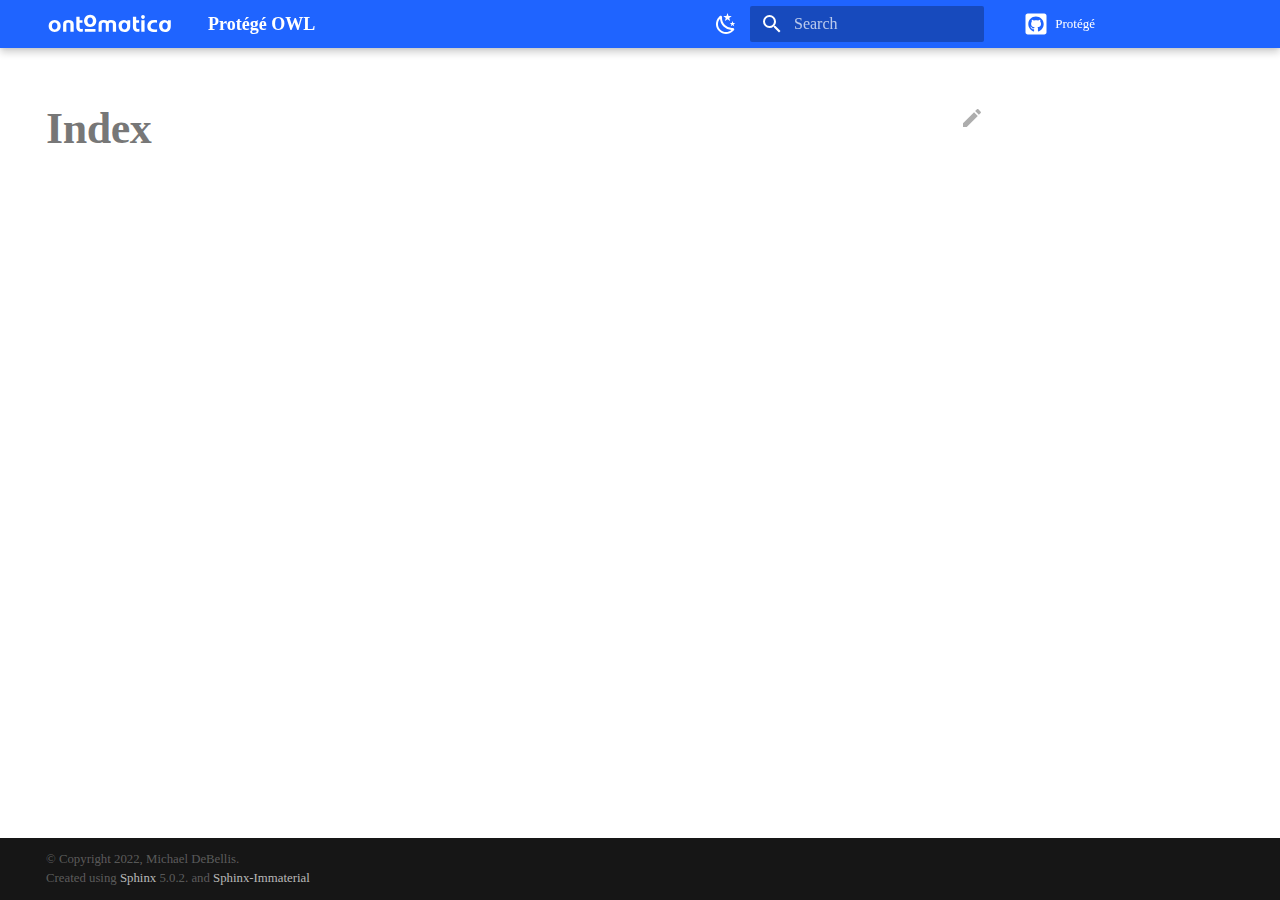
<file: genindex.html>
<!doctype html>
<html lang="en" class="no-js">
  <head>
    
      <meta charset="utf-8">
      <meta name="viewport" content="width=device-width,initial-scale=1">
      
      
      
      <link rel="icon" href="_static/onto-favicon.svg">
    
    
<title>Protégé OWL Docs</title>


      
        <title>None - Protégé OWL</title>
      
    
    
      <link rel="stylesheet" href="_static/stylesheets/main.8674dc46.min.css">
      
        
        <link rel="stylesheet" href="_static/stylesheets/palette.92c9fe4a.min.css">
        
      
    
    
    
      
        
        
        <link rel="preconnect" href="https://fonts.gstatic.com" crossorigin>
        <link rel="stylesheet" href="https://fonts.googleapis.com/css?family=Roboto:300,300i,400,400i,700,700i%7CRoboto+Mono:400,400i,700,700i&display=fallback">
        <style>:root{--md-text-font:"Roboto";--md-code-font:"Roboto Mono"}</style>
      
    
        <link rel="stylesheet" type="text/css" href="_static/copybutton.css" />
        <link rel="stylesheet" type="text/css" href="_static/design-style.b7bb847fb20b106c3d81b95245e65545.min.css" />
        <link rel="stylesheet" type="text/css" href="_static/custom.css" />
    <script>__md_scope=new URL(".",location),__md_get=(e,_=localStorage,t=__md_scope)=>JSON.parse(_.getItem(t.pathname+"."+e)),__md_set=(e,_,t=localStorage,a=__md_scope)=>{try{t.setItem(a.pathname+"."+e,JSON.stringify(_))}catch(e){}}</script>
    
      

    
    
  </head>
  
  
    
    
      
    
    
    
    
    <body dir="ltr" data-md-color-scheme="default" data-md-color-primary="blue" data-md-color-accent="teal">
  
    
    
      <script>var palette=__md_get("__palette");if(palette&&"object"==typeof palette.color)for(var key of Object.keys(palette.color))document.body.setAttribute("data-md-color-"+key,palette.color[key])</script>
    
    <input class="md-toggle" data-md-toggle="drawer" type="checkbox" id="__drawer" autocomplete="off">
    <input class="md-toggle" data-md-toggle="search" type="checkbox" id="__search" autocomplete="off">
    <label class="md-overlay" for="__drawer"></label>
    <div data-md-component="skip">
      
    </div>
    <div data-md-component="announce">
      
    </div>
    
    
      

<header class="md-header" data-md-component="header">
  <nav class="md-header__inner md-grid" aria-label="Header">
    <a href="index.html" title="Protégé OWL" class="md-header__button md-logo" aria-label="Protégé OWL" data-md-component="logo">
      <img src="_static/onto-logo.svg" alt="logo">
    </a>
    <label class="md-header__button md-icon" for="__drawer">
      <svg xmlns="http://www.w3.org/2000/svg" viewBox="0 0 24 24"><path d="M3 6h18v2H3V6m0 5h18v2H3v-2m0 5h18v2H3v-2Z"/></svg>
    </label>
    <div class="md-header__title" data-md-component="header-title">
      <div class="md-header__ellipsis">
        <div class="md-header__topic">
          <span class="md-ellipsis">
            Protégé OWL
          </span>
        </div>
        <div class="md-header__topic" data-md-component="header-topic">
          <span class="md-ellipsis">
            
              None
            
          </span>
        </div>
      </div>
    </div>
    
      <form class="md-header__option" data-md-component="palette">
        
          
          
          <input class="md-option" data-md-color-media="(prefers-color-scheme: light)" data-md-color-scheme="default" data-md-color-primary="blue" data-md-color-accent="teal"  aria-label="Switch to dark mode"  type="radio" name="__palette" id="__palette_1">
          
            <label class="md-header__button md-icon" title="Switch to dark mode" for="__palette_2" hidden>
              <svg xmlns="http://www.w3.org/2000/svg" viewBox="0 0 24 24"><path d="m17.75 4.09-2.53 1.94.91 3.06-2.63-1.81-2.63 1.81.91-3.06-2.53-1.94L12.44 4l1.06-3 1.06 3 3.19.09m3.5 6.91-1.64 1.25.59 1.98-1.7-1.17-1.7 1.17.59-1.98L15.75 11l2.06-.05L18.5 9l.69 1.95 2.06.05m-2.28 4.95c.83-.08 1.72 1.1 1.19 1.85-.32.45-.66.87-1.08 1.27C15.17 23 8.84 23 4.94 19.07c-3.91-3.9-3.91-10.24 0-14.14.4-.4.82-.76 1.27-1.08.75-.53 1.93.36 1.85 1.19-.27 2.86.69 5.83 2.89 8.02a9.96 9.96 0 0 0 8.02 2.89m-1.64 2.02a12.08 12.08 0 0 1-7.8-3.47c-2.17-2.19-3.33-5-3.49-7.82-2.81 3.14-2.7 7.96.31 10.98 3.02 3.01 7.84 3.12 10.98.31Z"/></svg>
            </label>
          
        
          
          
          <input class="md-option" data-md-color-media="(prefers-color-scheme: dark)" data-md-color-scheme="slate" data-md-color-primary="blue" data-md-color-accent="teal"  aria-label="Switch to light mode"  type="radio" name="__palette" id="__palette_2">
          
            <label class="md-header__button md-icon" title="Switch to light mode" for="__palette_1" hidden>
              <svg xmlns="http://www.w3.org/2000/svg" viewBox="0 0 24 24"><path d="M12 7a5 5 0 0 1 5 5 5 5 0 0 1-5 5 5 5 0 0 1-5-5 5 5 0 0 1 5-5m0 2a3 3 0 0 0-3 3 3 3 0 0 0 3 3 3 3 0 0 0 3-3 3 3 0 0 0-3-3m0-7 2.39 3.42C13.65 5.15 12.84 5 12 5c-.84 0-1.65.15-2.39.42L12 2M3.34 7l4.16-.35A7.2 7.2 0 0 0 5.94 8.5c-.44.74-.69 1.5-.83 2.29L3.34 7m.02 10 1.76-3.77a7.131 7.131 0 0 0 2.38 4.14L3.36 17M20.65 7l-1.77 3.79a7.023 7.023 0 0 0-2.38-4.15l4.15.36m-.01 10-4.14.36c.59-.51 1.12-1.14 1.54-1.86.42-.73.69-1.5.83-2.29L20.64 17M12 22l-2.41-3.44c.74.27 1.55.44 2.41.44.82 0 1.63-.17 2.37-.44L12 22Z"/></svg>
            </label>
          
        
      </form>
    
    
    
      <label class="md-header__button md-icon" for="__search">
        <svg xmlns="http://www.w3.org/2000/svg" viewBox="0 0 24 24"><path d="M9.5 3A6.5 6.5 0 0 1 16 9.5c0 1.61-.59 3.09-1.56 4.23l.27.27h.79l5 5-1.5 1.5-5-5v-.79l-.27-.27A6.516 6.516 0 0 1 9.5 16 6.5 6.5 0 0 1 3 9.5 6.5 6.5 0 0 1 9.5 3m0 2C7 5 5 7 5 9.5S7 14 9.5 14 14 12 14 9.5 12 5 9.5 5Z"/></svg>
      </label>
      <div class="md-search" data-md-component="search" role="dialog">
  <label class="md-search__overlay" for="__search"></label>
  <div class="md-search__inner" role="search">
    <form class="md-search__form" name="search">
      <input type="text" class="md-search__input" name="query" aria-label="Search" placeholder="Search" autocapitalize="off" autocorrect="off" autocomplete="off" spellcheck="false" data-md-component="search-query" required>
      <label class="md-search__icon md-icon" for="__search">
        <svg xmlns="http://www.w3.org/2000/svg" viewBox="0 0 24 24"><path d="M9.5 3A6.5 6.5 0 0 1 16 9.5c0 1.61-.59 3.09-1.56 4.23l.27.27h.79l5 5-1.5 1.5-5-5v-.79l-.27-.27A6.516 6.516 0 0 1 9.5 16 6.5 6.5 0 0 1 3 9.5 6.5 6.5 0 0 1 9.5 3m0 2C7 5 5 7 5 9.5S7 14 9.5 14 14 12 14 9.5 12 5 9.5 5Z"/></svg>
        <svg xmlns="http://www.w3.org/2000/svg" viewBox="0 0 24 24"><path d="M20 11v2H8l5.5 5.5-1.42 1.42L4.16 12l7.92-7.92L13.5 5.5 8 11h12Z"/></svg>
      </label>
      <nav class="md-search__options" aria-label="Search">
        
          <a href="javascript:void(0)" class="md-search__icon md-icon" aria-label="Share" data-clipboard data-clipboard-text="" data-md-component="search-share" tabindex="-1">
            <svg xmlns="http://www.w3.org/2000/svg" viewBox="0 0 24 24"><path d="M18 16.08c-.76 0-1.44.3-1.96.77L8.91 12.7c.05-.23.09-.46.09-.7 0-.24-.04-.47-.09-.7l7.05-4.11c.54.5 1.25.81 2.04.81a3 3 0 0 0 3-3 3 3 0 0 0-3-3 3 3 0 0 0-3 3c0 .24.04.47.09.7L8.04 9.81C7.5 9.31 6.79 9 6 9a3 3 0 0 0-3 3 3 3 0 0 0 3 3c.79 0 1.5-.31 2.04-.81l7.12 4.15c-.05.21-.08.43-.08.66 0 1.61 1.31 2.91 2.92 2.91 1.61 0 2.92-1.3 2.92-2.91A2.92 2.92 0 0 0 18 16.08Z"/></svg>
          </a>
        
        <button type="reset" class="md-search__icon md-icon" aria-label="Clear" tabindex="-1">
          <svg xmlns="http://www.w3.org/2000/svg" viewBox="0 0 24 24"><path d="M19 6.41 17.59 5 12 10.59 6.41 5 5 6.41 10.59 12 5 17.59 6.41 19 12 13.41 17.59 19 19 17.59 13.41 12 19 6.41Z"/></svg>
        </button>
      </nav>
      
    </form>
    <div class="md-search__output">
      <div class="md-search__scrollwrap" data-md-scrollfix>
        <div class="md-search-result" data-md-component="search-result">
          <div class="md-search-result__meta">
            Initializing search
          </div>
          <ol class="md-search-result__list"></ol>
        </div>
      </div>
    </div>
  </div>
</div>
    
    
      <div class="md-header__source">
        <a href="https://github.com/iSOLveIT/protege_owl" title="Go to repository" class="md-source" data-md-component="source">
  <div class="md-source__icon md-icon">
    
    <svg xmlns="http://www.w3.org/2000/svg" viewBox="0 0 448 512"><!--! Font Awesome Free 6.1.1 by @fontawesome - https://fontawesome.com License - https://fontawesome.com/license/free (Icons: CC BY 4.0, Fonts: SIL OFL 1.1, Code: MIT License) Copyright 2022 Fonticons, Inc.--><path d="M400 32H48C21.5 32 0 53.5 0 80v352c0 26.5 21.5 48 48 48h352c26.5 0 48-21.5 48-48V80c0-26.5-21.5-48-48-48zM277.3 415.7c-8.4 1.5-11.5-3.7-11.5-8 0-5.4.2-33 .2-55.3 0-15.6-5.2-25.5-11.3-30.7 37-4.1 76-9.2 76-73.1 0-18.2-6.5-27.3-17.1-39 1.7-4.3 7.4-22-1.7-45-13.9-4.3-45.7 17.9-45.7 17.9-13.2-3.7-27.5-5.6-41.6-5.6-14.1 0-28.4 1.9-41.6 5.6 0 0-31.8-22.2-45.7-17.9-9.1 22.9-3.5 40.6-1.7 45-10.6 11.7-15.6 20.8-15.6 39 0 63.6 37.3 69 74.3 73.1-4.8 4.3-9.1 11.7-10.6 22.3-9.5 4.3-33.8 11.7-48.3-13.9-9.1-15.8-25.5-17.1-25.5-17.1-16.2-.2-1.1 10.2-1.1 10.2 10.8 5 18.4 24.2 18.4 24.2 9.7 29.7 56.1 19.7 56.1 19.7 0 13.9.2 36.5.2 40.6 0 4.3-3 9.5-11.5 8-66-22.1-112.2-84.9-112.2-158.3 0-91.8 70.2-161.5 162-161.5S388 165.6 388 257.4c.1 73.4-44.7 136.3-110.7 158.3zm-98.1-61.1c-1.9.4-3.7-.4-3.9-1.7-.2-1.5 1.1-2.8 3-3.2 1.9-.2 3.7.6 3.9 1.9.3 1.3-1 2.6-3 3zm-9.5-.9c0 1.3-1.5 2.4-3.5 2.4-2.2.2-3.7-.9-3.7-2.4 0-1.3 1.5-2.4 3.5-2.4 1.9-.2 3.7.9 3.7 2.4zm-13.7-1.1c-.4 1.3-2.4 1.9-4.1 1.3-1.9-.4-3.2-1.9-2.8-3.2.4-1.3 2.4-1.9 4.1-1.5 2 .6 3.3 2.1 2.8 3.4zm-12.3-5.4c-.9 1.1-2.8.9-4.3-.6-1.5-1.3-1.9-3.2-.9-4.1.9-1.1 2.8-.9 4.3.6 1.3 1.3 1.8 3.3.9 4.1zm-9.1-9.1c-.9.6-2.6 0-3.7-1.5s-1.1-3.2 0-3.9c1.1-.9 2.8-.2 3.7 1.3 1.1 1.5 1.1 3.3 0 4.1zm-6.5-9.7c-.9.9-2.4.4-3.5-.6-1.1-1.3-1.3-2.8-.4-3.5.9-.9 2.4-.4 3.5.6 1.1 1.3 1.3 2.8.4 3.5zm-6.7-7.4c-.4.9-1.7 1.1-2.8.4-1.3-.6-1.9-1.7-1.5-2.6.4-.6 1.5-.9 2.8-.4 1.3.7 1.9 1.8 1.5 2.6z"/></svg>
  </div>
  <div class="md-source__repository">
    Protégé
  </div>
</a>
      </div>
    
  </nav>
  
</header>
    
    <div class="md-container" data-md-component="container">
      
      
      
      
        
          
        
      
      <main class="md-main" data-md-component="main">
        <div class="md-main__inner md-grid">
          
            
            
              
              <div class="md-sidebar md-sidebar--secondary" data-md-component="sidebar" data-md-type="toc" >
                <div class="md-sidebar__scrollwrap">
                  <div class="md-sidebar__inner">
                    

<nav class="md-nav md-nav--secondary">
  
  
</nav>
                  </div>
                </div>
              </div>
            
          
          <div class="md-content" data-md-component="content">
            <article class="md-content__inner md-typeset" role="main">
                
  <a href="https://github.com/iSOLveIT/protege_owl/blob/main/docs/source/genindex.rst" title="Edit this page" class="md-content__button md-icon">
    <svg xmlns="http://www.w3.org/2000/svg" viewBox="0 0 24 24"><path d="M20.71 7.04c.39-.39.39-1.04 0-1.41l-2.34-2.34c-.37-.39-1.02-.39-1.41 0l-1.84 1.83 3.75 3.75M3 17.25V21h3.75L17.81 9.93l-3.75-3.75L3 17.25Z"/></svg>
  </a>




<h1 id="index">Index</h1>

<div class="genindex-jumpbox">
 
</div>



              
            </article>
          </div>
        </div>
        
          <a href="#" class="md-top md-icon" data-md-component="top" data-md-state="hidden">
            <svg xmlns="http://www.w3.org/2000/svg" viewBox="0 0 24 24"><path d="M13 20h-2V8l-5.5 5.5-1.42-1.42L12 4.16l7.92 7.92-1.42 1.42L13 8v12Z"/></svg>
            Back to top
          </a>
        
      </main>
      
        <footer class="md-footer">
  
  
  
  <div class="md-footer-meta md-typeset">
    
    <div class="md-footer-meta__inner md-grid">
      <div class="md-copyright">
  
    <div class="md-footer-copyright__highlight">
        &#169; Copyright 2022, Michael DeBellis.
        
    </div>
  
    Created using
    <a href="https://www.sphinx-doc.org/" target="_blank" rel="noopener">Sphinx</a>
    5.0.2.
     and
    <a href="https://github.com/jbms/sphinx-immaterial/" target="_blank" rel="noopener">Sphinx-Immaterial</a>
  
</div>
      
    </div>
    
  </div>
</footer>
      
    </div>
    <div class="md-dialog" data-md-component="dialog">
      <div class="md-dialog__inner md-typeset"></div>
    </div>
    <script id="__config" type="application/json">{"base": ".", "features": ["navigation.top", "search.share"], "translations": {"clipboard.copied": "Copied to clipboard", "clipboard.copy": "Copy to clipboard", "search.config.lang": "en", "search.config.pipeline": "trimmer, stopWordFilter", "search.config.separator": "[\\s\\-]+", "search.placeholder": "Search", "search.result.more.one": "1 more on this page", "search.result.more.other": "# more on this page", "search.result.none": "No matching documents", "search.result.one": "1 matching document", "search.result.other": "# matching documents", "search.result.placeholder": "Type to start searching", "search.result.term.missing": "Missing", "select.version.title": "Select version"}}</script>
    
    
      <script src="_static/javascripts/bundle.37d1338f.min.js"></script>
        <script src="_static/_sphinx_javascript_frameworks_compat.js"></script>
        <script src="_static/clipboard.min.js"></script>
        <script src="_static/copybutton.js"></script>
        <script src="_static/design-tabs.js"></script>
    
  </body>
</html>
</file>
<file: _static/copybutton.css>
/* Copy buttons */
button.copybtn {
    position: absolute;
    display: flex;
    top: .3em;
    right: .3em;
    width: 1.7em;
    height: 1.7em;
	opacity: 0;
    transition: opacity 0.3s, border .3s, background-color .3s;
    user-select: none;
    padding: 0;
    border: none;
    outline: none;
    border-radius: 0.4em;
    /* The colors that GitHub uses */
    border: #1b1f2426 1px solid;
    background-color: #f6f8fa;
    color: #57606a;
}

button.copybtn.success {
    border-color: #22863a;
    color: #22863a;
}

button.copybtn svg {
    stroke: currentColor;
    width: 1.5em;
    height: 1.5em;
    padding: 0.1em;
}

div.highlight  {
    position: relative;
}

.highlight:hover button.copybtn {
	opacity: 1;
}

.highlight button.copybtn:hover {
    background-color: rgb(235, 235, 235);
}

.highlight button.copybtn:active {
    background-color: rgb(187, 187, 187);
}

/**
 * A minimal CSS-only tooltip copied from:
 *   https://codepen.io/mildrenben/pen/rVBrpK
 *
 * To use, write HTML like the following:
 *
 * <p class="o-tooltip--left" data-tooltip="Hey">Short</p>
 */
 .o-tooltip--left {
  position: relative;
 }

 .o-tooltip--left:after {
    opacity: 0;
    visibility: hidden;
    position: absolute;
    content: attr(data-tooltip);
    padding: .2em;
    font-size: .8em;
    left: -.2em;
    background: grey;
    color: white;
    white-space: nowrap;
    z-index: 2;
    border-radius: 2px;
    transform: translateX(-102%) translateY(0);
    transition: opacity 0.2s cubic-bezier(0.64, 0.09, 0.08, 1), transform 0.2s cubic-bezier(0.64, 0.09, 0.08, 1);
}

.o-tooltip--left:hover:after {
    display: block;
    opacity: 1;
    visibility: visible;
    transform: translateX(-100%) translateY(0);
    transition: opacity 0.2s cubic-bezier(0.64, 0.09, 0.08, 1), transform 0.2s cubic-bezier(0.64, 0.09, 0.08, 1);
    transition-delay: .5s;
}

/* By default the copy button shouldn't show up when printing a page */
@media print {
    button.copybtn {
        display: none;
    }
}
</file>
<file: _static/custom.css>
@import url('./fonts-core.css');

:root {
  --md-admonition-icon--pitfall: url('./media/warn.svg');
  --md-admonition-icon--suggest: url('./media/suggest.svg');
  --md-admonition-icon--explain: url('./media/explain.svg');
  --md-admonition-icon--notes: url('./media/note.svg');
  --md-admonition-icon--vocab: url('./media/vocab.svg');
}

body,
input {
    font-family: Recursive-2019, NotoSerif;
    --CASL: 1;
    --slnt: 0;
    --MONO: 0;
    font-feature-settings: "ss01" on, "ss02" on, "ss08" on;
    border: none;
    transition: 1s;
    font-size: 16px !important;
    font-weight: 400;
    line-height: 1.5 !important;
}
/*
[data-md-color-scheme=default] {
    --cite-text-color: #000;
}

[data-md-color-scheme=slate] {
    --img-filter: brightness(0) invert(1);
}
*/
.md-typeset, .md-nav, .md-typeset table:not([class]) {
    font-size: 16px !important;
    line-height: 1.5 !important;
}


h1, h2, h3, h4, h5, h6 {
    font-family: ZillaSlab;
    font-weight: 600 !important;
    line-height: 1.4 !important;
}

h1:hover, h2:hover, h3:hover, h4:hover, h5:hover, h6:hover {
    font-weight: 800;
    --CRSV: 0;
    transition: 1s;
}

h1 {
    font-size: 44px !important;
    margin-bottom: 20px !important;
}

h2 {
    font-size: 30px !important;
    margin-bottom: 10px !important;
}

h3 {
    font-size: 24px !important;
    margin-bottom: 10px !important;
}

.underline {
    text-decoration: underline;
}
.md-typeset code {
    padding: 0.2em 0.4em!important;
    border-radius: 0.3rem!important;
}

.md-typeset pre {
    border-radius: .3rem!important;
    padding: 10px!important;
    overflow-x: auto!important;
    margin: auto!important;
}

.md-tabs {
    display: none!important;
}
/*
.md-header-nav__button.md-logo{
    margin: 0.1rem 0.2rem!important;
    background-color: #fff!important;
}
html .md-nav--primary .md-nav__title--site .md-nav__button {
    width: 8.5rem !important;
    background-color: #fff!important;
}
*/
.md-header, .md-tabs{
    background: #1F64FF !important;
}
@media only screen and (max-width: 76.1875em){
    nav > label.md-nav__title.md-nav__title--site{
        background: #1F64FF !important;
    }
    /*
    html .md-nav--primary .md-nav__title--site .md-nav__button {
        display: block;
        position: absolute;
        top: 0.2rem;
        left: 0.6rem;
        width: 10.5rem !important;
        height: 3.2rem;
        font-size: 2.4rem;
        padding-top: 0!important;
        background-color: #fff !important;
    }*/
}

.centered {
    text-align: center;
}

cite {
    background-color: #ffff00!important;
    color:#000!important;
}

/* Begin Custom Admonitions */

/*Pitfall*/
.md-typeset .admonition.pitfall {
  border-color: rgb(255, 145, 0);
}

.md-typeset .pitfall>.admonition-title {
  background-color: rgba(255, 145, 0, 0.1);
  border-color: rgb(255, 145, 0);
}

.md-typeset .pitfall>.admonition-title::before {
  background-color: rgb(255, 145, 0);
  -webkit-mask-image: var(--md-admonition-icon--pitfall);
  mask-image: var(--md-admonition-icon--pitfall);
}

/*Suggest*/
.md-typeset .admonition.suggest {
  border-color: rgb(171, 71, 189);
}

.md-typeset .suggest>.admonition-title {
  background-color: rgb(171, 71, 189, 0.1);
  border-color: rgb(171, 71, 189);
}

.md-typeset .suggest>.admonition-title::before {
  background-color: rgb(171, 71, 189);
  -webkit-mask-image: var(--md-admonition-icon--suggest);
  mask-image: var(--md-admonition-icon--suggest);
}

/*Explain*/
.md-typeset .admonition.explain {
  border-color: rgb(31,100,255);
}

.md-typeset .explain>.admonition-title {
  background-color: rgba(31, 100, 255, 0.1);
  border-color: rgb(31, 100, 255);
}

.md-typeset .explain>.admonition-title::before {
  background-color: rgb(31, 100, 255);
  -webkit-mask-image: var(--md-admonition-icon--explain);
  mask-image: var(--md-admonition-icon--explain);
}

/*General Notes*/
.md-typeset .admonition.notes {
  border-color: rgb(2, 166, 242);
}

.md-typeset .notes>.admonition-title {
  background-color: rgba(2, 166, 242, 0.1);
  border-color: rgb(2, 166, 242);
}

.md-typeset .notes>.admonition-title::before {
  background-color: rgb(2, 166, 242);
  -webkit-mask-image: var(--md-admonition-icon--notes);
  mask-image: var(--md-admonition-icon--notes);
}

/*Vocab*/
.md-typeset .admonition.vocab {
  border-color: rgb(0, 148, 133);
}

.md-typeset .vocab>.admonition-title {
  background-color: rgba(0, 148, 133, 0.1);
  border-color: rgb(0, 148, 133);
}

.md-typeset .vocab>.admonition-title::before {
  background-color: rgb(0, 148, 133);
  -webkit-mask-image: var(--md-admonition-icon--vocab);
  mask-image: var(--md-admonition-icon--vocab);
}

/* End Custom Admonitions */
</file>
<file: _static/stylesheets/main.8674dc46.min.css>
@charset "UTF-8";html{-webkit-text-size-adjust:none;-moz-text-size-adjust:none;text-size-adjust:none;box-sizing:border-box}*,:after,:before{box-sizing:inherit}@media (prefers-reduced-motion){*,:after,:before{transition:none!important}}body{margin:0}a,button,input,label{-webkit-tap-highlight-color:transparent}a{color:inherit;text-decoration:none}hr{border:0;box-sizing:content-box;display:block;height:.05rem;overflow:visible;padding:0}small{font-size:80%}sub,sup{line-height:1em}img{border-style:none}table{border-collapse:separate;border-spacing:0}td,th{font-weight:400;vertical-align:top}button{background:transparent;border:0;font-family:inherit;font-size:inherit;margin:0;padding:0}input{border:0;outline:none}:root{--md-default-fg-color:rgba(0,0,0,.87);--md-default-fg-color--light:rgba(0,0,0,.54);--md-default-fg-color--lighter:rgba(0,0,0,.32);--md-default-fg-color--lightest:rgba(0,0,0,.07);--md-default-bg-color:#fff;--md-default-bg-color--light:hsla(0,0%,100%,.7);--md-default-bg-color--lighter:hsla(0,0%,100%,.3);--md-default-bg-color--lightest:hsla(0,0%,100%,.12);--md-primary-fg-color:#4051b5;--md-primary-fg-color--light:#5d6cc0;--md-primary-fg-color--dark:#303fa1;--md-primary-bg-color:#fff;--md-primary-bg-color--light:hsla(0,0%,100%,.7);--md-accent-fg-color:#526cfe;--md-accent-fg-color--transparent:rgba(82,108,254,.1);--md-accent-bg-color:#fff;--md-accent-bg-color--light:hsla(0,0%,100%,.7);--md-shadow-z1:0 0.2rem 0.5rem rgba(0,0,0,.05),0 0 0.05rem rgba(0,0,0,.1);--md-shadow-z2:0 0.2rem 0.5rem rgba(0,0,0,.1),0 0 0.05rem rgba(0,0,0,.25);--md-shadow-z3:0 0.2rem 0.5rem rgba(0,0,0,.2),0 0 0.05rem rgba(0,0,0,.35)}:root>*{--md-code-fg-color:#36464e;--md-code-bg-color:#f5f5f5;--md-code-hl-color:rgba(255,255,0,.5);--md-code-hl-number-color:#d52a2a;--md-code-hl-special-color:#db1457;--md-code-hl-function-color:#a846b9;--md-code-hl-constant-color:#6e59d9;--md-code-hl-keyword-color:#3f6ec6;--md-code-hl-string-color:#1c7d4d;--md-code-hl-name-color:var(--md-code-fg-color);--md-code-hl-operator-color:var(--md-default-fg-color--light);--md-code-hl-punctuation-color:var(--md-default-fg-color--light);--md-code-hl-comment-color:var(--md-default-fg-color--light);--md-code-hl-generic-color:var(--md-default-fg-color--light);--md-code-hl-variable-color:var(--md-default-fg-color--light);--md-typeset-color:var(--md-default-fg-color);--md-typeset-a-color:var(--md-primary-fg-color);--md-typeset-mark-color:rgba(255,255,0,.5);--md-typeset-del-color:rgba(245,80,61,.15);--md-typeset-ins-color:rgba(11,213,112,.15);--md-typeset-kbd-color:#fafafa;--md-typeset-kbd-accent-color:#fff;--md-typeset-kbd-border-color:#b8b8b8;--md-typeset-table-color:rgba(0,0,0,.12);--md-admonition-fg-color:var(--md-default-fg-color);--md-admonition-bg-color:var(--md-default-bg-color);--md-footer-fg-color:#fff;--md-footer-fg-color--light:hsla(0,0%,100%,.7);--md-footer-fg-color--lighter:hsla(0,0%,100%,.3);--md-footer-bg-color:rgba(0,0,0,.87);--md-footer-bg-color--dark:rgba(0,0,0,.32)}.md-icon svg{fill:currentcolor;display:block;height:1.2rem;width:1.2rem}body{-webkit-font-smoothing:antialiased;-moz-osx-font-smoothing:grayscale;--md-text-font-family:var(--md-text-font,_),-apple-system,BlinkMacSystemFont,Helvetica,Arial,sans-serif;--md-code-font-family:var(--md-code-font,_),SFMono-Regular,Consolas,Menlo,monospace}body,input{font-feature-settings:"kern","liga";font-family:var(--md-text-font-family)}body,code,input,kbd,pre{color:var(--md-typeset-color)}code,kbd,pre{font-feature-settings:"kern";font-family:var(--md-code-font-family)}:root{--md-typeset-table-sort-icon:url('data:image/svg+xml;charset=utf-8,<svg xmlns="http://www.w3.org/2000/svg" viewBox="0 0 24 24"><path d="m18 21-4-4h3V7h-3l4-4 4 4h-3v10h3M2 19v-2h10v2M2 13v-2h7v2M2 7V5h4v2H2Z"/></svg>');--md-typeset-table-sort-icon--asc:url('data:image/svg+xml;charset=utf-8,<svg xmlns="http://www.w3.org/2000/svg" viewBox="0 0 24 24"><path d="M19 17h3l-4 4-4-4h3V3h2M2 17h10v2H2M6 5v2H2V5m0 6h7v2H2v-2Z"/></svg>');--md-typeset-table-sort-icon--desc:url('data:image/svg+xml;charset=utf-8,<svg xmlns="http://www.w3.org/2000/svg" viewBox="0 0 24 24"><path d="M19 7h3l-4-4-4 4h3v14h2M2 17h10v2H2M6 5v2H2V5m0 6h7v2H2v-2Z"/></svg>')}.md-typeset{-webkit-print-color-adjust:exact;color-adjust:exact;font-size:.8rem;line-height:1.6}@media print{.md-typeset{font-size:.68rem}}.md-typeset blockquote,.md-typeset dl,.md-typeset figure,.md-typeset ol,.md-typeset pre,.md-typeset ul{margin-bottom:1em;margin-top:1em}.md-typeset h1{color:var(--md-default-fg-color--light);font-size:2em;line-height:1.3;margin:0 0 1.25em}.md-typeset h1,.md-typeset h2{font-weight:300;letter-spacing:-.01em}.md-typeset h2{font-size:1.5625em;line-height:1.4;margin:1.6em 0 .64em}.md-typeset h3{font-size:1.25em;font-weight:400;letter-spacing:-.01em;line-height:1.5;margin:1.6em 0 .8em}.md-typeset h2+h3{margin-top:.8em}.md-typeset h4{font-weight:700;letter-spacing:-.01em;margin:1em 0}.md-typeset h5,.md-typeset h6{color:var(--md-default-fg-color--light);font-size:.8em;font-weight:700;letter-spacing:-.01em;margin:1.25em 0}.md-typeset h5{text-transform:uppercase}.md-typeset hr{border-bottom:.05rem solid var(--md-default-fg-color--lightest);display:flow-root;margin:1.5em 0}.md-typeset a{color:var(--md-typeset-a-color);word-break:break-word}.md-typeset a,.md-typeset a:before{transition:color 125ms}.md-typeset a:focus,.md-typeset a:hover{color:var(--md-accent-fg-color)}.md-typeset a:focus code,.md-typeset a:hover code{background-color:var(--md-accent-fg-color--transparent)}.md-typeset a code{color:currentcolor;transition:background-color 125ms}.md-typeset a.focus-visible{outline-color:var(--md-accent-fg-color);outline-offset:.2rem}.md-typeset code,.md-typeset kbd,.md-typeset pre{color:var(--md-code-fg-color);direction:ltr}@media print{.md-typeset code,.md-typeset kbd,.md-typeset pre{white-space:pre-wrap}}.md-typeset code{background-color:var(--md-code-bg-color);border-radius:.1rem;-webkit-box-decoration-break:clone;box-decoration-break:clone;font-size:.85em;padding:0 .2941176471em;word-break:break-word}.md-typeset code:not(.focus-visible){-webkit-tap-highlight-color:transparent;outline:none}.md-typeset pre{display:flow-root;line-height:1.4;position:relative}.md-typeset pre>code{-webkit-box-decoration-break:slice;box-decoration-break:slice;box-shadow:none;display:block;margin:0;outline-color:var(--md-accent-fg-color);overflow:auto;padding:.7720588235em 1.1764705882em;scrollbar-color:var(--md-default-fg-color--lighter) transparent;scrollbar-width:thin;touch-action:auto;word-break:normal}.md-typeset pre>code:hover{scrollbar-color:var(--md-accent-fg-color) transparent}.md-typeset pre>code::-webkit-scrollbar{height:.2rem;width:.2rem}.md-typeset pre>code::-webkit-scrollbar-thumb{background-color:var(--md-default-fg-color--lighter)}.md-typeset pre>code::-webkit-scrollbar-thumb:hover{background-color:var(--md-accent-fg-color)}.md-typeset .code-block-caption+.notranslate .highlighttable,.md-typeset .code-block-caption+.notranslate pre{margin-top:0}.md-typeset kbd{background-color:var(--md-typeset-kbd-color);border-radius:.1rem;box-shadow:0 .1rem 0 .05rem var(--md-typeset-kbd-border-color),0 .1rem 0 var(--md-typeset-kbd-border-color),0 -.1rem .2rem var(--md-typeset-kbd-accent-color) inset;color:var(--md-default-fg-color);display:inline-block;font-size:.75em;padding:0 .6666666667em;vertical-align:text-top;word-break:break-word}.md-typeset mark{background-color:var(--md-typeset-mark-color);-webkit-box-decoration-break:clone;box-decoration-break:clone;color:inherit;word-break:break-word}.md-typeset abbr{border-bottom:.05rem dotted var(--md-default-fg-color--light);cursor:help;text-decoration:none}@media (hover:none){.md-typeset abbr{position:relative}.md-typeset abbr[title]:-webkit-any(:focus,:hover):after{background-color:var(--md-default-fg-color);border-radius:.1rem;box-shadow:var(--md-shadow-z3);color:var(--md-default-bg-color);content:attr(title);display:inline-block;font-size:.7rem;margin-top:2em;max-width:80%;min-width:-webkit-max-content;min-width:max-content;padding:.2rem .3rem;position:absolute;width:auto}.md-typeset abbr[title]:-moz-any(:focus,:hover):after{background-color:var(--md-default-fg-color);border-radius:.1rem;box-shadow:var(--md-shadow-z3);color:var(--md-default-bg-color);content:attr(title);display:inline-block;font-size:.7rem;margin-top:2em;max-width:80%;min-width:-moz-max-content;min-width:max-content;padding:.2rem .3rem;position:absolute;width:auto}[dir=ltr] .md-typeset abbr[title]:-webkit-any(:focus,:hover):after{left:0}[dir=ltr] .md-typeset abbr[title]:-moz-any(:focus,:hover):after{left:0}[dir=ltr] .md-typeset abbr[title]:is(:focus,:hover):after{left:0}[dir=rtl] .md-typeset abbr[title]:-webkit-any(:focus,:hover):after{right:0}[dir=rtl] .md-typeset abbr[title]:-moz-any(:focus,:hover):after{right:0}[dir=rtl] .md-typeset abbr[title]:is(:focus,:hover):after{right:0}.md-typeset abbr[title]:is(:focus,:hover):after{background-color:var(--md-default-fg-color);border-radius:.1rem;box-shadow:var(--md-shadow-z3);color:var(--md-default-bg-color);content:attr(title);display:inline-block;font-size:.7rem;margin-top:2em;max-width:80%;min-width:-webkit-max-content;min-width:-moz-max-content;min-width:max-content;padding:.2rem .3rem;position:absolute;width:auto}}.md-typeset small{opacity:.75}[dir=ltr] .md-typeset sub,[dir=ltr] .md-typeset sup{margin-left:.078125em}[dir=rtl] .md-typeset sub,[dir=rtl] .md-typeset sup{margin-right:.078125em}[dir=ltr] .md-typeset blockquote{padding-left:.6rem}[dir=rtl] .md-typeset blockquote{padding-right:.6rem}[dir=ltr] .md-typeset blockquote{border-left:.2rem solid var(--md-default-fg-color--lighter)}[dir=rtl] .md-typeset blockquote{border-right:.2rem solid var(--md-default-fg-color--lighter)}.md-typeset blockquote{color:var(--md-default-fg-color--light);margin-left:0;margin-right:0}.md-typeset ul{list-style-type:disc}[dir=ltr] .md-typeset ol,[dir=ltr] .md-typeset ul{margin-left:.625em}[dir=rtl] .md-typeset ol,[dir=rtl] .md-typeset ul{margin-right:.625em}.md-typeset ol,.md-typeset ul{padding:0}.md-typeset ol:not([hidden]),.md-typeset ul:not([hidden]){display:flow-root}.md-typeset ol ol,.md-typeset ul ol{list-style-type:lower-alpha}.md-typeset ol ol ol,.md-typeset ul ol ol{list-style-type:lower-roman}[dir=ltr] .md-typeset ol li,[dir=ltr] .md-typeset ul li{margin-left:1.25em}[dir=rtl] .md-typeset ol li,[dir=rtl] .md-typeset ul li{margin-right:1.25em}.md-typeset ol li,.md-typeset ul li{margin-bottom:.5em}.md-typeset ol li blockquote,.md-typeset ol li p,.md-typeset ul li blockquote,.md-typeset ul li p{margin:.5em 0}.md-typeset ol li:last-child,.md-typeset ul li:last-child{margin-bottom:0}.md-typeset ol li :-webkit-any(ul,ol),.md-typeset ul li :-webkit-any(ul,ol){margin-bottom:.5em;margin-top:.5em}.md-typeset ol li :-moz-any(ul,ol),.md-typeset ul li :-moz-any(ul,ol){margin-bottom:.5em;margin-top:.5em}[dir=ltr] .md-typeset ol li :-webkit-any(ul,ol),[dir=ltr] .md-typeset ul li :-webkit-any(ul,ol){margin-left:.625em}[dir=ltr] .md-typeset ol li :-moz-any(ul,ol),[dir=ltr] .md-typeset ul li :-moz-any(ul,ol){margin-left:.625em}[dir=ltr] .md-typeset ol li :is(ul,ol),[dir=ltr] .md-typeset ul li :is(ul,ol){margin-left:.625em}[dir=rtl] .md-typeset ol li :-webkit-any(ul,ol),[dir=rtl] .md-typeset ul li :-webkit-any(ul,ol){margin-right:.625em}[dir=rtl] .md-typeset ol li :-moz-any(ul,ol),[dir=rtl] .md-typeset ul li :-moz-any(ul,ol){margin-right:.625em}[dir=rtl] .md-typeset ol li :is(ul,ol),[dir=rtl] .md-typeset ul li :is(ul,ol){margin-right:.625em}.md-typeset ol li :is(ul,ol),.md-typeset ul li :is(ul,ol){margin-bottom:.5em;margin-top:.5em}[dir=ltr] .md-typeset dd{margin-left:1.875em}[dir=rtl] .md-typeset dd{margin-right:1.875em}.md-typeset dd{margin-bottom:1.5em;margin-top:1em}.md-typeset img,.md-typeset svg{height:auto;max-width:100%}.md-typeset img[align=left],.md-typeset svg[align=left]{margin:1em 1em 1em 0}.md-typeset img[align=right],.md-typeset svg[align=right]{margin:1em 0 1em 1em}.md-typeset img[align]:only-child,.md-typeset svg[align]:only-child{margin-top:0}.md-typeset img[src$="#only-dark"]{display:none}.md-typeset figure{display:flow-root;margin:1em auto;max-width:100%;text-align:center;width:-webkit-fit-content;width:-moz-fit-content;width:fit-content}.md-typeset figure img{display:block}.md-typeset figcaption{font-style:italic;margin:1em auto;max-width:24rem}.md-typeset iframe{max-width:100%}.md-typeset table.data:not(.plain){background-color:var(--md-default-bg-color);border:.05rem solid var(--md-typeset-table-color);border-radius:.1rem;display:table;font-size:.64rem;max-width:100%;overflow:auto;touch-action:auto}@media print{.md-typeset table.data:not(.plain){display:table}}.md-typeset table.data:not(.plain)+*{margin-top:1.5em}.md-typeset table.data:not(.plain) :-webkit-any(th,td)>:first-child{margin-top:0}.md-typeset table.data:not(.plain) :-moz-any(th,td)>:first-child{margin-top:0}.md-typeset table.data:not(.plain) :is(th,td)>:first-child{margin-top:0}.md-typeset table.data:not(.plain) :-webkit-any(th,td)>:last-child{margin-bottom:0}.md-typeset table.data:not(.plain) :-moz-any(th,td)>:last-child{margin-bottom:0}.md-typeset table.data:not(.plain) :is(th,td)>:last-child{margin-bottom:0}.md-typeset table.data:not(.plain) :-webkit-any(th,td):not([align]):not(.align-center):not(.align-left):not(.align-right){text-align:left}.md-typeset table.data:not(.plain) :-moz-any(th,td):not([align]):not(.align-center):not(.align-left):not(.align-right){text-align:left}.md-typeset table.data:not(.plain) :is(th,td):not([align]):not(.align-center):not(.align-left):not(.align-right){text-align:left}[dir=rtl] .md-typeset table.data:not(.plain) :-webkit-any(th,td):not([align]):not(.align-center):not(.align-left):not(.align-right){text-align:right}[dir=rtl] .md-typeset table.data:not(.plain) :-moz-any(th,td):not([align]):not(.align-center):not(.align-left):not(.align-right){text-align:right}[dir=rtl] .md-typeset table.data:not(.plain) :is(th,td):not([align]):not(.align-center):not(.align-left):not(.align-right){text-align:right}.md-typeset table.data:not(.plain) th{font-weight:700;min-width:5rem;padding:.9375em 1.25em;vertical-align:top}.md-typeset table.data:not(.plain) th a{color:inherit}.md-typeset table.data:not(.plain) td{border-top:.05rem solid var(--md-typeset-table-color);padding:.9375em 1.25em;vertical-align:top}.md-typeset table.data:not(.plain) tbody tr{transition:background-color 125ms}.md-typeset table.data:not(.plain) tbody tr:hover{background-color:rgba(0,0,0,.035);box-shadow:0 .05rem 0 var(--md-default-bg-color) inset}.md-typeset table.data:not(.plain) a{word-break:normal}.md-typeset table th[role=columnheader]{cursor:pointer}[dir=ltr] .md-typeset table th[role=columnheader]:after{margin-left:.5em}[dir=rtl] .md-typeset table th[role=columnheader]:after{margin-right:.5em}.md-typeset table th[role=columnheader]:after{content:"";display:inline-block;height:1.2em;-webkit-mask-image:var(--md-typeset-table-sort-icon);mask-image:var(--md-typeset-table-sort-icon);-webkit-mask-repeat:no-repeat;mask-repeat:no-repeat;-webkit-mask-size:contain;mask-size:contain;transition:background-color 125ms;vertical-align:text-bottom;width:1.2em}.md-typeset table th[role=columnheader]:hover:after{background-color:var(--md-default-fg-color--lighter)}.md-typeset table th[role=columnheader][aria-sort=ascending]:after{background-color:var(--md-default-fg-color--light);-webkit-mask-image:var(--md-typeset-table-sort-icon--asc);mask-image:var(--md-typeset-table-sort-icon--asc)}.md-typeset table th[role=columnheader][aria-sort=descending]:after{background-color:var(--md-default-fg-color--light);-webkit-mask-image:var(--md-typeset-table-sort-icon--desc);mask-image:var(--md-typeset-table-sort-icon--desc)}.md-typeset__scrollwrap{margin:1em -.8rem;overflow-x:auto;touch-action:auto}.md-typeset__table{display:inline-block;margin-bottom:.5em;padding:0 .8rem}@media print{.md-typeset__table{display:block}}html .md-typeset__table table{display:table;margin:0;overflow:hidden;width:100%}@media screen and (max-width:44.9375em){.md-content__inner>pre{margin:1em -.8rem}.md-content__inner>pre code{border-radius:0}}.md-banner{background-color:var(--md-footer-bg-color);color:var(--md-footer-fg-color);overflow:auto}@media print{.md-banner{display:none}}.md-banner--warning{background:var(--md-typeset-mark-color);color:var(--md-default-fg-color)}.md-banner__inner{font-size:.7rem;margin:.6rem auto;padding:0 .8rem}html{font-size:125%;height:100%;overflow-x:hidden}@media screen and (min-width:100em){html{font-size:137.5%}}@media screen and (min-width:125em){html{font-size:150%}}body{background-color:var(--md-default-bg-color);display:flex;flex-direction:column;font-size:.5rem;min-height:100%;position:relative;width:100%}@media print{body{display:block}}@media screen and (max-width:59.9375em){body[data-md-state=lock]{position:fixed}}.md-grid{margin-left:auto;margin-right:auto;max-width:61rem}.md-container{display:flex;flex-direction:column;flex-grow:1}@media print{.md-container{display:block}}.md-main{flex-grow:1}.md-main__inner{display:flex;height:100%;margin-top:1.5rem}.md-ellipsis{overflow:hidden;text-overflow:ellipsis;white-space:nowrap}.md-toggle{display:none}.md-option{height:0;opacity:0;position:absolute;width:0}.md-option:checked+label:not([hidden]){display:block}.md-option.focus-visible+label{outline-color:var(--md-accent-fg-color);outline-style:auto}.md-skip{background-color:var(--md-default-fg-color);border-radius:.1rem;color:var(--md-default-bg-color);font-size:.64rem;margin:.5rem;opacity:0;outline-color:var(--md-accent-fg-color);padding:.3rem .5rem;position:fixed;transform:translateY(.4rem);z-index:-1}.md-skip:focus{opacity:1;transform:translateY(0);transition:transform .25s cubic-bezier(.4,0,.2,1),opacity 175ms 75ms;z-index:10}@page{margin:25mm}:root{--md-clipboard-icon:url('data:image/svg+xml;charset=utf-8,<svg xmlns="http://www.w3.org/2000/svg" viewBox="0 0 24 24"><path d="M19 21H8V7h11m0-2H8a2 2 0 0 0-2 2v14a2 2 0 0 0 2 2h11a2 2 0 0 0 2-2V7a2 2 0 0 0-2-2m-3-4H4a2 2 0 0 0-2 2v14h2V3h12V1Z"/></svg>')}.md-clipboard{border-radius:.1rem;color:var(--md-default-fg-color--lightest);cursor:pointer;height:1.5em;outline-color:var(--md-accent-fg-color);outline-offset:.1rem;position:absolute;right:.5em;top:.5em;transition:color .25s;width:1.5em;z-index:1}@media print{.md-clipboard{display:none}}.md-clipboard:not(.focus-visible){-webkit-tap-highlight-color:transparent;outline:none}:hover>.md-clipboard{color:var(--md-default-fg-color--light)}.md-clipboard:-webkit-any(:focus,:hover){color:var(--md-accent-fg-color)}.md-clipboard:-moz-any(:focus,:hover){color:var(--md-accent-fg-color)}.md-clipboard:is(:focus,:hover){color:var(--md-accent-fg-color)}.md-clipboard:after{background-color:currentcolor;content:"";display:block;height:1.125em;margin:0 auto;-webkit-mask-image:var(--md-clipboard-icon);mask-image:var(--md-clipboard-icon);-webkit-mask-repeat:no-repeat;mask-repeat:no-repeat;-webkit-mask-size:contain;mask-size:contain;width:1.125em}.md-clipboard--inline{cursor:pointer}.md-clipboard--inline code{transition:color .25s,background-color .25s}.md-clipboard--inline:-webkit-any(:focus,:hover) code{background-color:var(--md-accent-fg-color--transparent);color:var(--md-accent-fg-color)}.md-clipboard--inline:-moz-any(:focus,:hover) code{background-color:var(--md-accent-fg-color--transparent);color:var(--md-accent-fg-color)}.md-clipboard--inline:is(:focus,:hover) code{background-color:var(--md-accent-fg-color--transparent);color:var(--md-accent-fg-color)}.md-content{flex-grow:1;min-width:0}.md-content__inner{margin:0 .8rem 1.2rem;padding-top:.6rem}@media screen and (min-width:76.25em){[dir=ltr] .md-sidebar--primary:not([hidden])~.md-content>.md-content__inner{margin-left:1.2rem}[dir=ltr] .md-sidebar--secondary:not([hidden])~.md-content>.md-content__inner,[dir=rtl] .md-sidebar--primary:not([hidden])~.md-content>.md-content__inner{margin-right:1.2rem}[dir=rtl] .md-sidebar--secondary:not([hidden])~.md-content>.md-content__inner{margin-left:1.2rem}}.md-content__inner:before{content:"";display:block;height:.4rem}.md-content__inner>:last-child{margin-bottom:0}[dir=ltr] .md-content__button{margin-left:.4rem}[dir=rtl] .md-content__button{margin-right:.4rem}.md-content__button{float:right;margin:.4rem 0;padding:0}@media print{.md-content__button{display:none}}[dir=rtl] .md-content__button{float:left}.md-typeset .md-content__button{color:var(--md-default-fg-color--lighter)}.md-content__button svg{display:inline;vertical-align:top}[dir=rtl] .md-content__button svg{transform:scaleX(-1)}[dir=ltr] .md-dialog{right:.8rem}[dir=rtl] .md-dialog{left:.8rem}.md-dialog{background-color:var(--md-default-fg-color);border-radius:.1rem;bottom:.8rem;box-shadow:var(--md-shadow-z3);min-width:11.1rem;opacity:0;padding:.4rem .6rem;pointer-events:none;position:fixed;transform:translateY(100%);transition:transform 0ms .4s,opacity .4s;z-index:4}@media print{.md-dialog{display:none}}.md-dialog[data-md-state=open]{opacity:1;pointer-events:auto;transform:translateY(0);transition:transform .4s cubic-bezier(.075,.85,.175,1),opacity .4s}.md-dialog__inner{color:var(--md-default-bg-color);font-size:.7rem}.md-footer{background-color:var(--md-footer-bg-color);color:var(--md-footer-fg-color)}@media print{.md-footer{display:none}}.md-footer__inner{display:flex;justify-content:space-between;overflow:auto;padding:.2rem}.md-footer__link{display:flex;flex-grow:0.01;outline-color:var(--md-accent-fg-color);overflow:hidden;padding-bottom:.4rem;padding-top:1.4rem;transition:opacity .25s}.md-footer__link:-webkit-any(:focus,:hover){opacity:.7}.md-footer__link:-moz-any(:focus,:hover){opacity:.7}.md-footer__link:is(:focus,:hover){opacity:.7}[dir=rtl] .md-footer__link svg{transform:scaleX(-1)}@media screen and (max-width:44.9375em){.md-footer__link--prev .md-footer__title{display:none}}[dir=ltr] .md-footer__link--next{margin-left:auto}[dir=rtl] .md-footer__link--next{margin-right:auto}.md-footer__link--next{text-align:right}[dir=rtl] .md-footer__link--next{text-align:left}.md-footer__title{flex-grow:1;font-size:.9rem;line-height:2.4rem;max-width:calc(100% - 2.4rem);padding:0 1rem;position:relative}.md-footer__button{margin:.2rem;padding:.4rem}.md-footer__direction{font-size:.64rem;left:0;margin-top:-1rem;opacity:.7;padding:0 1rem;position:absolute;right:0}.md-footer-meta{background-color:var(--md-footer-bg-color--dark)}.md-footer-meta__inner{display:flex;flex-wrap:wrap;justify-content:space-between;padding:.2rem}html .md-footer-meta.md-typeset a{color:var(--md-footer-fg-color--light)}html .md-footer-meta.md-typeset a:-webkit-any(:focus,:hover){color:var(--md-footer-fg-color)}html .md-footer-meta.md-typeset a:-moz-any(:focus,:hover){color:var(--md-footer-fg-color)}html .md-footer-meta.md-typeset a:is(:focus,:hover){color:var(--md-footer-fg-color)}.md-copyright{color:var(--md-footer-fg-color--lighter);font-size:.64rem;margin:auto .6rem;padding:.4rem 0;width:100%}@media screen and (min-width:45em){.md-copyright{width:auto}}.md-copyright__highlight{color:var(--md-footer-fg-color--light)}.md-social{margin:0 .4rem;padding:.2rem 0 .6rem}@media screen and (min-width:45em){.md-social{padding:.6rem 0}}.md-social__link{display:inline-block;height:1.6rem;text-align:center;width:1.6rem}.md-social__link:before{line-height:1.9}.md-social__link svg{fill:currentcolor;max-height:.8rem;vertical-align:-25%}.md-typeset .md-button{border:.1rem solid;border-radius:.1rem;color:var(--md-primary-fg-color);cursor:pointer;display:inline-block;font-weight:700;padding:.625em 2em;transition:color 125ms,background-color 125ms,border-color 125ms}.md-typeset .md-button--primary{background-color:var(--md-primary-fg-color);border-color:var(--md-primary-fg-color);color:var(--md-primary-bg-color)}.md-typeset .md-button:-webkit-any(:focus,:hover){background-color:var(--md-accent-fg-color);border-color:var(--md-accent-fg-color);color:var(--md-accent-bg-color)}.md-typeset .md-button:-moz-any(:focus,:hover){background-color:var(--md-accent-fg-color);border-color:var(--md-accent-fg-color);color:var(--md-accent-bg-color)}.md-typeset .md-button:is(:focus,:hover){background-color:var(--md-accent-fg-color);border-color:var(--md-accent-fg-color);color:var(--md-accent-bg-color)}[dir=ltr] .md-typeset .md-input{border-top-left-radius:.1rem}[dir=ltr] .md-typeset .md-input,[dir=rtl] .md-typeset .md-input{border-top-right-radius:.1rem}[dir=rtl] .md-typeset .md-input{border-top-left-radius:.1rem}.md-typeset .md-input{border-bottom:.1rem solid var(--md-default-fg-color--lighter);box-shadow:var(--md-shadow-z1);font-size:.8rem;height:1.8rem;padding:0 .6rem;transition:border .25s,box-shadow .25s}.md-typeset .md-input:-webkit-any(:focus,:hover){border-bottom-color:var(--md-accent-fg-color);box-shadow:var(--md-shadow-z2)}.md-typeset .md-input:-moz-any(:focus,:hover){border-bottom-color:var(--md-accent-fg-color);box-shadow:var(--md-shadow-z2)}.md-typeset .md-input:is(:focus,:hover){border-bottom-color:var(--md-accent-fg-color);box-shadow:var(--md-shadow-z2)}.md-typeset .md-input--stretch{width:100%}.md-header{background-color:var(--md-primary-fg-color);box-shadow:0 0 .2rem transparent,0 .2rem .4rem transparent;color:var(--md-primary-bg-color);left:0;position:-webkit-sticky;position:sticky;right:0;top:0;z-index:4}@media print{.md-header{display:none}}.md-header[data-md-state=shadow]{box-shadow:0 0 .2rem rgba(0,0,0,.1),0 .2rem .4rem rgba(0,0,0,.2);transition:transform .25s cubic-bezier(.1,.7,.1,1),box-shadow .25s}.md-header[data-md-state=hidden]{transform:translateY(-100%);transition:transform .25s cubic-bezier(.8,0,.6,1),box-shadow .25s}.md-header__inner{align-items:center;display:flex;padding:0 .2rem}.md-header__button{color:currentcolor;cursor:pointer;margin:.2rem;outline-color:var(--md-accent-fg-color);padding:.4rem;position:relative;transition:opacity .25s;vertical-align:middle;z-index:1}.md-header__button:hover{opacity:.7}.md-header__button:not([hidden]){display:inline-block}.md-header__button:not(.focus-visible){-webkit-tap-highlight-color:transparent;outline:none}.md-header__button.md-logo{margin:.2rem;padding:.4rem}@media screen and (max-width:76.1875em){.md-header__button.md-logo{display:none}}.md-header__button.md-logo :-webkit-any(img,svg){fill:currentcolor;display:block;height:1.2rem;width:auto}.md-header__button.md-logo :-moz-any(img,svg){fill:currentcolor;display:block;height:1.2rem;width:auto}.md-header__button.md-logo :is(img,svg){fill:currentcolor;display:block;height:1.2rem;width:auto}@media screen and (min-width:60em){.md-header__button[for=__search]{display:none}}.no-js .md-header__button[for=__search]{display:none}[dir=rtl] .md-header__button[for=__search] svg{transform:scaleX(-1)}@media screen and (min-width:76.25em){.md-header__button[for=__drawer]{display:none}}.md-header__topic{display:flex;max-width:100%;position:absolute;transition:transform .4s cubic-bezier(.1,.7,.1,1),opacity .15s}.md-header__topic+.md-header__topic{opacity:0;pointer-events:none;transform:translateX(1.25rem);transition:transform .4s cubic-bezier(1,.7,.1,.1),opacity .15s;z-index:-1}[dir=rtl] .md-header__topic+.md-header__topic{transform:translateX(-1.25rem)}.md-header__topic:first-child{font-weight:700}[dir=ltr] .md-header__title{margin-right:.4rem}[dir=rtl] .md-header__title{margin-left:.4rem}[dir=ltr] .md-header__title{margin-left:1rem}[dir=rtl] .md-header__title{margin-right:1rem}.md-header__title{flex-grow:1;font-size:.9rem;height:2.4rem;line-height:2.4rem}.md-header__title[data-md-state=active] .md-header__topic{opacity:0;pointer-events:none;transform:translateX(-1.25rem);transition:transform .4s cubic-bezier(1,.7,.1,.1),opacity .15s;z-index:-1}[dir=rtl] .md-header__title[data-md-state=active] .md-header__topic{transform:translateX(1.25rem)}.md-header__title[data-md-state=active] .md-header__topic+.md-header__topic{opacity:1;pointer-events:auto;transform:translateX(0);transition:transform .4s cubic-bezier(.1,.7,.1,1),opacity .15s;z-index:0}.md-header__title>.md-header__ellipsis{height:100%;position:relative;width:100%}.md-header__option{display:flex;flex-shrink:0;max-width:100%;transition:max-width 0ms .25s,opacity .25s .25s;white-space:nowrap}[data-md-toggle=search]:checked~.md-header .md-header__option{max-width:0;opacity:0;transition:max-width 0ms,opacity 0ms}.md-header__source{display:none}@media screen and (min-width:60em){[dir=ltr] .md-header__source{margin-left:1rem}[dir=rtl] .md-header__source{margin-right:1rem}.md-header__source{display:block;max-width:11.7rem;width:11.7rem}}@media screen and (min-width:76.25em){[dir=ltr] .md-header__source{margin-left:1.4rem}[dir=rtl] .md-header__source{margin-right:1.4rem}}.md-hero{background-color:var(--md-primary-fg-color);color:var(--md-primary-bg-color);font-size:1rem;overflow:hidden;transition:background .25s}.md-hero__inner{margin-top:1rem;padding:.8rem .8rem .4rem;transition:transform .4s cubic-bezier(.1,.7,.1,1),opacity .25s;transition-delay:.1s}@media screen and (max-width:76.1875em){.md-hero__inner{margin-bottom:1.2rem;margin-top:2.4rem}}[data-md-state=hidden] .md-hero__inner{opacity:0;pointer-events:none;transform:translateY(.625rem);transition:transform 0ms .4s,opacity .1s 0ms}.md-hero--expand .md-hero__inner{margin-bottom:1.2rem}:root{--md-nav-icon--prev:url('data:image/svg+xml;charset=utf-8,<svg xmlns="http://www.w3.org/2000/svg" viewBox="0 0 24 24"><path d="M20 11v2H8l5.5 5.5-1.42 1.42L4.16 12l7.92-7.92L13.5 5.5 8 11h12Z"/></svg>');--md-nav-icon--next:url('data:image/svg+xml;charset=utf-8,<svg xmlns="http://www.w3.org/2000/svg" viewBox="0 0 24 24"><path d="M8.59 16.58 13.17 12 8.59 7.41 10 6l6 6-6 6-1.41-1.42Z"/></svg>');--md-toc-icon:url('data:image/svg+xml;charset=utf-8,<svg xmlns="http://www.w3.org/2000/svg" viewBox="0 0 24 24"><path d="M3 9h14V7H3v2m0 4h14v-2H3v2m0 4h14v-2H3v2m16 0h2v-2h-2v2m0-10v2h2V7h-2m0 6h2v-2h-2v2Z"/></svg>')}.md-nav{font-size:.7rem;line-height:1.3}.md-nav__title{display:block;font-weight:700;overflow:hidden;padding:0 .6rem;text-overflow:ellipsis}.md-nav__title .md-nav__button{display:none}.md-nav__title .md-nav__button img{height:100%;width:auto}.md-nav__title .md-nav__button.md-logo :-webkit-any(img,svg){fill:currentcolor;display:block;height:2.4rem;max-width:100%;object-fit:contain;width:auto}.md-nav__title .md-nav__button.md-logo :-moz-any(img,svg){fill:currentcolor;display:block;height:2.4rem;max-width:100%;object-fit:contain;width:auto}.md-nav__title .md-nav__button.md-logo :is(img,svg){fill:currentcolor;display:block;height:2.4rem;max-width:100%;-o-object-fit:contain;object-fit:contain;width:auto}.md-nav__list{list-style:none;margin:0;padding:0}.md-nav__item{padding:0 .6rem}[dir=ltr] .md-nav__item .md-nav__item{padding-right:0}[dir=rtl] .md-nav__item .md-nav__item{padding-left:0}.md-nav__link{align-items:center;cursor:pointer;display:flex;margin-top:.625em;scroll-snap-align:start;transition:color 125ms}.md-nav__link[data-md-state=blur]{color:var(--md-default-fg-color--light)}.md-nav__item .md-nav__link--active{color:var(--md-typeset-a-color)}.md-nav__item .md-nav__link--index [href]{width:100%}.md-nav__link:-webkit-any(:focus,:hover){color:var(--md-accent-fg-color)}.md-nav__link:-moz-any(:focus,:hover){color:var(--md-accent-fg-color)}.md-nav__link:is(:focus,:hover){color:var(--md-accent-fg-color)}.md-nav__link.focus-visible{outline-color:var(--md-accent-fg-color);outline-offset:.2rem}.md-nav--primary .md-nav__link[for=__toc]{display:none}.md-nav--primary .md-nav__link[for=__toc] .md-icon:after{background-color:currentcolor;display:block;height:100%;-webkit-mask-image:var(--md-toc-icon);mask-image:var(--md-toc-icon);width:100%}.md-nav--primary .md-nav__link[for=__toc]~.md-nav{display:none}.md-nav__link>*{cursor:pointer;display:flex}.md-nav .md-ellipsis{display:block;flex-grow:1;white-space:normal}.md-nav__icon{flex-shrink:0}.md-nav__source{display:none}@media screen and (max-width:76.1875em){.md-nav--primary,.md-nav--primary .md-nav{background-color:var(--md-default-bg-color);display:flex;flex-direction:column;height:100%;left:0;position:absolute;right:0;top:0;z-index:1}.md-nav--primary :-webkit-any(.md-nav__title,.md-nav__item){font-size:.8rem;line-height:1.5}.md-nav--primary :-moz-any(.md-nav__title,.md-nav__item){font-size:.8rem;line-height:1.5}.md-nav--primary :is(.md-nav__title,.md-nav__item){font-size:.8rem;line-height:1.5}.md-nav--primary .md-nav__title{background-color:var(--md-default-fg-color--lightest);color:var(--md-default-fg-color--light);cursor:pointer;line-height:2.4rem;min-height:5.6rem;padding:3rem .8rem .2rem;position:relative;white-space:nowrap}[dir=ltr] .md-nav--primary .md-nav__title .md-nav__icon{left:.4rem}[dir=rtl] .md-nav--primary .md-nav__title .md-nav__icon{right:.4rem}.md-nav--primary .md-nav__title .md-nav__icon{display:block;height:1.2rem;margin:.2rem;position:absolute;top:.4rem;width:1.2rem}.md-nav--primary .md-nav__title .md-nav__icon:after{background-color:currentcolor;content:"";display:block;height:100%;-webkit-mask-image:var(--md-nav-icon--prev);mask-image:var(--md-nav-icon--prev);-webkit-mask-repeat:no-repeat;mask-repeat:no-repeat;-webkit-mask-size:contain;mask-size:contain;width:100%}.md-nav--primary .md-nav__title~.md-nav__list{background-color:var(--md-default-bg-color);box-shadow:0 .05rem 0 var(--md-default-fg-color--lightest) inset;overflow-y:auto;-ms-scroll-snap-type:y mandatory;scroll-snap-type:y mandatory;touch-action:pan-y}.md-nav--primary .md-nav__title~.md-nav__list>:first-child{border-top:0}.md-nav--primary .md-nav__title[for=__drawer]{background-color:var(--md-primary-fg-color);color:var(--md-primary-bg-color);font-weight:700}.md-nav--primary .md-nav__title .md-logo{display:block;left:.2rem;margin:.2rem;padding:.4rem;position:absolute;right:.2rem;top:.2rem}.md-nav--primary .md-nav__list{flex:1}.md-nav--primary .md-nav__item{border-top:.05rem solid var(--md-default-fg-color--lightest);padding:0}.md-nav--primary .md-nav__item--active>.md-nav__link{color:var(--md-typeset-a-color)}.md-nav--primary .md-nav__item--active>.md-nav__link:-webkit-any(:focus,:hover){color:var(--md-accent-fg-color)}.md-nav--primary .md-nav__item--active>.md-nav__link:-moz-any(:focus,:hover){color:var(--md-accent-fg-color)}.md-nav--primary .md-nav__item--active>.md-nav__link:is(:focus,:hover){color:var(--md-accent-fg-color)}.md-nav--primary .md-nav__link{margin-top:0;padding:.6rem .8rem}[dir=ltr] .md-nav--primary .md-nav__link .md-nav__icon{margin-right:-.2rem}[dir=rtl] .md-nav--primary .md-nav__link .md-nav__icon{margin-left:-.2rem}.md-nav--primary .md-nav__link .md-nav__icon{font-size:1.2rem;height:1.2rem;width:1.2rem}.md-nav--primary .md-nav__link .md-nav__icon:after{background-color:currentcolor;content:"";display:block;height:100%;-webkit-mask-image:var(--md-nav-icon--next);mask-image:var(--md-nav-icon--next);-webkit-mask-repeat:no-repeat;mask-repeat:no-repeat;-webkit-mask-size:contain;mask-size:contain;width:100%}[dir=rtl] .md-nav--primary .md-nav__icon:after{transform:scale(-1)}.md-nav--primary .md-nav--secondary .md-nav{background-color:transparent;position:static}[dir=ltr] .md-nav--primary .md-nav--secondary .md-nav .md-nav__link{padding-left:1.4rem}[dir=rtl] .md-nav--primary .md-nav--secondary .md-nav .md-nav__link{padding-right:1.4rem}[dir=ltr] .md-nav--primary .md-nav--secondary .md-nav .md-nav .md-nav__link{padding-left:2rem}[dir=rtl] .md-nav--primary .md-nav--secondary .md-nav .md-nav .md-nav__link{padding-right:2rem}[dir=ltr] .md-nav--primary .md-nav--secondary .md-nav .md-nav .md-nav .md-nav__link{padding-left:2.6rem}[dir=rtl] .md-nav--primary .md-nav--secondary .md-nav .md-nav .md-nav .md-nav__link{padding-right:2.6rem}[dir=ltr] .md-nav--primary .md-nav--secondary .md-nav .md-nav .md-nav .md-nav .md-nav__link{padding-left:3.2rem}[dir=rtl] .md-nav--primary .md-nav--secondary .md-nav .md-nav .md-nav .md-nav .md-nav__link{padding-right:3.2rem}.md-nav--secondary{background-color:transparent}.md-nav__toggle~.md-nav{display:flex;opacity:0;transform:translateX(100%);transition:transform .25s cubic-bezier(.8,0,.6,1),opacity 125ms 50ms}[dir=rtl] .md-nav__toggle~.md-nav{transform:translateX(-100%)}.md-nav__toggle:checked~.md-nav{opacity:1;transform:translateX(0);transition:transform .25s cubic-bezier(.4,0,.2,1),opacity 125ms 125ms}.md-nav__toggle:checked~.md-nav>.md-nav__list{-webkit-backface-visibility:hidden;backface-visibility:hidden}.md-nav .md-nav__title .md-ellipsis{white-space:nowrap}}@media screen and (max-width:59.9375em){.md-nav--primary .md-nav__link[for=__toc]{display:flex}.md-nav--primary .md-nav__link[for=__toc] .md-icon:after{content:""}.md-nav--primary .md-nav__link[for=__toc]+.md-nav__link{display:none}.md-nav--primary .md-nav__link[for=__toc]~.md-nav{display:flex}.md-nav__source{background-color:var(--md-primary-fg-color--dark);color:var(--md-primary-bg-color);display:block;padding:0 .2rem}}@media screen and (min-width:60em) and (max-width:76.1875em){.md-nav--integrated .md-nav__link[for=__toc]{display:flex}.md-nav--integrated .md-nav__link[for=__toc] .md-icon:after{content:""}.md-nav--integrated .md-nav__link[for=__toc]+.md-nav__link{display:none}.md-nav--integrated .md-nav__link[for=__toc]~.md-nav{display:flex}}@media screen and (min-width:60em){.md-nav--secondary .md-nav__title[for=__toc]{scroll-snap-align:start}.md-nav--secondary .md-nav__title .md-nav__icon{display:none}}@media screen and (min-width:76.25em){.md-nav{transition:max-height .25s cubic-bezier(.86,0,.07,1)}.md-nav--primary .md-nav__title[for=__drawer]{scroll-snap-align:start}.md-nav--primary .md-nav__title .md-nav__icon,.md-nav__toggle~.md-nav{display:none}.md-nav__toggle:-webkit-any(:checked,:indeterminate)~.md-nav{display:block}.md-nav__toggle:-moz-any(:checked,:indeterminate)~.md-nav{display:block}.md-nav__toggle:is(:checked,:indeterminate)~.md-nav{display:block}.md-nav__item--nested>.md-nav>.md-nav__title{display:none}.md-nav__item--section{display:block;margin:1.25em 0}.md-nav__item--section:last-child{margin-bottom:0}.md-nav__item--section>.md-nav__link{font-weight:700;pointer-events:none}.md-nav__item--section>.md-nav__link--index [href]{pointer-events:auto}.md-nav__item--section>.md-nav__link .md-nav__icon{display:none}.md-nav__item--section>.md-nav{display:block}.md-nav__item--section>.md-nav>.md-nav__list>.md-nav__item{padding:0}.md-nav__icon{border-radius:100%;float:right;height:.9rem;transition:background-color .25s,transform .25s;width:.9rem}[dir=rtl] .md-nav__icon{float:left;transform:rotate(180deg)}.md-nav__icon:hover{background-color:var(--md-accent-fg-color--transparent)}.md-nav__icon:after{background-color:currentcolor;content:"";display:inline-block;height:100%;-webkit-mask-image:var(--md-nav-icon--next);mask-image:var(--md-nav-icon--next);-webkit-mask-repeat:no-repeat;mask-repeat:no-repeat;-webkit-mask-size:contain;mask-size:contain;vertical-align:-.1rem;width:100%}.md-nav__item--nested .md-nav__toggle:checked~.md-nav__link .md-nav__icon,.md-nav__item--nested .md-nav__toggle:indeterminate~.md-nav__link .md-nav__icon{transform:rotate(90deg)}.md-nav--lifted>.md-nav__list>.md-nav__item,.md-nav--lifted>.md-nav__list>.md-nav__item--nested,.md-nav--lifted>.md-nav__title{display:none}.md-nav--lifted>.md-nav__list>.md-nav__item--active{display:block;padding:0}.md-nav--lifted>.md-nav__list>.md-nav__item--active>.md-nav__link{font-weight:700;margin-top:0;padding:0 .6rem;pointer-events:none}.md-nav--lifted>.md-nav__list>.md-nav__item--active>.md-nav__link--index [href]{pointer-events:auto}.md-nav--lifted>.md-nav__list>.md-nav__item--active>.md-nav__link .md-nav__icon{display:none}.md-nav--lifted .md-nav[data-md-level="1"]{display:block}[dir=ltr] .md-nav--lifted .md-nav[data-md-level="1"]>.md-nav__list>.md-nav__item{padding-right:.6rem}[dir=rtl] .md-nav--lifted .md-nav[data-md-level="1"]>.md-nav__list>.md-nav__item{padding-left:.6rem}.md-nav--integrated>.md-nav__list>.md-nav__item--active:not(.md-nav__item--nested){padding:0 .6rem}.md-nav--integrated>.md-nav__list>.md-nav__item--active:not(.md-nav__item--nested)>.md-nav__link{padding:0}[dir=ltr] .md-nav--integrated>.md-nav__list>.md-nav__item--active .md-nav--secondary{border-left:.05rem solid var(--md-primary-fg-color)}[dir=rtl] .md-nav--integrated>.md-nav__list>.md-nav__item--active .md-nav--secondary{border-right:.05rem solid var(--md-primary-fg-color)}.md-nav--integrated>.md-nav__list>.md-nav__item--active .md-nav--secondary{display:block;margin-bottom:1.25em}.md-nav--integrated>.md-nav__list>.md-nav__item--active .md-nav--secondary>.md-nav__title{display:none}}:root{--md-search-result-icon:url('data:image/svg+xml;charset=utf-8,<svg xmlns="http://www.w3.org/2000/svg" viewBox="0 0 24 24"><path d="M14 2H6a2 2 0 0 0-2 2v16a2 2 0 0 0 2 2h7c-.41-.25-.8-.56-1.14-.9-.33-.33-.61-.7-.86-1.1H6V4h7v5h5v1.18c.71.16 1.39.43 2 .82V8l-6-6m6.31 16.9c1.33-2.11.69-4.9-1.4-6.22-2.11-1.33-4.91-.68-6.22 1.4-1.34 2.11-.69 4.89 1.4 6.22 1.46.93 3.32.93 4.79.02L22 23.39 23.39 22l-3.08-3.1m-3.81.1a2.5 2.5 0 0 1-2.5-2.5 2.5 2.5 0 0 1 2.5-2.5 2.5 2.5 0 0 1 2.5 2.5 2.5 2.5 0 0 1-2.5 2.5Z"/></svg>')}.md-search{position:relative}@media screen and (min-width:60em){.md-search{padding:.2rem 0}}.no-js .md-search{display:none}.md-search__overlay{opacity:0;z-index:1}@media screen and (max-width:59.9375em){[dir=ltr] .md-search__overlay{left:-2.2rem}[dir=rtl] .md-search__overlay{right:-2.2rem}.md-search__overlay{background-color:var(--md-default-bg-color);border-radius:1rem;height:2rem;overflow:hidden;pointer-events:none;position:absolute;top:-1rem;transform-origin:center;transition:transform .3s .1s,opacity .2s .2s;width:2rem}[data-md-toggle=search]:checked~.md-header .md-search__overlay{opacity:1;transition:transform .4s,opacity .1s}}@media screen and (min-width:60em){[dir=ltr] .md-search__overlay{left:0}[dir=rtl] .md-search__overlay{right:0}.md-search__overlay{background-color:rgba(0,0,0,.54);cursor:pointer;height:0;position:fixed;top:0;transition:width 0ms .25s,height 0ms .25s,opacity .25s;width:0}[data-md-toggle=search]:checked~.md-header .md-search__overlay{height:200vh;opacity:1;transition:width 0ms,height 0ms,opacity .25s;width:100%}}@media screen and (max-width:29.9375em){[data-md-toggle=search]:checked~.md-header .md-search__overlay{transform:scale(45)}}@media screen and (min-width:30em) and (max-width:44.9375em){[data-md-toggle=search]:checked~.md-header .md-search__overlay{transform:scale(60)}}@media screen and (min-width:45em) and (max-width:59.9375em){[data-md-toggle=search]:checked~.md-header .md-search__overlay{transform:scale(75)}}.md-search__inner{-webkit-backface-visibility:hidden;backface-visibility:hidden}@media screen and (max-width:59.9375em){[dir=ltr] .md-search__inner{left:0}[dir=rtl] .md-search__inner{right:0}.md-search__inner{height:0;opacity:0;overflow:hidden;position:fixed;top:0;transform:translateX(5%);transition:width 0ms .3s,height 0ms .3s,transform .15s cubic-bezier(.4,0,.2,1) .15s,opacity .15s .15s;width:0;z-index:2}[dir=rtl] .md-search__inner{transform:translateX(-5%)}[data-md-toggle=search]:checked~.md-header .md-search__inner{height:100%;opacity:1;transform:translateX(0);transition:width 0ms 0ms,height 0ms 0ms,transform .15s cubic-bezier(.1,.7,.1,1) .15s,opacity .15s .15s;width:100%}}@media screen and (min-width:60em){.md-search__inner{float:right;padding:.1rem 0;position:relative;transition:width .25s cubic-bezier(.1,.7,.1,1);width:11.7rem}[dir=rtl] .md-search__inner{float:left}}@media screen and (min-width:60em) and (max-width:76.1875em){[data-md-toggle=search]:checked~.md-header .md-search__inner{width:23.4rem}}@media screen and (min-width:76.25em){[data-md-toggle=search]:checked~.md-header .md-search__inner{width:34.4rem}}.md-search__form{background-color:var(--md-default-bg-color);box-shadow:0 0 .6rem transparent;height:2.4rem;position:relative;transition:color .25s,background-color .25s;z-index:2}@media screen and (min-width:60em){.md-search__form{background-color:rgba(0,0,0,.26);border-radius:.1rem;height:1.8rem}.md-search__form:hover{background-color:hsla(0,0%,100%,.12)}}[data-md-toggle=search]:checked~.md-header .md-search__form{background-color:var(--md-default-bg-color);border-radius:.1rem .1rem 0 0;box-shadow:0 0 .6rem rgba(0,0,0,.07);color:var(--md-default-fg-color)}[dir=ltr] .md-search__input{padding-left:3.6rem;padding-right:2.2rem}[dir=rtl] .md-search__input{padding-left:2.2rem;padding-right:3.6rem}.md-search__input{background:transparent;font-size:.9rem;height:100%;position:relative;text-overflow:ellipsis;width:100%;z-index:2}.md-search__input::-moz-placeholder{-moz-transition:color .25s;transition:color .25s}.md-search__input:-ms-input-placeholder{-ms-transition:color .25s;transition:color .25s}.md-search__input::placeholder{transition:color .25s}.md-search__input::-moz-placeholder{color:var(--md-default-fg-color--light)}.md-search__input:-ms-input-placeholder{color:var(--md-default-fg-color--light)}.md-search__input::placeholder,.md-search__input~.md-search__icon{color:var(--md-default-fg-color--light)}.md-search__input::-ms-clear{display:none}@media screen and (max-width:59.9375em){.md-search__input{font-size:.9rem;height:2.4rem;width:100%}}@media screen and (min-width:60em){[dir=ltr] .md-search__input{padding-left:2.2rem}[dir=rtl] .md-search__input{padding-right:2.2rem}.md-search__input{color:inherit;font-size:.8rem}.md-search__input::-moz-placeholder{color:var(--md-primary-bg-color--light)}.md-search__input:-ms-input-placeholder{color:var(--md-primary-bg-color--light)}.md-search__input::placeholder{color:var(--md-primary-bg-color--light)}.md-search__input+.md-search__icon{color:var(--md-primary-bg-color)}[data-md-toggle=search]:checked~.md-header .md-search__input{text-overflow:clip}[data-md-toggle=search]:checked~.md-header .md-search__input::-moz-placeholder{color:var(--md-default-fg-color--light)}[data-md-toggle=search]:checked~.md-header .md-search__input:-ms-input-placeholder{color:var(--md-default-fg-color--light)}[data-md-toggle=search]:checked~.md-header .md-search__input+.md-search__icon,[data-md-toggle=search]:checked~.md-header .md-search__input::placeholder{color:var(--md-default-fg-color--light)}}.md-search__icon{cursor:pointer;display:inline-block;height:1.2rem;transition:color .25s,opacity .25s;width:1.2rem}.md-search__icon:hover{opacity:.7}[dir=ltr] .md-search__icon[for=__search]{left:.5rem}[dir=rtl] .md-search__icon[for=__search]{right:.5rem}.md-search__icon[for=__search]{position:absolute;top:.3rem;z-index:2}[dir=rtl] .md-search__icon[for=__search] svg{transform:scaleX(-1)}@media screen and (max-width:59.9375em){[dir=ltr] .md-search__icon[for=__search]{left:.8rem}[dir=rtl] .md-search__icon[for=__search]{right:.8rem}.md-search__icon[for=__search]{top:.6rem}.md-search__icon[for=__search] svg:first-child{display:none}}@media screen and (min-width:60em){.md-search__icon[for=__search]{pointer-events:none}.md-search__icon[for=__search] svg:last-child{display:none}}[dir=ltr] .md-search__options{right:.5rem}[dir=rtl] .md-search__options{left:.5rem}.md-search__options{pointer-events:none;position:absolute;top:.3rem;z-index:2}@media screen and (max-width:59.9375em){[dir=ltr] .md-search__options{right:.8rem}[dir=rtl] .md-search__options{left:.8rem}.md-search__options{top:.6rem}}[dir=ltr] .md-search__options>*{margin-left:.2rem}[dir=rtl] .md-search__options>*{margin-right:.2rem}.md-search__options>*{color:var(--md-default-fg-color--light);opacity:0;transform:scale(.75);transition:transform .15s cubic-bezier(.1,.7,.1,1),opacity .15s}.md-search__options>:not(.focus-visible){-webkit-tap-highlight-color:transparent;outline:none}[data-md-toggle=search]:checked~.md-header .md-search__input:valid~.md-search__options>*{opacity:1;pointer-events:auto;transform:scale(1)}[data-md-toggle=search]:checked~.md-header .md-search__input:valid~.md-search__options>:hover{opacity:.7}[dir=ltr] .md-search__suggest{padding-left:3.6rem;padding-right:2.2rem}[dir=rtl] .md-search__suggest{padding-left:2.2rem;padding-right:3.6rem}.md-search__suggest{align-items:center;color:var(--md-default-fg-color--lighter);display:flex;font-size:.9rem;height:100%;opacity:0;position:absolute;top:0;transition:opacity 50ms;white-space:nowrap;width:100%}@media screen and (min-width:60em){[dir=ltr] .md-search__suggest{padding-left:2.2rem}[dir=rtl] .md-search__suggest{padding-right:2.2rem}.md-search__suggest{font-size:.8rem}}[data-md-toggle=search]:checked~.md-header .md-search__suggest{opacity:1;transition:opacity .3s .1s}[dir=ltr] .md-search__output{border-bottom-left-radius:.1rem}[dir=ltr] .md-search__output,[dir=rtl] .md-search__output{border-bottom-right-radius:.1rem}[dir=rtl] .md-search__output{border-bottom-left-radius:.1rem}.md-search__output{overflow:hidden;position:absolute;width:100%;z-index:1}@media screen and (max-width:59.9375em){.md-search__output{bottom:0;top:2.4rem}}@media screen and (min-width:60em){.md-search__output{opacity:0;top:1.9rem;transition:opacity .4s}[data-md-toggle=search]:checked~.md-header .md-search__output{box-shadow:var(--md-shadow-z3);opacity:1}}.md-search__scrollwrap{-webkit-backface-visibility:hidden;backface-visibility:hidden;background-color:var(--md-default-bg-color);height:100%;overflow-y:auto;touch-action:pan-y}@media (-webkit-max-device-pixel-ratio:1),(max-resolution:1dppx){.md-search__scrollwrap{transform:translateZ(0)}}@media screen and (min-width:60em) and (max-width:76.1875em){.md-search__scrollwrap{width:23.4rem}}@media screen and (min-width:76.25em){.md-search__scrollwrap{width:34.4rem}}@media screen and (min-width:60em){.md-search__scrollwrap{max-height:0;scrollbar-color:var(--md-default-fg-color--lighter) transparent;scrollbar-width:thin}[data-md-toggle=search]:checked~.md-header .md-search__scrollwrap{max-height:75vh}.md-search__scrollwrap:hover{scrollbar-color:var(--md-accent-fg-color) transparent}.md-search__scrollwrap::-webkit-scrollbar{height:.2rem;width:.2rem}.md-search__scrollwrap::-webkit-scrollbar-thumb{background-color:var(--md-default-fg-color--lighter)}.md-search__scrollwrap::-webkit-scrollbar-thumb:hover{background-color:var(--md-accent-fg-color)}}.md-search-result{color:var(--md-default-fg-color);word-break:break-word}.md-search-result__meta{background-color:var(--md-default-fg-color--lightest);color:var(--md-default-fg-color--light);font-size:.64rem;line-height:1.8rem;padding:0 .8rem;scroll-snap-align:start}@media screen and (min-width:60em){[dir=ltr] .md-search-result__meta{padding-left:2.2rem}[dir=rtl] .md-search-result__meta{padding-right:2.2rem}}.md-search-result__list{list-style:none;margin:0;padding:0}.md-search-result__item{box-shadow:0 -.05rem var(--md-default-fg-color--lightest)}.md-search-result__item:first-child{box-shadow:none}.md-search-result__link{display:block;outline:none;scroll-snap-align:start;transition:background-color .25s}.md-search-result__link:-webkit-any(:focus,:hover){background-color:var(--md-accent-fg-color--transparent)}.md-search-result__link:-moz-any(:focus,:hover){background-color:var(--md-accent-fg-color--transparent)}.md-search-result__link:is(:focus,:hover){background-color:var(--md-accent-fg-color--transparent)}.md-search-result__link:last-child p:last-child{margin-bottom:.6rem}.md-search-result__more summary{color:var(--md-typeset-a-color);cursor:pointer;display:block;font-size:.64rem;outline:none;padding:.75em .8rem;scroll-snap-align:start;transition:color .25s,background-color .25s}@media screen and (min-width:60em){[dir=ltr] .md-search-result__more summary{padding-left:2.2rem}[dir=rtl] .md-search-result__more summary{padding-right:2.2rem}}.md-search-result__more summary:-webkit-any(:focus,:hover){background-color:var(--md-accent-fg-color--transparent);color:var(--md-accent-fg-color)}.md-search-result__more summary:-moz-any(:focus,:hover){background-color:var(--md-accent-fg-color--transparent);color:var(--md-accent-fg-color)}.md-search-result__more summary:is(:focus,:hover){background-color:var(--md-accent-fg-color--transparent);color:var(--md-accent-fg-color)}.md-search-result__more summary::marker{display:none}.md-search-result__more summary::-webkit-details-marker{display:none}.md-search-result__more summary~*>*{opacity:.65}.md-search-result__article{overflow:hidden;padding:0 .8rem;position:relative}@media screen and (min-width:60em){[dir=ltr] .md-search-result__article{padding-left:2.2rem}[dir=rtl] .md-search-result__article{padding-right:2.2rem}}.md-search-result__article--document .md-search-result__title{font-size:.8rem;font-weight:400;line-height:1.4;margin:.55rem 0}[dir=ltr] .md-search-result__icon{left:0}[dir=rtl] .md-search-result__icon{right:0}.md-search-result__icon{color:var(--md-default-fg-color--light);height:1.2rem;margin:.5rem;position:absolute;width:1.2rem}@media screen and (max-width:59.9375em){.md-search-result__icon{display:none}}.md-search-result__icon:after{background-color:currentcolor;content:"";display:inline-block;height:100%;-webkit-mask-image:var(--md-search-result-icon);mask-image:var(--md-search-result-icon);-webkit-mask-repeat:no-repeat;mask-repeat:no-repeat;-webkit-mask-size:contain;mask-size:contain;width:100%}[dir=rtl] .md-search-result__icon:after{transform:scaleX(-1)}.md-search-result__title{font-size:.64rem;font-weight:700;line-height:1.6;margin:.5em 0}.md-search-result__teaser{-webkit-box-orient:vertical;-webkit-line-clamp:2;color:var(--md-default-fg-color--light);display:-webkit-box;font-size:.64rem;line-height:1.6;margin:.5em 0;max-height:2rem;overflow:hidden;text-overflow:ellipsis}@media screen and (max-width:44.9375em){.md-search-result__teaser{-webkit-line-clamp:3;max-height:3rem}}@media screen and (min-width:60em) and (max-width:76.1875em){.md-search-result__teaser{-webkit-line-clamp:3;max-height:3rem}}.md-search-result__teaser mark{background-color:transparent;text-decoration:underline}.md-search-result__terms{font-size:.64rem;font-style:italic;margin:.5em 0}.md-search-result mark{background-color:transparent;color:var(--md-accent-fg-color)}.md-select{position:relative;z-index:1}.md-select__inner{background-color:var(--md-default-bg-color);border-radius:.1rem;box-shadow:var(--md-shadow-z2);color:var(--md-default-fg-color);left:50%;margin-top:.2rem;max-height:0;opacity:0;position:absolute;top:calc(100% - .2rem);transform:translate3d(-50%,.3rem,0);transition:transform .25s 375ms,opacity .25s .25s,max-height 0ms .5s}.md-select:-webkit-any(:focus-within,:hover) .md-select__inner{max-height:10rem;opacity:1;transform:translate3d(-50%,0,0);-webkit-transition:transform .25s cubic-bezier(.1,.7,.1,1),opacity .25s,max-height 0ms;transition:transform .25s cubic-bezier(.1,.7,.1,1),opacity .25s,max-height 0ms}.md-select:-moz-any(:focus-within,:hover) .md-select__inner{max-height:10rem;opacity:1;transform:translate3d(-50%,0,0);-moz-transition:transform .25s cubic-bezier(.1,.7,.1,1),opacity .25s,max-height 0ms;transition:transform .25s cubic-bezier(.1,.7,.1,1),opacity .25s,max-height 0ms}.md-select:is(:focus-within,:hover) .md-select__inner{max-height:10rem;opacity:1;transform:translate3d(-50%,0,0);transition:transform .25s cubic-bezier(.1,.7,.1,1),opacity .25s,max-height 0ms}.md-select__inner:after{border-bottom:.2rem solid transparent;border-bottom-color:var(--md-default-bg-color);border-left:.2rem solid transparent;border-right:.2rem solid transparent;border-top:0;content:"";height:0;left:50%;margin-left:-.2rem;margin-top:-.2rem;position:absolute;top:0;width:0}.md-select__list{border-radius:.1rem;font-size:.8rem;list-style-type:none;margin:0;max-height:inherit;overflow:auto;padding:0}.md-select__item{line-height:1.8rem}[dir=ltr] .md-select__link{padding-left:.6rem;padding-right:1.2rem}[dir=rtl] .md-select__link{padding-left:1.2rem;padding-right:.6rem}.md-select__link{cursor:pointer;display:block;outline:none;scroll-snap-align:start;transition:background-color .25s,color .25s;width:100%}.md-select__link:-webkit-any(:focus,:hover){color:var(--md-accent-fg-color)}.md-select__link:-moz-any(:focus,:hover){color:var(--md-accent-fg-color)}.md-select__link:is(:focus,:hover){color:var(--md-accent-fg-color)}.md-select__link:focus{background-color:var(--md-default-fg-color--lightest)}.md-sidebar{align-self:flex-start;flex-shrink:0;padding:1.2rem 0;position:-webkit-sticky;position:sticky;top:2.4rem;width:12.1rem}@media print{.md-sidebar{display:none}}@media screen and (max-width:76.1875em){[dir=ltr] .md-sidebar--primary{left:-12.1rem}[dir=rtl] .md-sidebar--primary{right:-12.1rem}.md-sidebar--primary{background-color:var(--md-default-bg-color);display:block;height:100%;position:fixed;top:0;transform:translateX(0);transition:transform .25s cubic-bezier(.4,0,.2,1),box-shadow .25s;width:12.1rem;z-index:5}[data-md-toggle=drawer]:checked~.md-container .md-sidebar--primary{box-shadow:var(--md-shadow-z3);transform:translateX(12.1rem)}[dir=rtl] [data-md-toggle=drawer]:checked~.md-container .md-sidebar--primary{transform:translateX(-12.1rem)}.md-sidebar--primary .md-sidebar__scrollwrap{bottom:0;left:0;margin:0;overflow:hidden;position:absolute;right:0;-ms-scroll-snap-type:none;scroll-snap-type:none;top:0}}@media screen and (min-width:76.25em){.md-sidebar{height:0}.no-js .md-sidebar{height:auto}}.md-sidebar--secondary{display:none;order:2}@media screen and (min-width:60em){.md-sidebar--secondary{height:0}.no-js .md-sidebar--secondary{height:auto}.md-sidebar--secondary:not([hidden]){display:block}.md-sidebar--secondary .md-sidebar__scrollwrap{touch-action:pan-y}}.md-sidebar__scrollwrap{-webkit-backface-visibility:hidden;backface-visibility:hidden;margin:0 .2rem;overflow-y:auto;scrollbar-color:var(--md-default-fg-color--lighter) transparent;scrollbar-width:thin}.md-sidebar__scrollwrap:hover{scrollbar-color:var(--md-accent-fg-color) transparent}.md-sidebar__scrollwrap::-webkit-scrollbar{height:.2rem;width:.2rem}.md-sidebar__scrollwrap::-webkit-scrollbar-thumb{background-color:var(--md-default-fg-color--lighter)}.md-sidebar__scrollwrap::-webkit-scrollbar-thumb:hover{background-color:var(--md-accent-fg-color)}@media screen and (max-width:76.1875em){.md-overlay{background-color:rgba(0,0,0,.54);height:0;opacity:0;position:fixed;top:0;transition:width 0ms .25s,height 0ms .25s,opacity .25s;width:0;z-index:5}[data-md-toggle=drawer]:checked~.md-overlay{height:100%;opacity:1;transition:width 0ms,height 0ms,opacity .25s;width:100%}}@-webkit-keyframes facts{0%{height:0}to{height:.65rem}}@keyframes facts{0%{height:0}to{height:.65rem}}@-webkit-keyframes fact{0%{opacity:0;transform:translateY(100%)}50%{opacity:0}to{opacity:1;transform:translateY(0)}}@keyframes fact{0%{opacity:0;transform:translateY(100%)}50%{opacity:0}to{opacity:1;transform:translateY(0)}}:root{--md-source-forks-icon:url('data:image/svg+xml;charset=utf-8,<svg xmlns="http://www.w3.org/2000/svg" viewBox="0 0 16 16"><path fill-rule="evenodd" d="M5 3.25a.75.75 0 1 1-1.5 0 .75.75 0 0 1 1.5 0zm0 2.122a2.25 2.25 0 1 0-1.5 0v.878A2.25 2.25 0 0 0 5.75 8.5h1.5v2.128a2.251 2.251 0 1 0 1.5 0V8.5h1.5a2.25 2.25 0 0 0 2.25-2.25v-.878a2.25 2.25 0 1 0-1.5 0v.878a.75.75 0 0 1-.75.75h-4.5A.75.75 0 0 1 5 6.25v-.878zm3.75 7.378a.75.75 0 1 1-1.5 0 .75.75 0 0 1 1.5 0zm3-8.75a.75.75 0 1 0 0-1.5.75.75 0 0 0 0 1.5z"/></svg>');--md-source-repositories-icon:url('data:image/svg+xml;charset=utf-8,<svg xmlns="http://www.w3.org/2000/svg" viewBox="0 0 16 16"><path fill-rule="evenodd" d="M2 2.5A2.5 2.5 0 0 1 4.5 0h8.75a.75.75 0 0 1 .75.75v12.5a.75.75 0 0 1-.75.75h-2.5a.75.75 0 1 1 0-1.5h1.75v-2h-8a1 1 0 0 0-.714 1.7.75.75 0 0 1-1.072 1.05A2.495 2.495 0 0 1 2 11.5v-9zm10.5-1V9h-8c-.356 0-.694.074-1 .208V2.5a1 1 0 0 1 1-1h8zM5 12.25v3.25a.25.25 0 0 0 .4.2l1.45-1.087a.25.25 0 0 1 .3 0L8.6 15.7a.25.25 0 0 0 .4-.2v-3.25a.25.25 0 0 0-.25-.25h-3.5a.25.25 0 0 0-.25.25z"/></svg>');--md-source-stars-icon:url('data:image/svg+xml;charset=utf-8,<svg xmlns="http://www.w3.org/2000/svg" viewBox="0 0 16 16"><path fill-rule="evenodd" d="M8 .25a.75.75 0 0 1 .673.418l1.882 3.815 4.21.612a.75.75 0 0 1 .416 1.279l-3.046 2.97.719 4.192a.75.75 0 0 1-1.088.791L8 12.347l-3.766 1.98a.75.75 0 0 1-1.088-.79l.72-4.194L.818 6.374a.75.75 0 0 1 .416-1.28l4.21-.611L7.327.668A.75.75 0 0 1 8 .25zm0 2.445L6.615 5.5a.75.75 0 0 1-.564.41l-3.097.45 2.24 2.184a.75.75 0 0 1 .216.664l-.528 3.084 2.769-1.456a.75.75 0 0 1 .698 0l2.77 1.456-.53-3.084a.75.75 0 0 1 .216-.664l2.24-2.183-3.096-.45a.75.75 0 0 1-.564-.41L8 2.694v.001z"/></svg>');--md-source-version-icon:url('data:image/svg+xml;charset=utf-8,<svg xmlns="http://www.w3.org/2000/svg" viewBox="0 0 16 16"><path fill-rule="evenodd" d="M2.5 7.775V2.75a.25.25 0 0 1 .25-.25h5.025a.25.25 0 0 1 .177.073l6.25 6.25a.25.25 0 0 1 0 .354l-5.025 5.025a.25.25 0 0 1-.354 0l-6.25-6.25a.25.25 0 0 1-.073-.177zm-1.5 0V2.75C1 1.784 1.784 1 2.75 1h5.025c.464 0 .91.184 1.238.513l6.25 6.25a1.75 1.75 0 0 1 0 2.474l-5.026 5.026a1.75 1.75 0 0 1-2.474 0l-6.25-6.25A1.75 1.75 0 0 1 1 7.775zM6 5a1 1 0 1 0 0 2 1 1 0 0 0 0-2z"/></svg>')}.md-source{-webkit-backface-visibility:hidden;backface-visibility:hidden;display:block;font-size:.65rem;line-height:1.2;outline-color:var(--md-accent-fg-color);transition:opacity .25s;white-space:nowrap}.md-source:hover{opacity:.7}.md-source__icon{display:inline-block;height:2.4rem;vertical-align:middle;width:2rem}[dir=ltr] .md-source__icon svg{margin-left:.6rem}[dir=rtl] .md-source__icon svg{margin-right:.6rem}.md-source__icon svg{margin-top:.6rem}[dir=ltr] .md-source__icon+.md-source__repository{margin-left:-2rem}[dir=rtl] .md-source__icon+.md-source__repository{margin-right:-2rem}[dir=ltr] .md-source__icon+.md-source__repository{padding-left:2rem}[dir=rtl] .md-source__icon+.md-source__repository{padding-right:2rem}[dir=ltr] .md-source__repository{margin-left:.6rem}[dir=rtl] .md-source__repository{margin-right:.6rem}.md-source__repository{display:inline-block;max-width:calc(100% - 1.2rem);overflow:hidden;text-overflow:ellipsis;vertical-align:middle}.md-source__facts{font-size:.55rem;list-style-type:none;margin:.1rem 0 0;opacity:.75;overflow:hidden;padding:0}[data-md-state=done] .md-source__facts{-webkit-animation:facts .25s ease-in;animation:facts .25s ease-in}.md-source__fact{display:inline-block}[data-md-state=done] .md-source__fact{-webkit-animation:fact .4s ease-out;animation:fact .4s ease-out}[dir=ltr] .md-source__fact:before{margin-right:.1rem}[dir=rtl] .md-source__fact:before{margin-left:.1rem}.md-source__fact:before{background-color:currentcolor;content:"";display:inline-block;height:.6rem;-webkit-mask-repeat:no-repeat;mask-repeat:no-repeat;-webkit-mask-size:contain;mask-size:contain;vertical-align:text-top;width:.6rem}[dir=ltr] .md-source__fact:nth-child(1n+2):before{margin-left:.4rem}[dir=rtl] .md-source__fact:nth-child(1n+2):before{margin-right:.4rem}.md-source__fact--version:before{-webkit-mask-image:var(--md-source-version-icon);mask-image:var(--md-source-version-icon)}.md-source__fact--stars:before{-webkit-mask-image:var(--md-source-stars-icon);mask-image:var(--md-source-stars-icon)}.md-source__fact--forks:before{-webkit-mask-image:var(--md-source-forks-icon);mask-image:var(--md-source-forks-icon)}.md-source__fact--repositories:before{-webkit-mask-image:var(--md-source-repositories-icon);mask-image:var(--md-source-repositories-icon)}.md-tabs{background-color:var(--md-primary-fg-color);color:var(--md-primary-bg-color);overflow:auto;width:100%}@media print{.md-tabs{display:none}}@media screen and (max-width:76.1875em){.md-tabs{display:none}}.md-tabs[data-md-state=hidden]{pointer-events:none}[dir=ltr] .md-tabs__list{margin-left:.2rem}[dir=rtl] .md-tabs__list{margin-right:.2rem}.md-tabs__list{contain:content;list-style:none;margin:0;padding:0;white-space:nowrap}.md-tabs__item{display:inline-block;height:2.4rem;padding-left:.6rem;padding-right:.6rem}.md-tabs__link{-webkit-backface-visibility:hidden;backface-visibility:hidden;display:block;font-size:.7rem;margin-top:.8rem;opacity:.7;outline-color:var(--md-accent-fg-color);outline-offset:.2rem;transition:transform .4s cubic-bezier(.1,.7,.1,1),opacity .25s}.md-tabs__link--active,.md-tabs__link:-webkit-any(:focus,:hover){color:inherit;opacity:1}.md-tabs__link--active,.md-tabs__link:-moz-any(:focus,:hover){color:inherit;opacity:1}.md-tabs__link--active,.md-tabs__link:is(:focus,:hover){color:inherit;opacity:1}.md-tabs__item:nth-child(2) .md-tabs__link{transition-delay:20ms}.md-tabs__item:nth-child(3) .md-tabs__link{transition-delay:40ms}.md-tabs__item:nth-child(4) .md-tabs__link{transition-delay:60ms}.md-tabs__item:nth-child(5) .md-tabs__link{transition-delay:80ms}.md-tabs__item:nth-child(6) .md-tabs__link{transition-delay:.1s}.md-tabs__item:nth-child(7) .md-tabs__link{transition-delay:.12s}.md-tabs__item:nth-child(8) .md-tabs__link{transition-delay:.14s}.md-tabs__item:nth-child(9) .md-tabs__link{transition-delay:.16s}.md-tabs__item:nth-child(10) .md-tabs__link{transition-delay:.18s}.md-tabs__item:nth-child(11) .md-tabs__link{transition-delay:.2s}.md-tabs__item:nth-child(12) .md-tabs__link{transition-delay:.22s}.md-tabs__item:nth-child(13) .md-tabs__link{transition-delay:.24s}.md-tabs__item:nth-child(14) .md-tabs__link{transition-delay:.26s}.md-tabs__item:nth-child(15) .md-tabs__link{transition-delay:.28s}.md-tabs__item:nth-child(16) .md-tabs__link{transition-delay:.3s}.md-tabs[data-md-state=hidden] .md-tabs__link{opacity:0;transform:translateY(50%);transition:transform 0ms .1s,opacity .1s}.md-tags{margin-bottom:.75em}[dir=ltr] .md-tag{margin-right:.5em}[dir=rtl] .md-tag{margin-left:.5em}.md-tag{background:var(--md-default-fg-color--lightest);border-radius:.4rem;display:inline-block;font-size:.64rem;font-weight:700;line-height:1.6;margin-bottom:.5em;padding:.3125em .9375em}.md-tag[href]{-webkit-tap-highlight-color:transparent;color:inherit;outline:none;transition:color 125ms,background-color 125ms}.md-tag[href]:focus,.md-tag[href]:hover{background-color:var(--md-accent-fg-color);color:var(--md-accent-bg-color)}[id]>.md-tag{vertical-align:text-top}@-webkit-keyframes pulse{0%{box-shadow:0 0 0 0 var(--md-default-fg-color--lightest)}75%{box-shadow:0 0 0 .625em transparent}to{box-shadow:0 0 0 0 transparent}}@keyframes pulse{0%{box-shadow:0 0 0 0 var(--md-default-fg-color--lightest)}75%{box-shadow:0 0 0 .625em transparent}to{box-shadow:0 0 0 0 transparent}}:root{--md-tooltip-width:20rem}.md-tooltip{-webkit-backface-visibility:hidden;backface-visibility:hidden;background-color:var(--md-default-bg-color);border-radius:.1rem;box-shadow:var(--md-shadow-z2);color:var(--md-default-fg-color);left:clamp(var(--md-tooltip-0,0rem) + .8rem,var(--md-tooltip-x),(100vw + var(--md-tooltip-0,0rem) + .8rem - var(--md-tooltip-width) - 2 * .8rem));max-height:0;max-width:calc(100vw - 1.6rem);opacity:0;position:absolute;top:var(--md-tooltip-y);transform:translateY(-.4rem);transition:transform 0ms .25s,opacity .25s,max-height 0ms .25s,z-index .25s;width:var(--md-tooltip-width);z-index:0}:focus-within>.md-tooltip{max-height:1000%;opacity:1;transform:translateY(0);transition:transform .25s cubic-bezier(.1,.7,.1,1),opacity .25s,max-height .25s,z-index 0ms}.focus-visible>.md-tooltip{outline:var(--md-accent-fg-color) auto}.md-tooltip__inner{font-size:.64rem;padding:.8rem}.md-tooltip__inner.md-typeset>:first-child{margin-top:0}.md-tooltip__inner.md-typeset>:last-child{margin-bottom:0}.md-annotation{outline:none;white-space:normal}[dir=rtl] .md-annotation{direction:rtl}.md-annotation:not([hidden]){display:inline-block;line-height:1.325}.md-annotation:focus-within>*{z-index:2}.md-annotation__inner{font-family:var(--md-text-font-family);top:calc(var(--md-tooltip-y) + 1.2ch)}:not(:focus-within)>.md-annotation__inner{pointer-events:none;-webkit-user-select:none;-moz-user-select:none;-ms-user-select:none;user-select:none}.md-annotation__index{color:#fff;cursor:pointer;margin:0 1ch;position:relative;transition:z-index .25s;-webkit-user-select:none;-moz-user-select:none;-ms-user-select:none;user-select:none;z-index:0}.md-annotation__index:after{-webkit-animation:pulse 2s infinite;animation:pulse 2s infinite;background-color:var(--md-default-fg-color--lighter);border-radius:2ch;content:"";height:2.2ch;left:-.126em;margin:0 -.4ch;padding:0 .4ch;position:absolute;transition:color .25s,background-color .25s;width:calc(100% + 1.2ch);width:max(2.2ch,100% + 1.2ch);z-index:-1}@media (prefers-reduced-motion){.md-annotation__index:after{-webkit-animation:none;animation:none}}:-webkit-any(:focus-within,:hover)>.md-annotation__index:after{background-color:var(--md-accent-fg-color)}:-moz-any(:focus-within,:hover)>.md-annotation__index:after{background-color:var(--md-accent-fg-color)}:is(:focus-within,:hover)>.md-annotation__index:after{background-color:var(--md-accent-fg-color)}:focus-within>.md-annotation__index:after{-webkit-animation:none;animation:none;transition:color .25s,background-color .25s}.md-annotation__index [data-md-annotation-id]{display:inline-block;line-height:90%}.md-annotation__index [data-md-annotation-id]:before{content:attr(data-md-annotation-id);display:inline-block;padding-bottom:.1em;transform:scale(1.15);transition:transform .4s cubic-bezier(.1,.7,.1,1);vertical-align:.065em}@media not print{.md-annotation__index [data-md-annotation-id]:before{content:"+"}:focus-within>.md-annotation__index [data-md-annotation-id]:before{transform:scale(1.25) rotate(45deg)}}:-webkit-any(:focus-within,:hover)>.md-annotation__index{color:var(--md-accent-bg-color)}:-moz-any(:focus-within,:hover)>.md-annotation__index{color:var(--md-accent-bg-color)}:is(:focus-within,:hover)>.md-annotation__index{color:var(--md-accent-bg-color)}:focus-within>.md-annotation__index{-webkit-animation:none;animation:none;transition:none}[dir=ltr] .md-top{margin-left:50%}[dir=rtl] .md-top{margin-right:50%}.md-top{background-color:var(--md-default-bg-color);border-radius:1.6rem;box-shadow:var(--md-shadow-z2);color:var(--md-default-fg-color--light);font-size:.7rem;outline:none;padding:.4rem .8rem;position:fixed;top:3.2rem;transform:translate(-50%);transition:color 125ms,background-color 125ms,transform 125ms cubic-bezier(.4,0,.2,1),opacity 125ms;z-index:2}@media print{.md-top{display:none}}[dir=rtl] .md-top{transform:translate(50%)}.md-top[data-md-state=hidden]{opacity:0;pointer-events:none;transform:translate(-50%,.2rem);transition-duration:0ms}[dir=rtl] .md-top[data-md-state=hidden]{transform:translate(50%,.2rem)}.md-top:-webkit-any(:focus,:hover){background-color:var(--md-accent-fg-color);color:var(--md-accent-bg-color)}.md-top:-moz-any(:focus,:hover){background-color:var(--md-accent-fg-color);color:var(--md-accent-bg-color)}.md-top:is(:focus,:hover){background-color:var(--md-accent-fg-color);color:var(--md-accent-bg-color)}.md-top svg{display:inline-block;vertical-align:-.5em}@-webkit-keyframes hoverfix{0%{pointer-events:none}}@keyframes hoverfix{0%{pointer-events:none}}:root{--md-version-icon:url('data:image/svg+xml;charset=utf-8,<svg xmlns="http://www.w3.org/2000/svg" viewBox="0 0 320 512"><!--! Font Awesome Free 6.1.1 by @fontawesome - https://fontawesome.com License - https://fontawesome.com/license/free (Icons: CC BY 4.0, Fonts: SIL OFL 1.1, Code: MIT License) Copyright 2022 Fonticons, Inc.--><path d="m310.6 246.6-127.1 128c-7.1 6.3-15.3 9.4-23.5 9.4s-16.38-3.125-22.63-9.375l-127.1-128C.224 237.5-2.516 223.7 2.438 211.8S19.07 192 32 192h255.1c12.94 0 24.62 7.781 29.58 19.75s3.12 25.75-6.08 34.85z"/></svg>')}.md-version{flex-shrink:0;font-size:.8rem;height:2.4rem}[dir=ltr] .md-version__current{margin-left:1.4rem;margin-right:.4rem}[dir=rtl] .md-version__current{margin-left:.4rem;margin-right:1.4rem}.md-version__current{color:inherit;cursor:pointer;outline:none;position:relative;top:.05rem}[dir=ltr] .md-version__current:after{margin-left:.4rem}[dir=rtl] .md-version__current:after{margin-right:.4rem}.md-version__current:after{background-color:currentcolor;content:"";display:inline-block;height:.6rem;-webkit-mask-image:var(--md-version-icon);mask-image:var(--md-version-icon);-webkit-mask-repeat:no-repeat;mask-repeat:no-repeat;width:.4rem}.md-version__list{background-color:var(--md-default-bg-color);border-radius:.1rem;box-shadow:var(--md-shadow-z2);color:var(--md-default-fg-color);list-style-type:none;margin:.2rem .8rem;max-height:0;opacity:0;overflow:auto;padding:0;position:absolute;-ms-scroll-snap-type:y mandatory;scroll-snap-type:y mandatory;top:.15rem;transition:max-height 0ms .5s,opacity .25s .25s;z-index:3}.md-version:-webkit-any(:focus-within,:hover) .md-version__list{max-height:10rem;opacity:1;-webkit-transition:max-height 0ms,opacity .25s;transition:max-height 0ms,opacity .25s}.md-version:-moz-any(:focus-within,:hover) .md-version__list{max-height:10rem;opacity:1;-moz-transition:max-height 0ms,opacity .25s;transition:max-height 0ms,opacity .25s}.md-version:is(:focus-within,:hover) .md-version__list{max-height:10rem;opacity:1;transition:max-height 0ms,opacity .25s}@media (pointer:coarse){.md-version:hover .md-version__list{-webkit-animation:hoverfix .25s forwards;animation:hoverfix .25s forwards}.md-version:focus-within .md-version__list{-webkit-animation:none;animation:none}}.md-version__item{line-height:1.8rem}[dir=ltr] .md-version__link{padding-left:.6rem;padding-right:1.2rem}[dir=rtl] .md-version__link{padding-left:1.2rem;padding-right:.6rem}.md-version__link{cursor:pointer;display:block;outline:none;scroll-snap-align:start;transition:color .25s,background-color .25s;white-space:nowrap;width:100%}.md-version__link:-webkit-any(:focus,:hover){color:var(--md-accent-fg-color)}.md-version__link:-moz-any(:focus,:hover){color:var(--md-accent-fg-color)}.md-version__link:is(:focus,:hover){color:var(--md-accent-fg-color)}.md-version__link:focus{background-color:var(--md-default-fg-color--lightest)}:root{--md-admonition-icon--note:url('data:image/svg+xml;charset=utf-8,<svg xmlns="http://www.w3.org/2000/svg" viewBox="0 0 24 24"><path d="M20.71 7.04c.39-.39.39-1.04 0-1.41l-2.34-2.34c-.37-.39-1.02-.39-1.41 0l-1.84 1.83 3.75 3.75M3 17.25V21h3.75L17.81 9.93l-3.75-3.75L3 17.25Z"/></svg>');--md-admonition-icon--abstract:url('data:image/svg+xml;charset=utf-8,<svg xmlns="http://www.w3.org/2000/svg" viewBox="0 0 24 24"><path d="M17 9H7V7h10m0 6H7v-2h10m-3 6H7v-2h7M12 3a1 1 0 0 1 1 1 1 1 0 0 1-1 1 1 1 0 0 1-1-1 1 1 0 0 1 1-1m7 0h-4.18C14.4 1.84 13.3 1 12 1c-1.3 0-2.4.84-2.82 2H5a2 2 0 0 0-2 2v14a2 2 0 0 0 2 2h14a2 2 0 0 0 2-2V5a2 2 0 0 0-2-2Z"/></svg>');--md-admonition-icon--info:url('data:image/svg+xml;charset=utf-8,<svg xmlns="http://www.w3.org/2000/svg" viewBox="0 0 24 24"><path d="M13 9h-2V7h2m0 10h-2v-6h2m-1-9A10 10 0 0 0 2 12a10 10 0 0 0 10 10 10 10 0 0 0 10-10A10 10 0 0 0 12 2Z"/></svg>');--md-admonition-icon--tip:url('data:image/svg+xml;charset=utf-8,<svg xmlns="http://www.w3.org/2000/svg" viewBox="0 0 24 24"><path d="M17.66 11.2c-.23-.3-.51-.56-.77-.82-.67-.6-1.43-1.03-2.07-1.66C13.33 7.26 13 4.85 13.95 3c-.95.23-1.78.75-2.49 1.32-2.59 2.08-3.61 5.75-2.39 8.9.04.1.08.2.08.33 0 .22-.15.42-.35.5-.23.1-.47.04-.66-.12a.58.58 0 0 1-.14-.17c-1.13-1.43-1.31-3.48-.55-5.12C5.78 10 4.87 12.3 5 14.47c.06.5.12 1 .29 1.5.14.6.41 1.2.71 1.73 1.08 1.73 2.95 2.97 4.96 3.22 2.14.27 4.43-.12 6.07-1.6 1.83-1.66 2.47-4.32 1.53-6.6l-.13-.26c-.21-.46-.77-1.26-.77-1.26m-3.16 6.3c-.28.24-.74.5-1.1.6-1.12.4-2.24-.16-2.9-.82 1.19-.28 1.9-1.16 2.11-2.05.17-.8-.15-1.46-.28-2.23-.12-.74-.1-1.37.17-2.06.19.38.39.76.63 1.06.77 1 1.98 1.44 2.24 2.8.04.14.06.28.06.43.03.82-.33 1.72-.93 2.27Z"/></svg>');--md-admonition-icon--success:url('data:image/svg+xml;charset=utf-8,<svg xmlns="http://www.w3.org/2000/svg" viewBox="0 0 24 24"><path d="m9 20.42-6.21-6.21 2.83-2.83L9 14.77l9.88-9.89 2.83 2.83L9 20.42Z"/></svg>');--md-admonition-icon--question:url('data:image/svg+xml;charset=utf-8,<svg xmlns="http://www.w3.org/2000/svg" viewBox="0 0 24 24"><path d="m15.07 11.25-.9.92C13.45 12.89 13 13.5 13 15h-2v-.5c0-1.11.45-2.11 1.17-2.83l1.24-1.26c.37-.36.59-.86.59-1.41a2 2 0 0 0-2-2 2 2 0 0 0-2 2H8a4 4 0 0 1 4-4 4 4 0 0 1 4 4 3.2 3.2 0 0 1-.93 2.25M13 19h-2v-2h2M12 2A10 10 0 0 0 2 12a10 10 0 0 0 10 10 10 10 0 0 0 10-10c0-5.53-4.5-10-10-10Z"/></svg>');--md-admonition-icon--warning:url('data:image/svg+xml;charset=utf-8,<svg xmlns="http://www.w3.org/2000/svg" viewBox="0 0 24 24"><path d="M13 14h-2V9h2m0 9h-2v-2h2M1 21h22L12 2 1 21Z"/></svg>');--md-admonition-icon--failure:url('data:image/svg+xml;charset=utf-8,<svg xmlns="http://www.w3.org/2000/svg" viewBox="0 0 24 24"><path d="M20 6.91 17.09 4 12 9.09 6.91 4 4 6.91 9.09 12 4 17.09 6.91 20 12 14.91 17.09 20 20 17.09 14.91 12 20 6.91Z"/></svg>');--md-admonition-icon--danger:url('data:image/svg+xml;charset=utf-8,<svg xmlns="http://www.w3.org/2000/svg" viewBox="0 0 24 24"><path d="M11 15H6l7-14v8h5l-7 14v-8Z"/></svg>');--md-admonition-icon--bug:url('data:image/svg+xml;charset=utf-8,<svg xmlns="http://www.w3.org/2000/svg" viewBox="0 0 24 24"><path d="M14 12h-4v-2h4m0 6h-4v-2h4m6-6h-2.81a5.985 5.985 0 0 0-1.82-1.96L17 4.41 15.59 3l-2.17 2.17a6.002 6.002 0 0 0-2.83 0L8.41 3 7 4.41l1.62 1.63C7.88 6.55 7.26 7.22 6.81 8H4v2h2.09c-.05.33-.09.66-.09 1v1H4v2h2v1c0 .34.04.67.09 1H4v2h2.81c1.04 1.79 2.97 3 5.19 3s4.15-1.21 5.19-3H20v-2h-2.09c.05-.33.09-.66.09-1v-1h2v-2h-2v-1c0-.34-.04-.67-.09-1H20V8Z"/></svg>');--md-admonition-icon--example:url('data:image/svg+xml;charset=utf-8,<svg xmlns="http://www.w3.org/2000/svg" viewBox="0 0 24 24"><path d="M7 13v-2h14v2H7m0 6v-2h14v2H7M7 7V5h14v2H7M3 8V5H2V4h2v4H3m-1 9v-1h3v4H2v-1h2v-.5H3v-1h1V17H2m2.25-7a.75.75 0 0 1 .75.75c0 .2-.08.39-.21.52L3.12 13H5v1H2v-.92L4 11H2v-1h2.25Z"/></svg>');--md-admonition-icon--quote:url('data:image/svg+xml;charset=utf-8,<svg xmlns="http://www.w3.org/2000/svg" viewBox="0 0 24 24"><path d="M14 17h3l2-4V7h-6v6h3M6 17h3l2-4V7H5v6h3l-2 4Z"/></svg>')}.md-typeset :-webkit-any(.admonition,details){background-color:var(--md-admonition-bg-color);border:0 solid #448aff;border-radius:.1rem;box-shadow:var(--md-shadow-z1);color:var(--md-admonition-fg-color);display:flow-root;font-size:.64rem;margin:1.5625em 0;padding:0 .6rem;page-break-inside:avoid}.md-typeset :-moz-any(.admonition,details){background-color:var(--md-admonition-bg-color);border:0 solid #448aff;border-radius:.1rem;box-shadow:var(--md-shadow-z1);color:var(--md-admonition-fg-color);display:flow-root;font-size:.64rem;margin:1.5625em 0;padding:0 .6rem;page-break-inside:avoid}[dir=ltr] .md-typeset :-webkit-any(.admonition,details){border-left-width:.2rem}[dir=ltr] .md-typeset :-moz-any(.admonition,details){border-left-width:.2rem}[dir=ltr] .md-typeset :is(.admonition,details){border-left-width:.2rem}[dir=rtl] .md-typeset :-webkit-any(.admonition,details){border-right-width:.2rem}[dir=rtl] .md-typeset :-moz-any(.admonition,details){border-right-width:.2rem}[dir=rtl] .md-typeset :is(.admonition,details){border-right-width:.2rem}.md-typeset :is(.admonition,details){background-color:var(--md-admonition-bg-color);border:0 solid #448aff;border-radius:.1rem;box-shadow:var(--md-shadow-z1);color:var(--md-admonition-fg-color);display:flow-root;font-size:.64rem;margin:1.5625em 0;padding:0 .6rem;page-break-inside:avoid}@media print{.md-typeset :-webkit-any(.admonition,details){box-shadow:none}.md-typeset :-moz-any(.admonition,details){box-shadow:none}.md-typeset :is(.admonition,details){box-shadow:none}}.md-typeset :-webkit-any(.admonition,details)>*{box-sizing:border-box}.md-typeset :-moz-any(.admonition,details)>*{box-sizing:border-box}.md-typeset :is(.admonition,details)>*{box-sizing:border-box}.md-typeset :-webkit-any(.admonition,details) :-webkit-any(.admonition,details){margin-bottom:1em;margin-top:1em}.md-typeset :-moz-any(.admonition,details) :-moz-any(.admonition,details){margin-bottom:1em;margin-top:1em}.md-typeset :is(.admonition,details) :is(.admonition,details){margin-bottom:1em;margin-top:1em}.md-typeset :-webkit-any(.admonition,details) .md-typeset__scrollwrap{margin:1em -.6rem}.md-typeset :-moz-any(.admonition,details) .md-typeset__scrollwrap{margin:1em -.6rem}.md-typeset :is(.admonition,details) .md-typeset__scrollwrap{margin:1em -.6rem}.md-typeset :-webkit-any(.admonition,details) .md-typeset__table{padding:0 .6rem}.md-typeset :-moz-any(.admonition,details) .md-typeset__table{padding:0 .6rem}.md-typeset :is(.admonition,details) .md-typeset__table{padding:0 .6rem}.md-typeset :-webkit-any(.admonition,details)>.tabbed-set:only-child{margin-top:0}.md-typeset :-moz-any(.admonition,details)>.tabbed-set:only-child{margin-top:0}.md-typeset :is(.admonition,details)>.tabbed-set:only-child{margin-top:0}html .md-typeset :-webkit-any(.admonition,details)>:last-child{margin-bottom:.6rem}html .md-typeset :-moz-any(.admonition,details)>:last-child{margin-bottom:.6rem}html .md-typeset :is(.admonition,details)>:last-child{margin-bottom:.6rem}.md-typeset :-webkit-any(.admonition-title,summary){background-color:rgba(68,138,255,.1);border:none;font-weight:700;margin-bottom:0;margin-top:0;padding-bottom:.4rem;padding-top:.4rem;position:relative}.md-typeset :-moz-any(.admonition-title,summary){background-color:rgba(68,138,255,.1);border:none;font-weight:700;margin-bottom:0;margin-top:0;padding-bottom:.4rem;padding-top:.4rem;position:relative}[dir=ltr] .md-typeset :-webkit-any(.admonition-title,summary){margin-left:-.8rem;margin-right:-.6rem}[dir=ltr] .md-typeset :-moz-any(.admonition-title,summary){margin-left:-.8rem;margin-right:-.6rem}[dir=ltr] .md-typeset :is(.admonition-title,summary){margin-left:-.8rem;margin-right:-.6rem}[dir=rtl] .md-typeset :-webkit-any(.admonition-title,summary){margin-left:-.6rem;margin-right:-.8rem}[dir=rtl] .md-typeset :-moz-any(.admonition-title,summary){margin-left:-.6rem;margin-right:-.8rem}[dir=rtl] .md-typeset :is(.admonition-title,summary){margin-left:-.6rem;margin-right:-.8rem}[dir=ltr] .md-typeset :-webkit-any(.admonition-title,summary){padding-left:2.2rem;padding-right:.6rem}[dir=ltr] .md-typeset :-moz-any(.admonition-title,summary){padding-left:2.2rem;padding-right:.6rem}[dir=ltr] .md-typeset :is(.admonition-title,summary){padding-left:2.2rem;padding-right:.6rem}[dir=rtl] .md-typeset :-webkit-any(.admonition-title,summary){padding-left:.6rem;padding-right:2.2rem}[dir=rtl] .md-typeset :-moz-any(.admonition-title,summary){padding-left:.6rem;padding-right:2.2rem}[dir=rtl] .md-typeset :is(.admonition-title,summary){padding-left:.6rem;padding-right:2.2rem}[dir=ltr] .md-typeset :-webkit-any(.admonition-title,summary){border-left-width:.2rem}[dir=ltr] .md-typeset :-moz-any(.admonition-title,summary){border-left-width:.2rem}[dir=ltr] .md-typeset :is(.admonition-title,summary){border-left-width:.2rem}[dir=rtl] .md-typeset :-webkit-any(.admonition-title,summary){border-right-width:.2rem}[dir=rtl] .md-typeset :-moz-any(.admonition-title,summary){border-right-width:.2rem}[dir=rtl] .md-typeset :is(.admonition-title,summary){border-right-width:.2rem}[dir=ltr] .md-typeset :-webkit-any(.admonition-title,summary){border-top-left-radius:.1rem}[dir=ltr] .md-typeset :-moz-any(.admonition-title,summary){border-top-left-radius:.1rem}[dir=ltr] .md-typeset :is(.admonition-title,summary){border-top-left-radius:.1rem}[dir=rtl] .md-typeset :-webkit-any(.admonition-title,summary){border-top-right-radius:.1rem}[dir=rtl] .md-typeset :-moz-any(.admonition-title,summary){border-top-right-radius:.1rem}[dir=rtl] .md-typeset :is(.admonition-title,summary){border-top-right-radius:.1rem}.md-typeset :is(.admonition-title,summary){background-color:rgba(68,138,255,.1);border:none;font-weight:700;margin-bottom:0;margin-top:0;padding-bottom:.4rem;padding-top:.4rem;position:relative}html .md-typeset :-webkit-any(.admonition-title,summary):last-child{margin-bottom:0}html .md-typeset :-moz-any(.admonition-title,summary):last-child{margin-bottom:0}html .md-typeset :is(.admonition-title,summary):last-child{margin-bottom:0}.md-typeset :-webkit-any(.admonition-title,summary):before{background-color:#448aff;content:"";height:1rem;-webkit-mask-image:var(--md-admonition-icon--note);mask-image:var(--md-admonition-icon--note);-webkit-mask-repeat:no-repeat;mask-repeat:no-repeat;-webkit-mask-size:contain;mask-size:contain;position:absolute;top:.625em;width:1rem}.md-typeset :-moz-any(.admonition-title,summary):before{background-color:#448aff;content:"";height:1rem;mask-image:var(--md-admonition-icon--note);mask-repeat:no-repeat;mask-size:contain;position:absolute;top:.625em;width:1rem}[dir=ltr] .md-typeset :-webkit-any(.admonition-title,summary):before{left:.8rem}[dir=ltr] .md-typeset :-moz-any(.admonition-title,summary):before{left:.8rem}[dir=ltr] .md-typeset :is(.admonition-title,summary):before{left:.8rem}[dir=rtl] .md-typeset :-webkit-any(.admonition-title,summary):before{right:.8rem}[dir=rtl] .md-typeset :-moz-any(.admonition-title,summary):before{right:.8rem}[dir=rtl] .md-typeset :is(.admonition-title,summary):before{right:.8rem}.md-typeset :is(.admonition-title,summary):before{background-color:#448aff;content:"";height:1rem;-webkit-mask-image:var(--md-admonition-icon--note);mask-image:var(--md-admonition-icon--note);-webkit-mask-repeat:no-repeat;mask-repeat:no-repeat;-webkit-mask-size:contain;mask-size:contain;position:absolute;top:.625em;width:1rem}.md-typeset :-webkit-any(.admonition,details):-webkit-any(.note){border-color:#448aff}.md-typeset :-moz-any(.admonition,details):-moz-any(.note){border-color:#448aff}.md-typeset :is(.admonition,details):is(.note){border-color:#448aff}.md-typeset :-webkit-any(.note)>:-webkit-any(.admonition-title,summary){background-color:rgba(68,138,255,.1)}.md-typeset :-moz-any(.note)>:-moz-any(.admonition-title,summary){background-color:rgba(68,138,255,.1)}.md-typeset :is(.note)>:is(.admonition-title,summary){background-color:rgba(68,138,255,.1)}.md-typeset :-webkit-any(.note)>:-webkit-any(.admonition-title,summary):before{background-color:#448aff;-webkit-mask-image:var(--md-admonition-icon--note);mask-image:var(--md-admonition-icon--note);-webkit-mask-repeat:no-repeat;mask-repeat:no-repeat;-webkit-mask-size:contain;mask-size:contain}.md-typeset :-moz-any(.note)>:-moz-any(.admonition-title,summary):before{background-color:#448aff;mask-image:var(--md-admonition-icon--note);mask-repeat:no-repeat;mask-size:contain}.md-typeset :is(.note)>:is(.admonition-title,summary):before{background-color:#448aff;-webkit-mask-image:var(--md-admonition-icon--note);mask-image:var(--md-admonition-icon--note);-webkit-mask-repeat:no-repeat;mask-repeat:no-repeat;-webkit-mask-size:contain;mask-size:contain}.md-typeset :-webkit-any(.admonition,details):-webkit-any(.abstract,.summary,.tldr){border-color:#00b0ff}.md-typeset :-moz-any(.admonition,details):-moz-any(.abstract,.summary,.tldr){border-color:#00b0ff}.md-typeset :is(.admonition,details):is(.abstract,.summary,.tldr){border-color:#00b0ff}.md-typeset :-webkit-any(.abstract,.summary,.tldr)>:-webkit-any(.admonition-title,summary){background-color:rgba(0,176,255,.1)}.md-typeset :-moz-any(.abstract,.summary,.tldr)>:-moz-any(.admonition-title,summary){background-color:rgba(0,176,255,.1)}.md-typeset :is(.abstract,.summary,.tldr)>:is(.admonition-title,summary){background-color:rgba(0,176,255,.1)}.md-typeset :-webkit-any(.abstract,.summary,.tldr)>:-webkit-any(.admonition-title,summary):before{background-color:#00b0ff;-webkit-mask-image:var(--md-admonition-icon--abstract);mask-image:var(--md-admonition-icon--abstract);-webkit-mask-repeat:no-repeat;mask-repeat:no-repeat;-webkit-mask-size:contain;mask-size:contain}.md-typeset :-moz-any(.abstract,.summary,.tldr)>:-moz-any(.admonition-title,summary):before{background-color:#00b0ff;mask-image:var(--md-admonition-icon--abstract);mask-repeat:no-repeat;mask-size:contain}.md-typeset :is(.abstract,.summary,.tldr)>:is(.admonition-title,summary):before{background-color:#00b0ff;-webkit-mask-image:var(--md-admonition-icon--abstract);mask-image:var(--md-admonition-icon--abstract);-webkit-mask-repeat:no-repeat;mask-repeat:no-repeat;-webkit-mask-size:contain;mask-size:contain}.md-typeset :-webkit-any(.admonition,details):-webkit-any(.info,.todo){border-color:#00b8d4}.md-typeset :-moz-any(.admonition,details):-moz-any(.info,.todo){border-color:#00b8d4}.md-typeset :is(.admonition,details):is(.info,.todo){border-color:#00b8d4}.md-typeset :-webkit-any(.info,.todo)>:-webkit-any(.admonition-title,summary){background-color:rgba(0,184,212,.1)}.md-typeset :-moz-any(.info,.todo)>:-moz-any(.admonition-title,summary){background-color:rgba(0,184,212,.1)}.md-typeset :is(.info,.todo)>:is(.admonition-title,summary){background-color:rgba(0,184,212,.1)}.md-typeset :-webkit-any(.info,.todo)>:-webkit-any(.admonition-title,summary):before{background-color:#00b8d4;-webkit-mask-image:var(--md-admonition-icon--info);mask-image:var(--md-admonition-icon--info);-webkit-mask-repeat:no-repeat;mask-repeat:no-repeat;-webkit-mask-size:contain;mask-size:contain}.md-typeset :-moz-any(.info,.todo)>:-moz-any(.admonition-title,summary):before{background-color:#00b8d4;mask-image:var(--md-admonition-icon--info);mask-repeat:no-repeat;mask-size:contain}.md-typeset :is(.info,.todo)>:is(.admonition-title,summary):before{background-color:#00b8d4;-webkit-mask-image:var(--md-admonition-icon--info);mask-image:var(--md-admonition-icon--info);-webkit-mask-repeat:no-repeat;mask-repeat:no-repeat;-webkit-mask-size:contain;mask-size:contain}.md-typeset :-webkit-any(.admonition,details):-webkit-any(.tip,.hint,.important){border-color:#00bfa5}.md-typeset :-moz-any(.admonition,details):-moz-any(.tip,.hint,.important){border-color:#00bfa5}.md-typeset :is(.admonition,details):is(.tip,.hint,.important){border-color:#00bfa5}.md-typeset :-webkit-any(.tip,.hint,.important)>:-webkit-any(.admonition-title,summary){background-color:rgba(0,191,165,.1)}.md-typeset :-moz-any(.tip,.hint,.important)>:-moz-any(.admonition-title,summary){background-color:rgba(0,191,165,.1)}.md-typeset :is(.tip,.hint,.important)>:is(.admonition-title,summary){background-color:rgba(0,191,165,.1)}.md-typeset :-webkit-any(.tip,.hint,.important)>:-webkit-any(.admonition-title,summary):before{background-color:#00bfa5;-webkit-mask-image:var(--md-admonition-icon--tip);mask-image:var(--md-admonition-icon--tip);-webkit-mask-repeat:no-repeat;mask-repeat:no-repeat;-webkit-mask-size:contain;mask-size:contain}.md-typeset :-moz-any(.tip,.hint,.important)>:-moz-any(.admonition-title,summary):before{background-color:#00bfa5;mask-image:var(--md-admonition-icon--tip);mask-repeat:no-repeat;mask-size:contain}.md-typeset :is(.tip,.hint,.important)>:is(.admonition-title,summary):before{background-color:#00bfa5;-webkit-mask-image:var(--md-admonition-icon--tip);mask-image:var(--md-admonition-icon--tip);-webkit-mask-repeat:no-repeat;mask-repeat:no-repeat;-webkit-mask-size:contain;mask-size:contain}.md-typeset :-webkit-any(.admonition,details):-webkit-any(.success,.check,.done){border-color:#00c853}.md-typeset :-moz-any(.admonition,details):-moz-any(.success,.check,.done){border-color:#00c853}.md-typeset :is(.admonition,details):is(.success,.check,.done){border-color:#00c853}.md-typeset :-webkit-any(.success,.check,.done)>:-webkit-any(.admonition-title,summary){background-color:rgba(0,200,83,.1)}.md-typeset :-moz-any(.success,.check,.done)>:-moz-any(.admonition-title,summary){background-color:rgba(0,200,83,.1)}.md-typeset :is(.success,.check,.done)>:is(.admonition-title,summary){background-color:rgba(0,200,83,.1)}.md-typeset :-webkit-any(.success,.check,.done)>:-webkit-any(.admonition-title,summary):before{background-color:#00c853;-webkit-mask-image:var(--md-admonition-icon--success);mask-image:var(--md-admonition-icon--success);-webkit-mask-repeat:no-repeat;mask-repeat:no-repeat;-webkit-mask-size:contain;mask-size:contain}.md-typeset :-moz-any(.success,.check,.done)>:-moz-any(.admonition-title,summary):before{background-color:#00c853;mask-image:var(--md-admonition-icon--success);mask-repeat:no-repeat;mask-size:contain}.md-typeset :is(.success,.check,.done)>:is(.admonition-title,summary):before{background-color:#00c853;-webkit-mask-image:var(--md-admonition-icon--success);mask-image:var(--md-admonition-icon--success);-webkit-mask-repeat:no-repeat;mask-repeat:no-repeat;-webkit-mask-size:contain;mask-size:contain}.md-typeset :-webkit-any(.admonition,details):-webkit-any(.question,.help,.faq){border-color:#64dd17}.md-typeset :-moz-any(.admonition,details):-moz-any(.question,.help,.faq){border-color:#64dd17}.md-typeset :is(.admonition,details):is(.question,.help,.faq){border-color:#64dd17}.md-typeset :-webkit-any(.question,.help,.faq)>:-webkit-any(.admonition-title,summary){background-color:rgba(100,221,23,.1)}.md-typeset :-moz-any(.question,.help,.faq)>:-moz-any(.admonition-title,summary){background-color:rgba(100,221,23,.1)}.md-typeset :is(.question,.help,.faq)>:is(.admonition-title,summary){background-color:rgba(100,221,23,.1)}.md-typeset :-webkit-any(.question,.help,.faq)>:-webkit-any(.admonition-title,summary):before{background-color:#64dd17;-webkit-mask-image:var(--md-admonition-icon--question);mask-image:var(--md-admonition-icon--question);-webkit-mask-repeat:no-repeat;mask-repeat:no-repeat;-webkit-mask-size:contain;mask-size:contain}.md-typeset :-moz-any(.question,.help,.faq)>:-moz-any(.admonition-title,summary):before{background-color:#64dd17;mask-image:var(--md-admonition-icon--question);mask-repeat:no-repeat;mask-size:contain}.md-typeset :is(.question,.help,.faq)>:is(.admonition-title,summary):before{background-color:#64dd17;-webkit-mask-image:var(--md-admonition-icon--question);mask-image:var(--md-admonition-icon--question);-webkit-mask-repeat:no-repeat;mask-repeat:no-repeat;-webkit-mask-size:contain;mask-size:contain}.md-typeset :-webkit-any(.admonition,details):-webkit-any(.warning,.caution,.attention){border-color:#ff9100}.md-typeset :-moz-any(.admonition,details):-moz-any(.warning,.caution,.attention){border-color:#ff9100}.md-typeset :is(.admonition,details):is(.warning,.caution,.attention){border-color:#ff9100}.md-typeset :-webkit-any(.warning,.caution,.attention)>:-webkit-any(.admonition-title,summary){background-color:rgba(255,145,0,.1)}.md-typeset :-moz-any(.warning,.caution,.attention)>:-moz-any(.admonition-title,summary){background-color:rgba(255,145,0,.1)}.md-typeset :is(.warning,.caution,.attention)>:is(.admonition-title,summary){background-color:rgba(255,145,0,.1)}.md-typeset :-webkit-any(.warning,.caution,.attention)>:-webkit-any(.admonition-title,summary):before{background-color:#ff9100;-webkit-mask-image:var(--md-admonition-icon--warning);mask-image:var(--md-admonition-icon--warning);-webkit-mask-repeat:no-repeat;mask-repeat:no-repeat;-webkit-mask-size:contain;mask-size:contain}.md-typeset :-moz-any(.warning,.caution,.attention)>:-moz-any(.admonition-title,summary):before{background-color:#ff9100;mask-image:var(--md-admonition-icon--warning);mask-repeat:no-repeat;mask-size:contain}.md-typeset :is(.warning,.caution,.attention)>:is(.admonition-title,summary):before{background-color:#ff9100;-webkit-mask-image:var(--md-admonition-icon--warning);mask-image:var(--md-admonition-icon--warning);-webkit-mask-repeat:no-repeat;mask-repeat:no-repeat;-webkit-mask-size:contain;mask-size:contain}.md-typeset :-webkit-any(.admonition,details):-webkit-any(.failure,.fail,.missing){border-color:#ff5252}.md-typeset :-moz-any(.admonition,details):-moz-any(.failure,.fail,.missing){border-color:#ff5252}.md-typeset :is(.admonition,details):is(.failure,.fail,.missing){border-color:#ff5252}.md-typeset :-webkit-any(.failure,.fail,.missing)>:-webkit-any(.admonition-title,summary){background-color:rgba(255,82,82,.1)}.md-typeset :-moz-any(.failure,.fail,.missing)>:-moz-any(.admonition-title,summary){background-color:rgba(255,82,82,.1)}.md-typeset :is(.failure,.fail,.missing)>:is(.admonition-title,summary){background-color:rgba(255,82,82,.1)}.md-typeset :-webkit-any(.failure,.fail,.missing)>:-webkit-any(.admonition-title,summary):before{background-color:#ff5252;-webkit-mask-image:var(--md-admonition-icon--failure);mask-image:var(--md-admonition-icon--failure);-webkit-mask-repeat:no-repeat;mask-repeat:no-repeat;-webkit-mask-size:contain;mask-size:contain}.md-typeset :-moz-any(.failure,.fail,.missing)>:-moz-any(.admonition-title,summary):before{background-color:#ff5252;mask-image:var(--md-admonition-icon--failure);mask-repeat:no-repeat;mask-size:contain}.md-typeset :is(.failure,.fail,.missing)>:is(.admonition-title,summary):before{background-color:#ff5252;-webkit-mask-image:var(--md-admonition-icon--failure);mask-image:var(--md-admonition-icon--failure);-webkit-mask-repeat:no-repeat;mask-repeat:no-repeat;-webkit-mask-size:contain;mask-size:contain}.md-typeset :-webkit-any(.admonition,details):-webkit-any(.danger,.error){border-color:#ff1744}.md-typeset :-moz-any(.admonition,details):-moz-any(.danger,.error){border-color:#ff1744}.md-typeset :is(.admonition,details):is(.danger,.error){border-color:#ff1744}.md-typeset :-webkit-any(.danger,.error)>:-webkit-any(.admonition-title,summary){background-color:rgba(255,23,68,.1)}.md-typeset :-moz-any(.danger,.error)>:-moz-any(.admonition-title,summary){background-color:rgba(255,23,68,.1)}.md-typeset :is(.danger,.error)>:is(.admonition-title,summary){background-color:rgba(255,23,68,.1)}.md-typeset :-webkit-any(.danger,.error)>:-webkit-any(.admonition-title,summary):before{background-color:#ff1744;-webkit-mask-image:var(--md-admonition-icon--danger);mask-image:var(--md-admonition-icon--danger);-webkit-mask-repeat:no-repeat;mask-repeat:no-repeat;-webkit-mask-size:contain;mask-size:contain}.md-typeset :-moz-any(.danger,.error)>:-moz-any(.admonition-title,summary):before{background-color:#ff1744;mask-image:var(--md-admonition-icon--danger);mask-repeat:no-repeat;mask-size:contain}.md-typeset :is(.danger,.error)>:is(.admonition-title,summary):before{background-color:#ff1744;-webkit-mask-image:var(--md-admonition-icon--danger);mask-image:var(--md-admonition-icon--danger);-webkit-mask-repeat:no-repeat;mask-repeat:no-repeat;-webkit-mask-size:contain;mask-size:contain}.md-typeset :-webkit-any(.admonition,details):-webkit-any(.bug){border-color:#f50057}.md-typeset :-moz-any(.admonition,details):-moz-any(.bug){border-color:#f50057}.md-typeset :is(.admonition,details):is(.bug){border-color:#f50057}.md-typeset :-webkit-any(.bug)>:-webkit-any(.admonition-title,summary){background-color:rgba(245,0,87,.1)}.md-typeset :-moz-any(.bug)>:-moz-any(.admonition-title,summary){background-color:rgba(245,0,87,.1)}.md-typeset :is(.bug)>:is(.admonition-title,summary){background-color:rgba(245,0,87,.1)}.md-typeset :-webkit-any(.bug)>:-webkit-any(.admonition-title,summary):before{background-color:#f50057;-webkit-mask-image:var(--md-admonition-icon--bug);mask-image:var(--md-admonition-icon--bug);-webkit-mask-repeat:no-repeat;mask-repeat:no-repeat;-webkit-mask-size:contain;mask-size:contain}.md-typeset :-moz-any(.bug)>:-moz-any(.admonition-title,summary):before{background-color:#f50057;mask-image:var(--md-admonition-icon--bug);mask-repeat:no-repeat;mask-size:contain}.md-typeset :is(.bug)>:is(.admonition-title,summary):before{background-color:#f50057;-webkit-mask-image:var(--md-admonition-icon--bug);mask-image:var(--md-admonition-icon--bug);-webkit-mask-repeat:no-repeat;mask-repeat:no-repeat;-webkit-mask-size:contain;mask-size:contain}.md-typeset :-webkit-any(.admonition,details):-webkit-any(.example){border-color:#7c4dff}.md-typeset :-moz-any(.admonition,details):-moz-any(.example){border-color:#7c4dff}.md-typeset :is(.admonition,details):is(.example){border-color:#7c4dff}.md-typeset :-webkit-any(.example)>:-webkit-any(.admonition-title,summary){background-color:rgba(124,77,255,.1)}.md-typeset :-moz-any(.example)>:-moz-any(.admonition-title,summary){background-color:rgba(124,77,255,.1)}.md-typeset :is(.example)>:is(.admonition-title,summary){background-color:rgba(124,77,255,.1)}.md-typeset :-webkit-any(.example)>:-webkit-any(.admonition-title,summary):before{background-color:#7c4dff;-webkit-mask-image:var(--md-admonition-icon--example);mask-image:var(--md-admonition-icon--example);-webkit-mask-repeat:no-repeat;mask-repeat:no-repeat;-webkit-mask-size:contain;mask-size:contain}.md-typeset :-moz-any(.example)>:-moz-any(.admonition-title,summary):before{background-color:#7c4dff;mask-image:var(--md-admonition-icon--example);mask-repeat:no-repeat;mask-size:contain}.md-typeset :is(.example)>:is(.admonition-title,summary):before{background-color:#7c4dff;-webkit-mask-image:var(--md-admonition-icon--example);mask-image:var(--md-admonition-icon--example);-webkit-mask-repeat:no-repeat;mask-repeat:no-repeat;-webkit-mask-size:contain;mask-size:contain}.md-typeset :-webkit-any(.admonition,details):-webkit-any(.quote,.cite){border-color:#9e9e9e}.md-typeset :-moz-any(.admonition,details):-moz-any(.quote,.cite){border-color:#9e9e9e}.md-typeset :is(.admonition,details):is(.quote,.cite){border-color:#9e9e9e}.md-typeset :-webkit-any(.quote,.cite)>:-webkit-any(.admonition-title,summary){background-color:hsla(0,0%,62%,.1)}.md-typeset :-moz-any(.quote,.cite)>:-moz-any(.admonition-title,summary){background-color:hsla(0,0%,62%,.1)}.md-typeset :is(.quote,.cite)>:is(.admonition-title,summary){background-color:hsla(0,0%,62%,.1)}.md-typeset :-webkit-any(.quote,.cite)>:-webkit-any(.admonition-title,summary):before{background-color:#9e9e9e;-webkit-mask-image:var(--md-admonition-icon--quote);mask-image:var(--md-admonition-icon--quote);-webkit-mask-repeat:no-repeat;mask-repeat:no-repeat;-webkit-mask-size:contain;mask-size:contain}.md-typeset :-moz-any(.quote,.cite)>:-moz-any(.admonition-title,summary):before{background-color:#9e9e9e;mask-image:var(--md-admonition-icon--quote);mask-repeat:no-repeat;mask-size:contain}.md-typeset :is(.quote,.cite)>:is(.admonition-title,summary):before{background-color:#9e9e9e;-webkit-mask-image:var(--md-admonition-icon--quote);mask-image:var(--md-admonition-icon--quote);-webkit-mask-repeat:no-repeat;mask-repeat:no-repeat;-webkit-mask-size:contain;mask-size:contain}:root{--md-footnotes-icon:url('data:image/svg+xml;charset=utf-8,<svg xmlns="http://www.w3.org/2000/svg" viewBox="0 0 24 24"><path d="M19 7v4H5.83l3.58-3.59L8 6l-6 6 6 6 1.41-1.42L5.83 13H21V7h-2Z"/></svg>')}.md-typeset .footnote{color:var(--md-default-fg-color--light);font-size:.64rem}[dir=ltr] .md-typeset .footnote>ol{margin-left:0}[dir=rtl] .md-typeset .footnote>ol{margin-right:0}.md-typeset .footnote>ol>li{transition:color 125ms}.md-typeset .footnote>ol>li:target{color:var(--md-default-fg-color)}.md-typeset .footnote>ol>li:focus-within .footnote-backref{opacity:1;transform:translateX(0);transition:none}.md-typeset .footnote>ol>li:-webkit-any(:hover,:target) .footnote-backref{opacity:1;transform:translateX(0)}.md-typeset .footnote>ol>li:-moz-any(:hover,:target) .footnote-backref{opacity:1;transform:translateX(0)}.md-typeset .footnote>ol>li:is(:hover,:target) .footnote-backref{opacity:1;transform:translateX(0)}.md-typeset .footnote>ol>li>:first-child{margin-top:0}.md-typeset .footnote-ref{font-size:.75em;font-weight:700}html .md-typeset .footnote-ref{outline-offset:.1rem}.md-typeset [id^="fnref:"]:target>.footnote-ref{outline:auto}.md-typeset .footnote-backref{color:var(--md-typeset-a-color);display:inline-block;font-size:0;opacity:0;transform:translateX(.25rem);transition:color .25s,transform .25s .25s,opacity 125ms .25s;vertical-align:text-bottom}@media print{.md-typeset .footnote-backref{color:var(--md-typeset-a-color);opacity:1;transform:translateX(0)}}[dir=rtl] .md-typeset .footnote-backref{transform:translateX(-.25rem)}.md-typeset .footnote-backref:hover{color:var(--md-accent-fg-color)}.md-typeset .footnote-backref:before{background-color:currentcolor;content:"";display:inline-block;height:.8rem;-webkit-mask-image:var(--md-footnotes-icon);mask-image:var(--md-footnotes-icon);-webkit-mask-repeat:no-repeat;mask-repeat:no-repeat;-webkit-mask-size:contain;mask-size:contain;width:.8rem}[dir=rtl] .md-typeset .footnote-backref:before svg{transform:scaleX(-1)}[dir=ltr] .md-typeset .headerlink{margin-left:.5rem}[dir=rtl] .md-typeset .headerlink{margin-right:.5rem}.md-typeset .headerlink{color:var(--md-default-fg-color--lighter);display:inline-block;opacity:0;transition:color .25s,opacity 125ms}@media print{.md-typeset .headerlink{display:none}}.md-typeset .headerlink:focus,.md-typeset :-webkit-any(:hover,:target)>.headerlink{opacity:1;-webkit-transition:color .25s,opacity 125ms;transition:color .25s,opacity 125ms}.md-typeset .headerlink:focus,.md-typeset :-moz-any(:hover,:target)>.headerlink{opacity:1;-moz-transition:color .25s,opacity 125ms;transition:color .25s,opacity 125ms}.md-typeset .headerlink:focus,.md-typeset :is(:hover,:target)>.headerlink{opacity:1;transition:color .25s,opacity 125ms}.md-typeset .headerlink:-webkit-any(:focus,:hover),.md-typeset :target>.headerlink{color:var(--md-accent-fg-color)}.md-typeset .headerlink:-moz-any(:focus,:hover),.md-typeset :target>.headerlink{color:var(--md-accent-fg-color)}.md-typeset .headerlink:is(:focus,:hover),.md-typeset :target>.headerlink{color:var(--md-accent-fg-color)}.md-typeset :target{--md-scroll-margin:3.6rem;--md-scroll-offset:0rem;scroll-margin-top:calc(var(--md-scroll-margin) - var(--md-scroll-offset))}@media screen and (min-width:76.25em){.md-header--lifted~.md-container .md-typeset :target{--md-scroll-margin:6rem}}.md-typeset :-webkit-any(h1,h2,h3):target{--md-scroll-offset:0.2rem}.md-typeset :-moz-any(h1,h2,h3):target{--md-scroll-offset:0.2rem}.md-typeset :is(h1,h2,h3):target{--md-scroll-offset:0.2rem}.md-typeset h4:target{--md-scroll-offset:0.15rem}.md-typeset div.arithmatex{overflow:auto}@media screen and (max-width:44.9375em){.md-typeset div.arithmatex{margin:0 -.8rem}}.md-typeset div.arithmatex>*{margin-left:auto!important;margin-right:auto!important;padding:0 .8rem;touch-action:auto;width:-webkit-min-content;width:-moz-min-content;width:min-content}.md-typeset div.arithmatex>* mjx-container{margin:0!important}.md-typeset :-webkit-any(del,ins,.comment).critic{-webkit-box-decoration-break:clone;box-decoration-break:clone}.md-typeset :-moz-any(del,ins,.comment).critic{box-decoration-break:clone}.md-typeset :is(del,ins,.comment).critic{-webkit-box-decoration-break:clone;box-decoration-break:clone}.md-typeset del.critic{background-color:var(--md-typeset-del-color)}.md-typeset ins.critic{background-color:var(--md-typeset-ins-color)}.md-typeset .critic.comment{color:var(--md-code-hl-comment-color)}.md-typeset .critic.comment:before{content:"/* "}.md-typeset .critic.comment:after{content:" */"}.md-typeset .critic.block{box-shadow:none;display:block;margin:1em 0;overflow:auto;padding-left:.8rem;padding-right:.8rem}.md-typeset .critic.block>:first-child{margin-top:.5em}.md-typeset .critic.block>:last-child{margin-bottom:.5em}:root{--md-details-icon:url('data:image/svg+xml;charset=utf-8,<svg xmlns="http://www.w3.org/2000/svg" viewBox="0 0 24 24"><path d="M8.59 16.58 13.17 12 8.59 7.41 10 6l6 6-6 6-1.41-1.42Z"/></svg>')}.md-typeset details{display:flow-root;overflow:visible;padding-top:0}.md-typeset details[open]>summary:after{transform:rotate(90deg)}.md-typeset details:not([open]){box-shadow:none;padding-bottom:0}.md-typeset details:not([open])>summary{border-radius:.1rem}[dir=ltr] .md-typeset summary{padding-right:1.8rem}[dir=rtl] .md-typeset summary{padding-left:1.8rem}[dir=ltr] .md-typeset summary{border-top-left-radius:.1rem}[dir=ltr] .md-typeset summary,[dir=rtl] .md-typeset summary{border-top-right-radius:.1rem}[dir=rtl] .md-typeset summary{border-top-left-radius:.1rem}.md-typeset summary{cursor:pointer;display:block;min-height:1rem}.md-typeset summary.focus-visible{outline-color:var(--md-accent-fg-color);outline-offset:.2rem}.md-typeset summary:not(.focus-visible){-webkit-tap-highlight-color:transparent;outline:none}[dir=ltr] .md-typeset summary:after{right:.4rem}[dir=rtl] .md-typeset summary:after{left:.4rem}.md-typeset summary:after{background-color:currentcolor;content:"";height:1rem;-webkit-mask-image:var(--md-details-icon);mask-image:var(--md-details-icon);-webkit-mask-repeat:no-repeat;mask-repeat:no-repeat;-webkit-mask-size:contain;mask-size:contain;position:absolute;top:.625em;transform:rotate(0deg);transition:transform .25s;width:1rem}[dir=rtl] .md-typeset summary:after{transform:rotate(180deg)}.md-typeset summary::marker{display:none}.md-typeset summary::-webkit-details-marker{display:none}.md-typeset :-webkit-any(.emojione,.twemoji,.gemoji){display:inline-flex;height:1.125em;vertical-align:text-top}.md-typeset :-moz-any(.emojione,.twemoji,.gemoji){display:inline-flex;height:1.125em;vertical-align:text-top}.md-typeset :is(.emojione,.twemoji,.gemoji){display:inline-flex;height:1.125em;vertical-align:text-top}.md-typeset :-webkit-any(.emojione,.twemoji,.gemoji) svg{fill:currentcolor;max-height:100%;width:1.125em}.md-typeset :-moz-any(.emojione,.twemoji,.gemoji) svg{fill:currentcolor;max-height:100%;width:1.125em}.md-typeset :is(.emojione,.twemoji,.gemoji) svg{fill:currentcolor;max-height:100%;width:1.125em}.highlight :-webkit-any(.o,.ow){color:var(--md-code-hl-operator-color)}.highlight :-moz-any(.o,.ow){color:var(--md-code-hl-operator-color)}.highlight :is(.o,.ow){color:var(--md-code-hl-operator-color)}.highlight .p{color:var(--md-code-hl-punctuation-color)}.highlight :-webkit-any(.cpf,.l,.s,.sb,.sc,.s2,.si,.s1,.ss){color:var(--md-code-hl-string-color)}.highlight :-moz-any(.cpf,.l,.s,.sb,.sc,.s2,.si,.s1,.ss){color:var(--md-code-hl-string-color)}.highlight :is(.cpf,.l,.s,.sb,.sc,.s2,.si,.s1,.ss){color:var(--md-code-hl-string-color)}.highlight :-webkit-any(.cp,.se,.sh,.sr,.sx){color:var(--md-code-hl-special-color)}.highlight :-moz-any(.cp,.se,.sh,.sr,.sx){color:var(--md-code-hl-special-color)}.highlight :is(.cp,.se,.sh,.sr,.sx){color:var(--md-code-hl-special-color)}.highlight :-webkit-any(.m,.mb,.mf,.mh,.mi,.il,.mo){color:var(--md-code-hl-number-color)}.highlight :-moz-any(.m,.mb,.mf,.mh,.mi,.il,.mo){color:var(--md-code-hl-number-color)}.highlight :is(.m,.mb,.mf,.mh,.mi,.il,.mo){color:var(--md-code-hl-number-color)}.highlight :-webkit-any(.k,.kd,.kn,.kp,.kr,.kt){color:var(--md-code-hl-keyword-color)}.highlight :-moz-any(.k,.kd,.kn,.kp,.kr,.kt){color:var(--md-code-hl-keyword-color)}.highlight :is(.k,.kd,.kn,.kp,.kr,.kt){color:var(--md-code-hl-keyword-color)}.highlight :-webkit-any(.n){color:var(--md-code-hl-name-color)}.highlight :-moz-any(.n){color:var(--md-code-hl-name-color)}.highlight :is(.n){color:var(--md-code-hl-name-color)}.highlight :-webkit-any(.kc,.no,.nb,.bp){color:var(--md-code-hl-constant-color)}.highlight :-moz-any(.kc,.no,.nb,.bp){color:var(--md-code-hl-constant-color)}.highlight :is(.kc,.no,.nb,.bp){color:var(--md-code-hl-constant-color)}.highlight :-webkit-any(.nc,.ne,.nf,.nn){color:var(--md-code-hl-function-color)}.highlight :-moz-any(.nc,.ne,.nf,.nn){color:var(--md-code-hl-function-color)}.highlight :is(.nc,.ne,.nf,.nn){color:var(--md-code-hl-function-color)}.highlight :-webkit-any(.nd,.ni,.nl,.nt){color:var(--md-code-hl-keyword-color)}.highlight :-moz-any(.nd,.ni,.nl,.nt){color:var(--md-code-hl-keyword-color)}.highlight :is(.nd,.ni,.nl,.nt){color:var(--md-code-hl-keyword-color)}.highlight :-webkit-any(.c,.cm,.c1,.ch,.cs,.sd){color:var(--md-code-hl-comment-color)}.highlight :-moz-any(.c,.cm,.c1,.ch,.cs,.sd){color:var(--md-code-hl-comment-color)}.highlight :is(.c,.cm,.c1,.ch,.cs,.sd){color:var(--md-code-hl-comment-color)}.highlight :-webkit-any(.na,.nv,.vc,.vg,.vi){color:var(--md-code-hl-variable-color)}.highlight :-moz-any(.na,.nv,.vc,.vg,.vi){color:var(--md-code-hl-variable-color)}.highlight :is(.na,.nv,.vc,.vg,.vi){color:var(--md-code-hl-variable-color)}.highlight :-webkit-any(.ge,.gr,.gh,.go,.gp,.gs,.gu,.gt){color:var(--md-code-hl-generic-color)}.highlight :-moz-any(.ge,.gr,.gh,.go,.gp,.gs,.gu,.gt){color:var(--md-code-hl-generic-color)}.highlight :is(.ge,.gr,.gh,.go,.gp,.gs,.gu,.gt){color:var(--md-code-hl-generic-color)}.highlight :-webkit-any(.gd,.gi){border-radius:.1rem;margin:0 -.125em;padding:0 .125em}.highlight :-moz-any(.gd,.gi){border-radius:.1rem;margin:0 -.125em;padding:0 .125em}.highlight :is(.gd,.gi){border-radius:.1rem;margin:0 -.125em;padding:0 .125em}.highlight .gd{background-color:var(--md-typeset-del-color)}.highlight .gi{background-color:var(--md-typeset-ins-color)}.highlight .hll{background-color:var(--md-code-hl-color);display:block;margin:0 -1.1764705882em;padding:0 1.1764705882em}.highlight span.filename{background-color:var(--md-code-bg-color);border-bottom:.05rem solid var(--md-default-fg-color--lightest);border-top-left-radius:.1rem;border-top-right-radius:.1rem;display:flow-root;font-size:.85em;font-weight:700;margin-top:1em;padding:.6617647059em 1.1764705882em;position:relative}.highlight span.filename+pre{margin-top:0}.highlight span.filename+pre>code{border-top-left-radius:0;border-top-right-radius:0}.highlight [data-linenos]:before{background-color:var(--md-code-bg-color);box-shadow:-.05rem 0 var(--md-default-fg-color--lightest) inset;color:var(--md-default-fg-color--light);content:attr(data-linenos);float:left;left:-1.1764705882em;margin-left:-1.1764705882em;margin-right:1.1764705882em;padding-left:1.1764705882em;position:-webkit-sticky;position:sticky;-webkit-user-select:none;-moz-user-select:none;-ms-user-select:none;user-select:none;z-index:3}.highlight code a[id]{position:absolute;visibility:hidden}.highlight code[data-md-copying] .hll{display:contents}.highlight code[data-md-copying] .md-annotation{display:none}.highlighttable{display:flow-root}.highlighttable :-webkit-any(tbody,td){display:block;padding:0}.highlighttable :-moz-any(tbody,td){display:block;padding:0}.highlighttable :is(tbody,td){display:block;padding:0}.highlighttable tr{display:flex}.highlighttable pre{margin:0}.highlighttable th.filename{flex-grow:1;padding:0;text-align:left}.highlighttable th.filename span.filename{margin-top:0}.highlighttable .linenos{background-color:var(--md-code-bg-color);border-bottom-left-radius:.1rem;border-top-left-radius:.1rem;font-size:.85em;padding:.7720588235em 0 .7720588235em 1.1764705882em;-webkit-user-select:none;-moz-user-select:none;-ms-user-select:none;user-select:none}.highlighttable .linenodiv{box-shadow:-.05rem 0 var(--md-default-fg-color--lightest) inset;padding-right:.5882352941em}.highlighttable .linenodiv pre{color:var(--md-default-fg-color--light);text-align:right}.highlighttable .code{flex:1;min-width:0}.linenodiv a{color:inherit}.md-typeset .highlighttable{direction:ltr;margin:1em 0}.md-typeset .highlighttable code{border-bottom-left-radius:0;border-top-left-radius:0}.md-typeset :-webkit-any(.highlight,.highlighttable,.literal-block-wrapper,div[class^=highlight-],.results-prefix)+.result{border:.05rem solid var(--md-code-bg-color);border-bottom-left-radius:.1rem;border-bottom-right-radius:.1rem;border-top-width:.1rem;margin-top:-1.125em;overflow:visible;padding:0 1em}.md-typeset :-moz-any(.highlight,.highlighttable,.literal-block-wrapper,div[class^=highlight-],.results-prefix)+.result{border:.05rem solid var(--md-code-bg-color);border-bottom-left-radius:.1rem;border-bottom-right-radius:.1rem;border-top-width:.1rem;margin-top:-1.125em;overflow:visible;padding:0 1em}.md-typeset :is(.highlight,.highlighttable,.literal-block-wrapper,div[class^=highlight-],.results-prefix)+.result{border:.05rem solid var(--md-code-bg-color);border-bottom-left-radius:.1rem;border-bottom-right-radius:.1rem;border-top-width:.1rem;margin-top:-1.125em;overflow:visible;padding:0 1em}.md-typeset :-webkit-any(.highlight,.highlighttable,.literal-block-wrapper,div[class^=highlight-],.results-prefix)+.result:after{clear:both;content:"";display:block}.md-typeset :-moz-any(.highlight,.highlighttable,.literal-block-wrapper,div[class^=highlight-],.results-prefix)+.result:after{clear:both;content:"";display:block}.md-typeset :is(.highlight,.highlighttable,.literal-block-wrapper,div[class^=highlight-],.results-prefix)+.result:after{clear:both;content:"";display:block}.md-typeset .results .results-prefix+.result{margin-top:0}.md-typeset .results .results-prefix{background-color:var(--md-code-bg-color);font-size:.85em;font-weight:700;margin-top:-1em;padding:.6617647059em 1.1764705882em}@media screen and (max-width:44.9375em){.md-content__inner>.highlight{margin:1em -.8rem}.md-content__inner>.highlight .hll{margin:0 -.8rem;padding:0 .8rem}.md-content__inner>.highlight code{border-radius:0}.md-content__inner>.highlight+.result{border-left-width:0;border-radius:0;border-right-width:0;margin-left:-.8rem;margin-right:-.8rem}.md-content__inner>.highlighttable{border-radius:0;margin:1em -.8rem}.md-content__inner>.highlighttable .hll{margin:0 -.8rem;padding:0 .8rem}}.md-typeset .keys kbd:-webkit-any(:before,:after){-moz-osx-font-smoothing:initial;-webkit-font-smoothing:initial;color:inherit;margin:0;position:relative}.md-typeset .keys kbd:-moz-any(:before,:after){-moz-osx-font-smoothing:initial;-webkit-font-smoothing:initial;color:inherit;margin:0;position:relative}.md-typeset .keys kbd:is(:before,:after){-moz-osx-font-smoothing:initial;-webkit-font-smoothing:initial;color:inherit;margin:0;position:relative}.md-typeset .keys span{color:var(--md-default-fg-color--light);padding:0 .2em}.md-typeset .keys .key-alt:before,.md-typeset .keys .key-left-alt:before,.md-typeset .keys .key-right-alt:before{content:"⎇";padding-right:.4em}.md-typeset .keys .key-command:before,.md-typeset .keys .key-left-command:before,.md-typeset .keys .key-right-command:before{content:"⌘";padding-right:.4em}.md-typeset .keys .key-control:before,.md-typeset .keys .key-left-control:before,.md-typeset .keys .key-right-control:before{content:"⌃";padding-right:.4em}.md-typeset .keys .key-left-meta:before,.md-typeset .keys .key-meta:before,.md-typeset .keys .key-right-meta:before{content:"◆";padding-right:.4em}.md-typeset .keys .key-left-option:before,.md-typeset .keys .key-option:before,.md-typeset .keys .key-right-option:before{content:"⌥";padding-right:.4em}.md-typeset .keys .key-left-shift:before,.md-typeset .keys .key-right-shift:before,.md-typeset .keys .key-shift:before{content:"⇧";padding-right:.4em}.md-typeset .keys .key-left-super:before,.md-typeset .keys .key-right-super:before,.md-typeset .keys .key-super:before{content:"❖";padding-right:.4em}.md-typeset .keys .key-left-windows:before,.md-typeset .keys .key-right-windows:before,.md-typeset .keys .key-windows:before{content:"⊞";padding-right:.4em}.md-typeset .keys .key-arrow-down:before{content:"↓";padding-right:.4em}.md-typeset .keys .key-arrow-left:before{content:"←";padding-right:.4em}.md-typeset .keys .key-arrow-right:before{content:"→";padding-right:.4em}.md-typeset .keys .key-arrow-up:before{content:"↑";padding-right:.4em}.md-typeset .keys .key-backspace:before{content:"⌫";padding-right:.4em}.md-typeset .keys .key-backtab:before{content:"⇤";padding-right:.4em}.md-typeset .keys .key-caps-lock:before{content:"⇪";padding-right:.4em}.md-typeset .keys .key-clear:before{content:"⌧";padding-right:.4em}.md-typeset .keys .key-context-menu:before{content:"☰";padding-right:.4em}.md-typeset .keys .key-delete:before{content:"⌦";padding-right:.4em}.md-typeset .keys .key-eject:before{content:"⏏";padding-right:.4em}.md-typeset .keys .key-end:before{content:"⤓";padding-right:.4em}.md-typeset .keys .key-escape:before{content:"⎋";padding-right:.4em}.md-typeset .keys .key-home:before{content:"⤒";padding-right:.4em}.md-typeset .keys .key-insert:before{content:"⎀";padding-right:.4em}.md-typeset .keys .key-page-down:before{content:"⇟";padding-right:.4em}.md-typeset .keys .key-page-up:before{content:"⇞";padding-right:.4em}.md-typeset .keys .key-print-screen:before{content:"⎙";padding-right:.4em}.md-typeset .keys .key-tab:after{content:"⇥";padding-left:.4em}.md-typeset .keys .key-num-enter:after{content:"⌤";padding-left:.4em}.md-typeset .keys .key-enter:after{content:"⏎";padding-left:.4em}.md-typeset .tabbed-set{border-radius:.1rem;display:flex;flex-flow:column wrap;margin:1em 0;position:relative}.md-typeset .tabbed-set>input{height:0;opacity:0;position:absolute;width:0}.md-typeset .tabbed-set>input:target{--md-scroll-offset:0.625em}.md-typeset .tabbed-labels{-ms-overflow-style:none;box-shadow:0 -.05rem var(--md-default-fg-color--lightest) inset;display:flex;max-width:100%;overflow:auto;-ms-scroll-snap-type:x proximity;scroll-snap-type:x proximity;scrollbar-width:none}@media print{.md-typeset .tabbed-labels{display:contents}}@media screen{.js .md-typeset .tabbed-labels{position:relative}.js .md-typeset .tabbed-labels:before{background:var(--md-accent-fg-color);bottom:0;content:"";display:block;height:2px;left:0;position:absolute;transform:translateX(var(--md-indicator-x));transition:width 225ms,transform .25s;transition-timing-function:cubic-bezier(.4,0,.2,1);width:var(--md-indicator-width)}}.md-typeset .tabbed-labels::-webkit-scrollbar{display:none}.md-typeset .tabbed-labels>label{border-bottom:.1rem solid transparent;border-radius:.1rem .1rem 0 0;color:var(--md-default-fg-color--light);cursor:pointer;flex-shrink:0;font-size:.64rem;font-weight:700;padding:.78125em 1.25em .625em;scroll-snap-align:start;transition:background-color .25s,color .25s;white-space:nowrap;width:auto}@media print{.md-typeset .tabbed-labels>label:first-child{order:1}.md-typeset .tabbed-labels>label:nth-child(2){order:2}.md-typeset .tabbed-labels>label:nth-child(3){order:3}.md-typeset .tabbed-labels>label:nth-child(4){order:4}.md-typeset .tabbed-labels>label:nth-child(5){order:5}.md-typeset .tabbed-labels>label:nth-child(6){order:6}.md-typeset .tabbed-labels>label:nth-child(7){order:7}.md-typeset .tabbed-labels>label:nth-child(8){order:8}.md-typeset .tabbed-labels>label:nth-child(9){order:9}.md-typeset .tabbed-labels>label:nth-child(10){order:10}.md-typeset .tabbed-labels>label:nth-child(11){order:11}.md-typeset .tabbed-labels>label:nth-child(12){order:12}.md-typeset .tabbed-labels>label:nth-child(13){order:13}.md-typeset .tabbed-labels>label:nth-child(14){order:14}.md-typeset .tabbed-labels>label:nth-child(15){order:15}.md-typeset .tabbed-labels>label:nth-child(16){order:16}.md-typeset .tabbed-labels>label:nth-child(17){order:17}.md-typeset .tabbed-labels>label:nth-child(18){order:18}.md-typeset .tabbed-labels>label:nth-child(19){order:19}.md-typeset .tabbed-labels>label:nth-child(20){order:20}}.md-typeset .tabbed-labels>label:hover{color:var(--md-accent-fg-color)}.md-typeset .tabbed-content{width:100%}@media print{.md-typeset .tabbed-content{display:contents}}.md-typeset .tabbed-block{display:none}@media print{.md-typeset .tabbed-block{display:block}.md-typeset .tabbed-block:first-child{order:1}.md-typeset .tabbed-block:nth-child(2){order:2}.md-typeset .tabbed-block:nth-child(3){order:3}.md-typeset .tabbed-block:nth-child(4){order:4}.md-typeset .tabbed-block:nth-child(5){order:5}.md-typeset .tabbed-block:nth-child(6){order:6}.md-typeset .tabbed-block:nth-child(7){order:7}.md-typeset .tabbed-block:nth-child(8){order:8}.md-typeset .tabbed-block:nth-child(9){order:9}.md-typeset .tabbed-block:nth-child(10){order:10}.md-typeset .tabbed-block:nth-child(11){order:11}.md-typeset .tabbed-block:nth-child(12){order:12}.md-typeset .tabbed-block:nth-child(13){order:13}.md-typeset .tabbed-block:nth-child(14){order:14}.md-typeset .tabbed-block:nth-child(15){order:15}.md-typeset .tabbed-block:nth-child(16){order:16}.md-typeset .tabbed-block:nth-child(17){order:17}.md-typeset .tabbed-block:nth-child(18){order:18}.md-typeset .tabbed-block:nth-child(19){order:19}.md-typeset .tabbed-block:nth-child(20){order:20}}.md-typeset .tabbed-block>.highlight:first-child>pre:first-child,.md-typeset .tabbed-block>.highlighttable:first-child,.md-typeset .tabbed-block>pre:first-child{margin:0}[dir=ltr] .md-typeset .tabbed-block>.highlight:first-child>pre:first-child>code,[dir=ltr] .md-typeset .tabbed-block>.highlighttable:first-child>code,[dir=ltr] .md-typeset .tabbed-block>pre:first-child>code{border-top-left-radius:0}[dir=ltr] .md-typeset .tabbed-block>.highlight:first-child>pre:first-child>code,[dir=ltr] .md-typeset .tabbed-block>.highlighttable:first-child>code,[dir=ltr] .md-typeset .tabbed-block>pre:first-child>code,[dir=rtl] .md-typeset .tabbed-block>.highlight:first-child>pre:first-child>code,[dir=rtl] .md-typeset .tabbed-block>.highlighttable:first-child>code,[dir=rtl] .md-typeset .tabbed-block>pre:first-child>code{border-top-right-radius:0}[dir=ltr] .md-typeset .tabbed-block>.highlighttable:first-child .linenos,[dir=rtl] .md-typeset .tabbed-block>.highlight:first-child>pre:first-child>code,[dir=rtl] .md-typeset .tabbed-block>.highlighttable:first-child>code,[dir=rtl] .md-typeset .tabbed-block>pre:first-child>code{border-top-left-radius:0}[dir=ltr] .md-typeset .tabbed-block>.highlighttable:first-child .linenos,[dir=rtl] .md-typeset .tabbed-block>.highlighttable:first-child .linenos{border-top-right-radius:0}[dir=rtl] .md-typeset .tabbed-block>.highlighttable:first-child .linenos{border-top-left-radius:0}.md-typeset .tabbed-block>.tabbed-set{margin:0}@media screen and (max-width:44.9375em){[dir=ltr] .md-content__inner>.tabbed-set .tabbed-labels{padding-left:.8rem}[dir=rtl] .md-content__inner>.tabbed-set .tabbed-labels{padding-right:.8rem}.md-content__inner>.tabbed-set .tabbed-labels{margin:0 -.8rem;max-width:100vw;scroll-padding-inline-start:.8rem}[dir=ltr] .md-content__inner>.tabbed-set .tabbed-labels:after{padding-right:.8rem}[dir=rtl] .md-content__inner>.tabbed-set .tabbed-labels:after{padding-left:.8rem}.md-content__inner>.tabbed-set .tabbed-labels:after{content:""}}@media screen{.md-typeset .tabbed-set>input:first-child:checked~.tabbed-labels>:first-child,.md-typeset .tabbed-set>input:nth-child(10):checked~.tabbed-labels>:nth-child(10),.md-typeset .tabbed-set>input:nth-child(11):checked~.tabbed-labels>:nth-child(11),.md-typeset .tabbed-set>input:nth-child(12):checked~.tabbed-labels>:nth-child(12),.md-typeset .tabbed-set>input:nth-child(13):checked~.tabbed-labels>:nth-child(13),.md-typeset .tabbed-set>input:nth-child(14):checked~.tabbed-labels>:nth-child(14),.md-typeset .tabbed-set>input:nth-child(15):checked~.tabbed-labels>:nth-child(15),.md-typeset .tabbed-set>input:nth-child(16):checked~.tabbed-labels>:nth-child(16),.md-typeset .tabbed-set>input:nth-child(17):checked~.tabbed-labels>:nth-child(17),.md-typeset .tabbed-set>input:nth-child(18):checked~.tabbed-labels>:nth-child(18),.md-typeset .tabbed-set>input:nth-child(19):checked~.tabbed-labels>:nth-child(19),.md-typeset .tabbed-set>input:nth-child(2):checked~.tabbed-labels>:nth-child(2),.md-typeset .tabbed-set>input:nth-child(20):checked~.tabbed-labels>:nth-child(20),.md-typeset .tabbed-set>input:nth-child(3):checked~.tabbed-labels>:nth-child(3),.md-typeset .tabbed-set>input:nth-child(4):checked~.tabbed-labels>:nth-child(4),.md-typeset .tabbed-set>input:nth-child(5):checked~.tabbed-labels>:nth-child(5),.md-typeset .tabbed-set>input:nth-child(6):checked~.tabbed-labels>:nth-child(6),.md-typeset .tabbed-set>input:nth-child(7):checked~.tabbed-labels>:nth-child(7),.md-typeset .tabbed-set>input:nth-child(8):checked~.tabbed-labels>:nth-child(8),.md-typeset .tabbed-set>input:nth-child(9):checked~.tabbed-labels>:nth-child(9){color:var(--md-accent-fg-color)}.md-typeset .no-js .tabbed-set>input:first-child:checked~.tabbed-labels>:first-child,.md-typeset .no-js .tabbed-set>input:nth-child(10):checked~.tabbed-labels>:nth-child(10),.md-typeset .no-js .tabbed-set>input:nth-child(11):checked~.tabbed-labels>:nth-child(11),.md-typeset .no-js .tabbed-set>input:nth-child(12):checked~.tabbed-labels>:nth-child(12),.md-typeset .no-js .tabbed-set>input:nth-child(13):checked~.tabbed-labels>:nth-child(13),.md-typeset .no-js .tabbed-set>input:nth-child(14):checked~.tabbed-labels>:nth-child(14),.md-typeset .no-js .tabbed-set>input:nth-child(15):checked~.tabbed-labels>:nth-child(15),.md-typeset .no-js .tabbed-set>input:nth-child(16):checked~.tabbed-labels>:nth-child(16),.md-typeset .no-js .tabbed-set>input:nth-child(17):checked~.tabbed-labels>:nth-child(17),.md-typeset .no-js .tabbed-set>input:nth-child(18):checked~.tabbed-labels>:nth-child(18),.md-typeset .no-js .tabbed-set>input:nth-child(19):checked~.tabbed-labels>:nth-child(19),.md-typeset .no-js .tabbed-set>input:nth-child(2):checked~.tabbed-labels>:nth-child(2),.md-typeset .no-js .tabbed-set>input:nth-child(20):checked~.tabbed-labels>:nth-child(20),.md-typeset .no-js .tabbed-set>input:nth-child(3):checked~.tabbed-labels>:nth-child(3),.md-typeset .no-js .tabbed-set>input:nth-child(4):checked~.tabbed-labels>:nth-child(4),.md-typeset .no-js .tabbed-set>input:nth-child(5):checked~.tabbed-labels>:nth-child(5),.md-typeset .no-js .tabbed-set>input:nth-child(6):checked~.tabbed-labels>:nth-child(6),.md-typeset .no-js .tabbed-set>input:nth-child(7):checked~.tabbed-labels>:nth-child(7),.md-typeset .no-js .tabbed-set>input:nth-child(8):checked~.tabbed-labels>:nth-child(8),.md-typeset .no-js .tabbed-set>input:nth-child(9):checked~.tabbed-labels>:nth-child(9),.no-js .md-typeset .tabbed-set>input:first-child:checked~.tabbed-labels>:first-child,.no-js .md-typeset .tabbed-set>input:nth-child(10):checked~.tabbed-labels>:nth-child(10),.no-js .md-typeset .tabbed-set>input:nth-child(11):checked~.tabbed-labels>:nth-child(11),.no-js .md-typeset .tabbed-set>input:nth-child(12):checked~.tabbed-labels>:nth-child(12),.no-js .md-typeset .tabbed-set>input:nth-child(13):checked~.tabbed-labels>:nth-child(13),.no-js .md-typeset .tabbed-set>input:nth-child(14):checked~.tabbed-labels>:nth-child(14),.no-js .md-typeset .tabbed-set>input:nth-child(15):checked~.tabbed-labels>:nth-child(15),.no-js .md-typeset .tabbed-set>input:nth-child(16):checked~.tabbed-labels>:nth-child(16),.no-js .md-typeset .tabbed-set>input:nth-child(17):checked~.tabbed-labels>:nth-child(17),.no-js .md-typeset .tabbed-set>input:nth-child(18):checked~.tabbed-labels>:nth-child(18),.no-js .md-typeset .tabbed-set>input:nth-child(19):checked~.tabbed-labels>:nth-child(19),.no-js .md-typeset .tabbed-set>input:nth-child(2):checked~.tabbed-labels>:nth-child(2),.no-js .md-typeset .tabbed-set>input:nth-child(20):checked~.tabbed-labels>:nth-child(20),.no-js .md-typeset .tabbed-set>input:nth-child(3):checked~.tabbed-labels>:nth-child(3),.no-js .md-typeset .tabbed-set>input:nth-child(4):checked~.tabbed-labels>:nth-child(4),.no-js .md-typeset .tabbed-set>input:nth-child(5):checked~.tabbed-labels>:nth-child(5),.no-js .md-typeset .tabbed-set>input:nth-child(6):checked~.tabbed-labels>:nth-child(6),.no-js .md-typeset .tabbed-set>input:nth-child(7):checked~.tabbed-labels>:nth-child(7),.no-js .md-typeset .tabbed-set>input:nth-child(8):checked~.tabbed-labels>:nth-child(8),.no-js .md-typeset .tabbed-set>input:nth-child(9):checked~.tabbed-labels>:nth-child(9){border-color:var(--md-accent-fg-color)}}.md-typeset .tabbed-set>input:first-child.focus-visible~.tabbed-labels>:first-child,.md-typeset .tabbed-set>input:nth-child(10).focus-visible~.tabbed-labels>:nth-child(10),.md-typeset .tabbed-set>input:nth-child(11).focus-visible~.tabbed-labels>:nth-child(11),.md-typeset .tabbed-set>input:nth-child(12).focus-visible~.tabbed-labels>:nth-child(12),.md-typeset .tabbed-set>input:nth-child(13).focus-visible~.tabbed-labels>:nth-child(13),.md-typeset .tabbed-set>input:nth-child(14).focus-visible~.tabbed-labels>:nth-child(14),.md-typeset .tabbed-set>input:nth-child(15).focus-visible~.tabbed-labels>:nth-child(15),.md-typeset .tabbed-set>input:nth-child(16).focus-visible~.tabbed-labels>:nth-child(16),.md-typeset .tabbed-set>input:nth-child(17).focus-visible~.tabbed-labels>:nth-child(17),.md-typeset .tabbed-set>input:nth-child(18).focus-visible~.tabbed-labels>:nth-child(18),.md-typeset .tabbed-set>input:nth-child(19).focus-visible~.tabbed-labels>:nth-child(19),.md-typeset .tabbed-set>input:nth-child(2).focus-visible~.tabbed-labels>:nth-child(2),.md-typeset .tabbed-set>input:nth-child(20).focus-visible~.tabbed-labels>:nth-child(20),.md-typeset .tabbed-set>input:nth-child(3).focus-visible~.tabbed-labels>:nth-child(3),.md-typeset .tabbed-set>input:nth-child(4).focus-visible~.tabbed-labels>:nth-child(4),.md-typeset .tabbed-set>input:nth-child(5).focus-visible~.tabbed-labels>:nth-child(5),.md-typeset .tabbed-set>input:nth-child(6).focus-visible~.tabbed-labels>:nth-child(6),.md-typeset .tabbed-set>input:nth-child(7).focus-visible~.tabbed-labels>:nth-child(7),.md-typeset .tabbed-set>input:nth-child(8).focus-visible~.tabbed-labels>:nth-child(8),.md-typeset .tabbed-set>input:nth-child(9).focus-visible~.tabbed-labels>:nth-child(9){background-color:var(--md-accent-fg-color--transparent)}.md-typeset .tabbed-set>input:first-child:checked~.tabbed-content>:first-child,.md-typeset .tabbed-set>input:nth-child(10):checked~.tabbed-content>:nth-child(10),.md-typeset .tabbed-set>input:nth-child(11):checked~.tabbed-content>:nth-child(11),.md-typeset .tabbed-set>input:nth-child(12):checked~.tabbed-content>:nth-child(12),.md-typeset .tabbed-set>input:nth-child(13):checked~.tabbed-content>:nth-child(13),.md-typeset .tabbed-set>input:nth-child(14):checked~.tabbed-content>:nth-child(14),.md-typeset .tabbed-set>input:nth-child(15):checked~.tabbed-content>:nth-child(15),.md-typeset .tabbed-set>input:nth-child(16):checked~.tabbed-content>:nth-child(16),.md-typeset .tabbed-set>input:nth-child(17):checked~.tabbed-content>:nth-child(17),.md-typeset .tabbed-set>input:nth-child(18):checked~.tabbed-content>:nth-child(18),.md-typeset .tabbed-set>input:nth-child(19):checked~.tabbed-content>:nth-child(19),.md-typeset .tabbed-set>input:nth-child(2):checked~.tabbed-content>:nth-child(2),.md-typeset .tabbed-set>input:nth-child(20):checked~.tabbed-content>:nth-child(20),.md-typeset .tabbed-set>input:nth-child(3):checked~.tabbed-content>:nth-child(3),.md-typeset .tabbed-set>input:nth-child(4):checked~.tabbed-content>:nth-child(4),.md-typeset .tabbed-set>input:nth-child(5):checked~.tabbed-content>:nth-child(5),.md-typeset .tabbed-set>input:nth-child(6):checked~.tabbed-content>:nth-child(6),.md-typeset .tabbed-set>input:nth-child(7):checked~.tabbed-content>:nth-child(7),.md-typeset .tabbed-set>input:nth-child(8):checked~.tabbed-content>:nth-child(8),.md-typeset .tabbed-set>input:nth-child(9):checked~.tabbed-content>:nth-child(9){display:block}:root{--md-tasklist-icon:url('data:image/svg+xml;charset=utf-8,<svg xmlns="http://www.w3.org/2000/svg" viewBox="0 0 24 24"><path fill-rule="evenodd" d="M1 12C1 5.925 5.925 1 12 1s11 4.925 11 11-4.925 11-11 11S1 18.075 1 12zm16.28-2.72a.75.75 0 0 0-1.06-1.06l-5.97 5.97-2.47-2.47a.75.75 0 0 0-1.06 1.06l3 3a.75.75 0 0 0 1.06 0l6.5-6.5z"/></svg>');--md-tasklist-icon--checked:url('data:image/svg+xml;charset=utf-8,<svg xmlns="http://www.w3.org/2000/svg" viewBox="0 0 24 24"><path fill-rule="evenodd" d="M1 12C1 5.925 5.925 1 12 1s11 4.925 11 11-4.925 11-11 11S1 18.075 1 12zm16.28-2.72a.75.75 0 0 0-1.06-1.06l-5.97 5.97-2.47-2.47a.75.75 0 0 0-1.06 1.06l3 3a.75.75 0 0 0 1.06 0l6.5-6.5z"/></svg>')}.md-typeset .task-list-item{list-style-type:none;position:relative}[dir=ltr] .md-typeset .task-list-item [type=checkbox]{left:-2em}[dir=rtl] .md-typeset .task-list-item [type=checkbox]{right:-2em}.md-typeset .task-list-item [type=checkbox]{position:absolute;top:.45em}.md-typeset .task-list-control [type=checkbox]{opacity:0;z-index:-1}[dir=ltr] .md-typeset .task-list-indicator:before{left:-1.5em}[dir=rtl] .md-typeset .task-list-indicator:before{right:-1.5em}.md-typeset .task-list-indicator:before{background-color:var(--md-default-fg-color--lightest);content:"";height:1.25em;-webkit-mask-image:var(--md-tasklist-icon);mask-image:var(--md-tasklist-icon);-webkit-mask-repeat:no-repeat;mask-repeat:no-repeat;-webkit-mask-size:contain;mask-size:contain;position:absolute;top:.15em;width:1.25em}.md-typeset [type=checkbox]:checked+.task-list-indicator:before{background-color:#00e676;-webkit-mask-image:var(--md-tasklist-icon--checked);mask-image:var(--md-tasklist-icon--checked)}.rst-versions{font-family:var(--md-text-font-family)}.rst-versions.rst-badge{bottom:inherit!important;font-size:.85rem;height:auto;top:50px}:root>*{--md-mermaid-font-family:var(--md-text-font-family),sans-serif;--md-mermaid-edge-color:var(--md-code-fg-color);--md-mermaid-node-bg-color:var(--md-accent-fg-color--transparent);--md-mermaid-node-fg-color:var(--md-accent-fg-color);--md-mermaid-label-bg-color:var(--md-default-bg-color);--md-mermaid-label-fg-color:var(--md-code-fg-color)}.mermaid{line-height:normal;margin:1em 0}@media screen and (min-width:45em){[dir=ltr] .md-typeset .inline{margin-right:.8rem}[dir=rtl] .md-typeset .inline{margin-left:.8rem}.md-typeset .inline{float:left;margin-bottom:.8rem;margin-top:0;width:11.7rem}[dir=rtl] .md-typeset .inline{float:right}[dir=ltr] .md-typeset .inline.end{margin-left:.8rem;margin-right:0}[dir=rtl] .md-typeset .inline.end{margin-left:0;margin-right:.8rem}.md-typeset .inline.end{float:right}[dir=rtl] .md-typeset .inline.end{float:left}}.md-typeset .align-left{text-align:left}.md-typeset .align-right{text-align:right}.md-typeset .align-center{clear:both;text-align:center}.md-typeset .align-top{vertical-align:top}.md-typeset .align-middle{vertical-align:middle}.md-typeset .align-bottom{vertical-align:bottom}.md-typeset .figure.align-left,.md-typeset figure.align-left,.md-typeset img.align-left,.md-typeset object.align-left,.md-typeset table.align-left{margin-right:auto}.md-typeset .figure.align-center,.md-typeset figure.align-center,.md-typeset img.align-center,.md-typeset object.align-center,.md-typeset table.align-center{margin-left:auto;margin-right:auto}.md-typeset .figure.align-right,.md-typeset figure.align-right,.md-typeset img.align-right,.md-typeset object.align-right,.md-typeset table.align-right{margin-left:auto}.md-typeset .figure.align-center,.md-typeset .figure.align-right,.md-typeset figure.align-center,.md-typeset figure.align-right,.md-typeset img.align-center,.md-typeset img.align-right,.md-typeset object.align-center,.md-typeset object.align-right{display:block}.md-typeset .figure.align-left,.md-typeset .figure.align-right,.md-typeset figure.align-left,.md-typeset figure.align-right,.md-typeset table.align-center,.md-typeset table.align-left,.md-typeset table.align-right{text-align:inherit}.md-typeset .rubric{font-weight:700}.md-typeset :-webkit-any(dl.objdesc,dl.api-field)>dt{background:var(--md-code-bg-color);font-family:var(--md-code-font-family)}.md-typeset :-moz-any(dl.objdesc,dl.api-field)>dt{background:var(--md-code-bg-color);font-family:var(--md-code-font-family)}.md-typeset :is(dl.objdesc,dl.api-field)>dt{background:var(--md-code-bg-color);font-family:var(--md-code-font-family)}.md-typeset :-webkit-any(dl.objdesc,dl.api-field)>dt code{border-radius:0;padding:0}.md-typeset :-moz-any(dl.objdesc,dl.api-field)>dt code{border-radius:0;padding:0}.md-typeset :is(dl.objdesc,dl.api-field)>dt code{border-radius:0;padding:0}.md-typeset :-webkit-any(dl.objdesc,dl.api-field)>dt .sig-name:not(.sig-name-nonprimary){color:var(--md-code-hl-name-color);font-weight:700;padding:0}.md-typeset :-moz-any(dl.objdesc,dl.api-field)>dt .sig-name:not(.sig-name-nonprimary){color:var(--md-code-hl-name-color);font-weight:700;padding:0}.md-typeset :is(dl.objdesc,dl.api-field)>dt .sig-name:not(.sig-name-nonprimary){color:var(--md-code-hl-name-color);font-weight:700;padding:0}.md-typeset :-webkit-any(dl.objdesc,dl.api-field)>dt .sig-param{font-style:normal}.md-typeset :-moz-any(dl.objdesc,dl.api-field)>dt .sig-param{font-style:normal}.md-typeset :is(dl.objdesc,dl.api-field)>dt .sig-param{font-style:normal}.md-typeset :-webkit-any(dl.objdesc,dl.api-field)>dt .sig-param .n:not(.desctype){color:var(--md-default-fg-color--light)}.md-typeset :-moz-any(dl.objdesc,dl.api-field)>dt .sig-param .n:not(.desctype){color:var(--md-default-fg-color--light)}.md-typeset :is(dl.objdesc,dl.api-field)>dt .sig-param .n:not(.desctype){color:var(--md-default-fg-color--light)}.md-typeset :-webkit-any(dl.objdesc,dl.api-field)>dt .sig-param a.reference .n:not(.desctype):hover{color:var(--md-accent-fg-color)}.md-typeset :-moz-any(dl.objdesc,dl.api-field)>dt .sig-param a.reference .n:not(.desctype):hover{color:var(--md-accent-fg-color)}.md-typeset :is(dl.objdesc,dl.api-field)>dt .sig-param a.reference .n:not(.desctype):hover{color:var(--md-accent-fg-color)}.md-typeset :-webkit-any(dl.objdesc,dl.api-field)>dt.sig-wrap .sig-param-decl:before{content:"\a     ";white-space:pre}.md-typeset :-moz-any(dl.objdesc,dl.api-field)>dt.sig-wrap .sig-param-decl:before{content:"\a     ";white-space:pre}.md-typeset :is(dl.objdesc,dl.api-field)>dt.sig-wrap .sig-param-decl:before{content:"\a     ";white-space:pre}.md-typeset :-webkit-any(dl.objdesc,dl.api-field)>dt.sig-wrap .sig-paren~.sig-paren:before{content:"\a";white-space:pre}.md-typeset :-moz-any(dl.objdesc,dl.api-field)>dt.sig-wrap .sig-paren~.sig-paren:before{content:"\a";white-space:pre}.md-typeset :is(dl.objdesc,dl.api-field)>dt.sig-wrap .sig-paren~.sig-paren:before{content:"\a";white-space:pre}.md-typeset .sig-inline a.reference.sig-name,.md-typeset .sig-inline a.reference:not(.desctype)>.n,.md-typeset .sig-inline a.reference>.sig-name,.md-typeset :-webkit-any(dl.objdesc,dl.api-field)>dt a.reference.sig-name,.md-typeset :-webkit-any(dl.objdesc,dl.api-field)>dt a.reference:not(.desctype)>.n,.md-typeset :-webkit-any(dl.objdesc,dl.api-field)>dt a.reference>.sig-name{color:var(--md-typeset-a-color)}.md-typeset .sig-inline a.reference.sig-name,.md-typeset .sig-inline a.reference:not(.desctype)>.n,.md-typeset .sig-inline a.reference>.sig-name,.md-typeset :-moz-any(dl.objdesc,dl.api-field)>dt a.reference.sig-name,.md-typeset :-moz-any(dl.objdesc,dl.api-field)>dt a.reference:not(.desctype)>.n,.md-typeset :-moz-any(dl.objdesc,dl.api-field)>dt a.reference>.sig-name{color:var(--md-typeset-a-color)}.md-typeset .sig-inline a.reference.sig-name,.md-typeset .sig-inline a.reference:not(.desctype)>.n,.md-typeset .sig-inline a.reference>.sig-name,.md-typeset :is(dl.objdesc,dl.api-field)>dt a.reference.sig-name,.md-typeset :is(dl.objdesc,dl.api-field)>dt a.reference:not(.desctype)>.n,.md-typeset :is(dl.objdesc,dl.api-field)>dt a.reference>.sig-name{color:var(--md-typeset-a-color)}.md-typeset .sig-inline a.reference.sig-name:hover,.md-typeset .sig-inline a.reference:not(.desctype)>.n:hover,.md-typeset .sig-inline a.reference>.sig-name:hover,.md-typeset :-webkit-any(dl.objdesc,dl.api-field)>dt a.reference.sig-name:hover,.md-typeset :-webkit-any(dl.objdesc,dl.api-field)>dt a.reference:not(.desctype)>.n:hover,.md-typeset :-webkit-any(dl.objdesc,dl.api-field)>dt a.reference>.sig-name:hover{color:var(--md-accent-fg-color)}.md-typeset .sig-inline a.reference.sig-name:hover,.md-typeset .sig-inline a.reference:not(.desctype)>.n:hover,.md-typeset .sig-inline a.reference>.sig-name:hover,.md-typeset :-moz-any(dl.objdesc,dl.api-field)>dt a.reference.sig-name:hover,.md-typeset :-moz-any(dl.objdesc,dl.api-field)>dt a.reference:not(.desctype)>.n:hover,.md-typeset :-moz-any(dl.objdesc,dl.api-field)>dt a.reference>.sig-name:hover{color:var(--md-accent-fg-color)}.md-typeset .sig-inline a.reference.sig-name:hover,.md-typeset .sig-inline a.reference:not(.desctype)>.n:hover,.md-typeset .sig-inline a.reference>.sig-name:hover,.md-typeset :is(dl.objdesc,dl.api-field)>dt a.reference.sig-name:hover,.md-typeset :is(dl.objdesc,dl.api-field)>dt a.reference:not(.desctype)>.n:hover,.md-typeset :is(dl.objdesc,dl.api-field)>dt a.reference>.sig-name:hover{color:var(--md-accent-fg-color)}.md-typeset .sig-inline .desctype,.md-typeset .sig-inline .desctype>a.reference,.md-typeset :-webkit-any(dl.objdesc,dl.api-field)>dt .desctype,.md-typeset :-webkit-any(dl.objdesc,dl.api-field)>dt .desctype>a.reference{color:var(--md-code-hl-special-color)}.md-typeset .sig-inline .desctype,.md-typeset .sig-inline .desctype>a.reference,.md-typeset :-moz-any(dl.objdesc,dl.api-field)>dt .desctype,.md-typeset :-moz-any(dl.objdesc,dl.api-field)>dt .desctype>a.reference{color:var(--md-code-hl-special-color)}.md-typeset .sig-inline .desctype,.md-typeset .sig-inline .desctype>a.reference,.md-typeset :is(dl.objdesc,dl.api-field)>dt .desctype,.md-typeset :is(dl.objdesc,dl.api-field)>dt .desctype>a.reference{color:var(--md-code-hl-special-color)}.md-typeset .sig-inline .desctype .n,.md-typeset .sig-inline .desctype>a.reference .n,.md-typeset :-webkit-any(dl.objdesc,dl.api-field)>dt .desctype .n,.md-typeset :-webkit-any(dl.objdesc,dl.api-field)>dt .desctype>a.reference .n{color:inherit}.md-typeset .sig-inline .desctype .n,.md-typeset .sig-inline .desctype>a.reference .n,.md-typeset :-moz-any(dl.objdesc,dl.api-field)>dt .desctype .n,.md-typeset :-moz-any(dl.objdesc,dl.api-field)>dt .desctype>a.reference .n{color:inherit}.md-typeset .sig-inline .desctype .n,.md-typeset .sig-inline .desctype>a.reference .n,.md-typeset :is(dl.objdesc,dl.api-field)>dt .desctype .n,.md-typeset :is(dl.objdesc,dl.api-field)>dt .desctype>a.reference .n{color:inherit}.md-typeset .sig-inline .desctype:-webkit-any(a.reference):hover,.md-typeset .sig-inline .desctype>a.reference:hover,.md-typeset :-webkit-any(dl.objdesc,dl.api-field)>dt .desctype:-webkit-any(a.reference):hover,.md-typeset :-webkit-any(dl.objdesc,dl.api-field)>dt .desctype>a.reference:hover{color:var(--md-accent-fg-color)}.md-typeset .sig-inline .desctype:-moz-any(a.reference):hover,.md-typeset .sig-inline .desctype>a.reference:hover,.md-typeset :-moz-any(dl.objdesc,dl.api-field)>dt .desctype:-moz-any(a.reference):hover,.md-typeset :-moz-any(dl.objdesc,dl.api-field)>dt .desctype>a.reference:hover{color:var(--md-accent-fg-color)}.md-typeset .sig-inline .desctype:is(a.reference):hover,.md-typeset .sig-inline .desctype>a.reference:hover,.md-typeset :is(dl.objdesc,dl.api-field)>dt .desctype:is(a.reference):hover,.md-typeset :is(dl.objdesc,dl.api-field)>dt .desctype>a.reference:hover{color:var(--md-accent-fg-color)}.md-typeset dl.objdesc>dt{background:var(--md-code-bg-color);font-family:var(--md-code-font-family);padding-left:.5em;padding-right:.5em;padding-top:.5em}.md-typeset dl.objdesc>dt,.md-typeset dl.objdesc>dt code{font-size:.75rem}.md-typeset dl.objdesc>dt .property{color:var(--md-code-hl-keyword-color);font-style:normal;font-weight:700}.md-typeset dl.objdesc>dt .sig-prename{color:var(--md-code-hl-name-color);padding:0}.md-typeset dl.objdesc>dt .viewcode-back,.md-typeset dl.objdesc>dt .viewcode-link{float:right;text-align:right}.md-typeset dl.objdesc>dt.api-include-path,.md-typeset dl.objdesc>dt.api-include-path code{font-size:.65rem}.md-typeset dl.objdesc>dt:first-child{padding-top:.5em}.md-typeset dl.objdesc>dt:last-of-type{padding-bottom:.5em}.md-typeset dl.objdesc>dd dl.field-list>dt{font-size:1em;font-weight:700;margin-bottom:1em}.md-typeset dl.objdesc>dd dd.noindent{margin-left:0}.md-typeset dl.api-field>dt{display:table}.md-typeset dl.api-field>dt a.headerlink{left:.5em;margin-left:0;position:relative;width:0}.md-typeset dl.api-field>dt,.md-typeset dl.api-field>dt code{font-size:.65rem}.md-typeset dl.api-field>dt.api-parameter-kind{float:right;font-family:var(--md-text-font-family)}.md-typeset dl.api-field>dt.api-parameter-kind:before{content:"["}.md-typeset dl.api-field>dt.api-parameter-kind:after{content:"]"}.md-typeset dl.objdesc.summary>dd,.md-typeset dl.objdesc.summary>dd>p:first-child{margin-top:0}.md-typeset .sig-inline:-webkit-any(.c-texpr,.cpp-texpr){background-color:unset;font-family:unset}.md-typeset .sig-inline:-moz-any(.c-texpr,.cpp-texpr){background-color:unset;font-family:unset}.md-typeset .sig-inline:is(.c-texpr,.cpp-texpr){background-color:unset;font-family:unset}.md-nav__link{white-space:nowrap}:root>*{--objinfo-icon-fg-alias:#e65100;--objinfo-icon-fg-default:#424242;--objinfo-icon-fg-data:#1565c0;--objinfo-icon-fg-procedure:#6a1b9a;--objinfo-icon-fg-sub-data:#2e7d32;--objinfo-icon-bg-default:var(--md-default-bg-color)}@media screen{[data-md-color-scheme=slate]{--objinfo-icon-fg-alias:#ffb74d;--objinfo-icon-fg-default:#e0e0e0;--objinfo-icon-fg-data:#64b5f6;--objinfo-icon-fg-procedure:#ce93d8;--objinfo-icon-fg-sub-data:#81c784}}.objinfo-icon{background-color:var(--objinfo-icon-bg-default);border:1px solid var(--objinfo-icon-fg-default);border-radius:2px;color:var(--objinfo-icon-fg-default);display:inline-block;flex-shrink:0;font-family:var(--md-text-font-family);font-weight:500;height:16px;line-height:16px;margin-right:8px;text-align:center;vertical-align:middle;width:16px}.objinfo-icon__alias{background-color:var(--objinfo-icon-fg-alias);border:1px solid var(--objinfo-icon-fg-alias);color:var(--objinfo-icon-bg-default)}.objinfo-icon__procedure{background-color:var(--objinfo-icon-fg-procedure);border:1px solid var(--objinfo-icon-fg-procedure);color:var(--objinfo-icon-bg-default)}.objinfo-icon__data{background-color:var(--objinfo-icon-fg-data);border:1px solid var(--objinfo-icon-fg-data);color:var(--objinfo-icon-bg-default)}.objinfo-icon__sub-data{background-color:var(--objinfo-icon-fg-sub-data);border:1px solid var(--objinfo-icon-fg-sub-data);color:var(--objinfo-icon-bg-default)}.search-result-objlabel{border:1px solid var(--md-default-fg-color--light);border-radius:2px;float:right;padding:2px}table.longtable.docutils.data.align-default tbody>tr>td>p>a.reference.internal>code.xref.py.py-obj.docutils.literal.notranslate>span.pre{word-break:normal}
</file>
<file: _static/stylesheets/palette.92c9fe4a.min.css>
[data-md-color-accent=red]{--md-accent-fg-color:#ff1947;--md-accent-fg-color--transparent:rgba(255,25,71,.1);--md-accent-bg-color:#fff;--md-accent-bg-color--light:hsla(0,0%,100%,.7)}[data-md-color-accent=pink]{--md-accent-fg-color:#f50056;--md-accent-fg-color--transparent:rgba(245,0,86,.1);--md-accent-bg-color:#fff;--md-accent-bg-color--light:hsla(0,0%,100%,.7)}[data-md-color-accent=purple]{--md-accent-fg-color:#df41fb;--md-accent-fg-color--transparent:rgba(223,65,251,.1);--md-accent-bg-color:#fff;--md-accent-bg-color--light:hsla(0,0%,100%,.7)}[data-md-color-accent=deep-purple]{--md-accent-fg-color:#7c4dff;--md-accent-fg-color--transparent:rgba(124,77,255,.1);--md-accent-bg-color:#fff;--md-accent-bg-color--light:hsla(0,0%,100%,.7)}[data-md-color-accent=indigo]{--md-accent-fg-color:#526cfe;--md-accent-fg-color--transparent:rgba(82,108,254,.1);--md-accent-bg-color:#fff;--md-accent-bg-color--light:hsla(0,0%,100%,.7)}[data-md-color-accent=blue]{--md-accent-fg-color:#4287ff;--md-accent-fg-color--transparent:rgba(66,135,255,.1);--md-accent-bg-color:#fff;--md-accent-bg-color--light:hsla(0,0%,100%,.7)}[data-md-color-accent=light-blue]{--md-accent-fg-color:#0091eb;--md-accent-fg-color--transparent:rgba(0,145,235,.1);--md-accent-bg-color:#fff;--md-accent-bg-color--light:hsla(0,0%,100%,.7)}[data-md-color-accent=cyan]{--md-accent-fg-color:#00bad6;--md-accent-fg-color--transparent:rgba(0,186,214,.1);--md-accent-bg-color:#fff;--md-accent-bg-color--light:hsla(0,0%,100%,.7)}[data-md-color-accent=teal]{--md-accent-fg-color:#00bda4;--md-accent-fg-color--transparent:rgba(0,189,164,.1);--md-accent-bg-color:#fff;--md-accent-bg-color--light:hsla(0,0%,100%,.7)}[data-md-color-accent=green]{--md-accent-fg-color:#00c753;--md-accent-fg-color--transparent:rgba(0,199,83,.1);--md-accent-bg-color:#fff;--md-accent-bg-color--light:hsla(0,0%,100%,.7)}[data-md-color-accent=light-green]{--md-accent-fg-color:#63de17;--md-accent-fg-color--transparent:rgba(99,222,23,.1);--md-accent-bg-color:#fff;--md-accent-bg-color--light:hsla(0,0%,100%,.7)}[data-md-color-accent=lime]{--md-accent-fg-color:#b0eb00;--md-accent-fg-color--transparent:rgba(176,235,0,.1);--md-accent-bg-color:rgba(0,0,0,.87);--md-accent-bg-color--light:rgba(0,0,0,.54)}[data-md-color-accent=yellow]{--md-accent-fg-color:#ffd500;--md-accent-fg-color--transparent:rgba(255,213,0,.1);--md-accent-bg-color:rgba(0,0,0,.87);--md-accent-bg-color--light:rgba(0,0,0,.54)}[data-md-color-accent=amber]{--md-accent-fg-color:#fa0;--md-accent-fg-color--transparent:rgba(255,170,0,.1);--md-accent-bg-color:rgba(0,0,0,.87);--md-accent-bg-color--light:rgba(0,0,0,.54)}[data-md-color-accent=orange]{--md-accent-fg-color:#ff9100;--md-accent-fg-color--transparent:rgba(255,145,0,.1);--md-accent-bg-color:rgba(0,0,0,.87);--md-accent-bg-color--light:rgba(0,0,0,.54)}[data-md-color-accent=deep-orange]{--md-accent-fg-color:#ff6e42;--md-accent-fg-color--transparent:rgba(255,110,66,.1);--md-accent-bg-color:#fff;--md-accent-bg-color--light:hsla(0,0%,100%,.7)}[data-md-color-primary=red]{--md-primary-fg-color:#ef5552;--md-primary-fg-color--light:#e57171;--md-primary-fg-color--dark:#e53734;--md-primary-bg-color:#fff;--md-primary-bg-color--light:hsla(0,0%,100%,.7)}[data-md-color-primary=pink]{--md-primary-fg-color:#e92063;--md-primary-fg-color--light:#ec417a;--md-primary-fg-color--dark:#c3185d;--md-primary-bg-color:#fff;--md-primary-bg-color--light:hsla(0,0%,100%,.7)}[data-md-color-primary=purple]{--md-primary-fg-color:#ab47bd;--md-primary-fg-color--light:#bb69c9;--md-primary-fg-color--dark:#8c24a8;--md-primary-bg-color:#fff;--md-primary-bg-color--light:hsla(0,0%,100%,.7)}[data-md-color-primary=deep-purple]{--md-primary-fg-color:#7e56c2;--md-primary-fg-color--light:#9574cd;--md-primary-fg-color--dark:#673ab6;--md-primary-bg-color:#fff;--md-primary-bg-color--light:hsla(0,0%,100%,.7)}[data-md-color-primary=indigo]{--md-primary-fg-color:#4051b5;--md-primary-fg-color--light:#5d6cc0;--md-primary-fg-color--dark:#303fa1;--md-primary-bg-color:#fff;--md-primary-bg-color--light:hsla(0,0%,100%,.7)}[data-md-color-primary=blue]{--md-primary-fg-color:#2094f3;--md-primary-fg-color--light:#42a5f5;--md-primary-fg-color--dark:#1975d2;--md-primary-bg-color:#fff;--md-primary-bg-color--light:hsla(0,0%,100%,.7)}[data-md-color-primary=light-blue]{--md-primary-fg-color:#02a6f2;--md-primary-fg-color--light:#28b5f6;--md-primary-fg-color--dark:#0287cf;--md-primary-bg-color:#fff;--md-primary-bg-color--light:hsla(0,0%,100%,.7)}[data-md-color-primary=cyan]{--md-primary-fg-color:#00bdd6;--md-primary-fg-color--light:#25c5da;--md-primary-fg-color--dark:#0097a8;--md-primary-bg-color:#fff;--md-primary-bg-color--light:hsla(0,0%,100%,.7)}[data-md-color-primary=teal]{--md-primary-fg-color:#009485;--md-primary-fg-color--light:#26a699;--md-primary-fg-color--dark:#007a6c;--md-primary-bg-color:#fff;--md-primary-bg-color--light:hsla(0,0%,100%,.7)}[data-md-color-primary=green]{--md-primary-fg-color:#4cae4f;--md-primary-fg-color--light:#68bb6c;--md-primary-fg-color--dark:#398e3d;--md-primary-bg-color:#fff;--md-primary-bg-color--light:hsla(0,0%,100%,.7)}[data-md-color-primary=light-green]{--md-primary-fg-color:#8bc34b;--md-primary-fg-color--light:#9ccc66;--md-primary-fg-color--dark:#689f38;--md-primary-bg-color:#fff;--md-primary-bg-color--light:hsla(0,0%,100%,.7)}[data-md-color-primary=lime]{--md-primary-fg-color:#cbdc38;--md-primary-fg-color--light:#d3e156;--md-primary-fg-color--dark:#b0b52c;--md-primary-bg-color:rgba(0,0,0,.87);--md-primary-bg-color--light:rgba(0,0,0,.54)}[data-md-color-primary=yellow]{--md-primary-fg-color:#ffec3d;--md-primary-fg-color--light:#ffee57;--md-primary-fg-color--dark:#fbc02d;--md-primary-bg-color:rgba(0,0,0,.87);--md-primary-bg-color--light:rgba(0,0,0,.54)}[data-md-color-primary=amber]{--md-primary-fg-color:#ffc105;--md-primary-fg-color--light:#ffc929;--md-primary-fg-color--dark:#ffa200;--md-primary-bg-color:rgba(0,0,0,.87);--md-primary-bg-color--light:rgba(0,0,0,.54)}[data-md-color-primary=orange]{--md-primary-fg-color:#ffa724;--md-primary-fg-color--light:#ffa724;--md-primary-fg-color--dark:#fa8900;--md-primary-bg-color:rgba(0,0,0,.87);--md-primary-bg-color--light:rgba(0,0,0,.54)}[data-md-color-primary=deep-orange]{--md-primary-fg-color:#ff6e42;--md-primary-fg-color--light:#ff8a66;--md-primary-fg-color--dark:#f4511f;--md-primary-bg-color:#fff;--md-primary-bg-color--light:hsla(0,0%,100%,.7)}[data-md-color-primary=brown]{--md-primary-fg-color:#795649;--md-primary-fg-color--light:#8d6e62;--md-primary-fg-color--dark:#5d4037;--md-primary-bg-color:#fff;--md-primary-bg-color--light:hsla(0,0%,100%,.7)}[data-md-color-primary=grey]{--md-primary-fg-color:#757575;--md-primary-fg-color--light:#9e9e9e;--md-primary-fg-color--dark:#616161;--md-primary-bg-color:#fff;--md-primary-bg-color--light:hsla(0,0%,100%,.7)}[data-md-color-primary=blue-grey]{--md-primary-fg-color:#546d78;--md-primary-fg-color--light:#607c8a;--md-primary-fg-color--dark:#455a63;--md-primary-bg-color:#fff;--md-primary-bg-color--light:hsla(0,0%,100%,.7)}[data-md-color-primary=white]{--md-primary-fg-color:#fff;--md-primary-fg-color--light:hsla(0,0%,100%,.7);--md-primary-fg-color--dark:rgba(0,0,0,.07);--md-primary-bg-color:rgba(0,0,0,.87);--md-primary-bg-color--light:rgba(0,0,0,.54);--md-typeset-a-color:#4051b5}[data-md-color-primary=white] .md-hero--expand{border-bottom:.05rem solid rgba(0,0,0,.07)}@media screen and (max-width:76.1875em){[data-md-color-primary=white] .md-hero{border-bottom:.05rem solid rgba(0,0,0,.07)}}@media screen and (min-width:60em){[data-md-color-primary=white] .md-search__form{background-color:rgba(0,0,0,.07)}[data-md-color-primary=white] .md-search__form:hover{background-color:rgba(0,0,0,.32)}[data-md-color-primary=white] .md-search__input+.md-search__icon{color:rgba(0,0,0,.87)}}@media screen and (min-width:76.25em){[data-md-color-primary=white] .md-tabs{border-bottom:.05rem solid rgba(0,0,0,.07)}}[data-md-color-primary=black]{--md-primary-fg-color:#000;--md-primary-fg-color--light:rgba(0,0,0,.54);--md-primary-fg-color--dark:#000;--md-primary-bg-color:#fff;--md-primary-bg-color--light:hsla(0,0%,100%,.7);--md-typeset-a-color:#4051b5}[data-md-color-primary=black] .md-header,[data-md-color-primary=black] .md-hero{background-color:#000}@media screen and (max-width:59.9375em){[data-md-color-primary=black] .md-nav__source{background-color:rgba(0,0,0,.87)}}@media screen and (min-width:60em){[data-md-color-primary=black] .md-search__form{background-color:hsla(0,0%,100%,.12)}[data-md-color-primary=black] .md-search__form:hover{background-color:hsla(0,0%,100%,.3)}}@media screen and (max-width:76.1875em){html [data-md-color-primary=black] .md-nav--primary .md-nav__title[for=__drawer]{background-color:#000}}@media screen and (min-width:76.25em){[data-md-color-primary=black] .md-tabs{background-color:#000}}@media screen{[data-md-color-scheme=slate]{--md-hue:232;--md-default-fg-color:hsla(var(--md-hue),75%,95%,1);--md-default-fg-color--light:hsla(var(--md-hue),75%,90%,0.62);--md-default-fg-color--lighter:hsla(var(--md-hue),75%,90%,0.32);--md-default-fg-color--lightest:hsla(var(--md-hue),75%,90%,0.12);--md-default-bg-color:hsla(var(--md-hue),15%,21%,1);--md-default-bg-color--light:hsla(var(--md-hue),15%,21%,0.54);--md-default-bg-color--lighter:hsla(var(--md-hue),15%,21%,0.26);--md-default-bg-color--lightest:hsla(var(--md-hue),15%,21%,0.07);--md-code-fg-color:hsla(var(--md-hue),18%,86%,1);--md-code-bg-color:hsla(var(--md-hue),15%,15%,1);--md-code-hl-color:rgba(66,135,255,.15);--md-code-hl-number-color:#e6695b;--md-code-hl-special-color:#f06090;--md-code-hl-function-color:#c973d9;--md-code-hl-constant-color:#9383e2;--md-code-hl-keyword-color:#6791e0;--md-code-hl-string-color:#2fb170;--md-code-hl-name-color:var(--md-code-fg-color);--md-code-hl-operator-color:var(--md-default-fg-color--light);--md-code-hl-punctuation-color:var(--md-default-fg-color--light);--md-code-hl-comment-color:var(--md-default-fg-color--light);--md-code-hl-generic-color:var(--md-default-fg-color--light);--md-code-hl-variable-color:var(--md-default-fg-color--light);--md-typeset-color:var(--md-default-fg-color);--md-typeset-a-color:var(--md-primary-fg-color);--md-typeset-mark-color:rgba(66,135,255,.3);--md-typeset-kbd-color:hsla(var(--md-hue),15%,94%,0.12);--md-typeset-kbd-accent-color:hsla(var(--md-hue),15%,94%,0.2);--md-typeset-kbd-border-color:hsla(var(--md-hue),15%,14%,1);--md-typeset-table-color:hsla(var(--md-hue),75%,95%,0.12);--md-admonition-bg-color:hsla(var(--md-hue),0%,100%,0.025);--md-footer-bg-color:hsla(var(--md-hue),15%,12%,0.87);--md-footer-bg-color--dark:hsla(var(--md-hue),15%,10%,1)}[data-md-color-scheme=slate][data-md-color-primary=black],[data-md-color-scheme=slate][data-md-color-primary=white]{--md-typeset-a-color:#5d6cc0}[data-md-color-scheme=slate] img[src$="#only-light"]{display:none}[data-md-color-scheme=slate] img[src$="#only-dark"]{display:initial}[data-md-color-switching] *,[data-md-color-switching] :after,[data-md-color-switching] :before{transition-duration:0ms!important}}
</file>
<file: _static/design-style.b7bb847fb20b106c3d81b95245e65545.min.css>
.sd-bg-primary{background-color:var(--sd-color-primary) !important}.sd-bg-text-primary{color:var(--sd-color-primary-text) !important}button.sd-bg-primary:focus,button.sd-bg-primary:hover{background-color:var(--sd-color-primary-highlight) !important}a.sd-bg-primary:focus,a.sd-bg-primary:hover{background-color:var(--sd-color-primary-highlight) !important}.sd-bg-secondary{background-color:var(--sd-color-secondary) !important}.sd-bg-text-secondary{color:var(--sd-color-secondary-text) !important}button.sd-bg-secondary:focus,button.sd-bg-secondary:hover{background-color:var(--sd-color-secondary-highlight) !important}a.sd-bg-secondary:focus,a.sd-bg-secondary:hover{background-color:var(--sd-color-secondary-highlight) !important}.sd-bg-success{background-color:var(--sd-color-success) !important}.sd-bg-text-success{color:var(--sd-color-success-text) !important}button.sd-bg-success:focus,button.sd-bg-success:hover{background-color:var(--sd-color-success-highlight) !important}a.sd-bg-success:focus,a.sd-bg-success:hover{background-color:var(--sd-color-success-highlight) !important}.sd-bg-info{background-color:var(--sd-color-info) !important}.sd-bg-text-info{color:var(--sd-color-info-text) !important}button.sd-bg-info:focus,button.sd-bg-info:hover{background-color:var(--sd-color-info-highlight) !important}a.sd-bg-info:focus,a.sd-bg-info:hover{background-color:var(--sd-color-info-highlight) !important}.sd-bg-warning{background-color:var(--sd-color-warning) !important}.sd-bg-text-warning{color:var(--sd-color-warning-text) !important}button.sd-bg-warning:focus,button.sd-bg-warning:hover{background-color:var(--sd-color-warning-highlight) !important}a.sd-bg-warning:focus,a.sd-bg-warning:hover{background-color:var(--sd-color-warning-highlight) !important}.sd-bg-danger{background-color:var(--sd-color-danger) !important}.sd-bg-text-danger{color:var(--sd-color-danger-text) !important}button.sd-bg-danger:focus,button.sd-bg-danger:hover{background-color:var(--sd-color-danger-highlight) !important}a.sd-bg-danger:focus,a.sd-bg-danger:hover{background-color:var(--sd-color-danger-highlight) !important}.sd-bg-light{background-color:var(--sd-color-light) !important}.sd-bg-text-light{color:var(--sd-color-light-text) !important}button.sd-bg-light:focus,button.sd-bg-light:hover{background-color:var(--sd-color-light-highlight) !important}a.sd-bg-light:focus,a.sd-bg-light:hover{background-color:var(--sd-color-light-highlight) !important}.sd-bg-muted{background-color:var(--sd-color-muted) !important}.sd-bg-text-muted{color:var(--sd-color-muted-text) !important}button.sd-bg-muted:focus,button.sd-bg-muted:hover{background-color:var(--sd-color-muted-highlight) !important}a.sd-bg-muted:focus,a.sd-bg-muted:hover{background-color:var(--sd-color-muted-highlight) !important}.sd-bg-dark{background-color:var(--sd-color-dark) !important}.sd-bg-text-dark{color:var(--sd-color-dark-text) !important}button.sd-bg-dark:focus,button.sd-bg-dark:hover{background-color:var(--sd-color-dark-highlight) !important}a.sd-bg-dark:focus,a.sd-bg-dark:hover{background-color:var(--sd-color-dark-highlight) !important}.sd-bg-black{background-color:var(--sd-color-black) !important}.sd-bg-text-black{color:var(--sd-color-black-text) !important}button.sd-bg-black:focus,button.sd-bg-black:hover{background-color:var(--sd-color-black-highlight) !important}a.sd-bg-black:focus,a.sd-bg-black:hover{background-color:var(--sd-color-black-highlight) !important}.sd-bg-white{background-color:var(--sd-color-white) !important}.sd-bg-text-white{color:var(--sd-color-white-text) !important}button.sd-bg-white:focus,button.sd-bg-white:hover{background-color:var(--sd-color-white-highlight) !important}a.sd-bg-white:focus,a.sd-bg-white:hover{background-color:var(--sd-color-white-highlight) !important}.sd-text-primary,.sd-text-primary>p{color:var(--sd-color-primary) !important}a.sd-text-primary:focus,a.sd-text-primary:hover{color:var(--sd-color-primary-highlight) !important}.sd-text-secondary,.sd-text-secondary>p{color:var(--sd-color-secondary) !important}a.sd-text-secondary:focus,a.sd-text-secondary:hover{color:var(--sd-color-secondary-highlight) !important}.sd-text-success,.sd-text-success>p{color:var(--sd-color-success) !important}a.sd-text-success:focus,a.sd-text-success:hover{color:var(--sd-color-success-highlight) !important}.sd-text-info,.sd-text-info>p{color:var(--sd-color-info) !important}a.sd-text-info:focus,a.sd-text-info:hover{color:var(--sd-color-info-highlight) !important}.sd-text-warning,.sd-text-warning>p{color:var(--sd-color-warning) !important}a.sd-text-warning:focus,a.sd-text-warning:hover{color:var(--sd-color-warning-highlight) !important}.sd-text-danger,.sd-text-danger>p{color:var(--sd-color-danger) !important}a.sd-text-danger:focus,a.sd-text-danger:hover{color:var(--sd-color-danger-highlight) !important}.sd-text-light,.sd-text-light>p{color:var(--sd-color-light) !important}a.sd-text-light:focus,a.sd-text-light:hover{color:var(--sd-color-light-highlight) !important}.sd-text-muted,.sd-text-muted>p{color:var(--sd-color-muted) !important}a.sd-text-muted:focus,a.sd-text-muted:hover{color:var(--sd-color-muted-highlight) !important}.sd-text-dark,.sd-text-dark>p{color:var(--sd-color-dark) !important}a.sd-text-dark:focus,a.sd-text-dark:hover{color:var(--sd-color-dark-highlight) !important}.sd-text-black,.sd-text-black>p{color:var(--sd-color-black) !important}a.sd-text-black:focus,a.sd-text-black:hover{color:var(--sd-color-black-highlight) !important}.sd-text-white,.sd-text-white>p{color:var(--sd-color-white) !important}a.sd-text-white:focus,a.sd-text-white:hover{color:var(--sd-color-white-highlight) !important}.sd-outline-primary{border-color:var(--sd-color-primary) !important;border-style:solid !important;border-width:1px !important}a.sd-outline-primary:focus,a.sd-outline-primary:hover{border-color:var(--sd-color-primary-highlight) !important}.sd-outline-secondary{border-color:var(--sd-color-secondary) !important;border-style:solid !important;border-width:1px !important}a.sd-outline-secondary:focus,a.sd-outline-secondary:hover{border-color:var(--sd-color-secondary-highlight) !important}.sd-outline-success{border-color:var(--sd-color-success) !important;border-style:solid !important;border-width:1px !important}a.sd-outline-success:focus,a.sd-outline-success:hover{border-color:var(--sd-color-success-highlight) !important}.sd-outline-info{border-color:var(--sd-color-info) !important;border-style:solid !important;border-width:1px !important}a.sd-outline-info:focus,a.sd-outline-info:hover{border-color:var(--sd-color-info-highlight) !important}.sd-outline-warning{border-color:var(--sd-color-warning) !important;border-style:solid !important;border-width:1px !important}a.sd-outline-warning:focus,a.sd-outline-warning:hover{border-color:var(--sd-color-warning-highlight) !important}.sd-outline-danger{border-color:var(--sd-color-danger) !important;border-style:solid !important;border-width:1px !important}a.sd-outline-danger:focus,a.sd-outline-danger:hover{border-color:var(--sd-color-danger-highlight) !important}.sd-outline-light{border-color:var(--sd-color-light) !important;border-style:solid !important;border-width:1px !important}a.sd-outline-light:focus,a.sd-outline-light:hover{border-color:var(--sd-color-light-highlight) !important}.sd-outline-muted{border-color:var(--sd-color-muted) !important;border-style:solid !important;border-width:1px !important}a.sd-outline-muted:focus,a.sd-outline-muted:hover{border-color:var(--sd-color-muted-highlight) !important}.sd-outline-dark{border-color:var(--sd-color-dark) !important;border-style:solid !important;border-width:1px !important}a.sd-outline-dark:focus,a.sd-outline-dark:hover{border-color:var(--sd-color-dark-highlight) !important}.sd-outline-black{border-color:var(--sd-color-black) !important;border-style:solid !important;border-width:1px !important}a.sd-outline-black:focus,a.sd-outline-black:hover{border-color:var(--sd-color-black-highlight) !important}.sd-outline-white{border-color:var(--sd-color-white) !important;border-style:solid !important;border-width:1px !important}a.sd-outline-white:focus,a.sd-outline-white:hover{border-color:var(--sd-color-white-highlight) !important}.sd-bg-transparent{background-color:transparent !important}.sd-outline-transparent{border-color:transparent !important}.sd-text-transparent{color:transparent !important}.sd-p-0{padding:0 !important}.sd-pt-0,.sd-py-0{padding-top:0 !important}.sd-pr-0,.sd-px-0{padding-right:0 !important}.sd-pb-0,.sd-py-0{padding-bottom:0 !important}.sd-pl-0,.sd-px-0{padding-left:0 !important}.sd-p-1{padding:.25rem !important}.sd-pt-1,.sd-py-1{padding-top:.25rem !important}.sd-pr-1,.sd-px-1{padding-right:.25rem !important}.sd-pb-1,.sd-py-1{padding-bottom:.25rem !important}.sd-pl-1,.sd-px-1{padding-left:.25rem !important}.sd-p-2{padding:.5rem !important}.sd-pt-2,.sd-py-2{padding-top:.5rem !important}.sd-pr-2,.sd-px-2{padding-right:.5rem !important}.sd-pb-2,.sd-py-2{padding-bottom:.5rem !important}.sd-pl-2,.sd-px-2{padding-left:.5rem !important}.sd-p-3{padding:1rem !important}.sd-pt-3,.sd-py-3{padding-top:1rem !important}.sd-pr-3,.sd-px-3{padding-right:1rem !important}.sd-pb-3,.sd-py-3{padding-bottom:1rem !important}.sd-pl-3,.sd-px-3{padding-left:1rem !important}.sd-p-4{padding:1.5rem !important}.sd-pt-4,.sd-py-4{padding-top:1.5rem !important}.sd-pr-4,.sd-px-4{padding-right:1.5rem !important}.sd-pb-4,.sd-py-4{padding-bottom:1.5rem !important}.sd-pl-4,.sd-px-4{padding-left:1.5rem !important}.sd-p-5{padding:3rem !important}.sd-pt-5,.sd-py-5{padding-top:3rem !important}.sd-pr-5,.sd-px-5{padding-right:3rem !important}.sd-pb-5,.sd-py-5{padding-bottom:3rem !important}.sd-pl-5,.sd-px-5{padding-left:3rem !important}.sd-m-auto{margin:auto !important}.sd-mt-auto,.sd-my-auto{margin-top:auto !important}.sd-mr-auto,.sd-mx-auto{margin-right:auto !important}.sd-mb-auto,.sd-my-auto{margin-bottom:auto !important}.sd-ml-auto,.sd-mx-auto{margin-left:auto !important}.sd-m-0{margin:0 !important}.sd-mt-0,.sd-my-0{margin-top:0 !important}.sd-mr-0,.sd-mx-0{margin-right:0 !important}.sd-mb-0,.sd-my-0{margin-bottom:0 !important}.sd-ml-0,.sd-mx-0{margin-left:0 !important}.sd-m-1{margin:.25rem !important}.sd-mt-1,.sd-my-1{margin-top:.25rem !important}.sd-mr-1,.sd-mx-1{margin-right:.25rem !important}.sd-mb-1,.sd-my-1{margin-bottom:.25rem !important}.sd-ml-1,.sd-mx-1{margin-left:.25rem !important}.sd-m-2{margin:.5rem !important}.sd-mt-2,.sd-my-2{margin-top:.5rem !important}.sd-mr-2,.sd-mx-2{margin-right:.5rem !important}.sd-mb-2,.sd-my-2{margin-bottom:.5rem !important}.sd-ml-2,.sd-mx-2{margin-left:.5rem !important}.sd-m-3{margin:1rem !important}.sd-mt-3,.sd-my-3{margin-top:1rem !important}.sd-mr-3,.sd-mx-3{margin-right:1rem !important}.sd-mb-3,.sd-my-3{margin-bottom:1rem !important}.sd-ml-3,.sd-mx-3{margin-left:1rem !important}.sd-m-4{margin:1.5rem !important}.sd-mt-4,.sd-my-4{margin-top:1.5rem !important}.sd-mr-4,.sd-mx-4{margin-right:1.5rem !important}.sd-mb-4,.sd-my-4{margin-bottom:1.5rem !important}.sd-ml-4,.sd-mx-4{margin-left:1.5rem !important}.sd-m-5{margin:3rem !important}.sd-mt-5,.sd-my-5{margin-top:3rem !important}.sd-mr-5,.sd-mx-5{margin-right:3rem !important}.sd-mb-5,.sd-my-5{margin-bottom:3rem !important}.sd-ml-5,.sd-mx-5{margin-left:3rem !important}.sd-w-25{width:25% !important}.sd-w-50{width:50% !important}.sd-w-75{width:75% !important}.sd-w-100{width:100% !important}.sd-w-auto{width:auto !important}.sd-h-25{height:25% !important}.sd-h-50{height:50% !important}.sd-h-75{height:75% !important}.sd-h-100{height:100% !important}.sd-h-auto{height:auto !important}.sd-d-none{display:none !important}.sd-d-inline{display:inline !important}.sd-d-inline-block{display:inline-block !important}.sd-d-block{display:block !important}.sd-d-grid{display:grid !important}.sd-d-flex-row{display:-ms-flexbox !important;display:flex !important;flex-direction:row !important}.sd-d-flex-column{display:-ms-flexbox !important;display:flex !important;flex-direction:column !important}.sd-d-inline-flex{display:-ms-inline-flexbox !important;display:inline-flex !important}@media(min-width: 576px){.sd-d-sm-none{display:none !important}.sd-d-sm-inline{display:inline !important}.sd-d-sm-inline-block{display:inline-block !important}.sd-d-sm-block{display:block !important}.sd-d-sm-grid{display:grid !important}.sd-d-sm-flex{display:-ms-flexbox !important;display:flex !important}.sd-d-sm-inline-flex{display:-ms-inline-flexbox !important;display:inline-flex !important}}@media(min-width: 768px){.sd-d-md-none{display:none !important}.sd-d-md-inline{display:inline !important}.sd-d-md-inline-block{display:inline-block !important}.sd-d-md-block{display:block !important}.sd-d-md-grid{display:grid !important}.sd-d-md-flex{display:-ms-flexbox !important;display:flex !important}.sd-d-md-inline-flex{display:-ms-inline-flexbox !important;display:inline-flex !important}}@media(min-width: 992px){.sd-d-lg-none{display:none !important}.sd-d-lg-inline{display:inline !important}.sd-d-lg-inline-block{display:inline-block !important}.sd-d-lg-block{display:block !important}.sd-d-lg-grid{display:grid !important}.sd-d-lg-flex{display:-ms-flexbox !important;display:flex !important}.sd-d-lg-inline-flex{display:-ms-inline-flexbox !important;display:inline-flex !important}}@media(min-width: 1200px){.sd-d-xl-none{display:none !important}.sd-d-xl-inline{display:inline !important}.sd-d-xl-inline-block{display:inline-block !important}.sd-d-xl-block{display:block !important}.sd-d-xl-grid{display:grid !important}.sd-d-xl-flex{display:-ms-flexbox !important;display:flex !important}.sd-d-xl-inline-flex{display:-ms-inline-flexbox !important;display:inline-flex !important}}.sd-align-major-start{justify-content:flex-start !important}.sd-align-major-end{justify-content:flex-end !important}.sd-align-major-center{justify-content:center !important}.sd-align-major-justify{justify-content:space-between !important}.sd-align-major-spaced{justify-content:space-evenly !important}.sd-align-minor-start{align-items:flex-start !important}.sd-align-minor-end{align-items:flex-end !important}.sd-align-minor-center{align-items:center !important}.sd-align-minor-stretch{align-items:stretch !important}.sd-text-justify{text-align:justify !important}.sd-text-left{text-align:left !important}.sd-text-right{text-align:right !important}.sd-text-center{text-align:center !important}.sd-font-weight-light{font-weight:300 !important}.sd-font-weight-lighter{font-weight:lighter !important}.sd-font-weight-normal{font-weight:400 !important}.sd-font-weight-bold{font-weight:700 !important}.sd-font-weight-bolder{font-weight:bolder !important}.sd-font-italic{font-style:italic !important}.sd-text-decoration-none{text-decoration:none !important}.sd-text-lowercase{text-transform:lowercase !important}.sd-text-uppercase{text-transform:uppercase !important}.sd-text-capitalize{text-transform:capitalize !important}.sd-text-wrap{white-space:normal !important}.sd-text-nowrap{white-space:nowrap !important}.sd-text-truncate{overflow:hidden;text-overflow:ellipsis;white-space:nowrap}.sd-fs-1,.sd-fs-1>p{font-size:calc(1.375rem + 1.5vw) !important;line-height:unset !important}.sd-fs-2,.sd-fs-2>p{font-size:calc(1.325rem + 0.9vw) !important;line-height:unset !important}.sd-fs-3,.sd-fs-3>p{font-size:calc(1.3rem + 0.6vw) !important;line-height:unset !important}.sd-fs-4,.sd-fs-4>p{font-size:calc(1.275rem + 0.3vw) !important;line-height:unset !important}.sd-fs-5,.sd-fs-5>p{font-size:1.25rem !important;line-height:unset !important}.sd-fs-6,.sd-fs-6>p{font-size:1rem !important;line-height:unset !important}.sd-border-0{border:0 solid !important}.sd-border-top-0{border-top:0 solid !important}.sd-border-bottom-0{border-bottom:0 solid !important}.sd-border-right-0{border-right:0 solid !important}.sd-border-left-0{border-left:0 solid !important}.sd-border-1{border:1px solid !important}.sd-border-top-1{border-top:1px solid !important}.sd-border-bottom-1{border-bottom:1px solid !important}.sd-border-right-1{border-right:1px solid !important}.sd-border-left-1{border-left:1px solid !important}.sd-border-2{border:2px solid !important}.sd-border-top-2{border-top:2px solid !important}.sd-border-bottom-2{border-bottom:2px solid !important}.sd-border-right-2{border-right:2px solid !important}.sd-border-left-2{border-left:2px solid !important}.sd-border-3{border:3px solid !important}.sd-border-top-3{border-top:3px solid !important}.sd-border-bottom-3{border-bottom:3px solid !important}.sd-border-right-3{border-right:3px solid !important}.sd-border-left-3{border-left:3px solid !important}.sd-border-4{border:4px solid !important}.sd-border-top-4{border-top:4px solid !important}.sd-border-bottom-4{border-bottom:4px solid !important}.sd-border-right-4{border-right:4px solid !important}.sd-border-left-4{border-left:4px solid !important}.sd-border-5{border:5px solid !important}.sd-border-top-5{border-top:5px solid !important}.sd-border-bottom-5{border-bottom:5px solid !important}.sd-border-right-5{border-right:5px solid !important}.sd-border-left-5{border-left:5px solid !important}.sd-rounded-0{border-radius:0 !important}.sd-rounded-1{border-radius:.2rem !important}.sd-rounded-2{border-radius:.3rem !important}.sd-rounded-3{border-radius:.5rem !important}.sd-rounded-pill{border-radius:50rem !important}.sd-rounded-circle{border-radius:50% !important}.shadow-none{box-shadow:none !important}.sd-shadow-sm{box-shadow:0 .125rem .25rem var(--sd-color-shadow) !important}.sd-shadow-md{box-shadow:0 .5rem 1rem var(--sd-color-shadow) !important}.sd-shadow-lg{box-shadow:0 1rem 3rem var(--sd-color-shadow) !important}@keyframes sd-slide-from-left{0%{transform:translateX(-100%)}100%{transform:translateX(0)}}@keyframes sd-slide-from-right{0%{transform:translateX(200%)}100%{transform:translateX(0)}}@keyframes sd-grow100{0%{transform:scale(0);opacity:.5}100%{transform:scale(1);opacity:1}}@keyframes sd-grow50{0%{transform:scale(0.5);opacity:.5}100%{transform:scale(1);opacity:1}}@keyframes sd-grow50-rot20{0%{transform:scale(0.5) rotateZ(-20deg);opacity:.5}75%{transform:scale(1) rotateZ(5deg);opacity:1}95%{transform:scale(1) rotateZ(-1deg);opacity:1}100%{transform:scale(1) rotateZ(0);opacity:1}}.sd-animate-slide-from-left{animation:1s ease-out 0s 1 normal none running sd-slide-from-left}.sd-animate-slide-from-right{animation:1s ease-out 0s 1 normal none running sd-slide-from-right}.sd-animate-grow100{animation:1s ease-out 0s 1 normal none running sd-grow100}.sd-animate-grow50{animation:1s ease-out 0s 1 normal none running sd-grow50}.sd-animate-grow50-rot20{animation:1s ease-out 0s 1 normal none running sd-grow50-rot20}.sd-badge{display:inline-block;padding:.35em .65em;font-size:.75em;font-weight:700;line-height:1;text-align:center;white-space:nowrap;vertical-align:baseline;border-radius:.25rem}.sd-badge:empty{display:none}a.sd-badge{text-decoration:none}.sd-btn .sd-badge{position:relative;top:-1px}.sd-btn{background-color:transparent;border:1px solid transparent;border-radius:.25rem;cursor:pointer;display:inline-block;font-weight:400;font-size:1rem;line-height:1.5;padding:.375rem .75rem;text-align:center;text-decoration:none;transition:color .15s ease-in-out,background-color .15s ease-in-out,border-color .15s ease-in-out,box-shadow .15s ease-in-out;vertical-align:middle;user-select:none;-moz-user-select:none;-ms-user-select:none;-webkit-user-select:none}.sd-btn:hover{text-decoration:none}@media(prefers-reduced-motion: reduce){.sd-btn{transition:none}}.sd-btn-primary,.sd-btn-outline-primary:hover,.sd-btn-outline-primary:focus{color:var(--sd-color-primary-text) !important;background-color:var(--sd-color-primary) !important;border-color:var(--sd-color-primary) !important;border-width:1px !important;border-style:solid !important}.sd-btn-primary:hover,.sd-btn-primary:focus{color:var(--sd-color-primary-text) !important;background-color:var(--sd-color-primary-highlight) !important;border-color:var(--sd-color-primary-highlight) !important;border-width:1px !important;border-style:solid !important}.sd-btn-outline-primary{color:var(--sd-color-primary) !important;border-color:var(--sd-color-primary) !important;border-width:1px !important;border-style:solid !important}.sd-btn-secondary,.sd-btn-outline-secondary:hover,.sd-btn-outline-secondary:focus{color:var(--sd-color-secondary-text) !important;background-color:var(--sd-color-secondary) !important;border-color:var(--sd-color-secondary) !important;border-width:1px !important;border-style:solid !important}.sd-btn-secondary:hover,.sd-btn-secondary:focus{color:var(--sd-color-secondary-text) !important;background-color:var(--sd-color-secondary-highlight) !important;border-color:var(--sd-color-secondary-highlight) !important;border-width:1px !important;border-style:solid !important}.sd-btn-outline-secondary{color:var(--sd-color-secondary) !important;border-color:var(--sd-color-secondary) !important;border-width:1px !important;border-style:solid !important}.sd-btn-success,.sd-btn-outline-success:hover,.sd-btn-outline-success:focus{color:var(--sd-color-success-text) !important;background-color:var(--sd-color-success) !important;border-color:var(--sd-color-success) !important;border-width:1px !important;border-style:solid !important}.sd-btn-success:hover,.sd-btn-success:focus{color:var(--sd-color-success-text) !important;background-color:var(--sd-color-success-highlight) !important;border-color:var(--sd-color-success-highlight) !important;border-width:1px !important;border-style:solid !important}.sd-btn-outline-success{color:var(--sd-color-success) !important;border-color:var(--sd-color-success) !important;border-width:1px !important;border-style:solid !important}.sd-btn-info,.sd-btn-outline-info:hover,.sd-btn-outline-info:focus{color:var(--sd-color-info-text) !important;background-color:var(--sd-color-info) !important;border-color:var(--sd-color-info) !important;border-width:1px !important;border-style:solid !important}.sd-btn-info:hover,.sd-btn-info:focus{color:var(--sd-color-info-text) !important;background-color:var(--sd-color-info-highlight) !important;border-color:var(--sd-color-info-highlight) !important;border-width:1px !important;border-style:solid !important}.sd-btn-outline-info{color:var(--sd-color-info) !important;border-color:var(--sd-color-info) !important;border-width:1px !important;border-style:solid !important}.sd-btn-warning,.sd-btn-outline-warning:hover,.sd-btn-outline-warning:focus{color:var(--sd-color-warning-text) !important;background-color:var(--sd-color-warning) !important;border-color:var(--sd-color-warning) !important;border-width:1px !important;border-style:solid !important}.sd-btn-warning:hover,.sd-btn-warning:focus{color:var(--sd-color-warning-text) !important;background-color:var(--sd-color-warning-highlight) !important;border-color:var(--sd-color-warning-highlight) !important;border-width:1px !important;border-style:solid !important}.sd-btn-outline-warning{color:var(--sd-color-warning) !important;border-color:var(--sd-color-warning) !important;border-width:1px !important;border-style:solid !important}.sd-btn-danger,.sd-btn-outline-danger:hover,.sd-btn-outline-danger:focus{color:var(--sd-color-danger-text) !important;background-color:var(--sd-color-danger) !important;border-color:var(--sd-color-danger) !important;border-width:1px !important;border-style:solid !important}.sd-btn-danger:hover,.sd-btn-danger:focus{color:var(--sd-color-danger-text) !important;background-color:var(--sd-color-danger-highlight) !important;border-color:var(--sd-color-danger-highlight) !important;border-width:1px !important;border-style:solid !important}.sd-btn-outline-danger{color:var(--sd-color-danger) !important;border-color:var(--sd-color-danger) !important;border-width:1px !important;border-style:solid !important}.sd-btn-light,.sd-btn-outline-light:hover,.sd-btn-outline-light:focus{color:var(--sd-color-light-text) !important;background-color:var(--sd-color-light) !important;border-color:var(--sd-color-light) !important;border-width:1px !important;border-style:solid !important}.sd-btn-light:hover,.sd-btn-light:focus{color:var(--sd-color-light-text) !important;background-color:var(--sd-color-light-highlight) !important;border-color:var(--sd-color-light-highlight) !important;border-width:1px !important;border-style:solid !important}.sd-btn-outline-light{color:var(--sd-color-light) !important;border-color:var(--sd-color-light) !important;border-width:1px !important;border-style:solid !important}.sd-btn-muted,.sd-btn-outline-muted:hover,.sd-btn-outline-muted:focus{color:var(--sd-color-muted-text) !important;background-color:var(--sd-color-muted) !important;border-color:var(--sd-color-muted) !important;border-width:1px !important;border-style:solid !important}.sd-btn-muted:hover,.sd-btn-muted:focus{color:var(--sd-color-muted-text) !important;background-color:var(--sd-color-muted-highlight) !important;border-color:var(--sd-color-muted-highlight) !important;border-width:1px !important;border-style:solid !important}.sd-btn-outline-muted{color:var(--sd-color-muted) !important;border-color:var(--sd-color-muted) !important;border-width:1px !important;border-style:solid !important}.sd-btn-dark,.sd-btn-outline-dark:hover,.sd-btn-outline-dark:focus{color:var(--sd-color-dark-text) !important;background-color:var(--sd-color-dark) !important;border-color:var(--sd-color-dark) !important;border-width:1px !important;border-style:solid !important}.sd-btn-dark:hover,.sd-btn-dark:focus{color:var(--sd-color-dark-text) !important;background-color:var(--sd-color-dark-highlight) !important;border-color:var(--sd-color-dark-highlight) !important;border-width:1px !important;border-style:solid !important}.sd-btn-outline-dark{color:var(--sd-color-dark) !important;border-color:var(--sd-color-dark) !important;border-width:1px !important;border-style:solid !important}.sd-btn-black,.sd-btn-outline-black:hover,.sd-btn-outline-black:focus{color:var(--sd-color-black-text) !important;background-color:var(--sd-color-black) !important;border-color:var(--sd-color-black) !important;border-width:1px !important;border-style:solid !important}.sd-btn-black:hover,.sd-btn-black:focus{color:var(--sd-color-black-text) !important;background-color:var(--sd-color-black-highlight) !important;border-color:var(--sd-color-black-highlight) !important;border-width:1px !important;border-style:solid !important}.sd-btn-outline-black{color:var(--sd-color-black) !important;border-color:var(--sd-color-black) !important;border-width:1px !important;border-style:solid !important}.sd-btn-white,.sd-btn-outline-white:hover,.sd-btn-outline-white:focus{color:var(--sd-color-white-text) !important;background-color:var(--sd-color-white) !important;border-color:var(--sd-color-white) !important;border-width:1px !important;border-style:solid !important}.sd-btn-white:hover,.sd-btn-white:focus{color:var(--sd-color-white-text) !important;background-color:var(--sd-color-white-highlight) !important;border-color:var(--sd-color-white-highlight) !important;border-width:1px !important;border-style:solid !important}.sd-btn-outline-white{color:var(--sd-color-white) !important;border-color:var(--sd-color-white) !important;border-width:1px !important;border-style:solid !important}.sd-stretched-link::after{position:absolute;top:0;right:0;bottom:0;left:0;z-index:1;content:""}.sd-octicon,.sd-material-icon{display:inline-block;fill:currentColor;vertical-align:middle}.sd-avatar-xs{border-radius:50%;object-fit:cover;object-position:center;width:1rem;height:1rem}.sd-avatar-sm{border-radius:50%;object-fit:cover;object-position:center;width:3rem;height:3rem}.sd-avatar-md{border-radius:50%;object-fit:cover;object-position:center;width:5rem;height:5rem}.sd-avatar-lg{border-radius:50%;object-fit:cover;object-position:center;width:7rem;height:7rem}.sd-avatar-xl{border-radius:50%;object-fit:cover;object-position:center;width:10rem;height:10rem}.sd-avatar-inherit{border-radius:50%;object-fit:cover;object-position:center;width:inherit;height:inherit}.sd-avatar-initial{border-radius:50%;object-fit:cover;object-position:center;width:initial;height:initial}.sd-card{background-clip:border-box;background-color:var(--sd-color-card-background);border:1px solid var(--sd-color-card-border);border-radius:.25rem;color:var(--sd-color-card-text);display:-ms-flexbox;display:flex;-ms-flex-direction:column;flex-direction:column;min-width:0;position:relative;word-wrap:break-word}.sd-card>hr{margin-left:0;margin-right:0}.sd-card-hover:hover{border-color:var(--sd-color-card-border-hover);transform:scale(1.01)}.sd-card-body{-ms-flex:1 1 auto;flex:1 1 auto;padding:1rem 1rem}.sd-card-title{margin-bottom:.5rem}.sd-card-subtitle{margin-top:-0.25rem;margin-bottom:0}.sd-card-text:last-child{margin-bottom:0}.sd-card-link:hover{text-decoration:none}.sd-card-link+.card-link{margin-left:1rem}.sd-card-header{padding:.5rem 1rem;margin-bottom:0;background-color:var(--sd-color-card-header);border-bottom:1px solid var(--sd-color-card-border)}.sd-card-header:first-child{border-radius:calc(0.25rem - 1px) calc(0.25rem - 1px) 0 0}.sd-card-footer{padding:.5rem 1rem;background-color:var(--sd-color-card-footer);border-top:1px solid var(--sd-color-card-border)}.sd-card-footer:last-child{border-radius:0 0 calc(0.25rem - 1px) calc(0.25rem - 1px)}.sd-card-header-tabs{margin-right:-0.5rem;margin-bottom:-0.5rem;margin-left:-0.5rem;border-bottom:0}.sd-card-header-pills{margin-right:-0.5rem;margin-left:-0.5rem}.sd-card-img-overlay{position:absolute;top:0;right:0;bottom:0;left:0;padding:1rem;border-radius:calc(0.25rem - 1px)}.sd-card-img,.sd-card-img-bottom,.sd-card-img-top{width:100%}.sd-card-img,.sd-card-img-top{border-top-left-radius:calc(0.25rem - 1px);border-top-right-radius:calc(0.25rem - 1px)}.sd-card-img,.sd-card-img-bottom{border-bottom-left-radius:calc(0.25rem - 1px);border-bottom-right-radius:calc(0.25rem - 1px)}.sd-cards-carousel{width:100%;display:flex;flex-wrap:nowrap;-ms-flex-direction:row;flex-direction:row;overflow-x:hidden;scroll-snap-type:x mandatory}.sd-cards-carousel.sd-show-scrollbar{overflow-x:auto}.sd-cards-carousel:hover,.sd-cards-carousel:focus{overflow-x:auto}.sd-cards-carousel>.sd-card{flex-shrink:0;scroll-snap-align:start}.sd-cards-carousel>.sd-card:not(:last-child){margin-right:3px}.sd-card-cols-1>.sd-card{width:90%}.sd-card-cols-2>.sd-card{width:45%}.sd-card-cols-3>.sd-card{width:30%}.sd-card-cols-4>.sd-card{width:22.5%}.sd-card-cols-5>.sd-card{width:18%}.sd-card-cols-6>.sd-card{width:15%}.sd-card-cols-7>.sd-card{width:12.8571428571%}.sd-card-cols-8>.sd-card{width:11.25%}.sd-card-cols-9>.sd-card{width:10%}.sd-card-cols-10>.sd-card{width:9%}.sd-card-cols-11>.sd-card{width:8.1818181818%}.sd-card-cols-12>.sd-card{width:7.5%}.sd-container,.sd-container-fluid,.sd-container-lg,.sd-container-md,.sd-container-sm,.sd-container-xl{margin-left:auto;margin-right:auto;padding-left:var(--sd-gutter-x, 0.75rem);padding-right:var(--sd-gutter-x, 0.75rem);width:100%}@media(min-width: 576px){.sd-container-sm,.sd-container{max-width:540px}}@media(min-width: 768px){.sd-container-md,.sd-container-sm,.sd-container{max-width:720px}}@media(min-width: 992px){.sd-container-lg,.sd-container-md,.sd-container-sm,.sd-container{max-width:960px}}@media(min-width: 1200px){.sd-container-xl,.sd-container-lg,.sd-container-md,.sd-container-sm,.sd-container{max-width:1140px}}.sd-row{--sd-gutter-x: 1.5rem;--sd-gutter-y: 0;display:-ms-flexbox;display:flex;-ms-flex-wrap:wrap;flex-wrap:wrap;margin-top:calc(var(--sd-gutter-y) * -1);margin-right:calc(var(--sd-gutter-x) * -0.5);margin-left:calc(var(--sd-gutter-x) * -0.5)}.sd-row>*{box-sizing:border-box;flex-shrink:0;width:100%;max-width:100%;padding-right:calc(var(--sd-gutter-x) * 0.5);padding-left:calc(var(--sd-gutter-x) * 0.5);margin-top:var(--sd-gutter-y)}.sd-col{flex:1 0 0%;-ms-flex:1 0 0%}.sd-row-cols-auto>*{flex:0 0 auto;width:auto}.sd-row-cols-1>*{flex:0 0 auto;-ms-flex:0 0 auto;width:100%}.sd-row-cols-2>*{flex:0 0 auto;-ms-flex:0 0 auto;width:50%}.sd-row-cols-3>*{flex:0 0 auto;-ms-flex:0 0 auto;width:33.3333333333%}.sd-row-cols-4>*{flex:0 0 auto;-ms-flex:0 0 auto;width:25%}.sd-row-cols-5>*{flex:0 0 auto;-ms-flex:0 0 auto;width:20%}.sd-row-cols-6>*{flex:0 0 auto;-ms-flex:0 0 auto;width:16.6666666667%}.sd-row-cols-7>*{flex:0 0 auto;-ms-flex:0 0 auto;width:14.2857142857%}.sd-row-cols-8>*{flex:0 0 auto;-ms-flex:0 0 auto;width:12.5%}.sd-row-cols-9>*{flex:0 0 auto;-ms-flex:0 0 auto;width:11.1111111111%}.sd-row-cols-10>*{flex:0 0 auto;-ms-flex:0 0 auto;width:10%}.sd-row-cols-11>*{flex:0 0 auto;-ms-flex:0 0 auto;width:9.0909090909%}.sd-row-cols-12>*{flex:0 0 auto;-ms-flex:0 0 auto;width:8.3333333333%}@media(min-width: 576px){.sd-col-sm{flex:1 0 0%;-ms-flex:1 0 0%}.sd-row-cols-sm-auto{flex:1 0 auto;-ms-flex:1 0 auto;width:100%}.sd-row-cols-sm-1>*{flex:0 0 auto;-ms-flex:0 0 auto;width:100%}.sd-row-cols-sm-2>*{flex:0 0 auto;-ms-flex:0 0 auto;width:50%}.sd-row-cols-sm-3>*{flex:0 0 auto;-ms-flex:0 0 auto;width:33.3333333333%}.sd-row-cols-sm-4>*{flex:0 0 auto;-ms-flex:0 0 auto;width:25%}.sd-row-cols-sm-5>*{flex:0 0 auto;-ms-flex:0 0 auto;width:20%}.sd-row-cols-sm-6>*{flex:0 0 auto;-ms-flex:0 0 auto;width:16.6666666667%}.sd-row-cols-sm-7>*{flex:0 0 auto;-ms-flex:0 0 auto;width:14.2857142857%}.sd-row-cols-sm-8>*{flex:0 0 auto;-ms-flex:0 0 auto;width:12.5%}.sd-row-cols-sm-9>*{flex:0 0 auto;-ms-flex:0 0 auto;width:11.1111111111%}.sd-row-cols-sm-10>*{flex:0 0 auto;-ms-flex:0 0 auto;width:10%}.sd-row-cols-sm-11>*{flex:0 0 auto;-ms-flex:0 0 auto;width:9.0909090909%}.sd-row-cols-sm-12>*{flex:0 0 auto;-ms-flex:0 0 auto;width:8.3333333333%}}@media(min-width: 768px){.sd-col-md{flex:1 0 0%;-ms-flex:1 0 0%}.sd-row-cols-md-auto{flex:1 0 auto;-ms-flex:1 0 auto;width:100%}.sd-row-cols-md-1>*{flex:0 0 auto;-ms-flex:0 0 auto;width:100%}.sd-row-cols-md-2>*{flex:0 0 auto;-ms-flex:0 0 auto;width:50%}.sd-row-cols-md-3>*{flex:0 0 auto;-ms-flex:0 0 auto;width:33.3333333333%}.sd-row-cols-md-4>*{flex:0 0 auto;-ms-flex:0 0 auto;width:25%}.sd-row-cols-md-5>*{flex:0 0 auto;-ms-flex:0 0 auto;width:20%}.sd-row-cols-md-6>*{flex:0 0 auto;-ms-flex:0 0 auto;width:16.6666666667%}.sd-row-cols-md-7>*{flex:0 0 auto;-ms-flex:0 0 auto;width:14.2857142857%}.sd-row-cols-md-8>*{flex:0 0 auto;-ms-flex:0 0 auto;width:12.5%}.sd-row-cols-md-9>*{flex:0 0 auto;-ms-flex:0 0 auto;width:11.1111111111%}.sd-row-cols-md-10>*{flex:0 0 auto;-ms-flex:0 0 auto;width:10%}.sd-row-cols-md-11>*{flex:0 0 auto;-ms-flex:0 0 auto;width:9.0909090909%}.sd-row-cols-md-12>*{flex:0 0 auto;-ms-flex:0 0 auto;width:8.3333333333%}}@media(min-width: 992px){.sd-col-lg{flex:1 0 0%;-ms-flex:1 0 0%}.sd-row-cols-lg-auto{flex:1 0 auto;-ms-flex:1 0 auto;width:100%}.sd-row-cols-lg-1>*{flex:0 0 auto;-ms-flex:0 0 auto;width:100%}.sd-row-cols-lg-2>*{flex:0 0 auto;-ms-flex:0 0 auto;width:50%}.sd-row-cols-lg-3>*{flex:0 0 auto;-ms-flex:0 0 auto;width:33.3333333333%}.sd-row-cols-lg-4>*{flex:0 0 auto;-ms-flex:0 0 auto;width:25%}.sd-row-cols-lg-5>*{flex:0 0 auto;-ms-flex:0 0 auto;width:20%}.sd-row-cols-lg-6>*{flex:0 0 auto;-ms-flex:0 0 auto;width:16.6666666667%}.sd-row-cols-lg-7>*{flex:0 0 auto;-ms-flex:0 0 auto;width:14.2857142857%}.sd-row-cols-lg-8>*{flex:0 0 auto;-ms-flex:0 0 auto;width:12.5%}.sd-row-cols-lg-9>*{flex:0 0 auto;-ms-flex:0 0 auto;width:11.1111111111%}.sd-row-cols-lg-10>*{flex:0 0 auto;-ms-flex:0 0 auto;width:10%}.sd-row-cols-lg-11>*{flex:0 0 auto;-ms-flex:0 0 auto;width:9.0909090909%}.sd-row-cols-lg-12>*{flex:0 0 auto;-ms-flex:0 0 auto;width:8.3333333333%}}@media(min-width: 1200px){.sd-col-xl{flex:1 0 0%;-ms-flex:1 0 0%}.sd-row-cols-xl-auto{flex:1 0 auto;-ms-flex:1 0 auto;width:100%}.sd-row-cols-xl-1>*{flex:0 0 auto;-ms-flex:0 0 auto;width:100%}.sd-row-cols-xl-2>*{flex:0 0 auto;-ms-flex:0 0 auto;width:50%}.sd-row-cols-xl-3>*{flex:0 0 auto;-ms-flex:0 0 auto;width:33.3333333333%}.sd-row-cols-xl-4>*{flex:0 0 auto;-ms-flex:0 0 auto;width:25%}.sd-row-cols-xl-5>*{flex:0 0 auto;-ms-flex:0 0 auto;width:20%}.sd-row-cols-xl-6>*{flex:0 0 auto;-ms-flex:0 0 auto;width:16.6666666667%}.sd-row-cols-xl-7>*{flex:0 0 auto;-ms-flex:0 0 auto;width:14.2857142857%}.sd-row-cols-xl-8>*{flex:0 0 auto;-ms-flex:0 0 auto;width:12.5%}.sd-row-cols-xl-9>*{flex:0 0 auto;-ms-flex:0 0 auto;width:11.1111111111%}.sd-row-cols-xl-10>*{flex:0 0 auto;-ms-flex:0 0 auto;width:10%}.sd-row-cols-xl-11>*{flex:0 0 auto;-ms-flex:0 0 auto;width:9.0909090909%}.sd-row-cols-xl-12>*{flex:0 0 auto;-ms-flex:0 0 auto;width:8.3333333333%}}.sd-col-auto{flex:0 0 auto;-ms-flex:0 0 auto;width:auto}.sd-col-1{flex:0 0 auto;-ms-flex:0 0 auto;width:8.3333333333%}.sd-col-2{flex:0 0 auto;-ms-flex:0 0 auto;width:16.6666666667%}.sd-col-3{flex:0 0 auto;-ms-flex:0 0 auto;width:25%}.sd-col-4{flex:0 0 auto;-ms-flex:0 0 auto;width:33.3333333333%}.sd-col-5{flex:0 0 auto;-ms-flex:0 0 auto;width:41.6666666667%}.sd-col-6{flex:0 0 auto;-ms-flex:0 0 auto;width:50%}.sd-col-7{flex:0 0 auto;-ms-flex:0 0 auto;width:58.3333333333%}.sd-col-8{flex:0 0 auto;-ms-flex:0 0 auto;width:66.6666666667%}.sd-col-9{flex:0 0 auto;-ms-flex:0 0 auto;width:75%}.sd-col-10{flex:0 0 auto;-ms-flex:0 0 auto;width:83.3333333333%}.sd-col-11{flex:0 0 auto;-ms-flex:0 0 auto;width:91.6666666667%}.sd-col-12{flex:0 0 auto;-ms-flex:0 0 auto;width:100%}.sd-g-0,.sd-gy-0{--sd-gutter-y: 0}.sd-g-0,.sd-gx-0{--sd-gutter-x: 0}.sd-g-1,.sd-gy-1{--sd-gutter-y: 0.25rem}.sd-g-1,.sd-gx-1{--sd-gutter-x: 0.25rem}.sd-g-2,.sd-gy-2{--sd-gutter-y: 0.5rem}.sd-g-2,.sd-gx-2{--sd-gutter-x: 0.5rem}.sd-g-3,.sd-gy-3{--sd-gutter-y: 1rem}.sd-g-3,.sd-gx-3{--sd-gutter-x: 1rem}.sd-g-4,.sd-gy-4{--sd-gutter-y: 1.5rem}.sd-g-4,.sd-gx-4{--sd-gutter-x: 1.5rem}.sd-g-5,.sd-gy-5{--sd-gutter-y: 3rem}.sd-g-5,.sd-gx-5{--sd-gutter-x: 3rem}@media(min-width: 576px){.sd-col-sm-auto{-ms-flex:0 0 auto;flex:0 0 auto;width:auto}.sd-col-sm-1{-ms-flex:0 0 auto;flex:0 0 auto;width:8.3333333333%}.sd-col-sm-2{-ms-flex:0 0 auto;flex:0 0 auto;width:16.6666666667%}.sd-col-sm-3{-ms-flex:0 0 auto;flex:0 0 auto;width:25%}.sd-col-sm-4{-ms-flex:0 0 auto;flex:0 0 auto;width:33.3333333333%}.sd-col-sm-5{-ms-flex:0 0 auto;flex:0 0 auto;width:41.6666666667%}.sd-col-sm-6{-ms-flex:0 0 auto;flex:0 0 auto;width:50%}.sd-col-sm-7{-ms-flex:0 0 auto;flex:0 0 auto;width:58.3333333333%}.sd-col-sm-8{-ms-flex:0 0 auto;flex:0 0 auto;width:66.6666666667%}.sd-col-sm-9{-ms-flex:0 0 auto;flex:0 0 auto;width:75%}.sd-col-sm-10{-ms-flex:0 0 auto;flex:0 0 auto;width:83.3333333333%}.sd-col-sm-11{-ms-flex:0 0 auto;flex:0 0 auto;width:91.6666666667%}.sd-col-sm-12{-ms-flex:0 0 auto;flex:0 0 auto;width:100%}.sd-g-sm-0,.sd-gy-sm-0{--sd-gutter-y: 0}.sd-g-sm-0,.sd-gx-sm-0{--sd-gutter-x: 0}.sd-g-sm-1,.sd-gy-sm-1{--sd-gutter-y: 0.25rem}.sd-g-sm-1,.sd-gx-sm-1{--sd-gutter-x: 0.25rem}.sd-g-sm-2,.sd-gy-sm-2{--sd-gutter-y: 0.5rem}.sd-g-sm-2,.sd-gx-sm-2{--sd-gutter-x: 0.5rem}.sd-g-sm-3,.sd-gy-sm-3{--sd-gutter-y: 1rem}.sd-g-sm-3,.sd-gx-sm-3{--sd-gutter-x: 1rem}.sd-g-sm-4,.sd-gy-sm-4{--sd-gutter-y: 1.5rem}.sd-g-sm-4,.sd-gx-sm-4{--sd-gutter-x: 1.5rem}.sd-g-sm-5,.sd-gy-sm-5{--sd-gutter-y: 3rem}.sd-g-sm-5,.sd-gx-sm-5{--sd-gutter-x: 3rem}}@media(min-width: 768px){.sd-col-md-auto{-ms-flex:0 0 auto;flex:0 0 auto;width:auto}.sd-col-md-1{-ms-flex:0 0 auto;flex:0 0 auto;width:8.3333333333%}.sd-col-md-2{-ms-flex:0 0 auto;flex:0 0 auto;width:16.6666666667%}.sd-col-md-3{-ms-flex:0 0 auto;flex:0 0 auto;width:25%}.sd-col-md-4{-ms-flex:0 0 auto;flex:0 0 auto;width:33.3333333333%}.sd-col-md-5{-ms-flex:0 0 auto;flex:0 0 auto;width:41.6666666667%}.sd-col-md-6{-ms-flex:0 0 auto;flex:0 0 auto;width:50%}.sd-col-md-7{-ms-flex:0 0 auto;flex:0 0 auto;width:58.3333333333%}.sd-col-md-8{-ms-flex:0 0 auto;flex:0 0 auto;width:66.6666666667%}.sd-col-md-9{-ms-flex:0 0 auto;flex:0 0 auto;width:75%}.sd-col-md-10{-ms-flex:0 0 auto;flex:0 0 auto;width:83.3333333333%}.sd-col-md-11{-ms-flex:0 0 auto;flex:0 0 auto;width:91.6666666667%}.sd-col-md-12{-ms-flex:0 0 auto;flex:0 0 auto;width:100%}.sd-g-md-0,.sd-gy-md-0{--sd-gutter-y: 0}.sd-g-md-0,.sd-gx-md-0{--sd-gutter-x: 0}.sd-g-md-1,.sd-gy-md-1{--sd-gutter-y: 0.25rem}.sd-g-md-1,.sd-gx-md-1{--sd-gutter-x: 0.25rem}.sd-g-md-2,.sd-gy-md-2{--sd-gutter-y: 0.5rem}.sd-g-md-2,.sd-gx-md-2{--sd-gutter-x: 0.5rem}.sd-g-md-3,.sd-gy-md-3{--sd-gutter-y: 1rem}.sd-g-md-3,.sd-gx-md-3{--sd-gutter-x: 1rem}.sd-g-md-4,.sd-gy-md-4{--sd-gutter-y: 1.5rem}.sd-g-md-4,.sd-gx-md-4{--sd-gutter-x: 1.5rem}.sd-g-md-5,.sd-gy-md-5{--sd-gutter-y: 3rem}.sd-g-md-5,.sd-gx-md-5{--sd-gutter-x: 3rem}}@media(min-width: 992px){.sd-col-lg-auto{-ms-flex:0 0 auto;flex:0 0 auto;width:auto}.sd-col-lg-1{-ms-flex:0 0 auto;flex:0 0 auto;width:8.3333333333%}.sd-col-lg-2{-ms-flex:0 0 auto;flex:0 0 auto;width:16.6666666667%}.sd-col-lg-3{-ms-flex:0 0 auto;flex:0 0 auto;width:25%}.sd-col-lg-4{-ms-flex:0 0 auto;flex:0 0 auto;width:33.3333333333%}.sd-col-lg-5{-ms-flex:0 0 auto;flex:0 0 auto;width:41.6666666667%}.sd-col-lg-6{-ms-flex:0 0 auto;flex:0 0 auto;width:50%}.sd-col-lg-7{-ms-flex:0 0 auto;flex:0 0 auto;width:58.3333333333%}.sd-col-lg-8{-ms-flex:0 0 auto;flex:0 0 auto;width:66.6666666667%}.sd-col-lg-9{-ms-flex:0 0 auto;flex:0 0 auto;width:75%}.sd-col-lg-10{-ms-flex:0 0 auto;flex:0 0 auto;width:83.3333333333%}.sd-col-lg-11{-ms-flex:0 0 auto;flex:0 0 auto;width:91.6666666667%}.sd-col-lg-12{-ms-flex:0 0 auto;flex:0 0 auto;width:100%}.sd-g-lg-0,.sd-gy-lg-0{--sd-gutter-y: 0}.sd-g-lg-0,.sd-gx-lg-0{--sd-gutter-x: 0}.sd-g-lg-1,.sd-gy-lg-1{--sd-gutter-y: 0.25rem}.sd-g-lg-1,.sd-gx-lg-1{--sd-gutter-x: 0.25rem}.sd-g-lg-2,.sd-gy-lg-2{--sd-gutter-y: 0.5rem}.sd-g-lg-2,.sd-gx-lg-2{--sd-gutter-x: 0.5rem}.sd-g-lg-3,.sd-gy-lg-3{--sd-gutter-y: 1rem}.sd-g-lg-3,.sd-gx-lg-3{--sd-gutter-x: 1rem}.sd-g-lg-4,.sd-gy-lg-4{--sd-gutter-y: 1.5rem}.sd-g-lg-4,.sd-gx-lg-4{--sd-gutter-x: 1.5rem}.sd-g-lg-5,.sd-gy-lg-5{--sd-gutter-y: 3rem}.sd-g-lg-5,.sd-gx-lg-5{--sd-gutter-x: 3rem}}@media(min-width: 1200px){.sd-col-xl-auto{-ms-flex:0 0 auto;flex:0 0 auto;width:auto}.sd-col-xl-1{-ms-flex:0 0 auto;flex:0 0 auto;width:8.3333333333%}.sd-col-xl-2{-ms-flex:0 0 auto;flex:0 0 auto;width:16.6666666667%}.sd-col-xl-3{-ms-flex:0 0 auto;flex:0 0 auto;width:25%}.sd-col-xl-4{-ms-flex:0 0 auto;flex:0 0 auto;width:33.3333333333%}.sd-col-xl-5{-ms-flex:0 0 auto;flex:0 0 auto;width:41.6666666667%}.sd-col-xl-6{-ms-flex:0 0 auto;flex:0 0 auto;width:50%}.sd-col-xl-7{-ms-flex:0 0 auto;flex:0 0 auto;width:58.3333333333%}.sd-col-xl-8{-ms-flex:0 0 auto;flex:0 0 auto;width:66.6666666667%}.sd-col-xl-9{-ms-flex:0 0 auto;flex:0 0 auto;width:75%}.sd-col-xl-10{-ms-flex:0 0 auto;flex:0 0 auto;width:83.3333333333%}.sd-col-xl-11{-ms-flex:0 0 auto;flex:0 0 auto;width:91.6666666667%}.sd-col-xl-12{-ms-flex:0 0 auto;flex:0 0 auto;width:100%}.sd-g-xl-0,.sd-gy-xl-0{--sd-gutter-y: 0}.sd-g-xl-0,.sd-gx-xl-0{--sd-gutter-x: 0}.sd-g-xl-1,.sd-gy-xl-1{--sd-gutter-y: 0.25rem}.sd-g-xl-1,.sd-gx-xl-1{--sd-gutter-x: 0.25rem}.sd-g-xl-2,.sd-gy-xl-2{--sd-gutter-y: 0.5rem}.sd-g-xl-2,.sd-gx-xl-2{--sd-gutter-x: 0.5rem}.sd-g-xl-3,.sd-gy-xl-3{--sd-gutter-y: 1rem}.sd-g-xl-3,.sd-gx-xl-3{--sd-gutter-x: 1rem}.sd-g-xl-4,.sd-gy-xl-4{--sd-gutter-y: 1.5rem}.sd-g-xl-4,.sd-gx-xl-4{--sd-gutter-x: 1.5rem}.sd-g-xl-5,.sd-gy-xl-5{--sd-gutter-y: 3rem}.sd-g-xl-5,.sd-gx-xl-5{--sd-gutter-x: 3rem}}.sd-flex-row-reverse{flex-direction:row-reverse !important}details.sd-dropdown{position:relative}details.sd-dropdown .sd-summary-title{font-weight:700;padding-right:3em !important;-moz-user-select:none;-ms-user-select:none;-webkit-user-select:none;user-select:none}details.sd-dropdown:hover{cursor:pointer}details.sd-dropdown .sd-summary-content{cursor:default}details.sd-dropdown summary{list-style:none;padding:1em}details.sd-dropdown summary .sd-octicon.no-title{vertical-align:middle}details.sd-dropdown[open] summary .sd-octicon.no-title{visibility:hidden}details.sd-dropdown summary::-webkit-details-marker{display:none}details.sd-dropdown summary:focus{outline:none}details.sd-dropdown .sd-summary-icon{margin-right:.5em}details.sd-dropdown .sd-summary-icon svg{opacity:.8}details.sd-dropdown summary:hover .sd-summary-up svg,details.sd-dropdown summary:hover .sd-summary-down svg{opacity:1;transform:scale(1.1)}details.sd-dropdown .sd-summary-up svg,details.sd-dropdown .sd-summary-down svg{display:block;opacity:.6}details.sd-dropdown .sd-summary-up,details.sd-dropdown .sd-summary-down{pointer-events:none;position:absolute;right:1em;top:1em}details.sd-dropdown[open]>.sd-summary-title .sd-summary-down{visibility:hidden}details.sd-dropdown:not([open])>.sd-summary-title .sd-summary-up{visibility:hidden}details.sd-dropdown:not([open]).sd-card{border:none}details.sd-dropdown:not([open])>.sd-card-header{border:1px solid var(--sd-color-card-border);border-radius:.25rem}details.sd-dropdown.sd-fade-in[open] summary~*{-moz-animation:sd-fade-in .5s ease-in-out;-webkit-animation:sd-fade-in .5s ease-in-out;animation:sd-fade-in .5s ease-in-out}details.sd-dropdown.sd-fade-in-slide-down[open] summary~*{-moz-animation:sd-fade-in .5s ease-in-out,sd-slide-down .5s ease-in-out;-webkit-animation:sd-fade-in .5s ease-in-out,sd-slide-down .5s ease-in-out;animation:sd-fade-in .5s ease-in-out,sd-slide-down .5s ease-in-out}.sd-col>.sd-dropdown{width:100%}.sd-summary-content>.sd-tab-set:first-child{margin-top:0}@keyframes sd-fade-in{0%{opacity:0}100%{opacity:1}}@keyframes sd-slide-down{0%{transform:translate(0, -10px)}100%{transform:translate(0, 0)}}.sd-tab-set{border-radius:.125rem;display:flex;flex-wrap:wrap;margin:1em 0;position:relative}.sd-tab-set>input{opacity:0;position:absolute}.sd-tab-set>input:checked+label{border-color:var(--sd-color-tabs-underline-active);color:var(--sd-color-tabs-label-active)}.sd-tab-set>input:checked+label+.sd-tab-content{display:block}.sd-tab-set>input:not(:checked)+label:hover{color:var(--sd-color-tabs-label-hover);border-color:var(--sd-color-tabs-underline-hover)}.sd-tab-set>input:focus+label{outline-style:auto}.sd-tab-set>input:not(.focus-visible)+label{outline:none;-webkit-tap-highlight-color:transparent}.sd-tab-set>label{border-bottom:.125rem solid transparent;margin-bottom:0;color:var(--sd-color-tabs-label-inactive);border-color:var(--sd-color-tabs-underline-inactive);cursor:pointer;font-size:var(--sd-fontsize-tabs-label);font-weight:700;padding:1em 1.25em .5em;transition:color 250ms;width:auto;z-index:1}html .sd-tab-set>label:hover{color:var(--sd-color-tabs-label-active)}.sd-col>.sd-tab-set{width:100%}.sd-tab-content{box-shadow:0 -0.0625rem var(--sd-color-tabs-overline),0 .0625rem var(--sd-color-tabs-underline);display:none;order:99;padding-bottom:.75rem;padding-top:.75rem;width:100%}.sd-tab-content>:first-child{margin-top:0 !important}.sd-tab-content>:last-child{margin-bottom:0 !important}.sd-tab-content>.sd-tab-set{margin:0}.sd-sphinx-override,.sd-sphinx-override *{-moz-box-sizing:border-box;-webkit-box-sizing:border-box;box-sizing:border-box}.sd-sphinx-override p{margin-top:0}:root{--sd-color-primary: #007bff;--sd-color-secondary: #6c757d;--sd-color-success: #28a745;--sd-color-info: #17a2b8;--sd-color-warning: #f0b37e;--sd-color-danger: #dc3545;--sd-color-light: #f8f9fa;--sd-color-muted: #6c757d;--sd-color-dark: #212529;--sd-color-black: black;--sd-color-white: white;--sd-color-primary-highlight: #0069d9;--sd-color-secondary-highlight: #5c636a;--sd-color-success-highlight: #228e3b;--sd-color-info-highlight: #148a9c;--sd-color-warning-highlight: #cc986b;--sd-color-danger-highlight: #bb2d3b;--sd-color-light-highlight: #d3d4d5;--sd-color-muted-highlight: #5c636a;--sd-color-dark-highlight: #1c1f23;--sd-color-black-highlight: black;--sd-color-white-highlight: #d9d9d9;--sd-color-primary-text: #fff;--sd-color-secondary-text: #fff;--sd-color-success-text: #fff;--sd-color-info-text: #fff;--sd-color-warning-text: #212529;--sd-color-danger-text: #fff;--sd-color-light-text: #212529;--sd-color-muted-text: #fff;--sd-color-dark-text: #fff;--sd-color-black-text: #fff;--sd-color-white-text: #212529;--sd-color-shadow: rgba(0, 0, 0, 0.15);--sd-color-card-border: rgba(0, 0, 0, 0.125);--sd-color-card-border-hover: hsla(231, 99%, 66%, 1);--sd-color-card-background: transparent;--sd-color-card-text: inherit;--sd-color-card-header: transparent;--sd-color-card-footer: transparent;--sd-color-tabs-label-active: hsla(231, 99%, 66%, 1);--sd-color-tabs-label-hover: hsla(231, 99%, 66%, 1);--sd-color-tabs-label-inactive: hsl(0, 0%, 66%);--sd-color-tabs-underline-active: hsla(231, 99%, 66%, 1);--sd-color-tabs-underline-hover: rgba(178, 206, 245, 0.62);--sd-color-tabs-underline-inactive: transparent;--sd-color-tabs-overline: rgb(222, 222, 222);--sd-color-tabs-underline: rgb(222, 222, 222);--sd-fontsize-tabs-label: 1rem}
</file>
